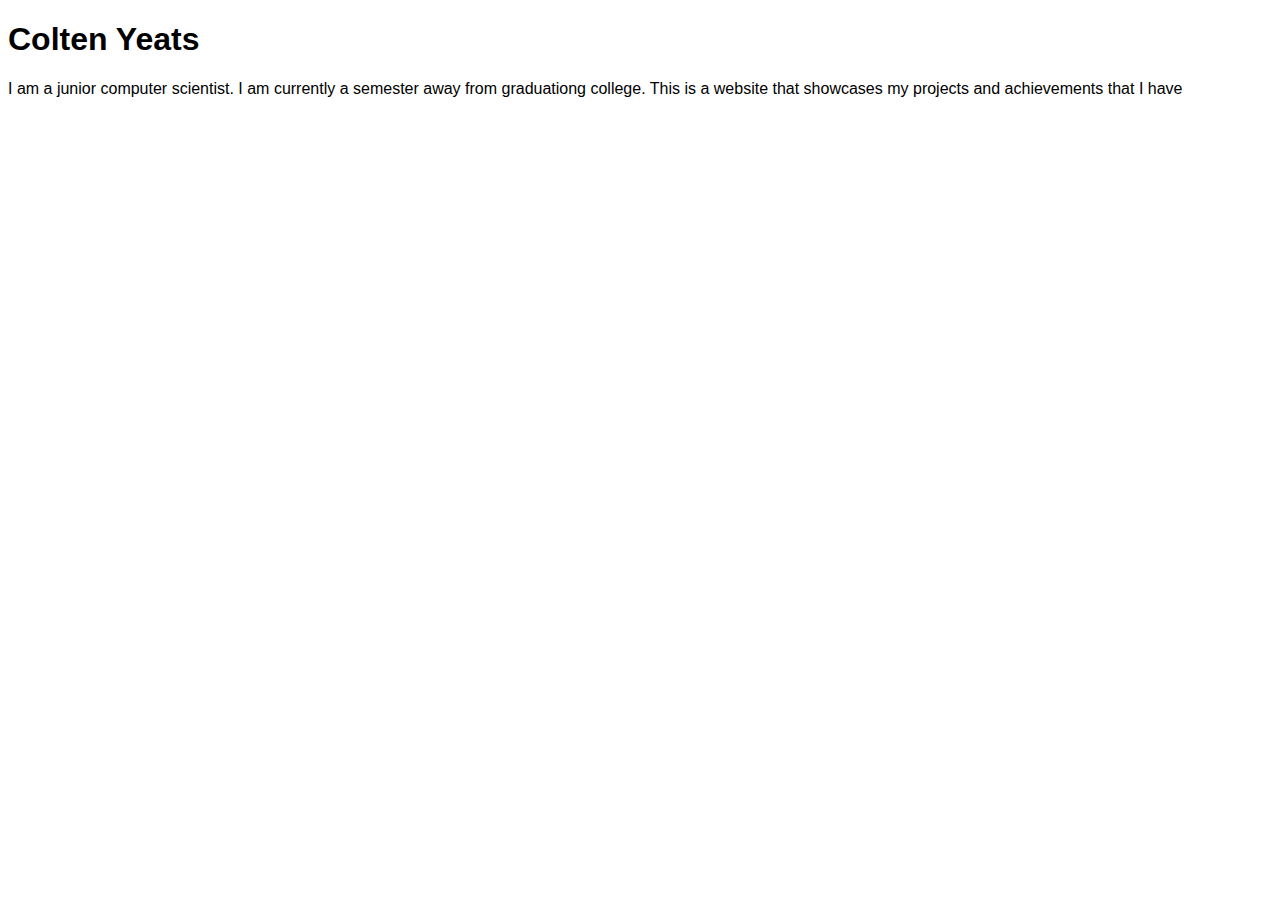
<file: index.html>
<!DOCTYPE html>
<html lang="en">
  <head>
    <meta charset="UTF-8" />
    <meta name="viewport" content="width=device-width, initial-scale=1.0" />
    <title>Colten Yeats: Website Protfolio</title>
    <style>
      #navbar {
        color: #fff4cf;
        display: flex;
        position: absolute;
        top:0%;
        width: 100%;
      }
      .navselect {
        height: 5%;
      }
      a.button {
        padding: 1px 6px;
        border: 1px outset buttonborder;
        border-radius: 3px;
        text-decoration: none;
      }
      body {
        font-family: Arial, sans-serif;
        margin: 1;
        padding: 0;
      }
    </style>
  </head>
  <body>
    <div id="navbar">
        <div class="navselect">
            
        </div>
        <div class="navselect"></div>
        <div class="navselect"></div>
        <div class="navselect"></div>
        <div class="navselect"></div>
    </div>
    <h1>Colten Yeats</h1>
    <p>I am a junior computer scientist. I am currently a semester away from graduationg college. This is a website that showcases my projects and achievements that I have </p>
    <script>
    </script>
  </body>
</html>
</file>
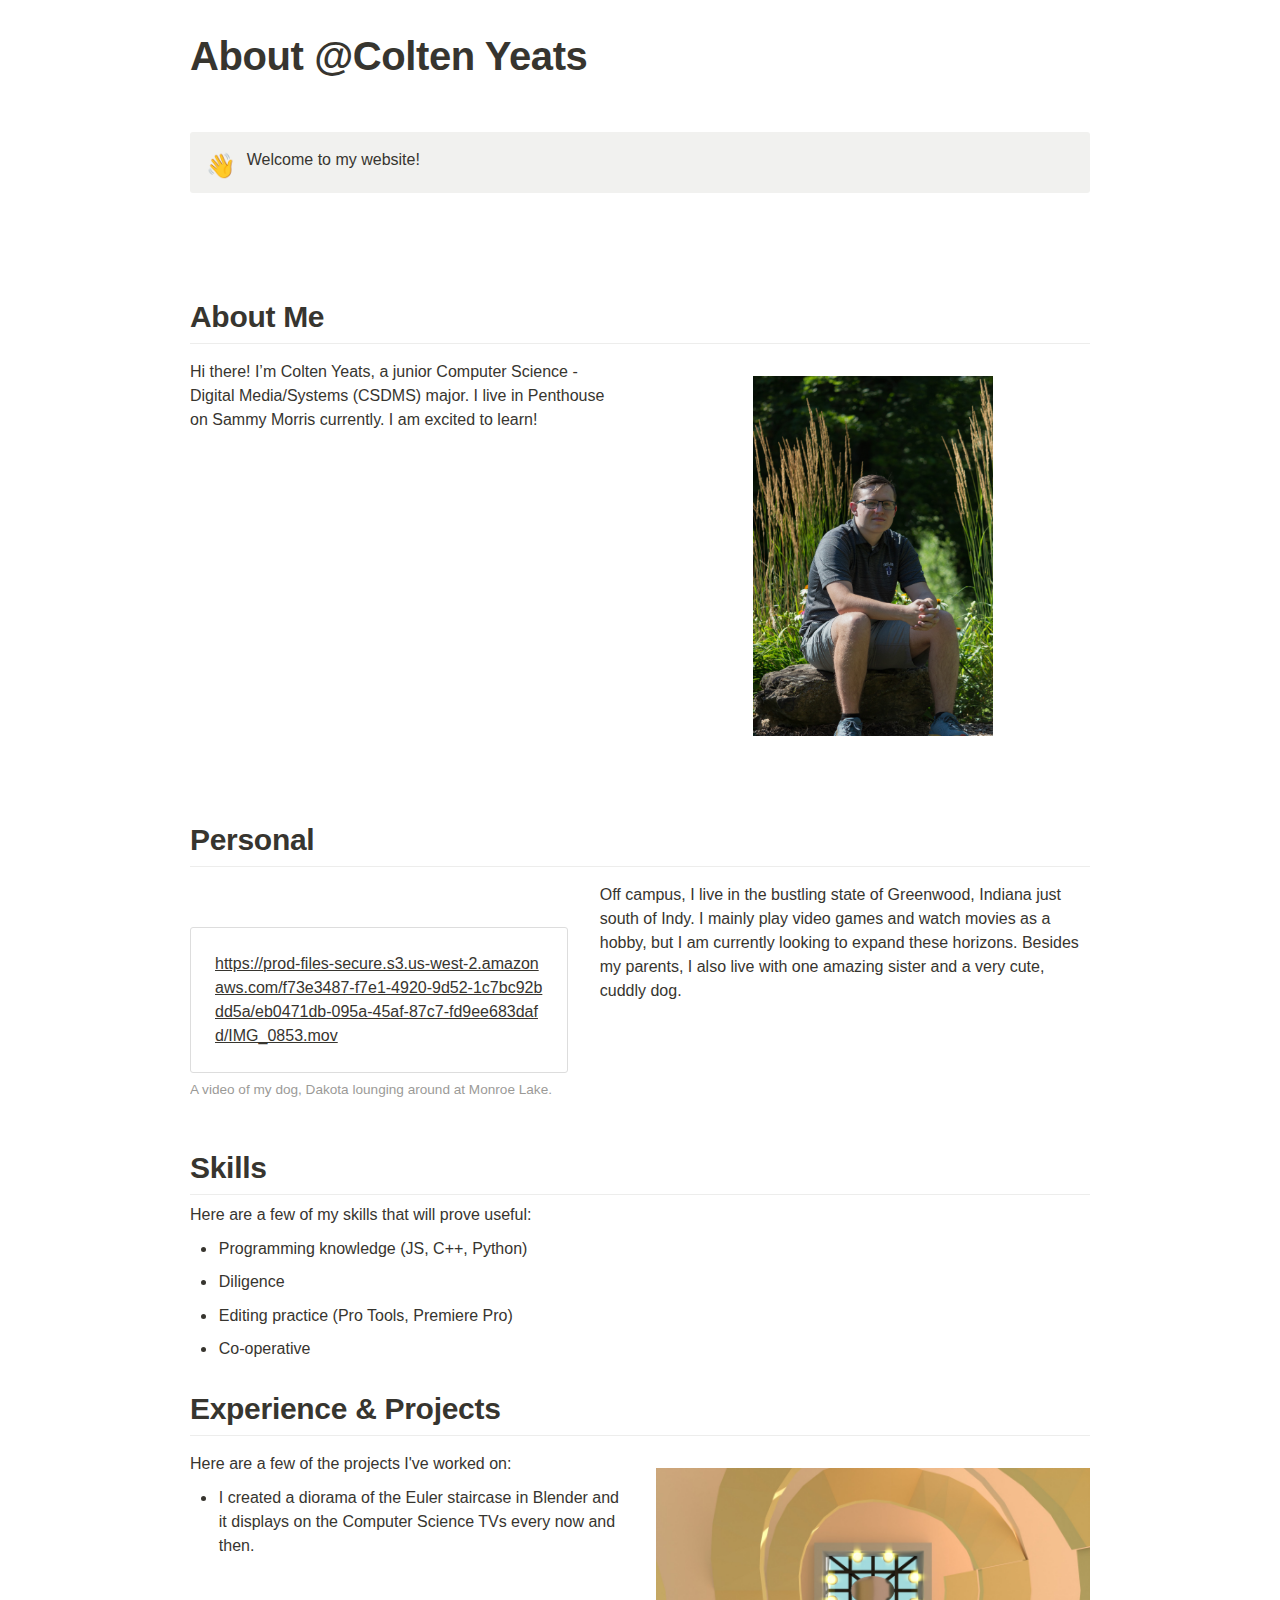
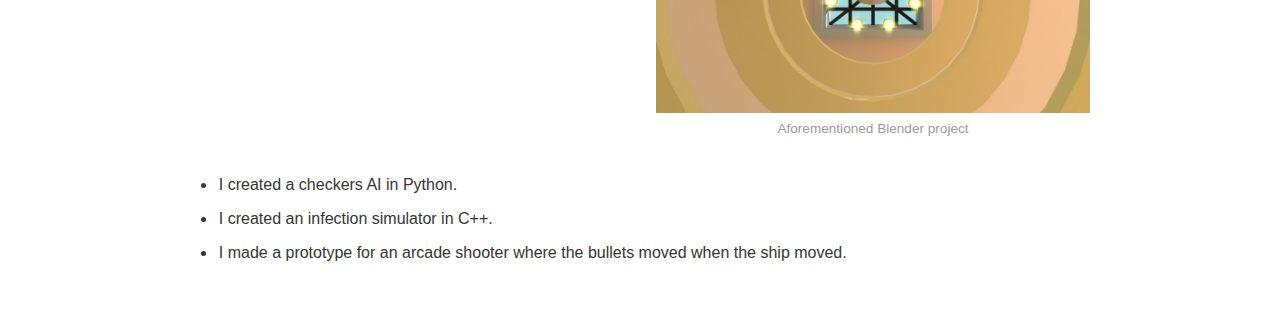
<file: about/index.html>
<html><head><meta http-equiv="Content-Type" content="text/html; charset=utf-8"/><title>About @Colten Yeats</title><style>
/* cspell:disable-file */
/* webkit printing magic: print all background colors */
html {
	-webkit-print-color-adjust: exact;
}
* {
	box-sizing: border-box;
	-webkit-print-color-adjust: exact;
}

html,
body {
	margin: 0;
	padding: 0;
}
@media only screen {
	body {
		margin: 2em auto;
		max-width: 900px;
		color: rgb(55, 53, 47);
	}
}

body {
	line-height: 1.5;
	white-space: pre-wrap;
}

a,
a.visited {
	color: inherit;
	text-decoration: underline;
}

.pdf-relative-link-path {
	font-size: 80%;
	color: #444;
}

h1,
h2,
h3 {
	letter-spacing: -0.01em;
	line-height: 1.2;
	font-weight: 600;
	margin-bottom: 0;
}

.page-title {
	font-size: 2.5rem;
	font-weight: 700;
	margin-top: 0;
	margin-bottom: 0.75em;
}

h1 {
	font-size: 1.875rem;
	margin-top: 1.875rem;
}

h2 {
	font-size: 1.5rem;
	margin-top: 1.5rem;
}

h3 {
	font-size: 1.25rem;
	margin-top: 1.25rem;
}

.source {
	border: 1px solid #ddd;
	border-radius: 3px;
	padding: 1.5em;
	word-break: break-all;
}

.callout {
	border-radius: 3px;
	padding: 1rem;
}

figure {
	margin: 1.25em 0;
	page-break-inside: avoid;
}

figcaption {
	opacity: 0.5;
	font-size: 85%;
	margin-top: 0.5em;
}

mark {
	background-color: transparent;
}

.indented {
	padding-left: 1.5em;
}

hr {
	background: transparent;
	display: block;
	width: 100%;
	height: 1px;
	visibility: visible;
	border: none;
	border-bottom: 1px solid rgba(55, 53, 47, 0.09);
}

img {
	max-width: 100%;
}

@media only print {
	img {
		max-height: 100vh;
		object-fit: contain;
	}
}

@page {
	margin: 1in;
}

.collection-content {
	font-size: 0.875rem;
}

.column-list {
	display: flex;
	justify-content: space-between;
}

.column {
	padding: 0 1em;
}

.column:first-child {
	padding-left: 0;
}

.column:last-child {
	padding-right: 0;
}

.table_of_contents-item {
	display: block;
	font-size: 0.875rem;
	line-height: 1.3;
	padding: 0.125rem;
}

.table_of_contents-indent-1 {
	margin-left: 1.5rem;
}

.table_of_contents-indent-2 {
	margin-left: 3rem;
}

.table_of_contents-indent-3 {
	margin-left: 4.5rem;
}

.table_of_contents-link {
	text-decoration: none;
	opacity: 0.7;
	border-bottom: 1px solid rgba(55, 53, 47, 0.18);
}

table,
th,
td {
	border: 1px solid rgba(55, 53, 47, 0.09);
	border-collapse: collapse;
}

table {
	border-left: none;
	border-right: none;
}

th,
td {
	font-weight: normal;
	padding: 0.25em 0.5em;
	line-height: 1.5;
	min-height: 1.5em;
	text-align: left;
}

th {
	color: rgba(55, 53, 47, 0.6);
}

ol,
ul {
	margin: 0;
	margin-block-start: 0.6em;
	margin-block-end: 0.6em;
}

li > ol:first-child,
li > ul:first-child {
	margin-block-start: 0.6em;
}

ul > li {
	list-style: disc;
}

ul.to-do-list {
	padding-inline-start: 0;
}

ul.to-do-list > li {
	list-style: none;
}

.to-do-children-checked {
	text-decoration: line-through;
	opacity: 0.375;
}

ul.toggle > li {
	list-style: none;
}

ul {
	padding-inline-start: 1.7em;
}

ul > li {
	padding-left: 0.1em;
}

ol {
	padding-inline-start: 1.6em;
}

ol > li {
	padding-left: 0.2em;
}

.mono ol {
	padding-inline-start: 2em;
}

.mono ol > li {
	text-indent: -0.4em;
}

.toggle {
	padding-inline-start: 0em;
	list-style-type: none;
}

/* Indent toggle children */
.toggle > li > details {
	padding-left: 1.7em;
}

.toggle > li > details > summary {
	margin-left: -1.1em;
}

.selected-value {
	display: inline-block;
	padding: 0 0.5em;
	background: rgba(206, 205, 202, 0.5);
	border-radius: 3px;
	margin-right: 0.5em;
	margin-top: 0.3em;
	margin-bottom: 0.3em;
	white-space: nowrap;
}

.collection-title {
	display: inline-block;
	margin-right: 1em;
}

.page-description {
    margin-bottom: 2em;
}

.simple-table {
	margin-top: 1em;
	font-size: 0.875rem;
	empty-cells: show;
}
.simple-table td {
	height: 29px;
	min-width: 120px;
}

.simple-table th {
	height: 29px;
	min-width: 120px;
}

.simple-table-header-color {
	background: rgb(247, 246, 243);
	color: black;
}
.simple-table-header {
	font-weight: 500;
}

time {
	opacity: 0.5;
}

.icon {
	display: inline-block;
	max-width: 1.2em;
	max-height: 1.2em;
	text-decoration: none;
	vertical-align: text-bottom;
	margin-right: 0.5em;
}

img.icon {
	border-radius: 3px;
}

.user-icon {
	width: 1.5em;
	height: 1.5em;
	border-radius: 100%;
	margin-right: 0.5rem;
}

.user-icon-inner {
	font-size: 0.8em;
}

.text-icon {
	border: 1px solid #000;
	text-align: center;
}

.page-cover-image {
	display: block;
	object-fit: cover;
	width: 100%;
	max-height: 30vh;
}

.page-header-icon {
	font-size: 3rem;
	margin-bottom: 1rem;
}

.page-header-icon-with-cover {
	margin-top: -0.72em;
	margin-left: 0.07em;
}

.page-header-icon img {
	border-radius: 3px;
}

.link-to-page {
	margin: 1em 0;
	padding: 0;
	border: none;
	font-weight: 500;
}

p > .user {
	opacity: 0.5;
}

td > .user,
td > time {
	white-space: nowrap;
}

input[type="checkbox"] {
	transform: scale(1.5);
	margin-right: 0.6em;
	vertical-align: middle;
}

p {
	margin-top: 0.5em;
	margin-bottom: 0.5em;
}

.image {
	border: none;
	margin: 1.5em 0;
	padding: 0;
	border-radius: 0;
	text-align: center;
}

.code,
code {
	background: rgba(135, 131, 120, 0.15);
	border-radius: 3px;
	padding: 0.2em 0.4em;
	border-radius: 3px;
	font-size: 85%;
	tab-size: 2;
}

code {
	color: #eb5757;
}

.code {
	padding: 1.5em 1em;
}

.code-wrap {
	white-space: pre-wrap;
	word-break: break-all;
}

.code > code {
	background: none;
	padding: 0;
	font-size: 100%;
	color: inherit;
}

blockquote {
	font-size: 1.25em;
	margin: 1em 0;
	padding-left: 1em;
	border-left: 3px solid rgb(55, 53, 47);
}

.bookmark {
	text-decoration: none;
	max-height: 8em;
	padding: 0;
	display: flex;
	width: 100%;
	align-items: stretch;
}

.bookmark-title {
	font-size: 0.85em;
	overflow: hidden;
	text-overflow: ellipsis;
	height: 1.75em;
	white-space: nowrap;
}

.bookmark-text {
	display: flex;
	flex-direction: column;
}

.bookmark-info {
	flex: 4 1 180px;
	padding: 12px 14px 14px;
	display: flex;
	flex-direction: column;
	justify-content: space-between;
}

.bookmark-image {
	width: 33%;
	flex: 1 1 180px;
	display: block;
	position: relative;
	object-fit: cover;
	border-radius: 1px;
}

.bookmark-description {
	color: rgba(55, 53, 47, 0.6);
	font-size: 0.75em;
	overflow: hidden;
	max-height: 4.5em;
	word-break: break-word;
}

.bookmark-href {
	font-size: 0.75em;
	margin-top: 0.25em;
}

.sans { font-family: ui-sans-serif, -apple-system, BlinkMacSystemFont, "Segoe UI", Helvetica, "Apple Color Emoji", Arial, sans-serif, "Segoe UI Emoji", "Segoe UI Symbol"; }
.code { font-family: "SFMono-Regular", Menlo, Consolas, "PT Mono", "Liberation Mono", Courier, monospace; }
.serif { font-family: Lyon-Text, Georgia, ui-serif, serif; }
.mono { font-family: iawriter-mono, Nitti, Menlo, Courier, monospace; }
.pdf .sans { font-family: Inter, ui-sans-serif, -apple-system, BlinkMacSystemFont, "Segoe UI", Helvetica, "Apple Color Emoji", Arial, sans-serif, "Segoe UI Emoji", "Segoe UI Symbol", 'Twemoji', 'Noto Color Emoji', 'Noto Sans CJK JP'; }
.pdf:lang(zh-CN) .sans { font-family: Inter, ui-sans-serif, -apple-system, BlinkMacSystemFont, "Segoe UI", Helvetica, "Apple Color Emoji", Arial, sans-serif, "Segoe UI Emoji", "Segoe UI Symbol", 'Twemoji', 'Noto Color Emoji', 'Noto Sans CJK SC'; }
.pdf:lang(zh-TW) .sans { font-family: Inter, ui-sans-serif, -apple-system, BlinkMacSystemFont, "Segoe UI", Helvetica, "Apple Color Emoji", Arial, sans-serif, "Segoe UI Emoji", "Segoe UI Symbol", 'Twemoji', 'Noto Color Emoji', 'Noto Sans CJK TC'; }
.pdf:lang(ko-KR) .sans { font-family: Inter, ui-sans-serif, -apple-system, BlinkMacSystemFont, "Segoe UI", Helvetica, "Apple Color Emoji", Arial, sans-serif, "Segoe UI Emoji", "Segoe UI Symbol", 'Twemoji', 'Noto Color Emoji', 'Noto Sans CJK KR'; }
.pdf .code { font-family: Source Code Pro, "SFMono-Regular", Menlo, Consolas, "PT Mono", "Liberation Mono", Courier, monospace, 'Twemoji', 'Noto Color Emoji', 'Noto Sans Mono CJK JP'; }
.pdf:lang(zh-CN) .code { font-family: Source Code Pro, "SFMono-Regular", Menlo, Consolas, "PT Mono", "Liberation Mono", Courier, monospace, 'Twemoji', 'Noto Color Emoji', 'Noto Sans Mono CJK SC'; }
.pdf:lang(zh-TW) .code { font-family: Source Code Pro, "SFMono-Regular", Menlo, Consolas, "PT Mono", "Liberation Mono", Courier, monospace, 'Twemoji', 'Noto Color Emoji', 'Noto Sans Mono CJK TC'; }
.pdf:lang(ko-KR) .code { font-family: Source Code Pro, "SFMono-Regular", Menlo, Consolas, "PT Mono", "Liberation Mono", Courier, monospace, 'Twemoji', 'Noto Color Emoji', 'Noto Sans Mono CJK KR'; }
.pdf .serif { font-family: PT Serif, Lyon-Text, Georgia, ui-serif, serif, 'Twemoji', 'Noto Color Emoji', 'Noto Serif CJK JP'; }
.pdf:lang(zh-CN) .serif { font-family: PT Serif, Lyon-Text, Georgia, ui-serif, serif, 'Twemoji', 'Noto Color Emoji', 'Noto Serif CJK SC'; }
.pdf:lang(zh-TW) .serif { font-family: PT Serif, Lyon-Text, Georgia, ui-serif, serif, 'Twemoji', 'Noto Color Emoji', 'Noto Serif CJK TC'; }
.pdf:lang(ko-KR) .serif { font-family: PT Serif, Lyon-Text, Georgia, ui-serif, serif, 'Twemoji', 'Noto Color Emoji', 'Noto Serif CJK KR'; }
.pdf .mono { font-family: PT Mono, iawriter-mono, Nitti, Menlo, Courier, monospace, 'Twemoji', 'Noto Color Emoji', 'Noto Sans Mono CJK JP'; }
.pdf:lang(zh-CN) .mono { font-family: PT Mono, iawriter-mono, Nitti, Menlo, Courier, monospace, 'Twemoji', 'Noto Color Emoji', 'Noto Sans Mono CJK SC'; }
.pdf:lang(zh-TW) .mono { font-family: PT Mono, iawriter-mono, Nitti, Menlo, Courier, monospace, 'Twemoji', 'Noto Color Emoji', 'Noto Sans Mono CJK TC'; }
.pdf:lang(ko-KR) .mono { font-family: PT Mono, iawriter-mono, Nitti, Menlo, Courier, monospace, 'Twemoji', 'Noto Color Emoji', 'Noto Sans Mono CJK KR'; }
.highlight-default {
	color: rgba(55, 53, 47, 1);
}
.highlight-gray {
	color: rgba(120, 119, 116, 1);
	fill: rgba(120, 119, 116, 1);
}
.highlight-brown {
	color: rgba(159, 107, 83, 1);
	fill: rgba(159, 107, 83, 1);
}
.highlight-orange {
	color: rgba(217, 115, 13, 1);
	fill: rgba(217, 115, 13, 1);
}
.highlight-yellow {
	color: rgba(203, 145, 47, 1);
	fill: rgba(203, 145, 47, 1);
}
.highlight-teal {
	color: rgba(68, 131, 97, 1);
	fill: rgba(68, 131, 97, 1);
}
.highlight-blue {
	color: rgba(51, 126, 169, 1);
	fill: rgba(51, 126, 169, 1);
}
.highlight-purple {
	color: rgba(144, 101, 176, 1);
	fill: rgba(144, 101, 176, 1);
}
.highlight-pink {
	color: rgba(193, 76, 138, 1);
	fill: rgba(193, 76, 138, 1);
}
.highlight-red {
	color: rgba(212, 76, 71, 1);
	fill: rgba(212, 76, 71, 1);
}
.highlight-gray_background {
	background: rgba(241, 241, 239, 1);
}
.highlight-brown_background {
	background: rgba(244, 238, 238, 1);
}
.highlight-orange_background {
	background: rgba(251, 236, 221, 1);
}
.highlight-yellow_background {
	background: rgba(251, 243, 219, 1);
}
.highlight-teal_background {
	background: rgba(237, 243, 236, 1);
}
.highlight-blue_background {
	background: rgba(231, 243, 248, 1);
}
.highlight-purple_background {
	background: rgba(244, 240, 247, 0.8);
}
.highlight-pink_background {
	background: rgba(249, 238, 243, 0.8);
}
.highlight-red_background {
	background: rgba(253, 235, 236, 1);
}
.block-color-default {
	color: inherit;
	fill: inherit;
}
.block-color-gray {
	color: rgba(120, 119, 116, 1);
	fill: rgba(120, 119, 116, 1);
}
.block-color-brown {
	color: rgba(159, 107, 83, 1);
	fill: rgba(159, 107, 83, 1);
}
.block-color-orange {
	color: rgba(217, 115, 13, 1);
	fill: rgba(217, 115, 13, 1);
}
.block-color-yellow {
	color: rgba(203, 145, 47, 1);
	fill: rgba(203, 145, 47, 1);
}
.block-color-teal {
	color: rgba(68, 131, 97, 1);
	fill: rgba(68, 131, 97, 1);
}
.block-color-blue {
	color: rgba(51, 126, 169, 1);
	fill: rgba(51, 126, 169, 1);
}
.block-color-purple {
	color: rgba(144, 101, 176, 1);
	fill: rgba(144, 101, 176, 1);
}
.block-color-pink {
	color: rgba(193, 76, 138, 1);
	fill: rgba(193, 76, 138, 1);
}
.block-color-red {
	color: rgba(212, 76, 71, 1);
	fill: rgba(212, 76, 71, 1);
}
.block-color-gray_background {
	background: rgba(241, 241, 239, 1);
}
.block-color-brown_background {
	background: rgba(244, 238, 238, 1);
}
.block-color-orange_background {
	background: rgba(251, 236, 221, 1);
}
.block-color-yellow_background {
	background: rgba(251, 243, 219, 1);
}
.block-color-teal_background {
	background: rgba(237, 243, 236, 1);
}
.block-color-blue_background {
	background: rgba(231, 243, 248, 1);
}
.block-color-purple_background {
	background: rgba(244, 240, 247, 0.8);
}
.block-color-pink_background {
	background: rgba(249, 238, 243, 0.8);
}
.block-color-red_background {
	background: rgba(253, 235, 236, 1);
}
.select-value-color-interactiveBlue { background-color: rgba(35, 131, 226, .07); }
.select-value-color-pink { background-color: rgba(245, 224, 233, 1); }
.select-value-color-purple { background-color: rgba(232, 222, 238, 1); }
.select-value-color-green { background-color: rgba(219, 237, 219, 1); }
.select-value-color-gray { background-color: rgba(227, 226, 224, 1); }
.select-value-color-translucentGray { background-color: rgba(255, 255, 255, 0.0375); }
.select-value-color-orange { background-color: rgba(250, 222, 201, 1); }
.select-value-color-brown { background-color: rgba(238, 224, 218, 1); }
.select-value-color-red { background-color: rgba(255, 226, 221, 1); }
.select-value-color-yellow { background-color: rgba(253, 236, 200, 1); }
.select-value-color-blue { background-color: rgba(211, 229, 239, 1); }
.select-value-color-pageGlass { background-color: undefined; }
.select-value-color-washGlass { background-color: undefined; }

.checkbox {
	display: inline-flex;
	vertical-align: text-bottom;
	width: 16;
	height: 16;
	background-size: 16px;
	margin-left: 2px;
	margin-right: 5px;
}

.checkbox-on {
	background-image: url("data:image/svg+xml;charset=UTF-8,%3Csvg%20width%3D%2216%22%20height%3D%2216%22%20viewBox%3D%220%200%2016%2016%22%20fill%3D%22none%22%20xmlns%3D%22http%3A%2F%2Fwww.w3.org%2F2000%2Fsvg%22%3E%0A%3Crect%20width%3D%2216%22%20height%3D%2216%22%20fill%3D%22%2358A9D7%22%2F%3E%0A%3Cpath%20d%3D%22M6.71429%2012.2852L14%204.9995L12.7143%203.71436L6.71429%209.71378L3.28571%206.2831L2%207.57092L6.71429%2012.2852Z%22%20fill%3D%22white%22%2F%3E%0A%3C%2Fsvg%3E");
}

.checkbox-off {
	background-image: url("data:image/svg+xml;charset=UTF-8,%3Csvg%20width%3D%2216%22%20height%3D%2216%22%20viewBox%3D%220%200%2016%2016%22%20fill%3D%22none%22%20xmlns%3D%22http%3A%2F%2Fwww.w3.org%2F2000%2Fsvg%22%3E%0A%3Crect%20x%3D%220.75%22%20y%3D%220.75%22%20width%3D%2214.5%22%20height%3D%2214.5%22%20fill%3D%22white%22%20stroke%3D%22%2336352F%22%20stroke-width%3D%221.5%22%2F%3E%0A%3C%2Fsvg%3E");
}
	
</style></head><body><article id="4f8fcb15-672f-4ce6-8bc8-a2fc01748e0d" class="page sans"><header><h1 class="page-title">About <span class="user">@Colten Yeats</span></h1><p class="page-description"></p><table class="properties"><tbody></tbody></table></header><div class="page-body"><figure class="block-color-gray_background callout" style="white-space:pre-wrap;display:flex" id="a1ea4a8c-e673-41e4-85c7-47c721f3cb62"><div style="font-size:1.5em"><span class="icon">👋</span></div><div style="width:100%">Welcome to my website!</div></figure><p id="0a6dbe16-ec46-4a15-9f4a-11fbf9670710" class="">
</p><p id="12d255ef-1500-4043-b1c7-9652f5dae064" class="">
</p><h1 id="c0b7a973-cd39-45bb-964b-cf694a3ee46d" class="">About Me</h1><hr id="01af7468-19a0-4072-bdbc-936342b0d1db"/><div id="bc438d16-b4c4-4e25-a5f1-d389bf2ff6d2" class="column-list"><div id="36eeee1f-54a3-4d88-8fe1-43ca203f6d3e" style="width:50.000000000000014%" class="column"><p id="bb3b55bc-30e6-4608-9494-293accd78bf7" class="">Hi there! I’m Colten Yeats, a junior Computer Science - Digital Media/Systems (CSDMS) major. I live in Penthouse on Sammy Morris currently. I am excited to learn!</p></div><div id="22e7fa48-d00e-4efa-ba49-42af9eab757f" style="width:50%" class="column"><figure id="2cb8f75e-78b6-476a-848f-4adccb0e4953" class="image"><a href="About%20@Colten%20Yeats%204f8fcb15672f4ce68bc8a2fc01748e0d/766D36FF-583A-4FB8-8D60-F71B8CEE793A.jpg"><img style="width:240px" src="About%20@Colten%20Yeats%204f8fcb15672f4ce68bc8a2fc01748e0d/766D36FF-583A-4FB8-8D60-F71B8CEE793A.jpg"/></a></figure></div></div><p id="56a5a1ae-4ca2-4f26-a33d-d1fbf6468239" class="">
</p><h1 id="b40d95ab-3926-455d-955f-f90e29d5ec9d" class="">Personal</h1><hr id="1aae7226-03a7-41d7-9ff8-7f3486eefffb"/><div id="10493334-76c9-4880-b3ce-190be8c61668" class="column-list"><div id="3af57b22-0587-414d-bf8a-9629c49383dd" style="width:43.75%" class="column"><p id="f78493a0-a0c8-4727-a134-d0c256b3427f" class="">
</p><figure id="d4302d3d-a3d3-4d68-80ac-92ffbb32e0b4"><div class="source"><a href="About%20@Colten%20Yeats%204f8fcb15672f4ce68bc8a2fc01748e0d/IMG_0853.mov">https://prod-files-secure.s3.us-west-2.amazonaws.com/f73e3487-f7e1-4920-9d52-1c7bc92bdd5a/eb0471db-095a-45af-87c7-fd9ee683dafd/IMG_0853.mov</a></div><figcaption>A video of my dog, Dakota lounging around at Monroe Lake.</figcaption></figure></div><div id="1e05f3ab-6ee6-4055-9801-36f3fbf4f9c6" style="width:56.25%" class="column"><p id="2adc7230-0716-4367-a3d4-ec63e9f868dc" class="">Off campus, I live in the bustling state of Greenwood, Indiana just south of Indy. I mainly play video games and watch movies as a hobby, but I am currently looking to expand these horizons. Besides my parents, I also live with one amazing sister and a very cute, cuddly dog. </p><p id="245d3395-17c9-4660-b25b-18f00acb3880" class="">
</p></div></div><h1 id="35c85226-e42e-43ee-b22d-7d9f75900d64" class="">Skills</h1><hr id="8ee5eab3-ca7a-4c59-9fcc-65369d46c376"/><p id="7e83468d-6571-42e5-b524-909ab42de113" class="">Here are a few of my skills that will prove useful:</p><ul id="a2e4153e-bb58-4220-b9a5-16b37dea84db" class="bulleted-list"><li style="list-style-type:disc">Programming knowledge (JS, C++, Python)</li></ul><ul id="ff87349c-1708-4a99-a4dc-29d2c99e0c1e" class="bulleted-list"><li style="list-style-type:disc">Diligence</li></ul><ul id="6e2d6588-059e-4b3f-9d76-491118dab4a0" class="bulleted-list"><li style="list-style-type:disc">Editing practice (Pro Tools, Premiere Pro)</li></ul><ul id="6ad36ba6-8506-4fbc-8914-fdd33d4302d5" class="bulleted-list"><li style="list-style-type:disc">Co-operative</li></ul><h1 id="8b140af8-34ec-45b6-930c-f5e88485690c" class="">Experience &amp; Projects</h1><hr id="0345ce04-185a-4d84-ae20-28c117ee4e7c"/><div id="3a7f3dd4-1353-4a76-8378-0d6584eb1fd6" class="column-list"><div id="ba8c2f82-211d-4a3a-a78d-276c9296987c" style="width:50%" class="column"><p id="1289d8eb-6ee1-4922-8968-8f53177125d2" class="">Here are a few of the projects I&#x27;ve worked on:</p><ul id="d4f38522-c0a5-4e15-85eb-05d8387eef04" class="bulleted-list"><li style="list-style-type:disc">I created a diorama of the Euler staircase in Blender and it displays on the Computer Science TVs every now and then.</li></ul></div><div id="7124efb6-fe7e-420a-8079-493baa23b7f1" style="width:50%" class="column"><figure id="d360c0d8-50bc-40b3-93bb-ed9c0c155811" class="image"><a href="About%20@Colten%20Yeats%204f8fcb15672f4ce68bc8a2fc01748e0d/staircase.jpg"><img style="width:1920px" src="About%20@Colten%20Yeats%204f8fcb15672f4ce68bc8a2fc01748e0d/staircase.jpg"/></a><figcaption>Aforementioned Blender project</figcaption></figure></div></div><ul id="881b03c6-ec41-4bcf-bdc7-73ba7318bcd8" class="bulleted-list"><li style="list-style-type:disc">I created a checkers AI in Python.</li></ul><ul id="da767c42-21a4-4b09-bf8c-deac1089dd49" class="bulleted-list"><li style="list-style-type:disc">I created an infection simulator in C++.</li></ul><ul id="60f4b6af-2d35-4891-888e-2c511d826bcc" class="bulleted-list"><li style="list-style-type:disc">I made a prototype for an arcade shooter where the bullets moved when the ship moved.</li></ul><p id="50e4febf-02bd-4b5a-9f8d-173ae46a7657" class="">
</p></div></article></body></html>
</file>
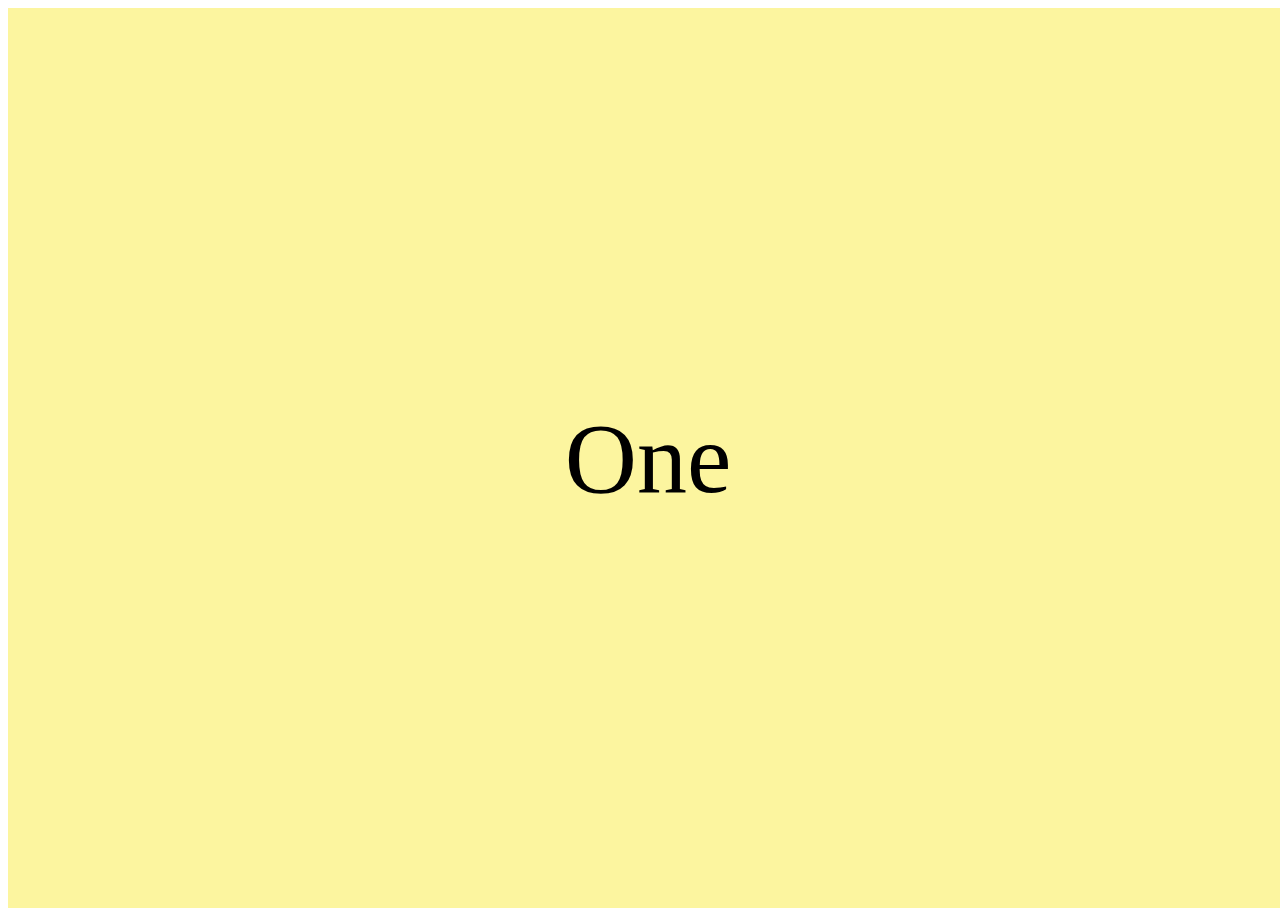
<file: animated-loading-page/index.html>
<!DOCTYPE html>
<html lang="en">
  <head>
    <meta charset="UTF-8" />
    <meta name="viewport" content="width=device-width, initial-scale=1.0" />
    <title>CSS Animation Playground</title>
    <style>
        /* CSS goes here */
        body {
            overflow-y: hidden;
        }

        .container {
            width: 100vw;
            height: 100vh;
        }
        .content-wrapper {
            width: 100vw;
            white-space: nowrap;
        }
        .section {
            width: 100vw;
            height: 100vh;
            display: inline-block;
            position: relative;

        }
        .section div{
            font-size: 100px;
            color:black;
            position: absolute;
            top: 50%;
            left: 50%;
            transform: translateX(-50%) translateY(-50%);
        }
        .one {
            background-color: #fcf59f;
        }
        .two {
            background-color: #9ffbfc;
        }
        .three {
            background-color: #fc9fce;
        }
        .four {
            background-color: #a4fc9f;
        }
        .five {
            background-color: #fcd49f;
        }
    </style>
  </head>
  <body>
    <!--place containers here-->
    <div class="container">
        <div class="content-wrapper">
            <div class="section one">
                <div>One</div>
            </div>
            <div class="section two">
                <div>Two</div>
            </div>
            <div class="section three">
                <div>Three</div>
            </div>
            <div class="section four">
                <div>Four</div>
            </div>
            <div class="section five">
                <div>Five</div>
            </div>
        </div>
    </div>
    <script>
        //JS goes here
    </script>
  </body>
</html>
</file>
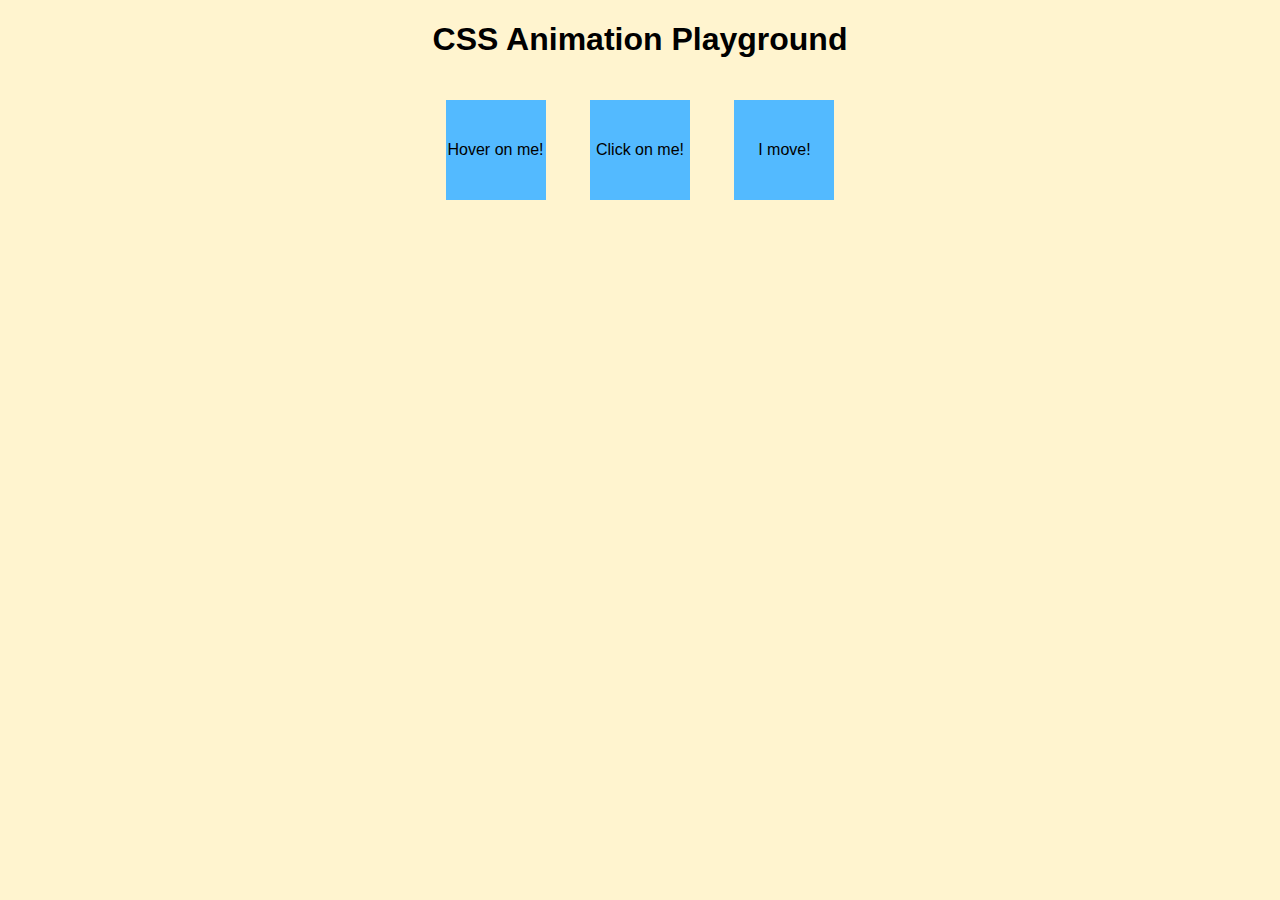
<file: css-animation-intro/index.html>
<!DOCTYPE html>
<html lang="en">
  <head>
    <meta charset="UTF-8" />
    <meta name="viewport" content="width=device-width, initial-scale=1.0" />
    <title>CSS Animation Playground</title>
    <style>

      #element1:hover {
        background: hotpink;
        animation-name: spin;
        animation-duration: 3s;
        animation-fill-mode: both;
        animation-iteration-count: infinite;
        animation-timing-function: linear;
      }

      @keyframes spin{
        from{ transform: rotateZ(0)}
        to{ transform: rotateZ(360deg)}
      }

      #element2 {
        /* Add element 2 animations here */
        animation-fill-mode: both;
        animation-iteration-count: 2;
        animation-direction: alternate;
      }

      #element2.clicked {
        animation-name: boomerang;
        animation-duration: 3s;
      }

      @keyframes boomerang{
        from{ transform: translateY(0) rotateZ(0)}
        to{ transform: translateY(500px) rotateZ(360deg)}
      }

      #element3 {
        /* Add element 3 animations here */
        animation-name: disappear;
        animation-duration: 10s;
      }

      @keyframes disappear{
        0%{ transform: translateY(0)}
        50%{ transform: translateY(500px) scale(1,1);
        transition: opacity 0;}
        60%{ transform: translateY(350px) scale(0,0);}
        65%{ transform: translateY(0) scale(0,0) translateX(500px);
        transition: opacity 1;}
        70%{ transform: scale(1,1)}
        100%{ transform: translateX(0)}
      }

      .animated-element {
        width: 100px;
        height: 100px;
        background-color: #53baff;
        margin: 20px;
        display: inline-flex; /* Use flex to center text vertically */
        align-items: center; /* Center vertically */
        justify-content: center; /* Center horizontally */
        text-align: center; /* Center text horizontally */

        /* You can add animation/transition code to all elements here */
      }

      body {
        background-color: #fff4cf;
        font-family: Arial, sans-serif;
        text-align: center;
        margin: 0;
        padding: 0;
      }
    </style>
  </head>
  <body>
    <h1>CSS Animation Playground</h1>
    <div class="animated-element" id="element1">Hover on me!</div>

    <div class="animated-element" id="element2">Click on me!</div>

    <div class="animated-element" id="element3">I move!</div>

    <!-- You can add more elements here -->

    <script>
      // JavaScript for adding interactivity (if needed)
      
      const element2 = document.getElementById("element2");
      element.addEventListener("click", (event) => {
        event.element2.classList.toggle("clicked");
      });

      // For example: if you want to add a class when an element gets clicked, use code similar to:
      // const elementX = document.getElementById("elementX");
      // elementX.addEventListener("click", () => {
      // elementX.classList.toggle("clicked"); // Adds "clicked" class if it's not there, otherwise it removes it
      // });
    </script>
  </body>
</html>
</file>
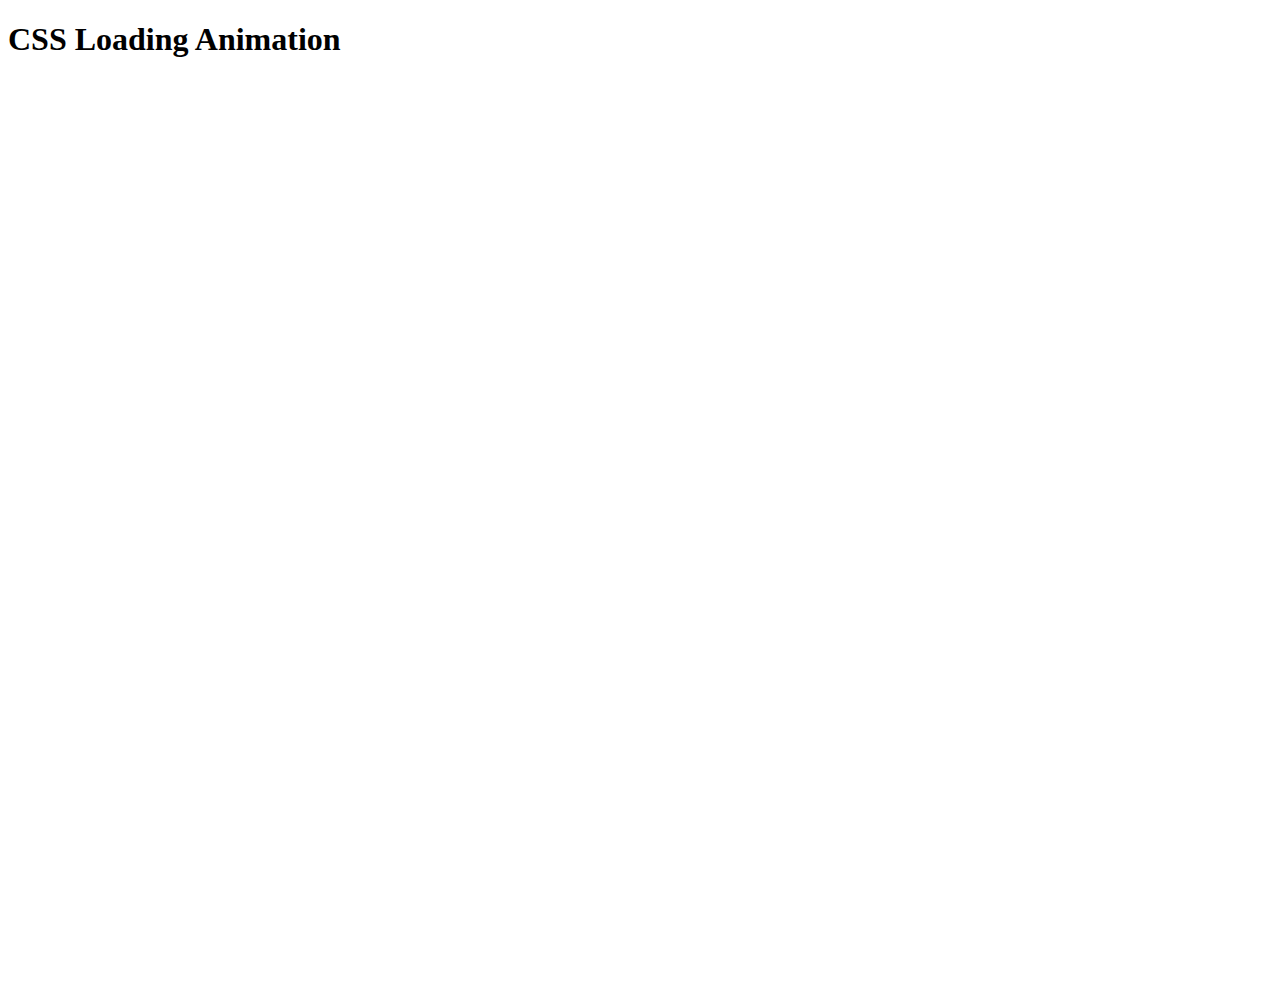
<file: css-animation-loading-test/index.html>
<!DOCTYPE html>
<html lang="en">
  <head>
    <meta charset="UTF-8" />
    <meta name="viewport" content="width=device-width, initial-scale=1.0" />
    <title>CSS Loading Animation</title>
    <style>
      .container {
        display: flex;
        justify-content: center;
        align-items: center;
        height: 100vh; /* This centers vertically */
        perspective: 1000px; /* Adjust the perspective depth */
      }
      .animated-element {
        opacity: 0%;
        position: absolute;
        width: 15px;
        height: 15px;
        background: maroon;
        border-radius: 50%;
        animation: spiral 3s linear 0s infinite;
      }
      .animated-element:nth-child(1) {
        animation-delay: 0.2s;
      }
      .animated-element:nth-child(2) {
        animation-delay: 0.4s;
      }
      .animated-element:nth-child(3) {
        animation-delay: 0.6s;
      }
      .animated-element:nth-child(4) {
        animation-delay: 0.8s;
      }
      .animated-element:nth-child(5) {
        animation-delay: 1s;
      }
      .animated-element:nth-child(6) {
        animation-delay: 1.2s;
      }
      .animated-element:nth-child(7) {
        animation-delay: 1.4s;
      }
      @keyframes spiral {
        0% {
            opacity: 100%;
            transform: rotateY(0deg) rotateZ(0deg) translateX(20px) scale(50%);
        }
        12.5% {
            transform: rotateY(45deg) rotateZ(90deg) translateX(20px) scale(100%);
        }
        25% {
            transform: rotateY(90deg) rotateZ(180deg) translateX(20px) scale(50%);
        }
        37.5% {
            transform: rotateY(135deg) rotateZ(270deg) translateX(20px) scale(100%);
        }
        50% {
            transform: rotateY(180deg) rotateZ(360deg) translateX(20px) scale(50%);
        }
        62.5% {
            transform: rotateY(215deg) rotateZ(90deg) translateX(20px) scale(50%);
        }
        75% {
            transform: rotateY(270deg) rotateZ(180deg) translateX(20px) scale(100%);
        }
        87.5% {
            transform: rotateY(315deg) rotateZ(270deg) translateX(20px) scale(50%);
        }
        100% {
            opacity: 100%;
            transform: rotateY(360deg) rotateZ(360deg) translateX(20px) scale(50%);
        }
      }
    </style>
  </head>
  <body>
    <h1>CSS Loading Animation</h1>
    <div class="container">
        <div class="animated-element"></div>
        <div class="animated-element"></div>
        <div class="animated-element"></div>
        <div class="animated-element"></div>
        <div class="animated-element"></div>
        <div class="animated-element"></div>
        <div class="animated-element"></div>
        <div class="animated-element"></div>
         <!-- Put your divs here    -->
    </div>
  </body>
</html>
</file>
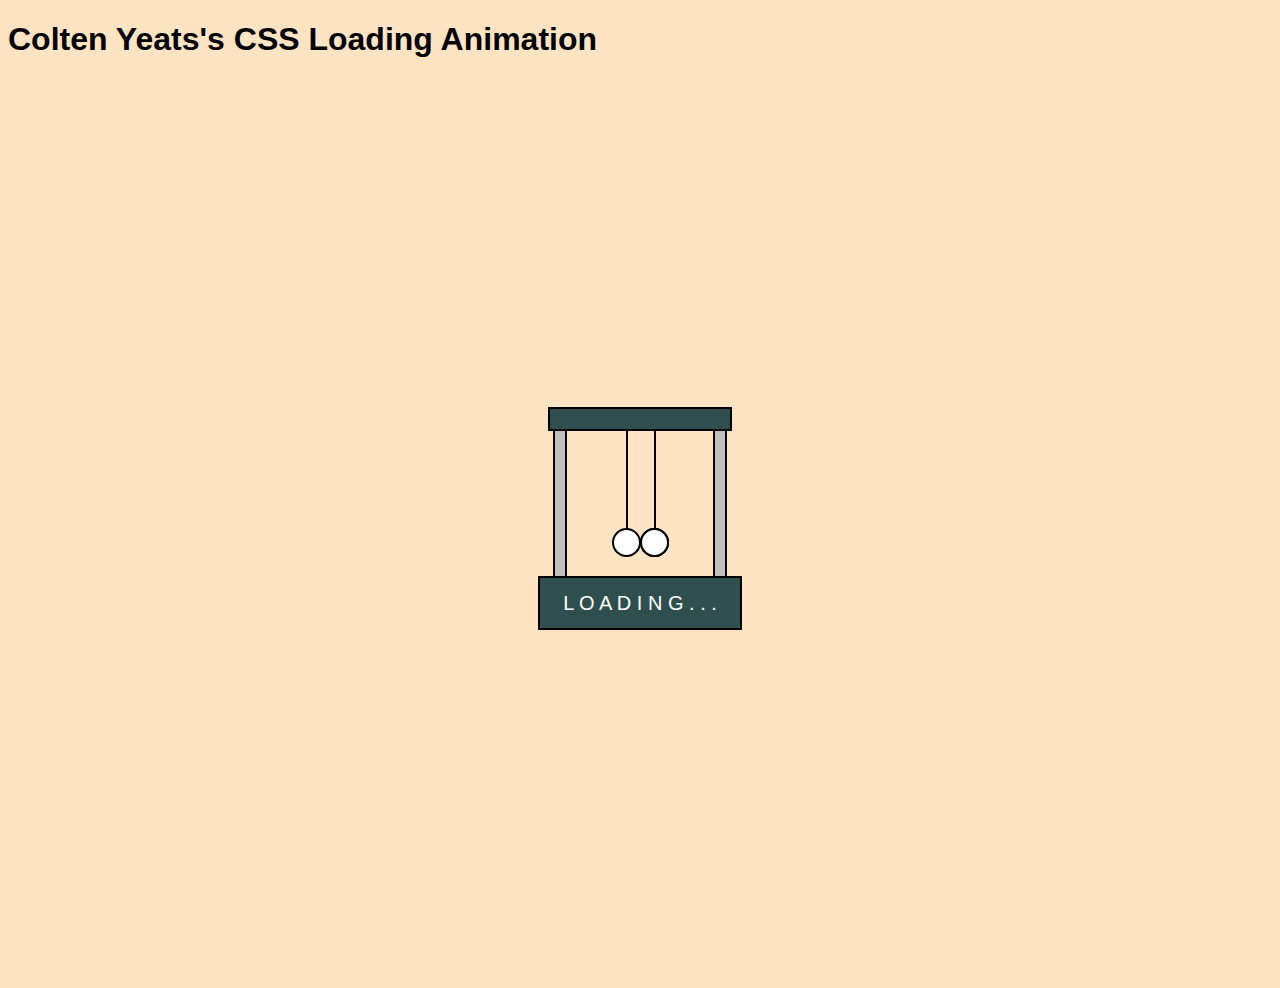
<file: css-loading-animation/index.html>
<!DOCTYPE html>
<html lang="en">
  <head>
    <meta charset="UTF-8" />
    <meta name="viewport" content="width=device-width, initial-scale=1.0" />
    <title>Colten Yeats's CSS Loading Animation</title>
    <style>
      body{
        background: bisque;
      }
      .container {
        display: flex;
        justify-content: center;
        align-items: center;
        height: 100vh; /* This centers vertically */
        perspective: 1000px; /* Adjust the perspective depth */
      }
      h1{
        font-family: Geneva, Verdana, Tahoma, sans-serif;
      }
      .top {
        display: flex;
        order: 3;
        position: absolute;
        background-color: darkslategray;
        height: 20px;
        width: 180px;
        transform: translateX(-85px) translateY(-48px);
        border: solid 2px black;
      }
      .bottom {
        display: flex;
        align-items: center;
        justify-content: center;
        order: 3;
        position: absolute;
        background-color: darkslategrey;
        color: white;
        font-family: Tahoma, Geneva, Verdana, sans-serif;
        font-size: 20px;
        height: 50px;
        width: 200px;
        transform: translateX(-95px) translateY(121px);
        border: solid 2px black;
      }
      .left {
        display: flex;
        order: 2;
        position: absolute;
        background-color: silver;
        height: 145px;
        width: 10px;
        transform: translateX(-80px) translateY(-26px); 
        border: solid 2px black;
      }
      .right {
        display: flex;
        order: 2;
        background-color: silver;
        height: 145px;
        width: 10px;
        transform: translateX(80px) translateY(-26px);
        border: solid 2px black;
      }
      .cradle {
        display: flex;
        order: 3;
        position: absolute;
        transform: translateY(-2px);
      }
      #pdl1 {
        transform-origin: top;
        animation: left-sway 1s linear infinite
      }
      #pdl2 {
        transform: translateX(-28px);
      }
      #pdl3 {
        transform: translateX(0px);
      }
      #pdl4 {
        transform-origin: top;
        animation: right-sway 1s linear infinite
      }
      @keyframes left-sway {
        0%{
          transform: translateX(-100px) translateY(-10px) rotateZ(20deg)
        }
        25%{
          transform: translateX(-56px) rotateZ(0deg)
        }
        50% {
          transform: translateX(-56px) rotateZ(0deg)
        }
        75%{
          transform: translateX(-56px) rotateZ(0deg)
        }
        100%{
          transform: translateX(-100px) translateY(-10px) rotateZ(20deg)
        }
      }
      @keyframes right-sway {
        0%{
          transform: translateX(28px) rotateZ(0deg)
        }
        25% {
          transform: translateX(28px) rotateZ(0deg)
        }
        50% {
          transform: translateX(75px) translateY(0px) rotateZ(-20deg)
        }
        75% {
          transform: translateX(28px) rotateZ(0deg)
        }
        100%{
          transform: translateX(28px) rotateZ(0deg)
        }
      }
      .ball {
        position: absolute;
        width: 25px;
        height: 25px;
        background: white;
        border-style: solid;
        border-width: 2px;
        border-color: black;
        border-radius: 50%;
      }
      #red {
        animation: ball-red-change 1s linear infinite
      }
      #yellow{
        animation: ball-yellow-change 1s linear infinite
      }
      #green{
        animation: ball-green-change 1s linear infinite
      }
      #blue {
        animation: ball-blue-change 1s linear infinite
      }
      @keyframes ball-red-change {
        0%{
          background-color: lightcoral
        }
        25% {
          background-color: lightcoral;
        }
        50% {
          background-color: white; 
        }
        75% {
          background-color: white;
        }
        80% {
          background-color: lightcoral;
        }
        100%{
          background-color: lightcoral
        }
      }
      @keyframes ball-yellow-change {
        0%{
          background-color: white;
        }
        25% {
          background-color: white;
        }
        30% {
          background-color: rgb(246, 246, 98);
        }
        50% {
          background-color: white; 
        }
        75% {
          background-color: white;
        }
        80% {
          background-color: rgb(246, 246, 98);
        }
        100%{
          background-color: white;
        }
      }
      @keyframes ball-green-change {
        0%{
          background-color: white;
        }
        25% {
          background-color: white;
        }
        30% {
          background-color: rgb(94, 253, 115);
        }
        50% {
          background-color: white; 
        }
        75% {
          background-color: white;
        }
        80% {
          background-color: rgb(94, 253, 115);
        }
        100%{
          background-color: white;
        }
      }
      @keyframes ball-blue-change {
        0%{
          background-color: white;
        }
        25% {
          background-color: white;
        }
        30% {
          background-color: skyblue;
        }
        50% {
          background-color: skyblue; 
        }
        75% {
          background-color: skyblue;
        }
        100%{
          background-color: white;
        }
      }
      .tether {
        position: absolute;
        width: 2px;
        height: 100px;
        background: black;
        transform: translateX(14px) translateY(-98px)
      }
      
    </style>
  </head>
  <body>
    <h1>Colten Yeats's CSS Loading Animation</h1>
    <div class="container">
      <div class="support">
        <div class="top"></div>
        <div class="bottom">L O A D I N G . . .</div>
        <div class="left"></div>
        <div class="right"></div>
      </div>
      <div class="cradle">
        <div class="pendulum" id="pdl1">
            <div class="ball" id="red"></div>
            <div class="tether"></div>
        </div>
        <div class="pendulum" id="pdl2">
            <div class="ball" id="yellow"></div>
            <div class="tether"></div>
        </div>
        <div class="pendulum" id="pdl3">
            <div class="ball" id="green"></div>
            <div class="tether"></div>
        </div>
        <div class="pendulum" id="pdl4">
            <div class="ball" id="blue"></div>
            <div class="tether"></div>
        </div>
      </div>
    </div>
  </body>
</html>
</file>
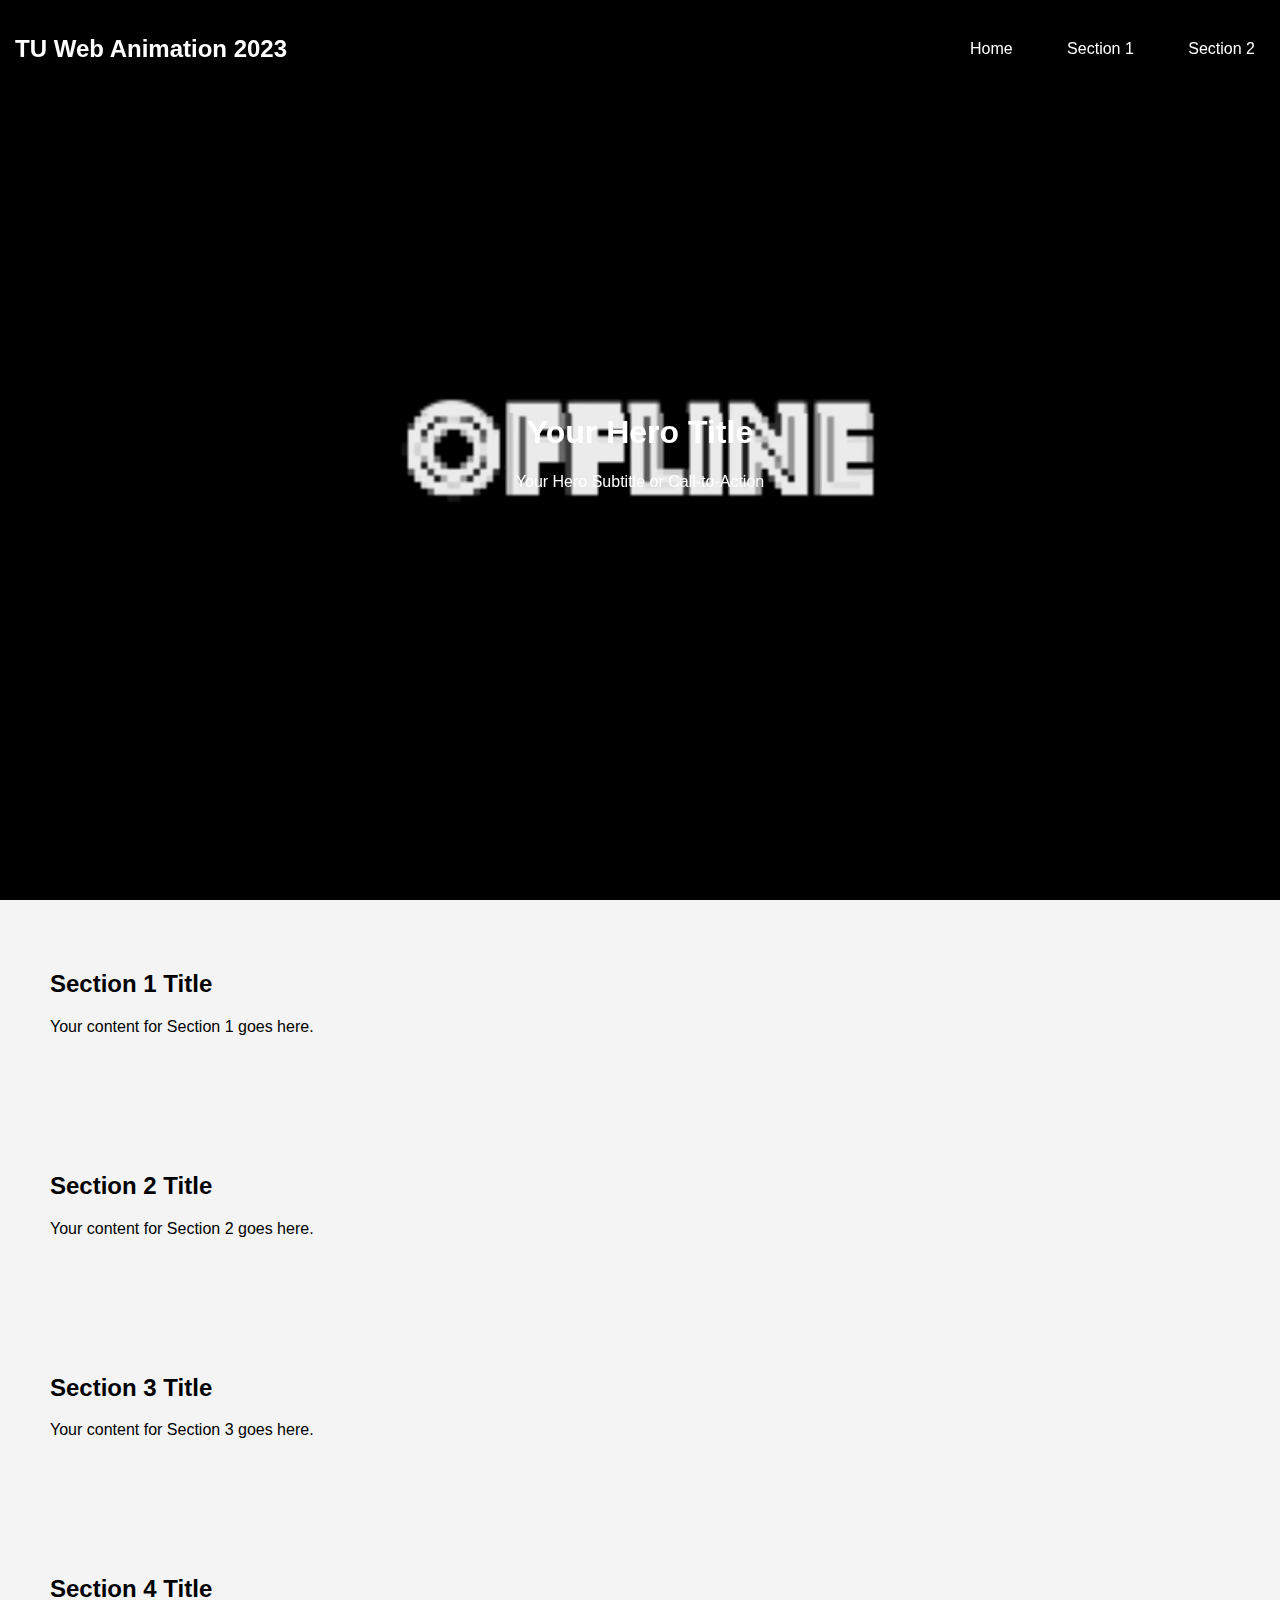
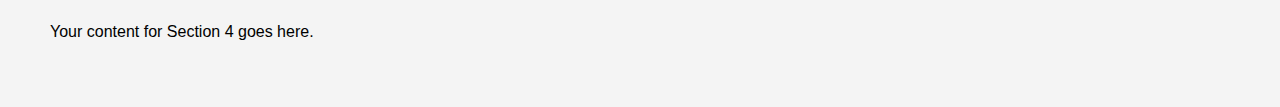
<file: hero-animation/index.html>
<!DOCTYPE html>
<html lang="en">
  <head>
    <meta charset="UTF-8" />
    <meta name="viewport" content="width=device-width, initial-scale=1" />
    <title>After Effects Hero Video</title>

    <!-- Styles for the hero section and navigation bar -->
    <style>
      body,
      html {
        margin: 0;
        padding: 0;
        height: 100%;
        font-family: "Arial", sans-serif; /* Choose your preferred font */
      }

      #hero-section {
        height: 100vh;
        width: 100vw;
      }

      #hero-video {
        width: 100%;
        height: 100vh;
        object-fit: cover;
        object-position: center;
        position: fixed;
        z-index: -1;
      }

      #hero-content {
        position: absolute;
        top: 50%;
        left: 50%;
        transform: translate(-50%, -50%);
        color: white;
        text-align: center;
        z-index: 1;
      }

      #navbar {
        display: flex;
        justify-content: space-between;
        align-items: center;
        position: fixed;
        top: 0;
        left: 0;
        width: 100%;
        background: rgba(
          0,
          0,
          0,
          0.5
        ); /* Adjust the background color and opacity as needed */
        color: white;
        box-shadow: 0 2px 5px rgba(0, 0, 0, 0.5); /* Optional: Add a shadow for depth */
        z-index: 2;
        padding-top: 15px;
        padding-bottom: 15px;
        backdrop-filter: blur(5px);
      }
      #navbar h2 {
        margin-left: 15px;
      }

      #navbar a {
        color: white;
        text-decoration: none;
        margin: 0 25px;
      }

      /* Add more styling for your content sections */
      .content-section {
        padding: 50px;
        background: #f4f4f4; /* Adjust background color as needed */
      }
    </style>
  </head>
  <body>
    <!-- Navigation Bar -->
    <div id="navbar">
      <div>
        <h2>TU Web Animation 2023</h2>
      </div>
      <div>
        <a href="#">Home</a>
        <a href="#section1">Section 1</a>
        <a href="#section2">Section 2</a>
        <!-- Add more navigation links as needed -->
      </div>
    </div>

    <!-- Hero Section -->
    <section id="hero-section">
      <video id="hero-video" autoplay loop muted>
        <!-- Change the video url here -->
        <source src="Main.mp4" type="video/mp4"/>
        Your browser does not support the video tag.
      </video>
      <div id="hero-content">
        <h1>Your Hero Title</h1>
        <p>Your Hero Subtitle or Call-to-Action</p>
      </div>
    </section>

    <!-- Section 1 -->
    <div id="section1" class="content-section">
      <h2>Section 1 Title</h2>
      <p>Your content for Section 1 goes here.</p>
    </div>

    <!-- Section 2 -->
    <div id="section2" class="content-section">
      <h2>Section 2 Title</h2>
      <p>Your content for Section 2 goes here.</p>
    </div>

    <!-- Section 3 -->
    <div id="section3" class="content-section">
      <h2>Section 3 Title</h2>
      <p>Your content for Section 3 goes here.</p>
    </div>

    <!-- Section 4 -->
    <div id="section4" class="content-section">
      <h2>Section 4 Title</h2>
      <p>Your content for Section 4 goes here.</p>
    </div>

    <!-- Add more sections as needed -->
  </body>
</html>
</file>
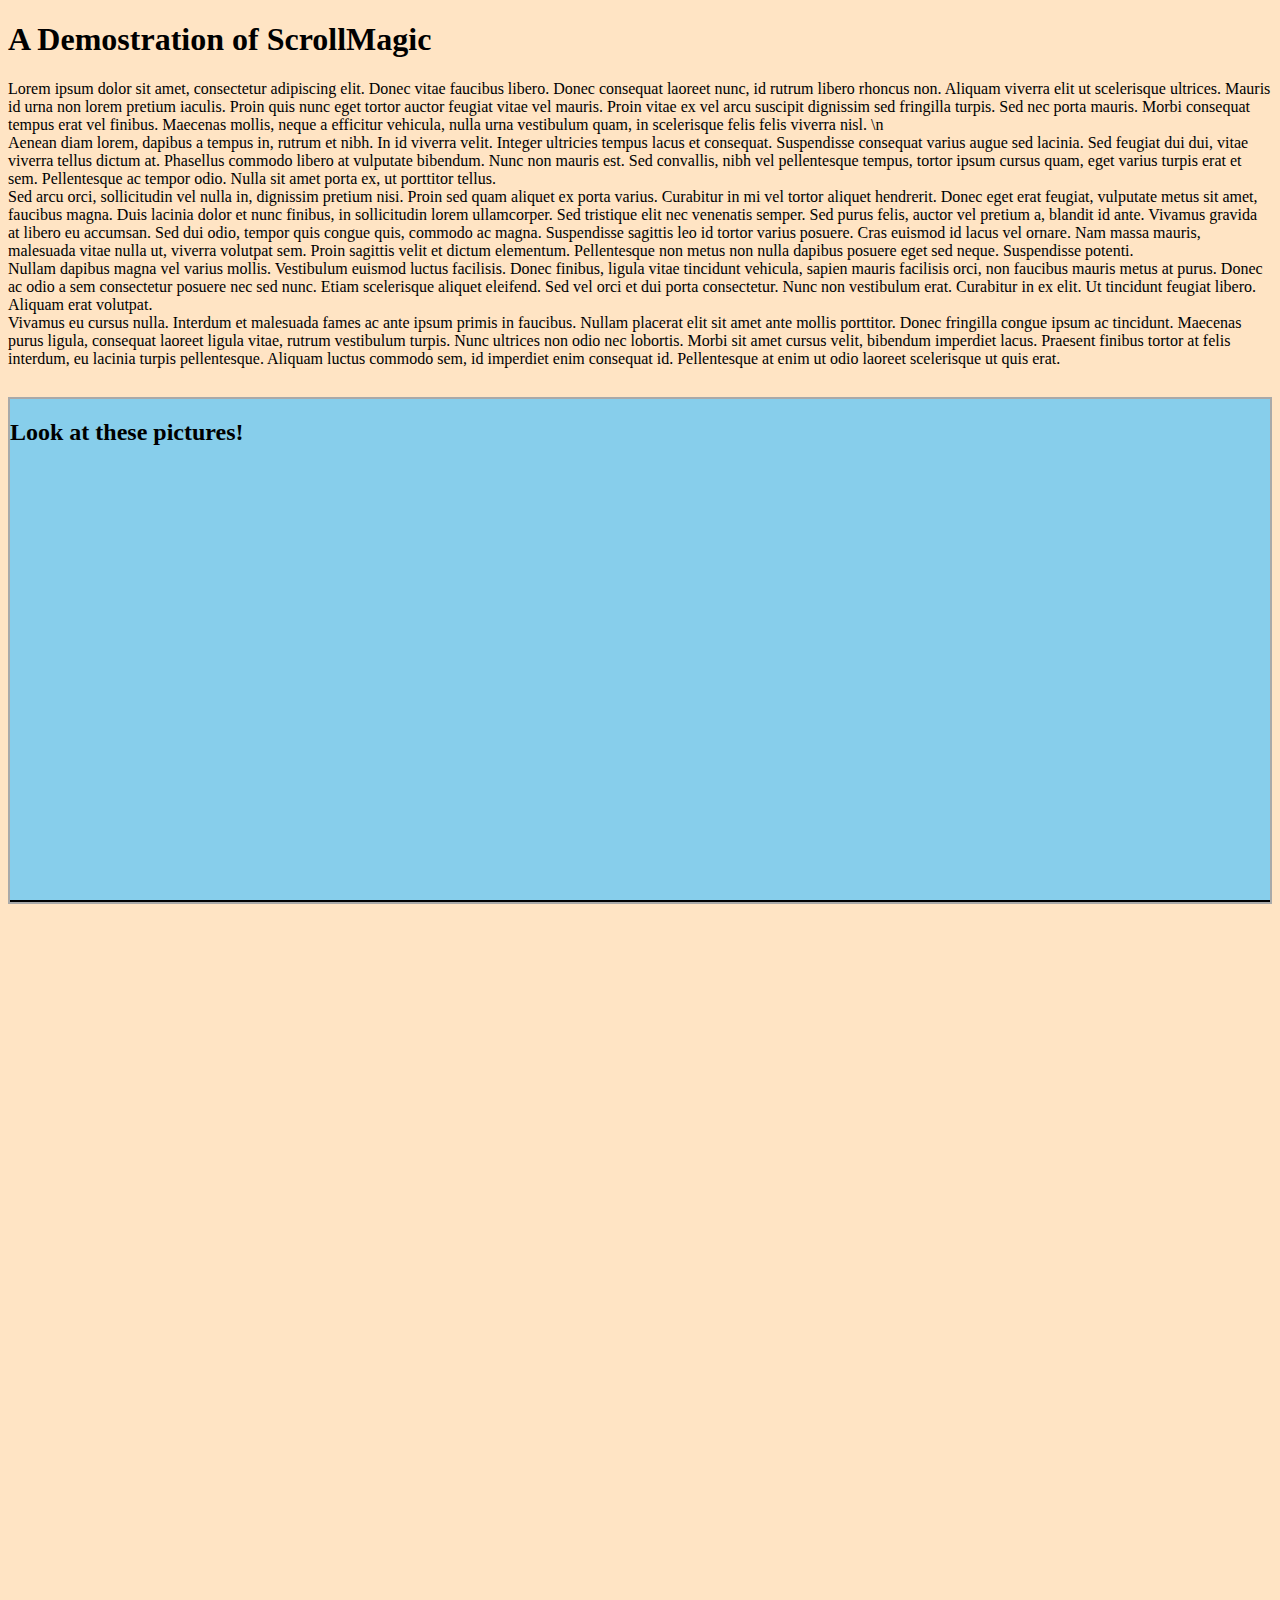
<file: scroll-test/index.html>
<!DOCTYPE html>
<html lang="en">
  <head>
    <meta charset="UTF-8" />
    <meta name="viewport" content="width=device-width, initial-scale=1.0" />
    <title>CSS Loading Animation</title>
    <style>
      body {
        background: bisque;
      }
      #sortabutton {
        opacity: 0;
        background: darkslategray;
        color: white;
        text-align: center;
        height: 20px;
        width: 100px;
        border: 2px solid darkgrey;
        border-radius: 10%;
      }
      #sticky {
        background: skyblue;
        border: 2px solid darkgrey;
      }
      #gallery {
        height: 410px;
      }
      img {
        position: absolute;
        border: 2px solid black;
        transform: translateX(2000px);
      }
      #trigger {
        height: 2px;
        background: black;
      }
    </style>
    <script src="../anime-3.2.1/lib/anime.min.js"></script>
    <script>
    let tl = anime.timeline({
      autoplay: false,
      easing: 'easeInOut',
    });

    let anim1 = {
      targets: '#img1',
      translateX: {
        value: [2000, -2000],
        duration: 500,
      }
    };

    let anim2 = {
      targets: '#img2',
      translateX: {
        value: [2000, -2000],
        duration: 500,
      }
    };

    let anim3 = {
      targets: '#img3',
      translateX: {
        value: [2000, -2000],
        duration: 500,
      }
    };

    let anim4 = {
      targets: '#sortabutton',
      opacity: [0,1],
    };

    tl.add(anim1).add(anim2).add(anim3).add(anim4);
  </script>
  </head>
  <body>
    <div id="intro">
        <h1>A Demostration of ScrollMagic</h1>
        <div>
          Lorem ipsum dolor sit amet, consectetur adipiscing elit. Donec vitae faucibus libero. Donec consequat laoreet nunc, id rutrum libero rhoncus non. Aliquam viverra elit ut scelerisque ultrices. Mauris id urna non lorem pretium iaculis. Proin quis nunc eget tortor auctor feugiat vitae vel mauris. Proin vitae ex vel arcu suscipit dignissim sed fringilla turpis. Sed nec porta mauris. Morbi consequat tempus erat vel finibus. Maecenas mollis, neque a efficitur vehicula, nulla urna vestibulum quam, in scelerisque felis felis viverra nisl. \n
        </div>
        <div>
          Aenean diam lorem, dapibus a tempus in, rutrum et nibh. In id viverra velit. Integer ultricies tempus lacus et consequat. Suspendisse consequat varius augue sed lacinia. Sed feugiat dui dui, vitae viverra tellus dictum at. Phasellus commodo libero at vulputate bibendum. Nunc non mauris est. Sed convallis, nibh vel pellentesque tempus, tortor ipsum cursus quam, eget varius turpis erat et sem. Pellentesque ac tempor odio. Nulla sit amet porta ex, ut porttitor tellus.
        </div>
        <div>
          Sed arcu orci, sollicitudin vel nulla in, dignissim pretium nisi. Proin sed quam aliquet ex porta varius. Curabitur in mi vel tortor aliquet hendrerit. Donec eget erat feugiat, vulputate metus sit amet, faucibus magna. Duis lacinia dolor et nunc finibus, in sollicitudin lorem ullamcorper. Sed tristique elit nec venenatis semper. Sed purus felis, auctor vel pretium a, blandit id ante. Vivamus gravida at libero eu accumsan. Sed dui odio, tempor quis congue quis, commodo ac magna. Suspendisse sagittis leo id tortor varius posuere. Cras euismod id lacus vel ornare. Nam massa mauris, malesuada vitae nulla ut, viverra volutpat sem. Proin sagittis velit et dictum elementum. Pellentesque non metus non nulla dapibus posuere eget sed neque. Suspendisse potenti.
        </div>
        <div>
          Nullam dapibus magna vel varius mollis. Vestibulum euismod luctus facilisis. Donec finibus, ligula vitae tincidunt vehicula, sapien mauris facilisis orci, non faucibus mauris metus at purus. Donec ac odio a sem consectetur posuere nec sed nunc. Etiam scelerisque aliquet eleifend. Sed vel orci et dui porta consectetur. Nunc non vestibulum erat. Curabitur in ex elit. Ut tincidunt feugiat libero. Aliquam erat volutpat.
        </div>
        <div>
          Vivamus eu cursus nulla. Interdum et malesuada fames ac ante ipsum primis in faucibus. Nullam placerat elit sit amet ante mollis porttitor. Donec fringilla congue ipsum ac tincidunt. Maecenas purus ligula, consequat laoreet ligula vitae, rutrum vestibulum turpis. Nunc ultrices non odio nec lobortis. Morbi sit amet cursus velit, bibendum imperdiet lacus. Praesent finibus tortor at felis interdum, eu lacinia turpis pellentesque. Aliquam luctus commodo sem, id imperdiet enim consequat id. Pellentesque at enim ut odio laoreet scelerisque ut quis erat.
        </div>
    </div>
    <div id="sticky">
        <h2>Look at these pictures!</h2>
        <div id="sortabutton">Cool pictures!</div>
        <div id="gallery">
          <img id="img1" src="isolated-happy-smiling-dog-white-background-portrait-4_1562-693.jpg.avif" alt="Smiling dog" height="400px">
          <img id="img2" src="wii_picture.webp" alt="The Nintendo Wii console" height="400px">
          <img id="img3" src="venice.webp" alt="A picture of Venice, Italy" height="400px">
        </div>
        <div id='trigger'></div>
    </div>
    <div id="filler"></div>
  </body>
  <script src="../ScrollMagic-2.0.8/scrollmagic/minified/ScrollMagic.min.js"></script>
  <script src="../ScrollMagic-2.0.8/scrollmagic/minified/plugins/debug.addIndicators.min.js"></script>
  <script>
    let controller = new ScrollMagic.Controller();
    console.log(controller);

    let scene = new ScrollMagic.Scene({
      triggerElement: "#trigger",
      triggerHook: 1,
      duration: 2000,
      reverse: true,
    })
    
    .on('enter', function(event) {
      console.log("Now playing animation!")
      tl.play();
    })
    
    .setPin('#sticky')
    .addTo(controller);

  </script>
</html>
</file>
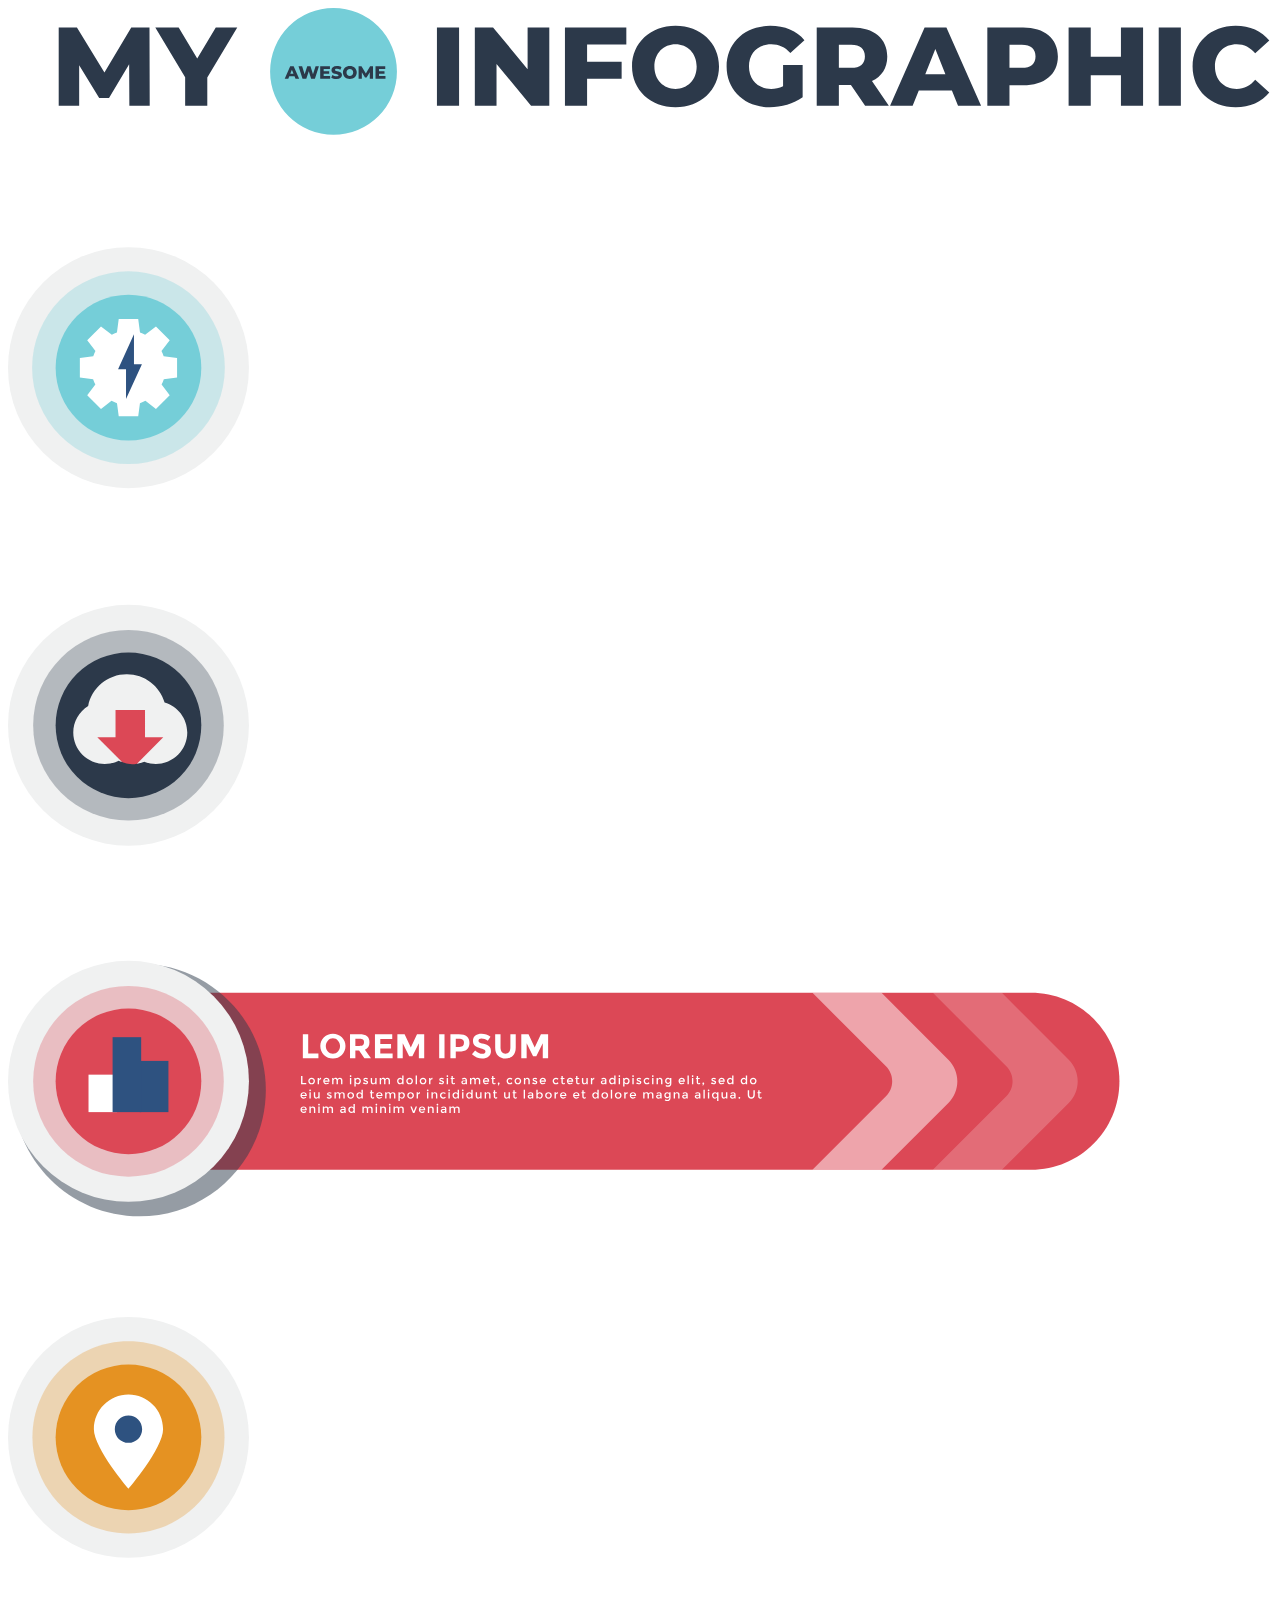
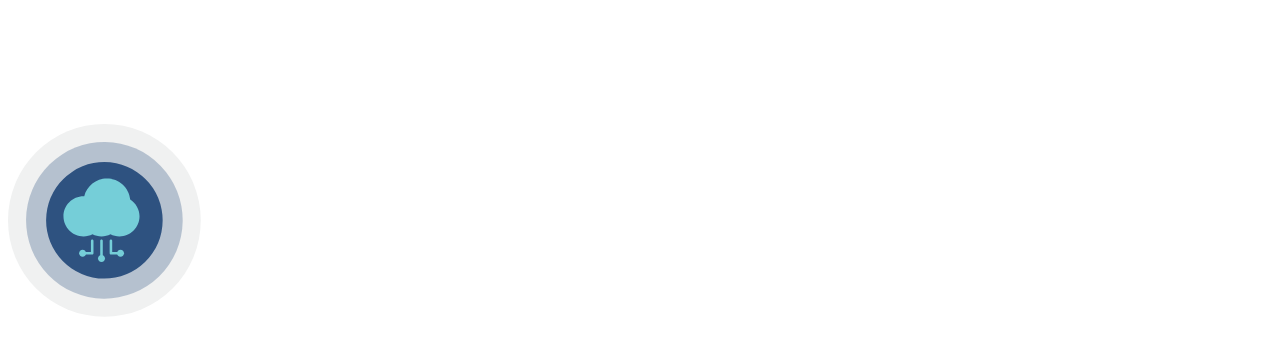
<file: svg-nav-lab/index.html>
<html>
    <?xml version="1.0" encoding="UTF-8"?>
    <svg xmlns="http://www.w3.org/2000/svg" viewBox="0 0 332.73932 506.4458">
    <defs>
        <style>
        .cls-1 {
            opacity: .2;
        }

        .cls-1, .cls-2, .cls-3, .cls-4, .cls-5, .cls-6, .cls-7, .cls-8, .cls-9, .cls-10, .cls-11, .cls-12, .cls-13, .cls-14 {
            stroke-width: 0px;
        }

        .cls-1, .cls-2, .cls-13 {
            fill: #fff;
        }

        .cls-2 {
            opacity: .5;
        }

        .cls-3, .cls-4, .cls-5, .cls-6, .cls-7 {
            opacity: .3;
        }

        .cls-3, .cls-8 {
            fill: #75ced8;
        }

        .cls-4, .cls-10 {
            fill: #2e5280;
        }

        .cls-5, .cls-9 {
            fill: #2c394a;
        }

        .cls-6, .cls-14 {
            fill: #e59222;
        }

        .cls-7, .cls-11 {
            fill: #dc4856;
        }

        .cls-12 {
            fill: #f0f1f1;
        }

        #detector {
            transform: translateY(-500px);
        }

        [id^="bar"] {
            transform-origin: left;
            transform-box: fill-box;
            transform: scaleX(0);
            transition: transform 0.5s linear;
        }

        [id^="shadow"] {
            opacity: 0;
            transform-origin: bottom left;
            transition: opacity 0.6s linear 100ms;
        }

        #icon-05 {
            transform-origin: bottom left;
            transform: scale(0.8, 0.8);
            transition: transform 0.5s ease-in-out;
        }

        #data-05:hover > #icon-05 {
            transform: scale(1,1);
        }

        #data-05.active:hover > #icon-05 {
            transform: scale(0.8,0.8);
        }

        #data-01:hover > #bar-01 {
            transform: scaleX(1);
        }

        #data-02:target > #bar-02 {
            transform: scaleX(1);
        }

        #data-03.active > #bar-03 {
            transform: scaleX(1);
        }

        #data-04.active > #bar-04 {
            transform: scaleX(1);
        }

        #data-05.active > #bar-05 {
            transform: scale(1, 0.8);
        }

        #data-01:hover > #shadow-01 {
            opacity: 0.5;
        }

        #data-02:target > #shadow-02 {
            opacity: 0.5;
        }

        #data-03.active > #shadow-03 {
            opacity: 0.5;
        }

        #data-04.active > #shadow-04 {
            opacity: 0.5;
        }

        #data-05.active > #shadow-05 {
            opacity: 0.5;
            transform: scale(0.8,0.8);
        }

        #data-01:hover > #arrows-01 {
            animation: swoop-in 0.4s ease-out 300ms;
        }

        #data-02:target > #arrows-02 {
            animation: swoop-in 0.4s ease-out 300ms;
        }

        #data-03.active > #arrows-03 {
            animation: swoop-in 0.4s ease-out 300ms;
        }

        #data-04.active > #arrows-04 {
            animation: swoop-in 0.4s ease-out 300ms;
        }

        #data-05.active > #arrows-05 {
            animation: swoop-in 0.4s ease-out 300ms;
        }

        @keyframes swoop-in {
            0% {
                opacity: 0;
                transform: translateX(-125px);
            }
            100% {
                opacity: 1;
                transform: translateX(0px);
            }
        }
        </style>
    </defs>
    <g id="background">
        <g>
        <g>
            <path class="cls-9" d="m31.95022,25.71483l-.05957-10.91992-5.29785,8.88916h-2.58984l-5.26855-8.59521v10.62598h-5.38672V5.11083h4.79785l7.24023,11.8916,7.06445-11.8916h4.79785l.05859,20.604h-5.35645Z"/>
            <path class="cls-9" d="m52.46292,18.32665v7.38818h-5.82812v-7.47607l-7.85938-13.12793h6.15234l4.88574,8.18262,4.88574-8.18262h5.65137l-7.8877,13.21582Z"/>
        </g>
        <g>
            <path class="cls-9" d="m112.91604,5.11083h5.82812v20.604h-5.82812V5.11083Z"/>
            <path class="cls-9" d="m142.4961,5.11083v20.604h-4.79783l-9.0957-10.979v10.979h-5.70996V5.11083h4.79785l9.09473,10.979V5.11083h5.71091Z"/>
            <path class="cls-9" d="m152.44241,9.61425v4.53271h9.09473v4.50391h-9.09473v7.06396h-5.82812V5.11083h16.15918v4.50342h-10.33105Z"/>
            <path class="cls-9" d="m164.27346,15.41308c0-6.18115,4.85645-10.71436,11.44922-10.71436,6.59375,0,11.4502,4.5332,11.4502,10.71436s-4.85645,10.71387-11.4502,10.71387c-6.59277,0-11.44922-4.53271-11.44922-10.71387Zm17.0127,0c0-3.56152-2.44336-5.88721-5.56348-5.88721-3.11914,0-5.5625,2.32568-5.5625,5.88721s2.44336,5.88672,5.5625,5.88672c3.12012,0,5.56348-2.3252,5.56348-5.88672Z"/>
            <path class="cls-9" d="m204.03616,14.97118h5.15039v8.53613c-2.38379,1.70703-5.65137,2.61963-8.65332,2.61963-6.56348,0-11.36133-4.44482-11.36133-10.71387,0-6.26953,4.79785-10.71436,11.47949-10.71436,3.85547,0,6.97559,1.32471,9.00684,3.76758l-3.70898,3.35547c-1.41309-1.56006-3.03223-2.2959-5.00391-2.2959-3.53223,0-5.88672,2.32568-5.88672,5.88721,0,3.47314,2.35449,5.88672,5.82812,5.88672,1.08887,0,2.11914-.20605,3.14941-.67725v-5.65137Z"/>
            <path class="cls-9" d="m221.89944,20.24022h-3.17871v5.47461h-5.82812V5.11083h9.41895c5.62207,0,9.1543,2.91406,9.1543,7.62354,0,3.03174-1.47168,5.26855-4.0332,6.50488l4.44531,6.47559h-6.24023l-3.73828-5.47461Zm.05859-10.5376h-3.2373v6.03418h3.2373c2.41406,0,3.62012-1.11865,3.62012-3.00244,0-1.91309-1.20605-3.03174-3.62012-3.03174Z"/>
            <path class="cls-9" d="m248.47659,21.7119h-8.71289l-1.61914,4.00293h-5.94531l9.09473-20.604h5.74023l9.12402,20.604h-6.0625l-1.61914-4.00293Zm-1.70703-4.29736l-2.64941-6.59326-2.64941,6.59326h5.29883Z"/>
            <path class="cls-9" d="m276.37796,12.73437c0,4.68018-3.53223,7.59424-9.1543,7.59424h-3.59082v5.38623h-5.82812V5.11083h9.41895c5.62207,0,9.1543,2.91406,9.1543,7.62354Zm-5.8877,0c0-1.91309-1.20605-3.03174-3.62012-3.03174h-3.2373v6.03418h3.2373c2.41406,0,3.62012-1.11865,3.62012-3.00244Z"/>
            <path class="cls-9" d="m298.80471,5.11083v20.604h-5.82812v-8.03564h-7.94727v8.03564h-5.82812V5.11083h5.82812v7.74121h7.94727v-7.74121h5.82812Z"/>
            <path class="cls-9" d="m302.92288,5.11083h5.82812v20.604h-5.82812V5.11083Z"/>
            <path class="cls-9" d="m311.83987,15.41308c0-6.26953,4.79785-10.71436,11.33203-10.71436,3.79688,0,6.8584,1.3833,8.85938,3.88525l-3.70801,3.35547c-1.2959-1.56006-2.88477-2.41357-4.85742-2.41357-3.38477,0-5.73926,2.35498-5.73926,5.88721,0,3.53174,2.35449,5.88672,5.73926,5.88672,1.97266,0,3.56152-.85352,4.85742-2.41357l3.70801,3.35547c-2.00098,2.50195-5.0625,3.88525-8.85938,3.88525-6.53418,0-11.33203-4.44482-11.33203-10.71387Z"/>
        </g>
        <g>
            <circle class="cls-8" cx="85.69016" cy="16.69511" r="16.69506" transform="translate(13.29284 65.48198) rotate(-45)"/>
            <g>
            <path class="cls-9" d="m75.42678,17.99462h-1.38184l-.25684.63477h-.94336l1.44238-3.26855h.91113l1.44727,3.26855h-.96191l-.25684-.63477Zm-.27051-.68213l-.4209-1.0459-.41992,1.0459h.84082Z"/>
            <path class="cls-9" d="m81.85159,15.36083l-1.05957,3.26855h-.98926l-.62598-1.98926-.6543,1.98926h-.98926l-1.06055-3.26855h.95312l.6582,2.0874.69141-2.0874h.84961l.6582,2.10596.68652-2.10596h.88184Z"/>
            <path class="cls-9" d="m84.80764,17.91503v.71436h-2.62402v-3.26855h2.56348v.71436h-1.64844v.55127h1.45215v.69092h-1.45215v.59766h1.70898Z"/>
            <path class="cls-9" d="m85.09182,18.33544l.30371-.68213c.29004.19189.7002.32227,1.0791.32227.38281,0,.53223-.10742.53223-.26611,0-.51807-1.8584-.14014-1.8584-1.354,0-.5835.47559-1.06006,1.44727-1.06006.4248,0,.86328.09814,1.18555.28516l-.28418.68604c-.31348-.16797-.62109-.25195-.90625-.25195-.3877,0-.52734.13086-.52734.29395,0,.5,1.85352.12646,1.85352,1.33105,0,.56934-.47656,1.05518-1.44727,1.05518-.53711,0-1.06934-.14502-1.37793-.35938Z"/>
            <path class="cls-9" d="m88.17386,16.99511c0-.98047.76953-1.69971,1.81543-1.69971s1.81641.71924,1.81641,1.69971-.77051,1.69971-1.81641,1.69971-1.81543-.71924-1.81543-1.69971Zm2.69824,0c0-.56494-.3877-.93359-.88281-.93359-.49414,0-.88184.36865-.88184.93359s.3877.93408.88184.93408c.49512,0,.88281-.36914.88281-.93408Z"/>
            <path class="cls-9" d="m95.24221,18.62939l-.00879-1.73242-.84082,1.41016h-.41016l-.83594-1.36328v1.68555h-.85449v-3.26855h.76074l1.14844,1.88672,1.12109-1.88672h.76074l.00977,3.26855h-.85059Z"/>
            <path class="cls-9" d="m99.3711,17.91503v.71436h-2.624v-3.26855h2.56348v.71436h-1.64844v.55127h1.45215v.69092h-1.45215v.59766h1.70896Z"/>
            </g>
        </g>
        </g>
    </g>
    <g id="data-05">
        <path id="bar-05" class="cls-10" d="m299.72462,469.7505c0-12.8692-10.4326-23.3018-23.3017-23.3018H43.9365c-12.8681,0-23.3017,10.4326-23.3017,23.3018h0c0,12.8691,10.4336,23.3027,23.3017,23.3027h232.48642c12.8691,0,23.3017-10.4336,23.3017-23.3027h0Z"/>
        <g id="text-05">
        <g>
            <path class="cls-13" d="m77.61624,463.66845v-6.3125h1.40918v5.05762h2.69141v1.25488h-4.10059Z"/>
            <path class="cls-13" d="m87.88479,462.79735c-.63869.62305-1.42383.93457-2.35742.93457s-1.71875-.31152-2.35645-.93457c-.63867-.62305-.95801-1.39844-.95801-2.32617,0-.92676.31934-1.70215.95801-2.3252.6377-.62305,1.42285-.93457,2.35645-.93457s1.71873.31152,2.35742.93457c.6377.62305.95703,1.39844.95703,2.3252,0,.92773-.31934,1.70312-.95703,2.32617Zm-.47852-2.32129c0-.5625-.18066-1.04297-.54199-1.44043s-.80566-.5957-1.33203-.5957c-.52734,0-.9707.19824-1.33203.5957s-.54199.87793-.54199,1.44043c0,.56348.18066,1.04199.54199,1.43555.36133.39453.80469.5918,1.33203.5918.52637,0,.9707-.19727,1.33203-.5918.36133-.39355.54199-.87207.54199-1.43555Z"/>
            <path class="cls-13" d="m95.15432,459.45067c0,1.01172-.40137,1.66504-1.20117,1.95996l1.59766,2.25781h-1.7334l-1.39941-2.01367h-.97559v2.01367h-1.40918v-6.3125h2.39355c.98145,0,1.68066.16602,2.09961.49707.41797.33105.62793.86328.62793,1.59766Zm-1.69824.75c.1748-.15625.26172-.40527.26172-.74512s-.08984-.57324-.27051-.7002c-.18066-.12598-.49707-.18945-.94824-.18945h-1.05664v1.86914h1.0293c.48145,0,.80957-.07812.98438-.23438Z"/>
            <path class="cls-13" d="m101.15042,457.35595v1.25488h-3.14258v1.30078h2.82617v1.20117h-2.82617v1.30957h3.24219v1.24609h-4.65137v-6.3125h4.55176Z"/>
            <path class="cls-13" d="m108.15725,459.69481l-1.70703,3.4502h-.83984l-1.69727-3.4502v3.97363h-1.40918v-6.3125h1.90527l1.62598,3.46777,1.63477-3.46777h1.89648v6.3125h-1.40918v-3.97363Z"/>
            <path class="cls-13" d="m113.50296,457.35595h1.40918v6.3125h-1.40918v-6.3125Z"/>
            <path class="cls-13" d="m120.8135,457.9204c.44238.37598.66406.9541.66406,1.73438,0,.7793-.22754,1.34961-.68262,1.71094-.4541.36133-1.14844.54199-2.08105.54199h-.83984v1.76074h-1.40918v-6.3125h2.23047c.96973,0,1.67576.18848,2.11816.56445Zm-1.03418,2.4834c.16895-.18945.25293-.4668.25293-.83105s-.11035-.62305-.33008-.77637-.56055-.23047-1.02441-.23047h-.80371v2.12207h.94824c.46973,0,.78809-.09473.95703-.28418Z"/>
            <path class="cls-13" d="m124.05569,458.61571c-.13574.11133-.20312.25879-.20312.44238s.08301.33008.24805.43848c.16602.1084.54785.23633,1.14746.38379.59863.14746,1.06348.36816,1.39551.66309.33105.2959.49609.72559.49609,1.29199,0,.56543-.21191,1.02441-.63672,1.37695-.42383.35254-.98242.52832-1.6748.52832-1,0-1.89941-.37012-2.7002-1.11035l.83984-1.03027c.67969.59668,1.30957.89453,1.8877.89453.25879,0,.46191-.05566.60938-.16699s.2207-.26172.2207-.45215c0-.18945-.07812-.33984-.23438-.45117s-.4668-.22461-.93066-.33887c-.73438-.17383-1.27148-.40137-1.61133-.68164-.34082-.28027-.51074-.71973-.51074-1.31836s.21582-1.06152.64648-1.38574c.42969-.3252.9668-.48828,1.61133-.48828.42188,0,.84277.07227,1.26465.2168.4209.14453.78809.34961,1.10156.61426l-.71387,1.0293c-.54785-.41504-1.11328-.62305-1.69727-.62305-.23535,0-.41992.05566-.55566.16699Z"/>
            <path class="cls-13" d="m130.01077,462.03856c.23438.29199.55078.4375.94824.4375s.71191-.14551.94336-.4375c.23242-.29199.34766-.69141.34766-1.19629v-3.48633h1.40918v3.53125c0,.91504-.25293,1.61816-.75879,2.1084-.50586.49121-1.15234.73633-1.94141.73633s-1.4375-.24707-1.94629-.74121c-.50879-.49316-.7627-1.19434-.7627-2.10352v-3.53125h1.4082v3.48633c0,.50488.11816.9043.35254,1.19629Z"/>
            <path class="cls-13" d="m140.77542,459.69481l-1.70703,3.4502h-.83984l-1.69727-3.4502v3.97363h-1.40918v-6.3125h1.90527l1.62598,3.46777,1.63477-3.46777h1.89648v6.3125h-1.40918v-3.97363Z"/>
        </g>
        <g>
            <path class="cls-13" d="m77.14456,470.52001v-2.19531h.37012v1.84375h1.00195v.35156h-1.37207Z"/>
            <path class="cls-13" d="m80.55569,470.2954c-.16797.16699-.37695.25-.62891.25-.25098,0-.45996-.08301-.62793-.25-.16699-.16602-.25098-.37012-.25098-.61035,0-.24121.08398-.44531.25098-.61133.16797-.16602.37695-.25.62793-.25.25195,0,.46094.08398.62891.25.16699.16602.25098.37012.25098.61133,0,.24023-.08398.44434-.25098.61035Zm-1.00684-.2168c.09961.10156.22559.15234.37793.15234.15332,0,.2793-.05078.37891-.15234s.14941-.23242.14941-.39355c0-.16211-.0498-.29297-.14941-.39453s-.22559-.15234-.37891-.15234c-.15234,0-.27832.05078-.37793.15234s-.14941.23242-.14941.39453c0,.16113.0498.29199.14941.39355Z"/>
            <path class="cls-13" d="m82.39553,469.17919c-.17383,0-.30469.05664-.39258.16895-.08789.11328-.13186.26562-.13186.45605v.71582h-.35252v-1.6709h.35252v.33594c.05666-.10449.13284-.19043.23049-.25684.09766-.06738.2002-.10156.30957-.10449l.00293.35547h-.01855Z"/>
            <path class="cls-13" d="m84.63479,469.83837h-1.30957c.00879.12207.06445.21973.16699.29395s.21973.11133.35156.11133c.20898,0,.36816-.06641.47754-.19824l.20117.2207c-.18066.18555-.41504.2793-.7041.2793-.23438,0-.43359-.07812-.59766-.23438-.16504-.15625-.24707-.36523-.24707-.62793s.08398-.47168.25098-.62695c.16797-.1543.36523-.23242.59277-.23242.22656,0,.41992.06934.5791.20605s.23828.32617.23828.56738v.24121Zm-1.30957-.27637h.95801c0-.13965-.04395-.24805-.13184-.32324s-.19629-.11328-.3252-.11328-.24414.03906-.34668.11816c-.10254.07812-.1543.18457-.1543.31836Z"/>
            <path class="cls-13" d="m85.68655,469.61571v.9043h-.35254v-1.6709h.35254v.30469c.0498-.10254.12598-.18359.22754-.24219s.21094-.08789.32812-.08789c.26367,0,.44238.10938.53711.32715.16504-.21777.37109-.32715.61816-.32715.18848,0,.34082.05762.45703.17285s.1748.28223.1748.5v1.02344h-.35156v-.91699c0-.30762-.12793-.46191-.38379-.46191-.11914,0-.22363.03809-.3125.11523-.08887.07617-.13574.1875-.13965.33398v.92969h-.35156v-.91699c0-.15918-.02832-.27637-.08496-.35059s-.14551-.11133-.2666-.11133c-.12207,0-.22754.04004-.31738.12109s-.13477.19824-.13477.35352Z"/>
            <path class="cls-13" d="m90.0303,468.5161c-.04395-.04395-.06641-.0957-.06641-.15723,0-.06055.02246-.1123.06641-.15625s.09668-.06641.15723-.06641.11328.02246.15723.06641.06543.0957.06543.15625c0,.06152-.02148.11328-.06543.15723s-.09668.06641-.15723.06641-.11328-.02246-.15723-.06641Zm.33008,2.00391h-.35254v-1.6709h.35254v1.6709Z"/>
            <path class="cls-13" d="m92.07718,468.82372c.22363,0,.41602.07812.5752.23242.1582.15527.23828.36133.23828.61914s-.0791.4668-.2373.62793-.3418.24219-.55273.24219c-.20996,0-.39941-.09277-.56641-.27637v.86035h-.35254v-2.28027h.35254v.29199c.1377-.21094.31934-.31738.54297-.31738Zm-.5498.86426c0,.15918.04883.28906.14453.39062.09668.10156.21387.15234.35156.15234.13867,0,.25879-.0498.36133-.15039s.1543-.23145.1543-.3916-.05078-.29297-.15137-.39844c-.09961-.10547-.2207-.1582-.36035-.1582-.14062,0-.25879.05273-.35547.1582-.0957.10547-.14453.23828-.14453.39746Z"/>
            <path class="cls-13" d="m94.7969,470.02099c0,.15918-.05762.28613-.17285.38086-.11426.0957-.2627.14355-.44238.14355-.12109,0-.24805-.02246-.37891-.06641s-.24609-.10547-.34668-.18555l.16992-.27246c.19434.14648.38281.21973.56543.21973.0791,0,.1416-.01855.18848-.05566.0459-.03613.06836-.08301.06836-.13965,0-.08301-.11035-.15918-.33301-.22559-.0166-.00684-.0293-.01074-.03711-.0127-.34766-.09473-.52148-.25098-.52148-.4707,0-.15527.06055-.2793.18066-.37305.12012-.09277.27637-.13965.46973-.13965.19238,0,.37402.05664.5459.16992l-.13186.26074c-.13572-.08984-.28318-.13477-.44236-.13477-.08398,0-.15234.01465-.2041.04492-.05273.03027-.0791.07617-.0791.13672,0,.05469.02734.09473.08203.11914.03809.01953.09082.03711.1582.05371.06836.0166.12891.0332.18066.05078.05273.0166.10352.03516.15234.05566.0498.02148.10254.05078.15918.08789.1123.07617.16895.19336.16895.35254Z"/>
            <path class="cls-13" d="m96.67776,469.75341v-.9043h.35156v1.6709h-.35156v-.30469c-.05666.10254-.13477.18359-.23438.24219s-.20703.08789-.32129.08789c-.18848,0-.34082-.05762-.45703-.17285s-.1748-.28125-.1748-.49902v-1.02441h.35156v.91699c0,.30762.12793.46191.38379.46191.12109,0,.22656-.04004.31738-.12109.08984-.08008.13477-.19824.13477-.35352Z"/>
            <path class="cls-13" d="m98.20413,469.61571v.9043h-.35254v-1.6709h.35254v.30469c.0498-.10254.12598-.18359.22754-.24219s.21094-.08789.32812-.08789c.26367,0,.44238.10938.53711.32715.16504-.21777.37109-.32715.61816-.32715.18848,0,.34082.05762.45703.17285s.1748.28223.1748.5v1.02344h-.35156v-.91699c0-.30762-.12793-.46191-.38379-.46191-.11914,0-.22363.03809-.3125.11523-.08887.07617-.13574.1875-.13965.33398v.92969h-.35156v-.91699c0-.15918-.02832-.27637-.08496-.35059s-.14551-.11133-.2666-.11133c-.12207,0-.22754.04004-.31738.12109s-.13477.19824-.13477.35352Z"/>
            <path class="cls-13" d="m102.65335,470.30614c-.15625-.15918-.23535-.36816-.23535-.62793s.08105-.4668.24219-.62207c.16113-.1543.35352-.23242.57617-.23242s.40234.09473.53809.2832v-.91699h.35254v2.33008h-.35254v-.25098c-.12988.18359-.31934.27637-.56836.27637-.21094,0-.39551-.08008-.55273-.23926Zm.11621-.61328c0,.16016.05176.29004.1543.39062s.22266.15039.36133.15039c.1377,0,.25488-.05078.35156-.15234s.14453-.23145.14453-.39062-.04785-.29199-.14453-.39844c-.09668-.10742-.21484-.16016-.35449-.16016-.14062,0-.26074.05273-.36133.16016-.10059.10645-.15137.24023-.15137.40039Z"/>
            <path class="cls-13" d="m106.34768,470.2954c-.16797.16699-.37695.25-.62891.25-.25098,0-.45996-.08301-.62793-.25-.16699-.16602-.25098-.37012-.25098-.61035,0-.24121.08398-.44531.25098-.61133.16797-.16602.37695-.25.62793-.25.25195,0,.46094.08398.62891.25.16699.16602.25098.37012.25098.61133,0,.24023-.08398.44434-.25098.61035Zm-1.00684-.2168c.09961.10156.22559.15234.37793.15234.15332,0,.2793-.05078.37891-.15234s.14941-.23242.14941-.39355c0-.16211-.0498-.29297-.14941-.39453s-.22559-.15234-.37891-.15234c-.15234,0-.27832.05078-.37793.15234s-.14941.23242-.14941.39453c0,.16113.0498.29199.14941.39355Z"/>
            <path class="cls-13" d="m107.66311,470.52001h-.35254v-2.33008h.35254v2.33008Z"/>
            <path class="cls-13" d="m109.88382,470.2954c-.16797.16699-.37695.25-.62891.25-.25098,0-.45996-.08301-.62793-.25-.16699-.16602-.25098-.37012-.25098-.61035,0-.24121.08398-.44531.25098-.61133.16797-.16602.37695-.25.62793-.25.25195,0,.46094.08398.62891.25.16699.16602.25098.37012.25098.61133,0,.24023-.08398.44434-.25098.61035Zm-1.00684-.2168c.09961.10156.22559.15234.37793.15234.15332,0,.2793-.05078.37891-.15234s.14941-.23242.14941-.39355c0-.16211-.0498-.29297-.14941-.39453s-.22559-.15234-.37891-.15234c-.15234,0-.27832.05078-.37793.15234s-.14941.23242-.14941.39453c0,.16113.0498.29199.14941.39355Z"/>
            <path class="cls-13" d="m111.72464,469.17919c-.17383,0-.30469.05664-.39258.16895-.08789.11328-.13184.26562-.13184.45605v.71582h-.35254v-1.6709h.35254v.33594c.05664-.10449.13281-.19043.23047-.25684.09766-.06738.2002-.10156.30957-.10449l.00293.35547h-.01855Z"/>
            <path class="cls-13" d="m114.77346,470.02099c0,.15918-.05762.28613-.17285.38086-.11426.0957-.2627.14355-.44238.14355-.12109,0-.24805-.02246-.37891-.06641s-.24609-.10547-.34668-.18555l.16992-.27246c.19434.14648.38281.21973.56543.21973.0791,0,.1416-.01855.18848-.05566.0459-.03613.06836-.08301.06836-.13965,0-.08301-.11035-.15918-.33301-.22559-.0166-.00684-.0293-.01074-.03711-.0127-.34766-.09473-.52148-.25098-.52148-.4707,0-.15527.06055-.2793.18066-.37305.12012-.09277.27637-.13965.46973-.13965.19238,0,.37402.05664.5459.16992l-.13184.26074c-.13574-.08984-.2832-.13477-.44238-.13477-.08398,0-.15234.01465-.2041.04492-.05273.03027-.0791.07617-.0791.13672,0,.05469.02734.09473.08203.11914.03809.01953.09082.03711.1582.05371.06836.0166.12891.0332.18066.05078.05273.0166.10352.03516.15234.05566.0498.02148.10254.05078.15918.08789.1123.07617.16895.19336.16895.35254Z"/>
            <path class="cls-13" d="m115.50784,468.5161c-.04395-.04395-.06641-.0957-.06641-.15723,0-.06055.02246-.1123.06641-.15625s.09668-.06641.15723-.06641.11328.02246.15723.06641.06543.0957.06543.15625c0,.06152-.02148.11328-.06543.15723s-.09668.06641-.15723.06641-.11328-.02246-.15723-.06641Zm.33008,2.00391h-.35254v-1.6709h.35254v1.6709Z"/>
            <path class="cls-13" d="m117.09378,469.13231v.84766c0,.0791.02148.14258.06348.18945.04102.04785.10059.07129.17578.07129s.14746-.03711.2168-.11035l.14453.24805c-.12402.11133-.26074.16699-.41016.16699s-.27734-.05176-.38281-.15527c-.10645-.10449-.15918-.24414-.15918-.41992v-.83789h-.20996v-.2832h.20996v-.52441h.35156v.52441h.44043v.2832h-.44043Z"/>
            <path class="cls-13" d="m120.81546,470.52001h-.32031v-.22266c-.13867.16504-.32422.24805-.55664.24805-.17383,0-.31741-.0498-.43164-.14746-.11426-.09863-.1709-.23047-.1709-.39453s.06055-.28711.18164-.36914c.12207-.08203.28613-.12207.49316-.12207h.45605v-.06348c0-.22168-.12402-.33301-.37109-.33301-.15527,0-.31641.05664-.4834.16992l-.15723-.21973c.20312-.16113.43359-.24219.69141-.24219.19629,0,.35742.0498.48145.14941.125.09961.1875.25586.1875.46973v1.07715Zm-.35254-.62207v-.14062h-.39551c-.25293,0-.37988.0791-.37988.23828,0,.08203.03125.14355.09473.18652.0625.04297.14941.06445.26172.06445s.20996-.03125.29395-.09375c.08301-.06348.125-.14746.125-.25488Z"/>
            <path class="cls-13" d="m121.97171,469.61571v.9043h-.35254v-1.6709h.35254v.30469c.0498-.10254.12598-.18359.22754-.24219s.21094-.08789.32812-.08789c.26367,0,.44238.10938.53711.32715.16504-.21777.37109-.32715.61816-.32715.18845,0,.34082.05762.45703.17285s.1748.28223.1748.5v1.02344h-.35156v-.91699c0-.30762-.12793-.46191-.38379-.46191-.11914,0-.22363.03809-.3125.11523-.08887.07617-.13574.1875-.13965.33398v.92969h-.35156v-.91699c0-.15918-.02832-.27637-.08496-.35059s-.14551-.11133-.2666-.11133c-.12207,0-.22754.04004-.31738.12109s-.13477.19824-.13477.35352Z"/>
            <path class="cls-13" d="m126.6719,469.83837h-1.30957c.00877.12207.06445.21973.16699.29395s.21973.11133.35156.11133c.20898,0,.36816-.06641.47754-.19824l.20117.2207c-.18066.18555-.41504.2793-.7041.2793-.2344,0-.43359-.07812-.59766-.23438-.16504-.15625-.24707-.36523-.24707-.62793s.08398-.47168.25098-.62695c.16797-.1543.36523-.23242.59277-.23242.22656,0,.41992.06934.5791.20605s.23828.32617.23828.56738v.24121Zm-1.30957-.27637h.95801c0-.13965-.04395-.24805-.13184-.32324s-.19629-.11328-.3252-.11328-.24414.03906-.34668.11816c-.10254.07812-.1543.18457-.1543.31836Z"/>
            <path class="cls-13" d="m127.793,469.13231v.84766c0,.0791.02148.14258.06348.18945.04102.04785.10059.07129.17578.07129s.14746-.03711.2168-.11035l.14453.24805c-.12402.11133-.26074.16699-.41016.16699s-.27734-.05176-.38281-.15527c-.10645-.10449-.15918-.24414-.15918-.41992v-.83789h-.20996v-.2832h.20996v-.52441h.35156v.52441h.44043v.2832h-.44043Z"/>
            <path class="cls-13" d="m128.93948,470.31591c0-.06738.02344-.12305.06934-.16797s.10059-.06738.16309-.06738c.06348,0,.11816.02246.16504.06738s.07031.09863.07031.16211c0,.0625-.02832.13867-.08398.22852l-.18848.31152h-.18262l.11621-.32715c-.08594-.03906-.12891-.1084-.12891-.20703Z"/>
            <path class="cls-13" d="m132.09866,470.5454c-.23242,0-.43164-.0791-.59961-.2373-.16699-.1582-.25098-.36523-.25098-.62012,0-.25586.08691-.46387.26172-.62402s.38867-.24023.63965-.24023.46387.08691.6377.26074l-.20703.25488c-.14453-.12598-.29004-.18848-.4375-.18848-.14651,0-.27344.04883-.38086.14551-.1084.09766-.16211.22363-.16211.37695,0,.1543.05371.28418.16016.3916.10645.10645.23828.16016.39453.16016.15527,0,.30273-.07129.44141-.21387l.20703.22656c-.20312.20508-.4375.30762-.7041.30762Z"/>
            <path class="cls-13" d="m134.84378,470.2954c-.16797.16699-.37695.25-.62891.25-.25098,0-.45996-.08301-.62793-.25-.16699-.16602-.25098-.37012-.25098-.61035,0-.24121.08398-.44531.25098-.61133.16797-.16602.37695-.25.62793-.25.25195,0,.46094.08398.62891.25.16699.16602.25098.37012.25098.61133,0,.24023-.08398.44434-.25098.61035Zm-1.00684-.2168c.09961.10156.22559.15234.37793.15234.15332,0,.2793-.05078.37891-.15234s.14941-.23242.14941-.39355c0-.16211-.0498-.29297-.14941-.39453s-.22559-.15234-.37891-.15234c-.15234,0-.27832.05078-.37793.15234s-.14941.23242-.14941.39453c0,.16113.0498.29199.14941.39355Z"/>
            <path class="cls-13" d="m136.16018,469.61571v.9043h-.35254v-1.6709h.35254v.30469c.05664-.10254.13379-.18359.2334-.24219s.20703-.08789.32227-.08789c.18848,0,.34082.05762.45703.17285s.17383.28223.17383.5v1.02344h-.35156v-.91699c0-.30762-.12793-.46191-.38281-.46191-.12207,0-.22754.04004-.31738.12109s-.13477.19824-.13477.35352Z"/>
            <path class="cls-13" d="m139.33987,470.02099c0,.15918-.05762.28613-.17285.38086-.11426.0957-.2627.14355-.44238.14355-.12109,0-.24805-.02246-.37891-.06641s-.24609-.10547-.34668-.18555l.16992-.27246c.19434.14648.38281.21973.56543.21973.0791,0,.1416-.01855.18848-.05566.0459-.03613.06836-.08301.06836-.13965,0-.08301-.11035-.15918-.33301-.22559-.0166-.00684-.0293-.01074-.03713-.0127-.34763-.09473-.52146-.25098-.52146-.4707,0-.15527.06055-.2793.18066-.37305.12012-.09277.27637-.13965.46973-.13965.19238,0,.37402.05664.5459.16992l-.13184.26074c-.13574-.08984-.2832-.13477-.44238-.13477-.08398,0-.15234.01465-.2041.04492-.05273.03027-.0791.07617-.0791.13672,0,.05469.02734.09473.08203.11914.03809.01953.09082.03711.1582.05371.06836.0166.12891.0332.18066.05078.05273.0166.10352.03516.15234.05566.0498.02148.10254.05078.15918.08789.1123.07617.16895.19336.16895.35254Z"/>
            <path class="cls-13" d="m141.60745,469.83837h-1.30957c.00879.12207.06445.21973.16699.29395s.21973.11133.35156.11133c.20898,0,.36816-.06641.47754-.19824l.20117.2207c-.18066.18555-.41504.2793-.7041.2793-.23438,0-.43359-.07812-.59766-.23438-.16504-.15625-.24707-.36523-.24707-.62793s.08398-.47168.25098-.62695c.16797-.1543.36523-.23242.59277-.23242.22656,0,.41992.06934.5791.20605s.23828.32617.23828.56738v.24121Zm-1.30957-.27637h.95801c0-.13965-.04395-.24805-.13184-.32324s-.19629-.11328-.3252-.11328-.24414.03906-.34668.11816c-.10254.07812-.1543.18457-.1543.31836Z"/>
            <path class="cls-13" d="m144.22268,470.5454c-.23242,0-.43164-.0791-.59961-.2373-.16699-.1582-.25098-.36523-.25098-.62012,0-.25586.08691-.46387.26172-.62402s.38867-.24023.63965-.24023.46387.08691.6377.26074l-.20703.25488c-.14453-.12598-.29004-.18848-.4375-.18848-.14648,0-.27344.04883-.38086.14551-.1084.09766-.16211.22363-.16211.37695,0,.1543.05371.28418.16016.3916.10645.10645.23828.16016.39453.16016.15527,0,.30273-.07129.44141-.21387l.20703.22656c-.20312.20508-.4375.30762-.7041.30762Z"/>
            <path class="cls-13" d="m146.03811,469.13231v.84766c0,.0791.02148.14258.06348.18945.04102.04785.10059.07129.17578.07129s.14746-.03711.2168-.11035l.14453.24805c-.12402.11133-.26074.16699-.41016.16699s-.27734-.05176-.38281-.15527c-.10645-.10449-.15918-.24414-.15918-.41992v-.83789h-.20996v-.2832h.20996v-.52441h.35156v.52441h.44043v.2832h-.44043Z"/>
            <path class="cls-13" d="m148.78518,469.83837h-1.30957c.00879.12207.06445.21973.16699.29395s.21973.11133.35156.11133c.20898,0,.36816-.06641.47754-.19824l.20117.2207c-.18066.18555-.41504.2793-.7041.2793-.23438,0-.43359-.07812-.59768-.23438-.16501-.15625-.24705-.36523-.24705-.62793s.08398-.47168.25098-.62695c.16797-.1543.36523-.23242.59277-.23242.22656,0,.41992.06934.5791.20605s.23828.32617.23828.56738v.24121Zm-1.30957-.27637h.95801c0-.13965-.04395-.24805-.13184-.32324s-.19629-.11328-.3252-.11328-.24414.03906-.34668.11816c-.10254.07812-.1543.18457-.1543.31836Z"/>
            <path class="cls-13" d="m149.90628,469.13231v.84766c0,.0791.02148.14258.06348.18945.04102.04785.10059.07129.17578.07129s.14746-.03711.2168-.11035l.14453.24805c-.12402.11133-.26077.16699-.41016.16699-.14941,0-.27734-.05176-.38281-.15527-.10645-.10449-.15918-.24414-.15918-.41992v-.83789h-.20996v-.2832h.20996v-.52441h.35156v.52441h.44043v.2832h-.44043Z"/>
            <path class="cls-13" d="m152.26858,469.75341v-.9043h.35156v1.6709h-.35156v-.30469c-.05664.10254-.13477.18359-.23438.24219s-.20703.08789-.32129.08789c-.18848,0-.34082-.05762-.45703-.17285s-.1748-.28125-.1748-.49902v-1.02441h.35156v.91699c0,.30762.12793.46191.38379.46191.12109,0,.22656-.04004.31738-.12109.08984-.08008.13477-.19824.13477-.35352Z"/>
            <path class="cls-13" d="m154.31936,469.17919c-.17383,0-.30469.05664-.39258.16895-.08789.11328-.13184.26562-.13184.45605v.71582h-.35254v-1.6709h.35254v.33594c.05664-.10449.13281-.19043.23047-.25684.09766-.06738.2002-.10156.30957-.10449l.00293.35547h-.01855Z"/>
            <path class="cls-13" d="m157.53225,470.52001h-.32031v-.22266c-.13867.16504-.32422.24805-.55664.24805-.17383,0-.31738-.0498-.43164-.14746-.11426-.09863-.1709-.23047-.1709-.39453s.06055-.28711.18164-.36914c.12207-.08203.28613-.12207.49316-.12207h.45605v-.06348c0-.22168-.12402-.33301-.37109-.33301-.15527,0-.31643.05664-.4834.16992l-.15723-.21973c.20312-.16113.43359-.24219.69141-.24219.19629,0,.35742.0498.48145.14941.125.09961.1875.25586.1875.46973v1.07715Zm-.35254-.62207v-.14062h-.39551c-.25293,0-.37988.0791-.37988.23828,0,.08203.03125.14355.09473.18652.0625.04297.14941.06445.26172.06445s.20996-.03125.29395-.09375c.08301-.06348.125-.14746.125-.25488Z"/>
            <path class="cls-13" d="m158.46487,470.30614c-.15625-.15918-.23535-.36816-.23535-.62793s.08105-.4668.24219-.62207c.16113-.1543.35352-.23242.57617-.23242s.40234.09473.53809.2832v-.91699h.35254v2.33008h-.35254v-.25098c-.12988.18359-.31934.27637-.56836.27637-.21094,0-.39551-.08008-.55273-.23926Zm.11621-.61328c0,.16016.05176.29004.1543.39062s.22266.15039.36133.15039c.1377,0,.25488-.05078.35156-.15234s.14453-.23145.14453-.39062-.04785-.29199-.14453-.39844c-.09668-.10742-.21484-.16016-.35449-.16016-.14062,0-.26074.05273-.36133.16016-.10059.10645-.15137.24023-.15137.40039Z"/>
            <path class="cls-13" d="m160.78323,468.5161c-.04395-.04395-.06641-.0957-.06641-.15723,0-.06055.02246-.1123.06641-.15625s.09668-.06641.15723-.06641.11328.02246.15723.06641.06543.0957.06543.15625c0,.06152-.02148.11328-.06543.15723s-.09668.06641-.15723.06641-.11328-.02246-.15723-.06641Zm.33008,2.00391h-.35254v-1.6709h.35254v1.6709Z"/>
            <path class="cls-13" d="m162.83011,468.82372c.22363,0,.41599.07812.5752.23242.1582.15527.23828.36133.23828.61914s-.0791.4668-.2373.62793-.3418.24219-.55273.24219c-.20996,0-.39941-.09277-.56641-.27637v.86035h-.35254v-2.28027h.35254v.29199c.1377-.21094.31934-.31738.54297-.31738Zm-.5498.86426c0,.15918.04883.28906.14453.39062.09668.10156.21387.15234.35156.15234.13867,0,.25879-.0498.36133-.15039s.1543-.23145.1543-.3916-.05078-.29297-.15137-.39844c-.09961-.10547-.2207-.1582-.36035-.1582-.14062,0-.25879.05273-.35547.1582-.0957.10547-.14453.23828-.14453.39746Z"/>
            <path class="cls-13" d="m164.38186,468.5161c-.04395-.04395-.06641-.0957-.06641-.15723,0-.06055.02246-.1123.06641-.15625s.09668-.06641.15723-.06641.11328.02246.15723.06641.06543.0957.06543.15625c0,.06152-.02148.11328-.06543.15723s-.09668.06641-.15723.06641-.11328-.02246-.15723-.06641Zm.33008,2.00391h-.35254v-1.6709h.35254v1.6709Z"/>
            <path class="cls-13" d="m166.72366,470.02099c0,.15918-.05762.28613-.17285.38086-.11426.0957-.2627.14355-.44238.14355-.12109,0-.24805-.02246-.37891-.06641s-.24609-.10547-.34668-.18555l.16992-.27246c.19434.14648.38281.21973.56543.21973.0791,0,.1416-.01855.18848-.05566.0459-.03613.06836-.08301.06836-.13965,0-.08301-.11035-.15918-.33301-.22559-.0166-.00684-.0293-.01074-.03711-.0127-.34766-.09473-.52148-.25098-.52148-.4707,0-.15527.06055-.2793.18066-.37305.12012-.09277.27637-.13965.46973-.13965.19238,0,.37402.05664.5459.16992l-.13184.26074c-.13574-.08984-.2832-.13477-.44238-.13477-.08398,0-.15234.01465-.2041.04492-.05273.03027-.0791.07617-.0791.13672,0,.05469.02734.09473.08203.11914.03809.01953.09082.03711.1582.05371.06836.0166.12891.0332.18066.05078.05273.0166.10352.03516.15234.05566.0498.02148.10254.05078.15918.08789.1123.07617.16895.19336.16895.35254Z"/>
            <path class="cls-13" d="m168.17776,470.5454c-.23242,0-.43167-.0791-.59961-.2373-.16699-.1582-.25098-.36523-.25098-.62012,0-.25586.08691-.46387.26172-.62402s.38867-.24023.63965-.24023.46387.08691.6377.26074l-.20703.25488c-.14453-.12598-.29004-.18848-.4375-.18848-.14648,0-.27344.04883-.38086.14551-.1084.09766-.16211.22363-.16211.37695,0,.1543.05371.28418.16016.3916.10645.10645.23828.16016.39453.16016.15527,0,.30273-.07129.44141-.21387l.20703.22656c-.20312.20508-.4375.30762-.7041.30762Z"/>
            <path class="cls-13" d="m169.58206,468.5161c-.04395-.04395-.06641-.0957-.06641-.15723,0-.06055.02246-.1123.06641-.15625s.09668-.06641.15723-.06641.11328.02246.15723.06641.06543.0957.06543.15625c0,.06152-.02148.11328-.06543.15723s-.09668.06641-.15723.06641-.11328-.02246-.15723-.06641Zm.33008,2.00391h-.35254v-1.6709h.35254v1.6709Z"/>
            <path class="cls-13" d="m171.08596,469.61571v.9043h-.35254v-1.6709h.35254v.30469c.05664-.10254.13379-.18359.2334-.24219s.20703-.08789.32227-.08789c.18848,0,.34082.05762.45703.17285s.17383.28223.17383.5v1.02344h-.35156v-.91699c0-.30762-.12793-.46191-.38281-.46191-.12207,0-.22754.04004-.31738.12109s-.13477.19824-.13477.35352Z"/>
            <path class="cls-13" d="m174.62307,468.84911v1.45703c0,.2959-.08008.5166-.24023.66406-.16016.14844-.36621.22168-.61719.22168s-.47852-.07812-.68164-.23535l.16602-.2666c.16406.12305.32812.18457.49512.18457.16602,0,.29785-.04297.39551-.12793.09766-.08594.14648-.22363.14648-.41211v-.21289c-.05273.09766-.12793.17676-.22461.23535-.09766.05859-.20703.08789-.32812.08789-.22266,0-.4043-.07715-.54688-.23242s-.21387-.34766-.21387-.57812.07129-.42285.21387-.57812c.14258-.1543.32422-.23242.54492-.23242s.40039.0918.53906.27344v-.24805h.35156Zm-1.30371.77148c0,.13672.04297.25488.12695.35449.08496.09961.19922.14941.34277.14941s.25977-.04883.34863-.14453c.08887-.09668.13379-.21582.13379-.35938s-.0459-.26562-.13574-.36426c-.08984-.09961-.20605-.14941-.34863-.14941s-.25586.05078-.34082.15332c-.08398.10254-.12695.22266-.12695.36035Z"/>
            <path class="cls-13" d="m178.17386,469.83837h-1.30957c.00879.12207.06445.21973.16699.29395s.21973.11133.35156.11133c.20898,0,.36816-.06641.47754-.19824l.20117.2207c-.18066.18555-.41504.2793-.7041.2793-.23438,0-.43359-.07812-.59766-.23438-.16504-.15625-.24707-.36523-.24707-.62793s.08398-.47168.25098-.62695c.16797-.1543.36523-.23242.59277-.23242.22656,0,.41992.06934.5791.20605s.23828.32617.23828.56738v.24121Zm-1.30957-.27637h.95801c0-.13965-.04395-.24805-.13184-.32324s-.19629-.11328-.3252-.11328-.24414.03906-.34668.11816c-.10254.07812-.1543.18457-.1543.31836Z"/>
            <path class="cls-13" d="m179.22659,470.52001h-.35254v-2.33008h.35254v2.33008Z"/>
            <path class="cls-13" d="m180.07034,468.5161c-.04395-.04395-.06641-.0957-.06641-.15723,0-.06055.02246-.1123.06641-.15625s.09668-.06641.15723-.06641.11328.02246.15723.06641.06543.0957.06543.15625c0,.06152-.02148.11328-.06543.15723s-.09668.06641-.15723.06641-.11328-.02246-.15723-.06641Zm.33008,2.00391h-.35254v-1.6709h.35254v1.6709Z"/>
            <path class="cls-13" d="m181.65628,469.13231v.84766c0,.0791.02148.14258.06348.18945.04102.04785.10059.07129.17578.07129s.14746-.03711.2168-.11035l.14453.24805c-.12402.11133-.26074.16699-.41016.16699s-.27734-.05176-.38281-.15527c-.10645-.10449-.15918-.24414-.15918-.41992v-.83789h-.20996v-.2832h.20996v-.52441h.35156v.52441h.44043v.2832h-.44043Z"/>
            <path class="cls-13" d="m182.80178,470.31591c0-.06738.02344-.12305.06934-.16797s.10059-.06738.16309-.06738c.06348,0,.11816.02246.16504.06738s.07031.09863.07031.16211c0,.0625-.02832.13867-.08398.22852l-.18848.31152h-.18262l.11621-.32715c-.08594-.03906-.12891-.1084-.12891-.20703Z"/>
            <path class="cls-13" d="m186.41116,470.02099c0,.15918-.05762.28613-.17285.38086-.11426.0957-.2627.14355-.44238.14355-.12109,0-.24805-.02246-.37891-.06641s-.24609-.10547-.34668-.18555l.16992-.27246c.19434.14648.38281.21973.56543.21973.0791,0,.1416-.01855.18848-.05566.0459-.03613.06836-.08301.06836-.13965,0-.08301-.11035-.15918-.33301-.22559-.0166-.00684-.0293-.01074-.03711-.0127-.34766-.09473-.52148-.25098-.52148-.4707,0-.15527.06055-.2793.18066-.37305.12012-.09277.27637-.13965.46973-.13965.19238,0,.37402.05664.5459.16992l-.13184.26074c-.13574-.08984-.2832-.13477-.44238-.13477-.08398,0-.15234.01465-.2041.04492-.05273.03027-.0791.07617-.0791.13672,0,.05469.02734.09473.08203.11914.03809.01953.09082.03711.1582.05371.06836.0166.12891.0332.18066.05078.05273.0166.10352.03516.15234.05566.0498.02148.10254.05078.15918.08789.1123.07617.16895.19336.16895.35254Z"/>
            <path class="cls-13" d="m188.67776,469.83837h-1.30957c.00879.12207.06445.21973.16699.29395s.21973.11133.35156.11133c.20898,0,.36816-.06641.47754-.19824l.20117.2207c-.18066.18555-.41504.2793-.7041.2793-.23438,0-.43359-.07812-.59766-.23438-.16504-.15625-.24707-.36523-.24707-.62793s.08398-.47168.25098-.62695c.16797-.1543.36523-.23242.59277-.23242.22656,0,.41992.06934.5791.20605s.23828.32617.23828.56738v.24121Zm-1.30957-.27637h.95801c0-.13965-.04395-.24805-.13184-.32324s-.19629-.11328-.3252-.11328-.24414.03906-.34668.11816c-.10254.07812-.1543.18457-.1543.31836Z"/>
            <path class="cls-13" d="m189.50686,470.30614c-.15625-.15918-.23535-.36816-.23535-.62793s.08105-.4668.24219-.62207c.16113-.1543.35352-.23242.57617-.23242s.40234.09473.53809.2832v-.91699h.35254v2.33008h-.35254v-.25098c-.12988.18359-.31934.27637-.56836.27637-.21094,0-.39551-.08008-.55273-.23926Zm.11621-.61328c0,.16016.05176.29004.1543.39062s.22266.15039.36133.15039c.1377,0,.25488-.05078.35156-.15234s.14453-.23145.14453-.39062-.04785-.29199-.14453-.39844c-.09668-.10742-.21484-.16016-.35449-.16016-.14062,0-.26074.05273-.36133.16016-.10059.10645-.15137.24023-.15137.40039Z"/>
            <path class="cls-13" d="m193.1055,470.30614c-.15625-.15918-.23535-.36816-.23535-.62793s.08105-.4668.24219-.62207c.16113-.1543.35352-.23242.57617-.23242s.40234.09473.53809.2832v-.91699h.35254v2.33008h-.35254v-.25098c-.12988.18359-.31934.27637-.56836.27637-.21094,0-.39551-.08008-.55273-.23926Zm.11621-.61328c0,.16016.05176.29004.1543.39062s.22266.15039.36133.15039c.1377,0,.25488-.05078.35156-.15234s.14453-.23145.14453-.39062-.04785-.29199-.14453-.39844c-.09668-.10742-.21484-.16016-.35449-.16016-.14062,0-.26074.05273-.36133.16016-.10059.10645-.15137.24023-.15137.40039Z"/>
            <path class="cls-13" d="m196.79983,470.2954c-.16797.16699-.37695.25-.62891.25-.25098,0-.45996-.08301-.62793-.25-.16699-.16602-.25098-.37012-.25098-.61035,0-.24121.08398-.44531.25098-.61133.16797-.16602.37695-.25.62793-.25.25195,0,.46094.08398.62891.25.16699.16602.25098.37012.25098.61133,0,.24023-.08398.44434-.25098.61035Zm-1.00684-.2168c.09961.10156.22559.15234.37793.15234.15332,0,.2793-.05078.37891-.15234s.14941-.23242.14941-.39355c0-.16211-.0498-.29297-.14941-.39453s-.22559-.15234-.37891-.15234c-.15234,0-.27832.05078-.37793.15234s-.14941.23242-.14941.39453c0,.16113.0498.29199.14941.39355Z"/>
            <path class="cls-13" d="m78.64846,473.60692h-1.30957c.00879.12207.06445.21973.16699.29395s.21973.11133.35156.11133c.20898,0,.36816-.06641.47754-.19824l.20117.2207c-.18066.18555-.41506.2793-.7041.2793-.23438,0-.43359-.07812-.59766-.23438-.16504-.15625-.24707-.36523-.24707-.62793s.08398-.47168.25098-.62695c.16797-.1543.36523-.23242.59277-.23242.22656,0,.41992.06934.5791.20605s.23828.32617.23828.56738v.24121Zm-1.30957-.27637h.95801c0-.13965-.04395-.24805-.13184-.32324s-.19629-.11328-.3252-.11328-.24414.03906-.34668.11816c-.10254.07812-.1543.18457-.1543.31836Z"/>
            <path class="cls-13" d="m79.3711,472.28466c-.04392-.04395-.06638-.0957-.06638-.15723,0-.06055.02246-.1123.06638-.15625.04397-.04395.0967-.06641.15725-.06641s.11328.02246.15723.06641.06543.0957.06543.15625c0,.06152-.02148.11328-.06543.15723s-.09668.06641-.15723.06641-.11328-.02246-.15725-.06641Zm.3301,2.00391h-.35254v-1.6709h.35254v1.6709Z"/>
            <path class="cls-13" d="m81.69143,473.52196v-.9043h.35156v1.6709h-.35156v-.30469c-.05664.10254-.13477.18359-.23438.24219s-.20703.08789-.32129.08789c-.18848,0-.34082-.05762-.45703-.17285s-.1748-.28125-.1748-.49902v-1.02441h.35156v.91699c0,.30762.12793.46191.38379.46191.12109,0,.22656-.04004.31738-.12109.08984-.08008.13477-.19824.13477-.35352Z"/>
            <path class="cls-13" d="m85.22952,473.78954c0,.15918-.05762.28613-.17285.38086-.11426.0957-.2627.14355-.44238.14355-.12109,0-.24805-.02246-.37891-.06641s-.24609-.10547-.34668-.18555l.16992-.27246c.19434.14648.38281.21973.56543.21973.0791,0,.1416-.01855.18848-.05566.0459-.03613.06836-.08301.06836-.13965,0-.08301-.11035-.15918-.33301-.22559-.0166-.00684-.0293-.01074-.03711-.0127-.34766-.09473-.52148-.25098-.52148-.4707,0-.15527.06055-.2793.18066-.37305.12012-.09277.27637-.13965.46973-.13965.19238,0,.37402.05664.5459.16992l-.13184.26074c-.13574-.08984-.2832-.13477-.44238-.13477-.08398,0-.15234.01465-.2041.04492-.05273.03027-.0791.07617-.0791.13672,0,.05469.02734.09473.08203.11914.03809.01953.09082.03711.1582.05371.06836.0166.12891.0332.18066.05078.05273.0166.10352.03516.15234.05566.0498.02148.10254.05078.15918.08789.1123.07617.16895.19336.16895.35254Z"/>
            <path class="cls-13" d="m86.29495,473.38427v.9043h-.35254v-1.6709h.35254v.30469c.0498-.10254.12598-.18359.22754-.24219s.21094-.08789.32812-.08789c.26367,0,.44238.10938.53711.32715.16504-.21777.37109-.32715.61816-.32715.18848,0,.34082.05762.45703.17285s.1748.28223.1748.5v1.02344h-.35156v-.91699c0-.30762-.12793-.46191-.38379-.46191-.11914,0-.22363.03809-.3125.11523-.08887.07617-.13574.1875-.13965.33398v.92969h-.35156v-.91699c0-.15918-.02832-.27637-.08496-.35059s-.14551-.11133-.2666-.11133c-.12207,0-.22754.04004-.31738.12109s-.13477.19824-.13477.35352Z"/>
            <path class="cls-13" d="m90.83987,474.06396c-.16797.16699-.37695.25-.62891.25-.25098,0-.45996-.08301-.62793-.25-.16699-.16602-.25098-.37012-.25098-.61035,0-.24121.08398-.44531.25098-.61133.16797-.16602.37695-.25.62793-.25.25195,0,.46094.08398.62891.25.16699.16602.25098.37012.25098.61133,0,.24023-.08398.44434-.25098.61035Zm-1.00684-.2168c.09961.10156.22559.15234.37793.15234.15332,0,.2793-.05078.37891-.15234s.14941-.23242.14941-.39355c0-.16211-.0498-.29297-.14941-.39453s-.22559-.15234-.37891-.15234c-.15234,0-.27832.05078-.37793.15234s-.14941.23242-.14941.39453c0,.16113.0498.29199.14941.39355Z"/>
            <path class="cls-13" d="m91.93167,474.0747c-.15625-.15918-.23535-.36816-.23535-.62793s.08105-.4668.24219-.62207c.16113-.1543.35352-.23242.57617-.23242s.40234.09473.53809.2832v-.91699h.35254v2.33008h-.35254v-.25098c-.12988.18359-.31934.27637-.56836.27637-.21094,0-.39551-.08008-.55273-.23926Zm.11621-.61328c0,.16016.05176.29004.1543.39062s.22266.15039.36133.15039c.1377,0,.25488-.05078.35156-.15234s.14453-.23145.14453-.39062-.04785-.29199-.14453-.39844c-.09668-.10742-.21484-.16016-.35449-.16016-.14062,0-.26074.05273-.36133.16016-.10059.10645-.15137.24023-.15137.40039Z"/>
            <path class="cls-13" d="m95.83499,472.90087v.84766c0,.0791.02148.14258.06348.18945.04102.04785.10059.07129.17578.07129s.14746-.03711.2168-.11035l.14453.24805c-.12402.11133-.26074.16699-.41016.16699s-.27734-.05176-.38281-.15527c-.10645-.10449-.15918-.24414-.15918-.41992v-.83789h-.20996v-.2832h.20996v-.52441h.35156v.52441h.44043v.2832h-.44043Z"/>
            <path class="cls-13" d="m98.58303,473.60692h-1.30957c.00879.12207.06445.21973.16699.29395s.21973.11133.35156.11133c.20898,0,.36816-.06641.47754-.19824l.20117.2207c-.18066.18555-.41504.2793-.7041.2793-.23438,0-.43359-.07812-.59766-.23438-.16504-.15625-.24707-.36523-.24707-.62793s.08398-.47168.25098-.62695c.16797-.1543.36523-.23242.59277-.23242.22656,0,.41992.06934.5791.20605s.23828.32617.23828.56738v.24121Zm-1.30957-.27637h.95801c0-.13965-.04395-.24805-.13184-.32324s-.19629-.11328-.3252-.11328-.24414.03906-.34668.11816c-.10254.07812-.1543.18457-.1543.31836Z"/>
            <path class="cls-13" d="m99.63577,473.38427v.9043h-.35254v-1.6709h.35254v.30469c.0498-.10254.12598-.18359.22754-.24219s.21094-.08789.32812-.08789c.26367,0,.44238.10938.53711.32715.16504-.21777.37109-.32715.61816-.32715.18848,0,.34082.05762.45703.17285s.1748.28223.1748.5v1.02344h-.35156v-.91699c0-.30762-.12793-.46191-.38379-.46191-.11914,0-.22363.03809-.3125.11523-.08887.07617-.13574.1875-.13965.33398v.92969h-.35156v-.91699c0-.15918-.02832-.27637-.08496-.35059s-.14551-.11133-.2666-.11133c-.12207,0-.22754.04004-.31738.12109s-.13477.19824-.13477.35352Z"/>
            <path class="cls-13" d="m103.67678,472.59228c.22363,0,.41602.07812.5752.23242.1582.15527.23828.36133.23828.61914s-.0791.4668-.2373.62793-.3418.24219-.55273.24219c-.20996,0-.39941-.09277-.56641-.27637v.86035h-.35254v-2.28027h.35254v.29199c.1377-.21094.31934-.31738.54297-.31738Zm-.5498.86426c0,.15918.04883.28906.14453.39062.09668.10156.21387.15234.35156.15234.13867,0,.25879-.0498.36133-.15039s.1543-.23145.1543-.3916-.05078-.29297-.15137-.39844c-.09961-.10547-.2207-.1582-.36035-.1582-.14062,0-.25879.05273-.35547.1582-.0957.10547-.14453.23828-.14453.39746Z"/>
            <path class="cls-13" d="m106.60452,474.06396c-.16797.16699-.37695.25-.62891.25-.25098,0-.45996-.08301-.62793-.25-.16699-.16602-.25098-.37012-.25098-.61035,0-.24121.08398-.44531.25098-.61133.16797-.16602.37695-.25.62793-.25.25195,0,.46094.08398.62891.25.16699.16602.25098.37012.25098.61133,0,.24023-.08398.44434-.25098.61035Zm-1.00684-.2168c.09961.10156.22559.15234.37793.15234.15332,0,.2793-.05078.37891-.15234s.14941-.23242.14941-.39355c0-.16211-.0498-.29297-.14941-.39453s-.22559-.15234-.37891-.15234c-.15234,0-.27832.05078-.37793.15234s-.14941.23242-.14941.39453c0,.16113.0498.29199.14941.39355Z"/>
            <path class="cls-13" d="m108.44436,472.94774c-.17383,0-.30469.05664-.39258.16895-.08789.11328-.13184.26562-.13184.45605v.71582h-.35254v-1.6709h.35254v.33594c.05664-.10449.13281-.19043.23047-.25684.09766-.06738.2002-.10156.30957-.10449l.00293.35547h-.01855Z"/>
            <path class="cls-13" d="m110.3262,472.28466c-.04395-.04395-.06641-.0957-.06641-.15723,0-.06055.02246-.1123.06641-.15625s.09668-.06641.15723-.06641.11328.02246.15723.06641.06543.0957.06543.15625c0,.06152-.02148.11328-.06543.15723s-.09668.06641-.15723.06641-.11328-.02246-.15723-.06641Zm.33008,2.00391h-.35254v-1.6709h.35254v1.6709Z"/>
            <path class="cls-13" d="m111.83011,473.38427v.9043h-.35254v-1.6709h.35254v.30469c.05664-.10254.13379-.18359.2334-.24219s.20703-.08789.32227-.08789c.18848,0,.34082.05762.45703.17285s.17383.28223.17383.5v1.02344h-.35156v-.91699c0-.30762-.12793-.46191-.38281-.46191-.12207,0-.22754.04004-.31738.12109s-.13477.19824-.13477.35352Z"/>
            <path class="cls-13" d="m114.56155,474.31396c-.23242,0-.43164-.0791-.59961-.2373-.16699-.1582-.25098-.36523-.25098-.62012,0-.25586.08691-.46387.26172-.62402s.38867-.24023.63965-.24023.46387.08691.6377.26074l-.20703.25488c-.14453-.12598-.29004-.18848-.4375-.18848-.14648,0-.27344.04883-.38086.14551-.1084.09766-.16211.22363-.16211.37695,0,.1543.05371.28418.16016.3916.10645.10645.23828.16016.39453.16016.15527,0,.30273-.07129.44141-.21387l.20703.22656c-.20312.20508-.4375.30762-.7041.30762Z"/>
            <path class="cls-13" d="m115.96487,472.28466c-.04395-.04395-.06641-.0957-.06641-.15723,0-.06055.02246-.1123.06641-.15625s.09668-.06641.15723-.06641.11328.02246.15723.06641.06543.0957.06543.15625c0,.06152-.02148.11328-.06543.15723s-.09668.06641-.15723.06641-.11328-.02246-.15723-.06641Zm.33008,2.00391h-.35254v-1.6709h.35254v1.6709Z"/>
            <path class="cls-13" d="m117.2461,474.0747c-.15623-.15918-.23533-.36816-.23533-.62793s.08105-.4668.24219-.62207c.16113-.1543.35352-.23242.57617-.23242s.40234.09473.53809.2832v-.91699h.35254v2.33008h-.35254v-.25098c-.12988.18359-.31934.27637-.56836.27637-.21094,0-.39551-.08008-.55276-.23926Zm.11623-.61328c0,.16016.05176.29004.1543.39062s.22266.15039.36133.15039c.1377,0,.25488-.05078.35156-.15234s.14453-.23145.14453-.39062-.04785-.29199-.14453-.39844c-.09668-.10742-.21484-.16016-.35449-.16016-.14062,0-.26074.05273-.36133.16016-.10059.10645-.15137.24023-.15137.40039Z"/>
            <path class="cls-13" d="m119.56448,472.28466c-.04395-.04395-.06641-.0957-.06641-.15723,0-.06055.02246-.1123.06641-.15625s.09668-.06641.15723-.06641.11328.02246.15723.06641.06543.0957.06543.15625c0,.06152-.02148.11328-.06543.15723s-.09668.06641-.15723.06641-.11328-.02246-.15723-.06641Zm.33008,2.00391h-.35254v-1.6709h.35254v1.6709Z"/>
            <path class="cls-13" d="m120.84475,474.0747c-.15625-.15918-.23535-.36816-.23535-.62793s.08105-.4668.24219-.62207c.16113-.1543.35352-.23242.57617-.23242s.40234.09473.53809.2832v-.91699h.35254v2.33008h-.35254v-.25098c-.12988.18359-.31934.27637-.56836.27637-.21094,0-.39551-.08008-.55273-.23926Zm.11621-.61328c0,.16016.05176.29004.1543.39062s.22266.15039.36133.15039c.1377,0,.25488-.05078.35156-.15234s.14453-.23145.14453-.39062-.04785-.29199-.14453-.39844c-.09668-.10742-.21484-.16016-.35449-.16016-.14062,0-.26074.05273-.36133.16016-.10059.10645-.15137.24023-.15137.40039Z"/>
            <path class="cls-13" d="m124.3096,473.52196v-.9043h.35156v1.6709h-.35156v-.30469c-.05664.10254-.13477.18359-.23438.24219s-.20703.08789-.32129.08789c-.18848,0-.34082-.05762-.45703-.17285s-.1748-.28125-.1748-.49902v-1.02441h.35156v.91699c0,.30762.12793.46191.38379.46191.12109,0,.22656-.04004.31738-.12109.08984-.08008.13477-.19824.13477-.35352Z"/>
            <path class="cls-13" d="m125.83596,473.38427v.9043h-.35254v-1.6709h.35254v.30469c.05664-.10254.13379-.18359.2334-.24219s.20703-.08789.32227-.08789c.18848,0,.34082.05762.45703.17285s.17383.28223.17383.5v1.02344h-.35156v-.91699c0-.30762-.12793-.46191-.38281-.46191-.12207,0-.22754.04004-.31738.12109s-.13477.19824-.13477.35352Z"/>
            <path class="cls-13" d="m128.23928,472.90087v.84766c0,.0791.02148.14258.06348.18945.04102.04785.10059.07129.17578.07129s.14746-.03711.2168-.11035l.14453.24805c-.12402.11133-.26074.16699-.41016.16699s-.27734-.05176-.38281-.15527c-.10645-.10449-.15918-.24414-.15918-.41992v-.83789h-.20996v-.2832h.20996v-.52441h.35156v.52441h.44043v.2832h-.44043Z"/>
            <path class="cls-13" d="m131.77542,473.52196v-.9043h.35156v1.6709h-.35156v-.30469c-.05664.10254-.13477.18359-.23438.24219s-.20703.08789-.32129.08789c-.18848,0-.34082-.05762-.45703-.17285s-.1748-.28125-.1748-.49902v-1.02441h.35156v.91699c0,.30762.12793.46191.38379.46191.12109,0,.22656-.04004.31738-.12109.08984-.08008.13477-.19824.13477-.35352Z"/>
            <path class="cls-13" d="m133.38284,472.90087v.84766c0,.0791.02148.14258.06348.18945.04102.04785.10059.07129.17578.07129s.14746-.03711.2168-.11035l.14453.24805c-.12402.11133-.26074.16699-.41016.16699s-.27734-.05176-.38281-.15527c-.10645-.10449-.15918-.24414-.15918-.41992v-.83789h-.20996v-.2832h.20996v-.52441h.35156v.52441h.44043v.2832h-.44043Z"/>
            <path class="cls-13" d="m136.10257,474.28856h-.35254v-2.33008h.35254v2.33008Z"/>
            <path class="cls-13" d="m138.27835,474.28856h-.32031v-.22266c-.13867.16504-.32422.24805-.55664.24805-.17383,0-.31738-.0498-.43164-.14746-.11426-.09863-.1709-.23047-.1709-.39453s.06055-.28711.18164-.36914c.12207-.08203.28613-.12207.49316-.12207h.45605v-.06348c0-.22168-.12402-.33301-.37109-.33301-.15527,0-.31641.05664-.4834.16992l-.15723-.21973c.2031-.16113.43359-.24219.69141-.24219.19629,0,.35742.0498.48145.14941.125.09961.1875.25586.1875.46973v1.07715Zm-.35254-.62207v-.14062h-.39551c-.25293,0-.37988.0791-.37988.23828,0,.08203.03125.14355.09473.18652.0625.04297.14941.06445.26172.06445s.20996-.03125.29395-.09375c.08301-.06348.125-.14746.125-.25488Z"/>
            <path class="cls-13" d="m139.97757,472.59228c.22363,0,.41602.07812.5752.23242.1582.15527.23828.36133.23828.61914s-.0791.4668-.2373.62793-.3418.24219-.55273.24219c-.20996,0-.39941-.09277-.56641-.27637v.25098h-.35254v-2.33008h.35254v.95117c.1377-.21094.31934-.31738.54297-.31738Zm-.5498.86426c0,.15918.04883.28906.14453.39062.09668.10156.21387.15234.35156.15234.13867,0,.25879-.0498.36133-.15039s.1543-.23145.1543-.3916-.05078-.29297-.15137-.39844c-.09961-.10547-.2207-.1582-.36035-.1582-.14062,0-.25879.05273-.35547.1582-.0957.10547-.14453.23828-.14453.39746Z"/>
            <path class="cls-13" d="m142.9053,474.06396c-.16797.16699-.37695.25-.62891.25-.25098,0-.45996-.08301-.62793-.25-.16699-.16602-.25098-.37012-.25098-.61035,0-.24121.08398-.44531.25098-.61133.16797-.16602.37695-.25.62793-.25.25195,0,.46094.08398.62891.25.16699.16602.25098.37012.25098.61133,0,.24023-.08398.44434-.25098.61035Zm-1.00684-.2168c.09961.10156.22559.15234.37793.15234.15332,0,.2793-.05078.37891-.15234s.14941-.23242.14941-.39355c0-.16211-.0498-.29297-.14941-.39453s-.22559-.15234-.37891-.15234c-.15234,0-.27832.05078-.37793.15234s-.14941.23242-.14941.39453c0,.16113.0498.29199.14941.39355Z"/>
            <path class="cls-13" d="m144.74514,472.94774c-.17383,0-.30469.05664-.39258.16895-.08789.11328-.13184.26562-.13184.45605v.71582h-.35254v-1.6709h.35254v.33594c.05664-.10449.13281-.19043.23047-.25684.09766-.06738.2002-.10156.30957-.10449l.00293.35547h-.01855Z"/>
            <path class="cls-13" d="m146.9844,473.60692h-1.30957c.00879.12207.06445.21973.16699.29395s.21973.11133.35156.11133c.20898,0,.36816-.06641.47754-.19824l.20117.2207c-.18066.18555-.41504.2793-.7041.2793-.23438,0-.43359-.07812-.59766-.23438-.16504-.15625-.24707-.36523-.24707-.62793s.08398-.47168.25098-.62695c.16797-.1543.36523-.23242.59277-.23242.22656,0,.41992.06934.57908.20605.1592.13672.23831.32617.23831.56738v.24121Zm-1.30957-.27637h.95801c0-.13965-.04395-.24805-.13184-.32324s-.19629-.11328-.3252-.11328-.24414.03906-.34668.11816c-.10254.07812-.1543.18457-.1543.31836Z"/>
            <path class="cls-13" d="m150.41311,473.60692h-1.30957c.00879.12207.06445.21973.16699.29395s.21973.11133.35156.11133c.20898,0,.36816-.06641.47754-.19824l.20117.2207c-.18066.18555-.41504.2793-.7041.2793-.23438,0-.43359-.07812-.59766-.23438-.16504-.15625-.24707-.36523-.24707-.62793s.08398-.47168.25098-.62695c.16797-.1543.36523-.23242.59277-.23242.22656,0,.41992.06934.5791.20605s.23828.32617.23828.56738v.24121Zm-1.30957-.27637h.95801c0-.13965-.04395-.24805-.13184-.32324s-.19629-.11328-.3252-.11328-.24414.03906-.34668.11816c-.10254.07812-.1543.18457-.1543.31836Z"/>
            <path class="cls-13" d="m151.53421,472.90087v.84766c0,.0791.02148.14258.06348.18945.04102.04785.10059.07129.17578.07129s.14746-.03711.2168-.11035l.14453.24805c-.12402.11133-.26074.16699-.41016.16699s-.27734-.05176-.38281-.15527c-.10645-.10449-.15918-.24414-.15918-.41992v-.83789h-.20996v-.2832h.20996v-.52441h.35156v.52441h.44043v.2832h-.44043Z"/>
            <path class="cls-13" d="m154.0303,474.0747c-.15625-.15918-.23535-.36816-.23535-.62793s.08105-.4668.24219-.62207c.16113-.1543.35352-.23242.57617-.23242s.40234.09473.53809.2832v-.91699h.35254v2.33008h-.35254v-.25098c-.12988.18359-.31934.27637-.56836.27637-.21094,0-.39551-.08008-.55273-.23926Zm.11621-.61328c0,.16016.05176.29004.1543.39062s.22266.15039.36133.15039c.1377,0,.25488-.05078.35156-.15234s.14453-.23145.14453-.39062-.04785-.29199-.14453-.39844c-.09668-.10742-.21484-.16016-.35449-.16016-.14062,0-.26074.05273-.36133.16016-.10059.10645-.15137.24023-.15137.40039Z"/>
            <path class="cls-13" d="m157.72366,474.06396c-.16797.16699-.37695.25-.62891.25-.25098,0-.45996-.08301-.62793-.25-.16699-.16602-.25098-.37012-.25098-.61035,0-.24121.08398-.44531.25098-.61133.16797-.16602.37695-.25.62793-.25.25195,0,.46094.08398.62891.25.16699.16602.25098.37012.25098.61133,0,.24023-.08398.44434-.25098.61035Zm-1.00684-.2168c.09961.10156.22559.15234.37793.15234.15332,0,.2793-.05078.37891-.15234s.14941-.23242.14941-.39355c0-.16211-.0498-.29297-.14941-.39453s-.22559-.15234-.37891-.15234c-.15234,0-.27832.05078-.37793.15234s-.14941.23242-.14941.39453c0,.16113.0498.29199.14941.39355Z"/>
            <path class="cls-13" d="m159.04007,474.28856h-.35254v-2.33008h.35254v2.33008Z"/>
            <path class="cls-13" d="m161.26077,474.06396c-.16797.16699-.37695.25-.62891.25-.25098,0-.45996-.08301-.62793-.25-.16699-.16602-.25098-.37012-.25098-.61035,0-.24121.08398-.44531.25098-.61133.16797-.16602.37695-.25.62793-.25.25195,0,.46094.08398.62891.25.16699.16602.25098.37012.25098.61133,0,.24023-.08398.44434-.25098.61035Zm-1.00684-.2168c.09961.10156.22559.15234.37793.15234.15332,0,.2793-.05078.37891-.15234s.14941-.23242.14941-.39355c0-.16211-.0498-.29297-.14941-.39453s-.22559-.15234-.37891-.15234c-.15234,0-.27832.05078-.37793.15234s-.14941.23242-.14941.39453c0,.16113.0498.29199.14941.39355Z"/>
            <path class="cls-13" d="m163.10061,472.94774c-.17383,0-.30469.05664-.39258.16895-.08789.11328-.13184.26562-.13184.45605v.71582h-.35254v-1.6709h.35254v.33594c.05664-.10449.13281-.19043.23047-.25684.09766-.06738.2002-.10156.30957-.10449l.00293.35547h-.01855Z"/>
            <path class="cls-13" d="m165.33987,473.60692h-1.30957c.00879.12207.06445.21973.16699.29395s.21973.11133.35156.11133c.20898,0,.36816-.06641.47754-.19824l.20117.2207c-.18066.18555-.41504.2793-.7041.2793-.23438,0-.43359-.07812-.59766-.23438-.16504-.15625-.24707-.36523-.24707-.62793s.08398-.47168.25098-.62695c.16797-.1543.36523-.23242.59277-.23242.22656,0,.41992.06934.5791.20605s.23828.32617.23828.56738v.24121Zm-1.30957-.27637h.95801c0-.13965-.04395-.24805-.13184-.32324s-.19629-.11328-.3252-.11328-.24414.03906-.34668.11816c-.10254.07812-.1543.18457-.1543.31836Z"/>
            <path class="cls-13" d="m167.56643,473.38427v.9043h-.35254v-1.6709h.35254v.30469c.0498-.10254.12598-.18359.22754-.24219s.21094-.08789.32812-.08789c.26367,0,.44238.10938.53711.32715.16504-.21777.37109-.32715.61816-.32715.18848,0,.34082.05762.45703.17285s.1748.28223.1748.5v1.02344h-.35156v-.91699c0-.30762-.12793-.46191-.38379-.46191-.11914,0-.22363.03809-.3125.11523-.08887.07617-.13574.1875-.13965.33398v.92969h-.35156v-.91699c0-.15918-.02832-.27637-.08496-.35059s-.14551-.11133-.2666-.11133c-.12207,0-.22754.04004-.31738.12109s-.13477.19824-.13477.35352Z"/>
            <path class="cls-13" d="m172.06741,474.28856h-.32031v-.22266c-.13867.16504-.32422.24805-.55664.24805-.17383,0-.31738-.0498-.43164-.14746-.11426-.09863-.1709-.23047-.1709-.39453s.06055-.28711.18164-.36914c.12207-.08203.28613-.12207.49316-.12207h.45605v-.06348c0-.22168-.12402-.33301-.37109-.33301-.15527,0-.31641.05664-.4834.16992l-.15723-.21973c.20312-.16113.43359-.24219.69141-.24219.19629,0,.35742.0498.48145.14941.125.09961.1875.25586.1875.46973v1.07715Zm-.35254-.62207v-.14062h-.39551c-.25293,0-.37988.0791-.37988.23828,0,.08203.03125.14355.09473.18652.0625.04297.14941.06445.26172.06445s.20996-.03125.29395-.09375c.08301-.06348.125-.14746.125-.25488Z"/>
            <path class="cls-13" d="m174.41604,472.61767v1.45703c0,.2959-.08008.5166-.24023.66406-.16016.14844-.36621.22168-.61719.22168s-.47852-.07812-.68164-.23535l.16602-.2666c.16406.12305.3281.18457.49512.18457.16602,0,.29785-.04297.39551-.12793.09766-.08594.14648-.22363.14648-.41211v-.21289c-.05273.09766-.12793.17676-.22461.23535-.09766.05859-.20703.08789-.32812.08789-.22266,0-.4043-.07715-.54688-.23242s-.21387-.34766-.21387-.57812.07129-.42285.21387-.57812c.14258-.1543.32422-.23242.54492-.23242.22068,0,.40039.0918.53906.27344v-.24805h.35156Zm-1.30371.77148c0,.13672.04297.25488.12695.35449.08496.09961.19922.14941.34277.14941s.25977-.04883.34863-.14453c.08887-.09668.13379-.21582.13379-.35938s-.0459-.26562-.13574-.36426c-.08984-.09961-.20605-.14941-.34863-.14941s-.25586.05078-.34082.15332c-.08398.10254-.12695.22266-.12695.36035Z"/>
            <path class="cls-13" d="m175.59085,473.38427v.9043h-.35254v-1.6709h.35254v.30469c.05664-.10254.13379-.18359.2334-.24219s.20703-.08789.32227-.08789c.18848,0,.34082.05762.45703.17285s.17383.28223.17383.5v1.02344h-.35156v-.91699c0-.30762-.12793-.46191-.38281-.46191-.12207,0-.22754.04004-.31738.12109s-.13477.19824-.13477.35352Z"/>
            <path class="cls-13" d="m178.93557,474.28856h-.32031v-.22266c-.13867.16504-.32422.24805-.55664.24805-.17383,0-.31738-.0498-.43164-.14746-.11426-.09863-.1709-.23047-.1709-.39453s.06055-.28711.18164-.36914c.12207-.08203.28613-.12207.49316-.12207h.45605v-.06348c0-.22168-.12402-.33301-.37109-.33301-.15527,0-.31641.05664-.4834.16992l-.15723-.21973c.20312-.16113.43359-.24219.69141-.24219.19629,0,.35742.0498.48145.14941.125.09961.1875.25586.1875.46973v1.07715Zm-.35254-.62207v-.14062h-.39551c-.25293,0-.37988.0791-.37988.23828,0,.08203.03125.14355.09473.18652.0625.04297.14941.06445.26172.06445s.20996-.03125.29395-.09375c.08301-.06348.125-.14746.125-.25488Z"/>
            <path class="cls-13" d="m182.26858,474.28856h-.32031v-.22266c-.13867.16504-.32422.24805-.55664.24805-.17383,0-.31738-.0498-.43164-.14746-.11426-.09863-.1709-.23047-.1709-.39453s.06055-.28711.18164-.36914c.12207-.08203.28613-.12207.49316-.12207h.45605v-.06348c0-.22168-.12402-.33301-.37109-.33301-.15527,0-.31641.05664-.4834.16992l-.15723-.21973c.20312-.16113.43359-.24219.69141-.24219.19629,0,.35742.0498.48145.14941.125.09961.1875.25586.1875.46973v1.07715Zm-.35254-.62207v-.14062h-.39551c-.25293,0-.37988.0791-.37988.23828,0,.08203.03125.14355.09473.18652.0625.04297.14941.06445.26172.06445s.20996-.03125.29395-.09375c.08301-.06348.125-.14746.125-.25488Z"/>
            <path class="cls-13" d="m183.42386,474.28856h-.35254v-2.33008h.35254v2.33008Z"/>
            <path class="cls-13" d="m184.26858,472.28466c-.04395-.04395-.06641-.0957-.06641-.15723,0-.06055.02246-.1123.06641-.15625s.09668-.06641.15723-.06641.11328.02246.15723.06641.06543.0957.06543.15625c0,.06152-.02148.11328-.06543.15723s-.09668.06641-.15723.06641-.11328-.02246-.15723-.06641Zm.33008,2.00391h-.35254v-1.6709h.35254v1.6709Z"/>
            <path class="cls-13" d="m186.10354,474.31396c-.21094,0-.39453-.08105-.55273-.24219s-.2373-.37012-.2373-.62793.08008-.46387.23926-.61914c.1582-.1543.35059-.23242.57422-.23242s.40527.10645.54297.31738v-.29199h.35254v2.28027h-.35254v-.86035c-.16699.18359-.35645.27637-.56641.27637Zm-.43848-.85645c0,.16016.05176.29102.1543.3916s.22266.15039.36133.15039c.1377,0,.25488-.05078.35156-.15234s.14453-.23145.14453-.39062-.04785-.29199-.14453-.39746-.21484-.1582-.35449-.1582c-.14062,0-.26074.05273-.36133.1582s-.15137.23828-.15137.39844Z"/>
            <path class="cls-13" d="m189.0137,473.52196v-.9043h.35156v1.6709h-.35156v-.30469c-.05664.10254-.13477.18359-.23438.24219s-.20703.08789-.32129.08789c-.18848,0-.34082-.05762-.45703-.17285s-.1748-.28125-.1748-.49902v-1.02441h.35156v.91699c0,.30762.12793.46191.38379.46191.12109,0,.22656-.04004.31738-.12109.08984-.08008.13477-.19824.13477-.35352Z"/>
            <path class="cls-13" d="m191.543,474.28856h-.32031v-.22266c-.13867.16504-.32422.24805-.55664.24805-.17383,0-.31738-.0498-.43164-.14746-.11426-.09863-.1709-.23047-.1709-.39453s.06055-.28711.18164-.36914c.12207-.08203.28613-.12207.49316-.12207h.45605v-.06348c0-.22168-.12402-.33301-.37109-.33301-.15527,0-.31641.05664-.4834.16992l-.15723-.21973c.20312-.16113.43359-.24219.69141-.24219.19629,0,.35742.0498.48145.14941.125.09961.1875.25586.1875.46973v1.07715Zm-.35254-.62207v-.14062h-.39551c-.25293,0-.37988.0791-.37988.23828,0,.08203.03125.14355.09473.18652.0625.04297.14941.06445.26172.06445s.20996-.03125.29395-.09375c.08301-.06348.125-.14746.125-.25488Z"/>
            <path class="cls-13" d="m192.36624,474.24462c-.04492-.0459-.06738-.10156-.06738-.16602,0-.06543.02246-.12012.06738-.16504s.10059-.06738.16504-.06738c.06543,0,.12012.02246.16699.06738.0459.04492.06836.09961.06836.16504,0,.06445-.02246.12012-.06836.16602-.04688.0459-.10156.06934-.16699.06934-.06445,0-.12012-.02344-.16504-.06934Z"/>
            <path class="cls-13" d="m195.25686,473.78564c.10059.11816.23633.17676.4082.17676s.30762-.05859.4082-.17676c.10059-.11719.15039-.27637.15039-.47656v-1.21582h.37109v1.23145c0,.31543-.08691.55957-.26074.72949-.17383.1709-.39648.25684-.66895.25684s-.49512-.08594-.66895-.25684c-.17383-.16992-.26074-.41406-.26074-.72949v-1.23145h.37012v1.21582c0,.2002.05078.35938.15137.47656Z"/>
            <path class="cls-13" d="m197.85061,472.90087v.84766c0,.0791.02148.14258.06348.18945.04102.04785.10059.07129.17578.07129s.14746-.03711.2168-.11035l.14453.24805c-.12402.11133-.26074.16699-.41016.16699s-.27734-.05176-.38281-.15527c-.10645-.10449-.15918-.24414-.15918-.41992v-.83789h-.20996v-.2832h.20996v-.52441h.35156v.52441h.44043v.2832h-.44043Z"/>
            <path class="cls-13" d="m78.64846,477.37646h-1.30957c.00879.12207.06445.21973.16699.29395s.21973.11133.35156.11133c.20898,0,.36816-.06641.47754-.19824l.20117.2207c-.18066.18555-.41506.2793-.7041.2793-.23438,0-.43359-.07812-.59766-.23438-.16504-.15625-.24707-.36523-.24707-.62793s.08398-.47168.25098-.62695c.16797-.1543.36523-.23242.59277-.23242.22656,0,.41992.06934.5791.20605s.23828.32617.23828.56738v.24121Zm-1.30957-.27637h.95801c0-.13965-.04395-.24805-.13184-.32324s-.19629-.11328-.3252-.11328-.24414.03906-.34668.11816c-.10254.07812-.1543.18457-.1543.31836Z"/>
            <path class="cls-13" d="m79.7012,477.1538v.9043h-.35254v-1.6709h.35254v.30469c.05664-.10254.13379-.18359.2334-.24219s.20703-.08789.32227-.08789c.18848,0,.34082.05762.45703.17285s.17383.28223.17383.5v1.02344h-.35156v-.91699c0-.30762-.12793-.46191-.38281-.46191-.12207,0-.22754.04004-.31738.12109-.08987.08105-.13477.19824-.13477.35352Z"/>
            <path class="cls-13" d="m81.71389,476.05419c-.04395-.04395-.06641-.0957-.06641-.15723,0-.06055.02246-.1123.06641-.15625s.09668-.06641.1572-.06641c.06057,0,.1133.02246.15725.06641s.06543.0957.06543.15625c0,.06152-.02148.11328-.06543.15723s-.09668.06641-.15725.06641c-.06052,0-.11326-.02246-.1572-.06641Zm.33008,2.00391h-.35254v-1.6709h.35254v1.6709Z"/>
            <path class="cls-13" d="m83.21878,477.1538v.9043h-.35254v-1.6709h.35254v.30469c.0498-.10254.12598-.18359.22754-.24219s.21094-.08789.32812-.08789c.26367,0,.44238.10938.53711.32715.16504-.21777.37109-.32715.61816-.32715.18848,0,.34082.05762.45703.17285s.1748.28223.1748.5v1.02344h-.35156v-.91699c0-.30762-.12793-.46191-.38379-.46191-.11914,0-.22363.03809-.3125.11523-.08887.07617-.13574.1875-.13965.33398v.92969h-.35156v-.91699c0-.15918-.02832-.27637-.08496-.35059s-.14551-.11133-.2666-.11133c-.12207,0-.22754.04004-.31738.12109s-.13477.19824-.13477.35352Z"/>
            <path class="cls-13" d="m88.89358,478.0581h-.32031v-.22266c-.13867.16504-.32422.24805-.55664.24805-.17383,0-.31738-.0498-.43164-.14746-.11426-.09863-.1709-.23047-.1709-.39453s.06055-.28711.18164-.36914c.12207-.08203.28613-.12207.49316-.12207h.45605v-.06348c0-.22168-.12402-.33301-.37109-.33301-.15527,0-.31641.05664-.4834.16992l-.15723-.21973c.20312-.16113.43359-.24219.69141-.24219.19629,0,.35742.0498.48145.14941.125.09961.1875.25586.1875.46973v1.07715Zm-.35254-.62207v-.14062h-.39551c-.25293,0-.37988.0791-.37988.23828,0,.08203.03125.14355.09473.18652.0625.04297.14941.06445.26172.06445s.20996-.03125.29395-.09375c.08301-.06348.125-.14746.125-.25488Z"/>
            <path class="cls-13" d="m89.8262,477.84423c-.15625-.15918-.23535-.36816-.23535-.62793s.08105-.4668.24219-.62207c.16113-.1543.35352-.23242.57617-.23242s.40234.09473.53809.2832v-.91699h.35254v2.33008h-.35254v-.25098c-.12988.18359-.31934.27637-.56836.27637-.21094,0-.39551-.08008-.55273-.23926Zm.11621-.61328c0,.16016.05176.29004.1543.39062s.22266.15039.36133.15039c.1377,0,.25488-.05078.35156-.15234s.14453-.23145.14453-.39062-.04785-.29199-.14453-.39844c-.09668-.10742-.21484-.16016-.35449-.16016-.14062,0-.26074.05273-.36133.16016-.10059.10645-.15137.24023-.15137.40039Z"/>
            <path class="cls-13" d="m93.64846,477.1538v.9043h-.35254v-1.6709h.35254v.30469c.0498-.10254.12598-.18359.22754-.24219s.21094-.08789.32812-.08789c.26367,0,.44238.10938.53711.32715.16504-.21777.37109-.32715.61816-.32715.18848,0,.34082.05762.45703.17285s.1748.28223.1748.5v1.02344h-.35156v-.91699c0-.30762-.12793-.46191-.38379-.46191-.11914,0-.22363.03809-.3125.11523-.08887.07617-.13574.1875-.13965.33398v.92969h-.35156v-.91699c0-.15918-.02832-.27637-.08496-.35059s-.14551-.11133-.2666-.11133c-.12207,0-.22754.04004-.31738.12109s-.13477.19824-.13477.35352Z"/>
            <path class="cls-13" d="m96.81643,476.05419c-.04395-.04395-.06641-.0957-.06641-.15723,0-.06055.02246-.1123.06641-.15625s.09668-.06641.15723-.06641.11328.02246.15723.06641.06543.0957.06543.15625c0,.06152-.02148.11328-.06543.15723s-.09668.06641-.15723.06641-.11328-.02246-.15723-.06641Zm.33008,2.00391h-.35254v-1.6709h.35254v1.6709Z"/>
            <path class="cls-13" d="m98.32132,477.1538v.9043h-.35254v-1.6709h.35254v.30469c.05664-.10254.13379-.18359.2334-.24219s.20703-.08789.32227-.08789c.18848,0,.34082.05762.45703.17285s.17383.28223.17383.5v1.02344h-.35156v-.91699c0-.30762-.12793-.46191-.38281-.46191-.12207,0-.22754.04004-.31738.12109s-.13477.19824-.13477.35352Z"/>
            <path class="cls-13" d="m100.33401,476.05419c-.04395-.04395-.06641-.0957-.06641-.15723,0-.06055.02246-.1123.06641-.15625s.09668-.06641.15723-.06641.11328.02246.15723.06641.06543.0957.06543.15625c0,.06152-.02148.11328-.06543.15723s-.09668.06641-.15723.06641-.11328-.02246-.15723-.06641Zm.33008,2.00391h-.35254v-1.6709h.35254v1.6709Z"/>
            <path class="cls-13" d="m101.83792,477.1538v.9043h-.35254v-1.6709h.35254v.30469c.0498-.10254.12598-.18359.22754-.24219s.21094-.08789.32812-.08789c.26367,0,.44238.10938.53711.32715.16504-.21777.37109-.32715.61816-.32715.18848,0,.34082.05762.45703.17285s.1748.28223.1748.5v1.02344h-.35156v-.91699c0-.30762-.12793-.46191-.38379-.46191-.11914,0-.22363.03809-.3125.11523-.08887.07617-.13574.1875-.13965.33398v.92969h-.35156v-.91699c0-.15918-.02832-.27637-.08496-.35059s-.14551-.11133-.2666-.11133c-.12207,0-.22754.04004-.31738.12109s-.13477.19824-.13477.35352Z"/>
            <path class="cls-13" d="m106.60159,478.0581l-.67188-1.6709h.36426l.50879,1.2627.50879-1.2627h.36426l-.67188,1.6709h-.40234Z"/>
            <path class="cls-13" d="m109.82327,477.37646h-1.30957c.00879.12207.06445.21973.16699.29395s.21973.11133.35156.11133c.20898,0,.36816-.06641.47754-.19824l.20117.2207c-.18066.18555-.41504.2793-.7041.2793-.23438,0-.43359-.07812-.59766-.23438-.16504-.15625-.24707-.36523-.24707-.62793s.08396-.47168.25098-.62695c.16797-.1543.36523-.23242.59277-.23242.22656,0,.41992.06934.5791.20605s.23828.32617.23828.56738v.24121Zm-1.30957-.27637h.95801c0-.13965-.04395-.24805-.13184-.32324s-.19629-.11328-.3252-.11328-.24414.03906-.34668.11816c-.10254.07812-.1543.18457-.1543.31836Z"/>
            <path class="cls-13" d="m110.876,477.1538v.9043h-.35254v-1.6709h.35254v.30469c.05664-.10254.13379-.18359.2334-.24219s.20703-.08789.32227-.08789c.18848,0,.34082.05762.45703.17285s.17383.28223.17383.5v1.02344h-.35156v-.91699c0-.30762-.12793-.46191-.38281-.46191-.12207,0-.22754.04004-.31738.12109s-.13477.19824-.13477.35352Z"/>
            <path class="cls-13" d="m112.88772,476.05419c-.04395-.04395-.06641-.0957-.06641-.15723,0-.06055.02246-.1123.06641-.15625s.09668-.06641.15723-.06641.11328.02246.15723.06641c.04392.04395.06543.0957.06543.15625,0,.06152-.02151.11328-.06543.15723-.04395.04395-.09668.06641-.15723.06641s-.11328-.02246-.15723-.06641Zm.33008,2.00391h-.35254v-1.6709h.35254v1.6709Z"/>
            <path class="cls-13" d="m115.39456,478.0581h-.32031v-.22266c-.13867.16504-.32422.24805-.55664.24805-.17383,0-.31738-.0498-.43164-.14746-.11426-.09863-.1709-.23047-.1709-.39453s.06055-.28711.18164-.36914c.12207-.08203.28613-.12207.49316-.12207h.45605v-.06348c0-.22168-.12402-.33301-.37109-.33301-.15527,0-.31641.05664-.4834.16992l-.15723-.21973c.20312-.16113.43359-.24219.69141-.24219.19629,0,.35742.0498.48145.14941.125.09961.1875.25586.1875.46973v1.07715Zm-.35254-.62207v-.14062h-.39551c-.25293,0-.37988.0791-.37988.23828,0,.08203.03125.14355.09473.18652.0625.04297.14941.06445.26172.06445s.20996-.03125.29395-.09375c.08301-.06348.125-.14746.125-.25488Z"/>
            <path class="cls-13" d="m116.54983,477.1538v.9043h-.35254v-1.6709h.35254v.30469c.0498-.10254.12598-.18359.22754-.24219s.21094-.08789.32812-.08789c.26367,0,.44238.10938.53711.32715.16504-.21777.37109-.32715.61816-.32715.18848,0,.34082.05762.45703.17285s.1748.28223.1748.5v1.02344h-.35156v-.91699c0-.30762-.12793-.46191-.38379-.46191-.11914,0-.22363.03809-.3125.11523-.08887.07617-.13574.1875-.13965.33398v.92969h-.35156v-.91699c0-.15918-.02832-.27637-.08496-.35059s-.14551-.11133-.2666-.11133c-.12207,0-.22754.04004-.31738.12109s-.13477.19824-.13477.35352Z"/>
        </g>
        </g>
        <g id="arrows-05">
        <path class="cls-2" d="m222.02152,446.4487h18.1748l16.8652,16.8643c1.5117,1.5127,2.3604,3.5625,2.3604,5.6992,0,2.1387-.8487,4.1875-2.3604,5.7002l-18.3408,18.3408h-18.1748l20.085-20.0859c1.0498-1.0489,1.6386-2.4727,1.6386-3.9551,0-1.4815-.5888-2.9063-1.6386-3.9551l-18.6094-18.6084Z"/>
        <path class="cls-1" d="m252.23542,493.0532l20.0849-20.0859c1.0498-1.0489,1.6377-2.4727,1.6377-3.9551,0-1.4815-.5879-2.9063-1.6377-3.9551l-18.6094-18.6084h18.1748l16.8653,16.8643c1.5117,1.5127,2.3603,3.5625,2.3603,5.6992,0,2.1387-.8486,4.1875-2.3603,5.7002l-18.3408,18.3408h-18.1748Z"/>
        </g>
        <g id="shadow-05">
        <circle class="cls-9" cx="34.85742" cy="472.7251" r="33.72121"/>
        </g>
        <g id="icon-05">
        <circle class="cls-12" cx="31.71387" cy="469.7505" r="31.71339"/>
        <circle class="cls-4" cx="31.71389" cy="469.75048" r="25.76857" transform="translate(-438.39978 495.52698) rotate(-89.2761)"/>
        <circle class="cls-10" cx="31.71389" cy="469.75048" r="19.17386" transform="translate(-252.64422 94.50156) rotate(-33.29201)"/>
        <path class="cls-8" d="m24.85742,461.8364c.08008,0,.1563.0098.23438.0127.833-3.3545,3.8564-5.8457,7.46882-5.8457,3.97358,0,7.2412,3.0068,7.65718,6.8691,1.83792,1.1729,3.0625,3.2256,3.0625,5.5674,0,3.6485-2.9571,6.6035-6.60348,6.6035-1.0635,0-2.06552-.2568-2.95612-.7031-.8887.4463-1.89058.7031-2.95408.7031-1.0625,0-2.0654-.2568-2.95512-.7031-.89058.4463-1.89058.7031-2.95408.7031-3.6474,0-6.6045-2.955-6.6045-6.6035,0-3.6465,2.9571-6.6035,6.6045-6.6035Z"/>
        <path class="cls-8" d="m30.76662,482.7602c.23238,0,.42088-.1875.42088-.4199v-5.8867c0-.2324-.1885-.4209-.42088-.4209-.23342,0-.4219.1885-.4219.4209v5.8867c0,.2324.18848.4199.4219.4199Z"/>
        <path class="cls-8" d="m33.86822,480.9975h3.15818c.23242,0,.4218-.1884.4218-.4209,0-.2324-.18938-.4218-.4218-.4218h-2.7373v-3.7012c0-.2324-.18848-.4209-.42088-.4209-.23342,0-.42092.1885-.42092.4209v4.123c0,.2325.1875.4209.42092.4209Z"/>
        <path class="cls-8" d="m24.5498,480.9975h3.15922c.23338,0,.42088-.1884.42088-.4209v-4.123c0-.2324-.1875-.4209-.42088-.4209-.2324,0-.42092.1885-.42092.4209v3.7012h-2.7383c-.2324,0-.42088.1894-.42088.4218,0,.2325.18848.4209.42088.4209Z"/>
        <path class="cls-8" d="m29.60942,482.3403c0,.6387.5185,1.1572,1.1572,1.1572s1.15718-.5185,1.15718-1.1572c0-.6396-.5185-1.1582-1.15718-1.1582s-1.1572.5186-1.1572,1.1582Z"/>
        <path class="cls-8" d="m35.8701,480.5766c0,.6387.51762,1.1563,1.1563,1.1563.63962,0,1.15822-.5176,1.15822-1.1563,0-.6386-.5186-1.1582-1.15822-1.1582-.63868,0-1.1563.5196-1.1563,1.1582Z"/>
        <path class="cls-8" d="m23.39362,480.5766c0,.6387.5175,1.1563,1.15618,1.1563s1.1582-.5176,1.1582-1.1563c0-.6386-.5195-1.1582-1.1582-1.1582s-1.15618.5196-1.15618,1.1582Z"/>
        </g>
    </g>
    <g id="data-04">
        <path id="bar-04" class="cls-14" d="m332.73932,376.27c0-12.8691-10.4336-23.3008-23.3028-23.3008H43.9365c-12.8681,0-23.3017,10.4317-23.3017,23.3008h0c0,12.8701,10.4336,23.3027,23.3017,23.3027h265.50002c12.8692,0,23.3028-10.4326,23.3028-23.3027h0Z"/>
        <g id="text-04">
        <g>
            <path class="cls-13" d="m77.61624,370.18798v-6.3125h1.40918v5.05762h2.69141v1.25488h-4.10059Z"/>
            <path class="cls-13" d="m87.88479,369.31689c-.63869.62305-1.42383.93457-2.35742.93457s-1.71875-.31152-2.35645-.93457c-.63867-.62305-.95801-1.39844-.95801-2.32617,0-.92676.31934-1.70215.95801-2.3252.6377-.62305,1.42285-.93457,2.35645-.93457s1.71873.31152,2.35742.93457c.6377.62305.95703,1.39844.95703,2.3252,0,.92773-.31934,1.70312-.95703,2.32617Zm-.47852-2.32129c0-.5625-.18066-1.04297-.54199-1.44043s-.80566-.5957-1.33203-.5957c-.52734,0-.9707.19824-1.33203.5957s-.54199.87793-.54199,1.44043c0,.56348.18066,1.04199.54199,1.43555.36133.39453.80469.5918,1.33203.5918.52637,0,.9707-.19727,1.33203-.5918.36133-.39355.54199-.87207.54199-1.43555Z"/>
            <path class="cls-13" d="m95.15432,365.97021c0,1.01172-.40137,1.66504-1.20117,1.95996l1.59766,2.25781h-1.7334l-1.39941-2.01367h-.97559v2.01367h-1.40918v-6.3125h2.39355c.98145,0,1.68066.16602,2.09961.49707.41797.33105.62793.86328.62793,1.59766Zm-1.69824.75c.1748-.15625.26172-.40527.26172-.74512s-.08984-.57324-.27051-.7002c-.18066-.12598-.49707-.18945-.94824-.18945h-1.05664v1.86914h1.0293c.48145,0,.80957-.07812.98438-.23438Z"/>
            <path class="cls-13" d="m101.15042,363.87548v1.25488h-3.14258v1.30078h2.82617v1.20117h-2.82617v1.30957h3.24219v1.24609h-4.65137v-6.3125h4.55176Z"/>
            <path class="cls-13" d="m108.15725,366.21435l-1.70703,3.4502h-.83984l-1.69727-3.4502v3.97363h-1.40918v-6.3125h1.90527l1.62598,3.46777,1.63477-3.46777h1.89648v6.3125h-1.40918v-3.97363Z"/>
            <path class="cls-13" d="m113.50296,363.87548h1.40918v6.3125h-1.40918v-6.3125Z"/>
            <path class="cls-13" d="m120.8135,364.43993c.44238.37598.66406.9541.66406,1.73438,0,.7793-.22754,1.34961-.68262,1.71094-.4541.36133-1.14844.54199-2.08105.54199h-.83984v1.76074h-1.40918v-6.3125h2.23047c.96973,0,1.67576.18848,2.11816.56445Zm-1.03418,2.4834c.16895-.18945.25293-.4668.25293-.83105s-.11035-.62305-.33008-.77637-.56055-.23047-1.02441-.23047h-.80371v2.12207h.94824c.46973,0,.78809-.09473.95703-.28418Z"/>
            <path class="cls-13" d="m124.05569,365.13524c-.13574.11133-.20312.25879-.20312.44238s.08301.33008.24805.43848c.16602.1084.54785.23633,1.14746.38379.59863.14746,1.06348.36816,1.39551.66309.33105.2959.49609.72559.49609,1.29199,0,.56543-.21191,1.02441-.63672,1.37695-.42383.35254-.98242.52832-1.6748.52832-1,0-1.89941-.37012-2.7002-1.11035l.83984-1.03027c.67969.59668,1.30957.89453,1.8877.89453.25879,0,.46191-.05566.60938-.16699s.2207-.26172.2207-.45215c0-.18945-.07812-.33984-.23438-.45117s-.4668-.22461-.93066-.33887c-.73438-.17383-1.27148-.40137-1.61133-.68164-.34082-.28027-.51074-.71973-.51074-1.31836s.21582-1.06152.64648-1.38574c.42969-.3252.9668-.48828,1.61133-.48828.42188,0,.84277.07227,1.26465.2168.4209.14453.78809.34961,1.10156.61426l-.71387,1.0293c-.54785-.41504-1.11328-.62305-1.69727-.62305-.23535,0-.41992.05566-.55566.16699Z"/>
            <path class="cls-13" d="m130.01077,368.5581c.23438.29199.55078.4375.94824.4375s.71191-.14551.94336-.4375c.23242-.29199.34766-.69141.34766-1.19629v-3.48633h1.40918v3.53125c0,.91504-.25293,1.61816-.75879,2.1084-.50586.49121-1.15234.73633-1.94141.73633s-1.4375-.24707-1.94629-.74121c-.50879-.49316-.7627-1.19434-.7627-2.10352v-3.53125h1.4082v3.48633c0,.50488.11816.9043.35254,1.19629Z"/>
            <path class="cls-13" d="m140.77542,366.21435l-1.70703,3.4502h-.83984l-1.69727-3.4502v3.97363h-1.40918v-6.3125h1.90527l1.62598,3.46777,1.63477-3.46777h1.89648v6.3125h-1.40918v-3.97363Z"/>
        </g>
        <g>
            <path class="cls-13" d="m77.14456,377.04052v-2.19531h.37012v1.84375h1.00195v.35156h-1.37207Z"/>
            <path class="cls-13" d="m80.55569,376.81591c-.16797.16699-.37695.25-.62891.25-.25098,0-.45996-.08301-.62793-.25-.16699-.16602-.25098-.37012-.25098-.61035,0-.24121.08398-.44531.25098-.61133.16797-.16602.37695-.25.62793-.25.25195,0,.46094.08398.62891.25.16699.16602.25098.37012.25098.61133,0,.24023-.08398.44434-.25098.61035Zm-1.00684-.2168c.09961.10156.22559.15234.37793.15234.15332,0,.2793-.05078.37891-.15234s.14941-.23242.14941-.39355c0-.16211-.0498-.29297-.14941-.39453s-.22559-.15234-.37891-.15234c-.15234,0-.27832.05078-.37793.15234s-.14941.23242-.14941.39453c0,.16113.0498.29199.14941.39355Z"/>
            <path class="cls-13" d="m82.39553,375.6997c-.17383,0-.30469.05664-.39258.16895-.08789.11328-.13186.26562-.13186.45605v.71582h-.35252v-1.6709h.35252v.33594c.05666-.10449.13284-.19043.23049-.25684.09766-.06738.2002-.10156.30957-.10449l.00293.35547h-.01855Z"/>
            <path class="cls-13" d="m84.63479,376.35888h-1.30957c.00879.12207.06445.21973.16699.29395s.21973.11133.35156.11133c.20898,0,.36816-.06641.47754-.19824l.20117.2207c-.18066.18555-.41504.2793-.7041.2793-.23438,0-.43359-.07812-.59766-.23438-.16504-.15625-.24707-.36523-.24707-.62793s.08398-.47168.25098-.62695c.16797-.1543.36523-.23242.59277-.23242.22656,0,.41992.06934.5791.20605s.23828.32617.23828.56738v.24121Zm-1.30957-.27637h.95801c0-.13965-.04395-.24805-.13184-.32324s-.19629-.11328-.3252-.11328-.24414.03906-.34668.11816c-.10254.07812-.1543.18457-.1543.31836Z"/>
            <path class="cls-13" d="m85.68655,376.13622v.9043h-.35254v-1.6709h.35254v.30469c.0498-.10254.12598-.18359.22754-.24219s.21094-.08789.32812-.08789c.26367,0,.44238.10938.53711.32715.16504-.21777.37109-.32715.61816-.32715.18848,0,.34082.05762.45703.17285s.1748.28223.1748.5v1.02344h-.35156v-.91699c0-.30762-.12793-.46191-.38379-.46191-.11914,0-.22363.03809-.3125.11523-.08887.07617-.13574.1875-.13965.33398v.92969h-.35156v-.91699c0-.15918-.02832-.27637-.08496-.35059s-.14551-.11133-.2666-.11133c-.12207,0-.22754.04004-.31738.12109s-.13477.19824-.13477.35352Z"/>
            <path class="cls-13" d="m90.0303,375.03661c-.04395-.04395-.06641-.0957-.06641-.15723,0-.06055.02246-.1123.06641-.15625s.09668-.06641.15723-.06641.11328.02246.15723.06641.06543.0957.06543.15625c0,.06152-.02148.11328-.06543.15723s-.09668.06641-.15723.06641-.11328-.02246-.15723-.06641Zm.33008,2.00391h-.35254v-1.6709h.35254v1.6709Z"/>
            <path class="cls-13" d="m92.07718,375.34423c.22363,0,.41602.07812.5752.23242.1582.15527.23828.36133.23828.61914s-.0791.4668-.2373.62793-.3418.24219-.55273.24219c-.20996,0-.39941-.09277-.56641-.27637v.86035h-.35254v-2.28027h.35254v.29199c.1377-.21094.31934-.31738.54297-.31738Zm-.5498.86426c0,.15918.04883.28906.14453.39062.09668.10156.21387.15234.35156.15234.13867,0,.25879-.0498.36133-.15039s.1543-.23145.1543-.3916-.05078-.29297-.15137-.39844c-.09961-.10547-.2207-.1582-.36035-.1582-.14062,0-.25879.05273-.35547.1582-.0957.10547-.14453.23828-.14453.39746Z"/>
            <path class="cls-13" d="m94.7969,376.54149c0,.15918-.05762.28613-.17285.38086-.11426.0957-.2627.14355-.44238.14355-.12109,0-.24805-.02246-.37891-.06641s-.24609-.10547-.34668-.18555l.16992-.27246c.19434.14648.38281.21973.56543.21973.0791,0,.1416-.01855.18848-.05566.0459-.03613.06836-.08301.06836-.13965,0-.08301-.11035-.15918-.33301-.22559-.0166-.00684-.0293-.01074-.03711-.0127-.34766-.09473-.52148-.25098-.52148-.4707,0-.15527.06055-.2793.18066-.37305.12012-.09277.27637-.13965.46973-.13965.19238,0,.37402.05664.5459.16992l-.13186.26074c-.13572-.08984-.28318-.13477-.44236-.13477-.08398,0-.15234.01465-.2041.04492-.05273.03027-.0791.07617-.0791.13672,0,.05469.02734.09473.08203.11914.03809.01953.09082.03711.1582.05371.06836.0166.12891.0332.18066.05078.05273.0166.10352.03516.15234.05566.0498.02148.10254.05078.15918.08789.1123.07617.16895.19336.16895.35254Z"/>
            <path class="cls-13" d="m96.67776,376.27392v-.9043h.35156v1.6709h-.35156v-.30469c-.05666.10254-.13477.18359-.23438.24219s-.20703.08789-.32129.08789c-.18848,0-.34082-.05762-.45703-.17285s-.1748-.28125-.1748-.49902v-1.02441h.35156v.91699c0,.30762.12793.46191.38379.46191.12109,0,.22656-.04004.31738-.12109.08984-.08008.13477-.19824.13477-.35352Z"/>
            <path class="cls-13" d="m98.20413,376.13622v.9043h-.35254v-1.6709h.35254v.30469c.0498-.10254.12598-.18359.22754-.24219s.21094-.08789.32812-.08789c.26367,0,.44238.10938.53711.32715.16504-.21777.37109-.32715.61816-.32715.18848,0,.34082.05762.45703.17285s.1748.28223.1748.5v1.02344h-.35156v-.91699c0-.30762-.12793-.46191-.38379-.46191-.11914,0-.22363.03809-.3125.11523-.08887.07617-.13574.1875-.13965.33398v.92969h-.35156v-.91699c0-.15918-.02832-.27637-.08496-.35059s-.14551-.11133-.2666-.11133c-.12207,0-.22754.04004-.31738.12109s-.13477.19824-.13477.35352Z"/>
            <path class="cls-13" d="m102.65335,376.82665c-.15625-.15918-.23535-.36816-.23535-.62793s.08105-.4668.24219-.62207c.16113-.1543.35352-.23242.57617-.23242s.40234.09473.53809.2832v-.91699h.35254v2.33008h-.35254v-.25098c-.12988.18359-.31934.27637-.56836.27637-.21094,0-.39551-.08008-.55273-.23926Zm.11621-.61328c0,.16016.05176.29004.1543.39062s.22266.15039.36133.15039c.1377,0,.25488-.05078.35156-.15234s.14453-.23145.14453-.39062-.04785-.29199-.14453-.39844c-.09668-.10742-.21484-.16016-.35449-.16016-.14062,0-.26074.05273-.36133.16016-.10059.10645-.15137.24023-.15137.40039Z"/>
            <path class="cls-13" d="m106.34768,376.81591c-.16797.16699-.37695.25-.62891.25-.25098,0-.45996-.08301-.62793-.25-.16699-.16602-.25098-.37012-.25098-.61035,0-.24121.08398-.44531.25098-.61133.16797-.16602.37695-.25.62793-.25.25195,0,.46094.08398.62891.25.16699.16602.25098.37012.25098.61133,0,.24023-.08398.44434-.25098.61035Zm-1.00684-.2168c.09961.10156.22559.15234.37793.15234.15332,0,.2793-.05078.37891-.15234s.14941-.23242.14941-.39355c0-.16211-.0498-.29297-.14941-.39453s-.22559-.15234-.37891-.15234c-.15234,0-.27832.05078-.37793.15234s-.14941.23242-.14941.39453c0,.16113.0498.29199.14941.39355Z"/>
            <path class="cls-13" d="m107.66311,377.04052h-.35254v-2.33008h.35254v2.33008Z"/>
            <path class="cls-13" d="m109.88382,376.81591c-.16797.16699-.37695.25-.62891.25-.25098,0-.45996-.08301-.62793-.25-.16699-.16602-.25098-.37012-.25098-.61035,0-.24121.08398-.44531.25098-.61133.16797-.16602.37695-.25.62793-.25.25195,0,.46094.08398.62891.25.16699.16602.25098.37012.25098.61133,0,.24023-.08398.44434-.25098.61035Zm-1.00684-.2168c.09961.10156.22559.15234.37793.15234.15332,0,.2793-.05078.37891-.15234s.14941-.23242.14941-.39355c0-.16211-.0498-.29297-.14941-.39453s-.22559-.15234-.37891-.15234c-.15234,0-.27832.05078-.37793.15234s-.14941.23242-.14941.39453c0,.16113.0498.29199.14941.39355Z"/>
            <path class="cls-13" d="m111.72464,375.6997c-.17383,0-.30469.05664-.39258.16895-.08789.11328-.13184.26562-.13184.45605v.71582h-.35254v-1.6709h.35254v.33594c.05664-.10449.13281-.19043.23047-.25684.09766-.06738.2002-.10156.30957-.10449l.00293.35547h-.01855Z"/>
            <path class="cls-13" d="m114.77346,376.54149c0,.15918-.05762.28613-.17285.38086-.11426.0957-.2627.14355-.44238.14355-.12109,0-.24805-.02246-.37891-.06641s-.24609-.10547-.34668-.18555l.16992-.27246c.19434.14648.38281.21973.56543.21973.0791,0,.1416-.01855.18848-.05566.0459-.03613.06836-.08301.06836-.13965,0-.08301-.11035-.15918-.33301-.22559-.0166-.00684-.0293-.01074-.03711-.0127-.34766-.09473-.52148-.25098-.52148-.4707,0-.15527.06055-.2793.18066-.37305.12012-.09277.27637-.13965.46973-.13965.19238,0,.37402.05664.5459.16992l-.13184.26074c-.13574-.08984-.2832-.13477-.44238-.13477-.08398,0-.15234.01465-.2041.04492-.05273.03027-.0791.07617-.0791.13672,0,.05469.02734.09473.08203.11914.03809.01953.09082.03711.1582.05371.06836.0166.12891.0332.18066.05078.05273.0166.10352.03516.15234.05566.0498.02148.10254.05078.15918.08789.1123.07617.16895.19336.16895.35254Z"/>
            <path class="cls-13" d="m115.50784,375.03661c-.04395-.04395-.06641-.0957-.06641-.15723,0-.06055.02246-.1123.06641-.15625s.09668-.06641.15723-.06641.11328.02246.15723.06641.06543.0957.06543.15625c0,.06152-.02148.11328-.06543.15723s-.09668.06641-.15723.06641-.11328-.02246-.15723-.06641Zm.33008,2.00391h-.35254v-1.6709h.35254v1.6709Z"/>
            <path class="cls-13" d="m117.09378,375.65282v.84766c0,.0791.02148.14258.06348.18945.04102.04785.10059.07129.17578.07129s.14746-.03711.2168-.11035l.14453.24805c-.12402.11133-.26074.16699-.41016.16699s-.27734-.05176-.38281-.15527c-.10645-.10449-.15918-.24414-.15918-.41992v-.83789h-.20996v-.2832h.20996v-.52441h.35156v.52441h.44043v.2832h-.44043Z"/>
            <path class="cls-13" d="m120.81546,377.04052h-.32031v-.22266c-.13867.16504-.32422.24805-.55664.24805-.17383,0-.31741-.0498-.43164-.14746-.11426-.09863-.1709-.23047-.1709-.39453s.06055-.28711.18164-.36914c.12207-.08203.28613-.12207.49316-.12207h.45605v-.06348c0-.22168-.12402-.33301-.37109-.33301-.15527,0-.31641.05664-.4834.16992l-.15723-.21973c.20312-.16113.43359-.24219.69141-.24219.19629,0,.35742.0498.48145.14941.125.09961.1875.25586.1875.46973v1.07715Zm-.35254-.62207v-.14062h-.39551c-.25293,0-.37988.0791-.37988.23828,0,.08203.03125.14355.09473.18652.0625.04297.14941.06445.26172.06445s.20996-.03125.29395-.09375c.08301-.06348.125-.14746.125-.25488Z"/>
            <path class="cls-13" d="m121.97171,376.13622v.9043h-.35254v-1.6709h.35254v.30469c.0498-.10254.12598-.18359.22754-.24219s.21094-.08789.32812-.08789c.26367,0,.44238.10938.53711.32715.16504-.21777.37109-.32715.61816-.32715.18845,0,.34082.05762.45703.17285s.1748.28223.1748.5v1.02344h-.35156v-.91699c0-.30762-.12793-.46191-.38379-.46191-.11914,0-.22363.03809-.3125.11523-.08887.07617-.13574.1875-.13965.33398v.92969h-.35156v-.91699c0-.15918-.02832-.27637-.08496-.35059s-.14551-.11133-.2666-.11133c-.12207,0-.22754.04004-.31738.12109s-.13477.19824-.13477.35352Z"/>
            <path class="cls-13" d="m126.6719,376.35888h-1.30957c.00877.12207.06445.21973.16699.29395s.21973.11133.35156.11133c.20898,0,.36816-.06641.47754-.19824l.20117.2207c-.18066.18555-.41504.2793-.7041.2793-.2344,0-.43359-.07812-.59766-.23438-.16504-.15625-.24707-.36523-.24707-.62793s.08398-.47168.25098-.62695c.16797-.1543.36523-.23242.59277-.23242.22656,0,.41992.06934.5791.20605s.23828.32617.23828.56738v.24121Zm-1.30957-.27637h.95801c0-.13965-.04395-.24805-.13184-.32324s-.19629-.11328-.3252-.11328-.24414.03906-.34668.11816c-.10254.07812-.1543.18457-.1543.31836Z"/>
            <path class="cls-13" d="m127.793,375.65282v.84766c0,.0791.02148.14258.06348.18945.04102.04785.10059.07129.17578.07129s.14746-.03711.2168-.11035l.14453.24805c-.12402.11133-.26074.16699-.41016.16699s-.27734-.05176-.38281-.15527c-.10645-.10449-.15918-.24414-.15918-.41992v-.83789h-.20996v-.2832h.20996v-.52441h.35156v.52441h.44043v.2832h-.44043Z"/>
            <path class="cls-13" d="m128.93948,376.83642c0-.06738.02344-.12305.06934-.16797s.10059-.06738.16309-.06738c.06348,0,.11816.02246.16504.06738s.07031.09863.07031.16211c0,.0625-.02832.13867-.08398.22852l-.18848.31152h-.18262l.11621-.32715c-.08594-.03906-.12891-.1084-.12891-.20703Z"/>
            <path class="cls-13" d="m132.09866,377.06591c-.23242,0-.43164-.0791-.59961-.2373-.16699-.1582-.25098-.36523-.25098-.62012,0-.25586.08691-.46387.26172-.62402s.38867-.24023.63965-.24023.46387.08691.6377.26074l-.20703.25488c-.14453-.12598-.29004-.18848-.4375-.18848-.14651,0-.27344.04883-.38086.14551-.1084.09766-.16211.22363-.16211.37695,0,.1543.05371.28418.16016.3916.10645.10645.23828.16016.39453.16016.15527,0,.30273-.07129.44141-.21387l.20703.22656c-.20312.20508-.4375.30762-.7041.30762Z"/>
            <path class="cls-13" d="m134.84378,376.81591c-.16797.16699-.37695.25-.62891.25-.25098,0-.45996-.08301-.62793-.25-.16699-.16602-.25098-.37012-.25098-.61035,0-.24121.08398-.44531.25098-.61133.16797-.16602.37695-.25.62793-.25.25195,0,.46094.08398.62891.25.16699.16602.25098.37012.25098.61133,0,.24023-.08398.44434-.25098.61035Zm-1.00684-.2168c.09961.10156.22559.15234.37793.15234.15332,0,.2793-.05078.37891-.15234s.14941-.23242.14941-.39355c0-.16211-.0498-.29297-.14941-.39453s-.22559-.15234-.37891-.15234c-.15234,0-.27832.05078-.37793.15234s-.14941.23242-.14941.39453c0,.16113.0498.29199.14941.39355Z"/>
            <path class="cls-13" d="m136.16018,376.13622v.9043h-.35254v-1.6709h.35254v.30469c.05664-.10254.13379-.18359.2334-.24219s.20703-.08789.32227-.08789c.18848,0,.34082.05762.45703.17285s.17383.28223.17383.5v1.02344h-.35156v-.91699c0-.30762-.12793-.46191-.38281-.46191-.12207,0-.22754.04004-.31738.12109s-.13477.19824-.13477.35352Z"/>
            <path class="cls-13" d="m139.33987,376.54149c0,.15918-.05762.28613-.17285.38086-.11426.0957-.2627.14355-.44238.14355-.12109,0-.24805-.02246-.37891-.06641s-.24609-.10547-.34668-.18555l.16992-.27246c.19434.14648.38281.21973.56543.21973.0791,0,.1416-.01855.18848-.05566.0459-.03613.06836-.08301.06836-.13965,0-.08301-.11035-.15918-.33301-.22559-.0166-.00684-.0293-.01074-.03713-.0127-.34763-.09473-.52146-.25098-.52146-.4707,0-.15527.06055-.2793.18066-.37305.12012-.09277.27637-.13965.46973-.13965.19238,0,.37402.05664.5459.16992l-.13184.26074c-.13574-.08984-.2832-.13477-.44238-.13477-.08398,0-.15234.01465-.2041.04492-.05273.03027-.0791.07617-.0791.13672,0,.05469.02734.09473.08203.11914.03809.01953.09082.03711.1582.05371.06836.0166.12891.0332.18066.05078.05273.0166.10352.03516.15234.05566.0498.02148.10254.05078.15918.08789.1123.07617.16895.19336.16895.35254Z"/>
            <path class="cls-13" d="m141.60745,376.35888h-1.30957c.00879.12207.06445.21973.16699.29395s.21973.11133.35156.11133c.20898,0,.36816-.06641.47754-.19824l.20117.2207c-.18066.18555-.41504.2793-.7041.2793-.23438,0-.43359-.07812-.59766-.23438-.16504-.15625-.24707-.36523-.24707-.62793s.08398-.47168.25098-.62695c.16797-.1543.36523-.23242.59277-.23242.22656,0,.41992.06934.5791.20605s.23828.32617.23828.56738v.24121Zm-1.30957-.27637h.95801c0-.13965-.04395-.24805-.13184-.32324s-.19629-.11328-.3252-.11328-.24414.03906-.34668.11816c-.10254.07812-.1543.18457-.1543.31836Z"/>
            <path class="cls-13" d="m144.22268,377.06591c-.23242,0-.43164-.0791-.59961-.2373-.16699-.1582-.25098-.36523-.25098-.62012,0-.25586.08691-.46387.26172-.62402s.38867-.24023.63965-.24023.46387.08691.6377.26074l-.20703.25488c-.14453-.12598-.29004-.18848-.4375-.18848-.14648,0-.27344.04883-.38086.14551-.1084.09766-.16211.22363-.16211.37695,0,.1543.05371.28418.16016.3916.10645.10645.23828.16016.39453.16016.15527,0,.30273-.07129.44141-.21387l.20703.22656c-.20312.20508-.4375.30762-.7041.30762Z"/>
            <path class="cls-13" d="m146.03811,375.65282v.84766c0,.0791.02148.14258.06348.18945.04102.04785.10059.07129.17578.07129s.14746-.03711.2168-.11035l.14453.24805c-.12402.11133-.26074.16699-.41016.16699s-.27734-.05176-.38281-.15527c-.10645-.10449-.15918-.24414-.15918-.41992v-.83789h-.20996v-.2832h.20996v-.52441h.35156v.52441h.44043v.2832h-.44043Z"/>
            <path class="cls-13" d="m148.78518,376.35888h-1.30957c.00879.12207.06445.21973.16699.29395s.21973.11133.35156.11133c.20898,0,.36816-.06641.47754-.19824l.20117.2207c-.18066.18555-.41504.2793-.7041.2793-.23438,0-.43359-.07812-.59768-.23438-.16501-.15625-.24705-.36523-.24705-.62793s.08398-.47168.25098-.62695c.16797-.1543.36523-.23242.59277-.23242.22656,0,.41992.06934.5791.20605s.23828.32617.23828.56738v.24121Zm-1.30957-.27637h.95801c0-.13965-.04395-.24805-.13184-.32324s-.19629-.11328-.3252-.11328-.24414.03906-.34668.11816c-.10254.07812-.1543.18457-.1543.31836Z"/>
            <path class="cls-13" d="m149.90628,375.65282v.84766c0,.0791.02148.14258.06348.18945.04102.04785.10059.07129.17578.07129s.14746-.03711.2168-.11035l.14453.24805c-.12402.11133-.26077.16699-.41016.16699-.14941,0-.27734-.05176-.38281-.15527-.10645-.10449-.15918-.24414-.15918-.41992v-.83789h-.20996v-.2832h.20996v-.52441h.35156v.52441h.44043v.2832h-.44043Z"/>
            <path class="cls-13" d="m152.26858,376.27392v-.9043h.35156v1.6709h-.35156v-.30469c-.05664.10254-.13477.18359-.23438.24219s-.20703.08789-.32129.08789c-.18848,0-.34082-.05762-.45703-.17285s-.1748-.28125-.1748-.49902v-1.02441h.35156v.91699c0,.30762.12793.46191.38379.46191.12109,0,.22656-.04004.31738-.12109.08984-.08008.13477-.19824.13477-.35352Z"/>
            <path class="cls-13" d="m154.31936,375.6997c-.17383,0-.30469.05664-.39258.16895-.08789.11328-.13184.26562-.13184.45605v.71582h-.35254v-1.6709h.35254v.33594c.05664-.10449.13281-.19043.23047-.25684.09766-.06738.2002-.10156.30957-.10449l.00293.35547h-.01855Z"/>
            <path class="cls-13" d="m157.53225,377.04052h-.32031v-.22266c-.13867.16504-.32422.24805-.55664.24805-.17383,0-.31738-.0498-.43164-.14746-.11426-.09863-.1709-.23047-.1709-.39453s.06055-.28711.18164-.36914c.12207-.08203.28613-.12207.49316-.12207h.45605v-.06348c0-.22168-.12402-.33301-.37109-.33301-.15527,0-.31643.05664-.4834.16992l-.15723-.21973c.20312-.16113.43359-.24219.69141-.24219.19629,0,.35742.0498.48145.14941.125.09961.1875.25586.1875.46973v1.07715Zm-.35254-.62207v-.14062h-.39551c-.25293,0-.37988.0791-.37988.23828,0,.08203.03125.14355.09473.18652.0625.04297.14941.06445.26172.06445s.20996-.03125.29395-.09375c.08301-.06348.125-.14746.125-.25488Z"/>
            <path class="cls-13" d="m158.46487,376.82665c-.15625-.15918-.23535-.36816-.23535-.62793s.08105-.4668.24219-.62207c.16113-.1543.35352-.23242.57617-.23242s.40234.09473.53809.2832v-.91699h.35254v2.33008h-.35254v-.25098c-.12988.18359-.31934.27637-.56836.27637-.21094,0-.39551-.08008-.55273-.23926Zm.11621-.61328c0,.16016.05176.29004.1543.39062s.22266.15039.36133.15039c.1377,0,.25488-.05078.35156-.15234s.14453-.23145.14453-.39062-.04785-.29199-.14453-.39844c-.09668-.10742-.21484-.16016-.35449-.16016-.14062,0-.26074.05273-.36133.16016-.10059.10645-.15137.24023-.15137.40039Z"/>
            <path class="cls-13" d="m160.78323,375.03661c-.04395-.04395-.06641-.0957-.06641-.15723,0-.06055.02246-.1123.06641-.15625s.09668-.06641.15723-.06641.11328.02246.15723.06641.06543.0957.06543.15625c0,.06152-.02148.11328-.06543.15723s-.09668.06641-.15723.06641-.11328-.02246-.15723-.06641Zm.33008,2.00391h-.35254v-1.6709h.35254v1.6709Z"/>
            <path class="cls-13" d="m162.83011,375.34423c.22363,0,.41599.07812.5752.23242.1582.15527.23828.36133.23828.61914s-.0791.4668-.2373.62793-.3418.24219-.55273.24219c-.20996,0-.39941-.09277-.56641-.27637v.86035h-.35254v-2.28027h.35254v.29199c.1377-.21094.31934-.31738.54297-.31738Zm-.5498.86426c0,.15918.04883.28906.14453.39062.09668.10156.21387.15234.35156.15234.13867,0,.25879-.0498.36133-.15039s.1543-.23145.1543-.3916-.05078-.29297-.15137-.39844c-.09961-.10547-.2207-.1582-.36035-.1582-.14062,0-.25879.05273-.35547.1582-.0957.10547-.14453.23828-.14453.39746Z"/>
            <path class="cls-13" d="m164.38186,375.03661c-.04395-.04395-.06641-.0957-.06641-.15723,0-.06055.02246-.1123.06641-.15625s.09668-.06641.15723-.06641.11328.02246.15723.06641.06543.0957.06543.15625c0,.06152-.02148.11328-.06543.15723s-.09668.06641-.15723.06641-.11328-.02246-.15723-.06641Zm.33008,2.00391h-.35254v-1.6709h.35254v1.6709Z"/>
            <path class="cls-13" d="m166.72366,376.54149c0,.15918-.05762.28613-.17285.38086-.11426.0957-.2627.14355-.44238.14355-.12109,0-.24805-.02246-.37891-.06641s-.24609-.10547-.34668-.18555l.16992-.27246c.19434.14648.38281.21973.56543.21973.0791,0,.1416-.01855.18848-.05566.0459-.03613.06836-.08301.06836-.13965,0-.08301-.11035-.15918-.33301-.22559-.0166-.00684-.0293-.01074-.03711-.0127-.34766-.09473-.52148-.25098-.52148-.4707,0-.15527.06055-.2793.18066-.37305.12012-.09277.27637-.13965.46973-.13965.19238,0,.37402.05664.5459.16992l-.13184.26074c-.13574-.08984-.2832-.13477-.44238-.13477-.08398,0-.15234.01465-.2041.04492-.05273.03027-.0791.07617-.0791.13672,0,.05469.02734.09473.08203.11914.03809.01953.09082.03711.1582.05371.06836.0166.12891.0332.18066.05078.05273.0166.10352.03516.15234.05566.0498.02148.10254.05078.15918.08789.1123.07617.16895.19336.16895.35254Z"/>
            <path class="cls-13" d="m168.17776,377.06591c-.23242,0-.43167-.0791-.59961-.2373-.16699-.1582-.25098-.36523-.25098-.62012,0-.25586.08691-.46387.26172-.62402s.38867-.24023.63965-.24023.46387.08691.6377.26074l-.20703.25488c-.14453-.12598-.29004-.18848-.4375-.18848-.14648,0-.27344.04883-.38086.14551-.1084.09766-.16211.22363-.16211.37695,0,.1543.05371.28418.16016.3916.10645.10645.23828.16016.39453.16016.15527,0,.30273-.07129.44141-.21387l.20703.22656c-.20312.20508-.4375.30762-.7041.30762Z"/>
            <path class="cls-13" d="m169.58206,375.03661c-.04395-.04395-.06641-.0957-.06641-.15723,0-.06055.02246-.1123.06641-.15625s.09668-.06641.15723-.06641.11328.02246.15723.06641.06543.0957.06543.15625c0,.06152-.02148.11328-.06543.15723s-.09668.06641-.15723.06641-.11328-.02246-.15723-.06641Zm.33008,2.00391h-.35254v-1.6709h.35254v1.6709Z"/>
            <path class="cls-13" d="m171.08596,376.13622v.9043h-.35254v-1.6709h.35254v.30469c.05664-.10254.13379-.18359.2334-.24219s.20703-.08789.32227-.08789c.18848,0,.34082.05762.45703.17285s.17383.28223.17383.5v1.02344h-.35156v-.91699c0-.30762-.12793-.46191-.38281-.46191-.12207,0-.22754.04004-.31738.12109s-.13477.19824-.13477.35352Z"/>
            <path class="cls-13" d="m174.62307,375.36962v1.45703c0,.2959-.08008.5166-.24023.66406-.16016.14844-.36621.22168-.61719.22168s-.47852-.07812-.68164-.23535l.16602-.2666c.16406.12305.32812.18457.49512.18457.16602,0,.29785-.04297.39551-.12793.09766-.08594.14648-.22363.14648-.41211v-.21289c-.05273.09766-.12793.17676-.22461.23535-.09766.05859-.20703.08789-.32812.08789-.22266,0-.4043-.07715-.54688-.23242s-.21387-.34766-.21387-.57812.07129-.42285.21387-.57812c.14258-.1543.32422-.23242.54492-.23242s.40039.0918.53906.27344v-.24805h.35156Zm-1.30371.77148c0,.13672.04297.25488.12695.35449.08496.09961.19922.14941.34277.14941s.25977-.04883.34863-.14453c.08887-.09668.13379-.21582.13379-.35938s-.0459-.26562-.13574-.36426c-.08984-.09961-.20605-.14941-.34863-.14941s-.25586.05078-.34082.15332c-.08398.10254-.12695.22266-.12695.36035Z"/>
            <path class="cls-13" d="m178.17386,376.35888h-1.30957c.00879.12207.06445.21973.16699.29395s.21973.11133.35156.11133c.20898,0,.36816-.06641.47754-.19824l.20117.2207c-.18066.18555-.41504.2793-.7041.2793-.23438,0-.43359-.07812-.59766-.23438-.16504-.15625-.24707-.36523-.24707-.62793s.08398-.47168.25098-.62695c.16797-.1543.36523-.23242.59277-.23242.22656,0,.41992.06934.5791.20605s.23828.32617.23828.56738v.24121Zm-1.30957-.27637h.95801c0-.13965-.04395-.24805-.13184-.32324s-.19629-.11328-.3252-.11328-.24414.03906-.34668.11816c-.10254.07812-.1543.18457-.1543.31836Z"/>
            <path class="cls-13" d="m179.22659,377.04052h-.35254v-2.33008h.35254v2.33008Z"/>
            <path class="cls-13" d="m180.07034,375.03661c-.04395-.04395-.06641-.0957-.06641-.15723,0-.06055.02246-.1123.06641-.15625s.09668-.06641.15723-.06641.11328.02246.15723.06641.06543.0957.06543.15625c0,.06152-.02148.11328-.06543.15723s-.09668.06641-.15723.06641-.11328-.02246-.15723-.06641Zm.33008,2.00391h-.35254v-1.6709h.35254v1.6709Z"/>
            <path class="cls-13" d="m181.65628,375.65282v.84766c0,.0791.02148.14258.06348.18945.04102.04785.10059.07129.17578.07129s.14746-.03711.2168-.11035l.14453.24805c-.12402.11133-.26074.16699-.41016.16699s-.27734-.05176-.38281-.15527c-.10645-.10449-.15918-.24414-.15918-.41992v-.83789h-.20996v-.2832h.20996v-.52441h.35156v.52441h.44043v.2832h-.44043Z"/>
            <path class="cls-13" d="m182.80178,376.83642c0-.06738.02344-.12305.06934-.16797s.10059-.06738.16309-.06738c.06348,0,.11816.02246.16504.06738s.07031.09863.07031.16211c0,.0625-.02832.13867-.08398.22852l-.18848.31152h-.18262l.11621-.32715c-.08594-.03906-.12891-.1084-.12891-.20703Z"/>
            <path class="cls-13" d="m186.41116,376.54149c0,.15918-.05762.28613-.17285.38086-.11426.0957-.2627.14355-.44238.14355-.12109,0-.24805-.02246-.37891-.06641s-.24609-.10547-.34668-.18555l.16992-.27246c.19434.14648.38281.21973.56543.21973.0791,0,.1416-.01855.18848-.05566.0459-.03613.06836-.08301.06836-.13965,0-.08301-.11035-.15918-.33301-.22559-.0166-.00684-.0293-.01074-.03711-.0127-.34766-.09473-.52148-.25098-.52148-.4707,0-.15527.06055-.2793.18066-.37305.12012-.09277.27637-.13965.46973-.13965.19238,0,.37402.05664.5459.16992l-.13184.26074c-.13574-.08984-.2832-.13477-.44238-.13477-.08398,0-.15234.01465-.2041.04492-.05273.03027-.0791.07617-.0791.13672,0,.05469.02734.09473.08203.11914.03809.01953.09082.03711.1582.05371.06836.0166.12891.0332.18066.05078.05273.0166.10352.03516.15234.05566.0498.02148.10254.05078.15918.08789.1123.07617.16895.19336.16895.35254Z"/>
            <path class="cls-13" d="m188.67776,376.35888h-1.30957c.00879.12207.06445.21973.16699.29395s.21973.11133.35156.11133c.20898,0,.36816-.06641.47754-.19824l.20117.2207c-.18066.18555-.41504.2793-.7041.2793-.23438,0-.43359-.07812-.59766-.23438-.16504-.15625-.24707-.36523-.24707-.62793s.08398-.47168.25098-.62695c.16797-.1543.36523-.23242.59277-.23242.22656,0,.41992.06934.5791.20605s.23828.32617.23828.56738v.24121Zm-1.30957-.27637h.95801c0-.13965-.04395-.24805-.13184-.32324s-.19629-.11328-.3252-.11328-.24414.03906-.34668.11816c-.10254.07812-.1543.18457-.1543.31836Z"/>
            <path class="cls-13" d="m189.50686,376.82665c-.15625-.15918-.23535-.36816-.23535-.62793s.08105-.4668.24219-.62207c.16113-.1543.35352-.23242.57617-.23242s.40234.09473.53809.2832v-.91699h.35254v2.33008h-.35254v-.25098c-.12988.18359-.31934.27637-.56836.27637-.21094,0-.39551-.08008-.55273-.23926Zm.11621-.61328c0,.16016.05176.29004.1543.39062s.22266.15039.36133.15039c.1377,0,.25488-.05078.35156-.15234s.14453-.23145.14453-.39062-.04785-.29199-.14453-.39844c-.09668-.10742-.21484-.16016-.35449-.16016-.14062,0-.26074.05273-.36133.16016-.10059.10645-.15137.24023-.15137.40039Z"/>
            <path class="cls-13" d="m193.1055,376.82665c-.15625-.15918-.23535-.36816-.23535-.62793s.08105-.4668.24219-.62207c.16113-.1543.35352-.23242.57617-.23242s.40234.09473.53809.2832v-.91699h.35254v2.33008h-.35254v-.25098c-.12988.18359-.31934.27637-.56836.27637-.21094,0-.39551-.08008-.55273-.23926Zm.11621-.61328c0,.16016.05176.29004.1543.39062s.22266.15039.36133.15039c.1377,0,.25488-.05078.35156-.15234s.14453-.23145.14453-.39062-.04785-.29199-.14453-.39844c-.09668-.10742-.21484-.16016-.35449-.16016-.14062,0-.26074.05273-.36133.16016-.10059.10645-.15137.24023-.15137.40039Z"/>
            <path class="cls-13" d="m196.79983,376.81591c-.16797.16699-.37695.25-.62891.25-.25098,0-.45996-.08301-.62793-.25-.16699-.16602-.25098-.37012-.25098-.61035,0-.24121.08398-.44531.25098-.61133.16797-.16602.37695-.25.62793-.25.25195,0,.46094.08398.62891.25.16699.16602.25098.37012.25098.61133,0,.24023-.08398.44434-.25098.61035Zm-1.00684-.2168c.09961.10156.22559.15234.37793.15234.15332,0,.2793-.05078.37891-.15234s.14941-.23242.14941-.39355c0-.16211-.0498-.29297-.14941-.39453s-.22559-.15234-.37891-.15234c-.15234,0-.27832.05078-.37793.15234s-.14941.23242-.14941.39453c0,.16113.0498.29199.14941.39355Z"/>
            <path class="cls-13" d="m78.64846,380.12743h-1.30957c.00879.12207.06445.21973.16699.29395s.21973.11133.35156.11133c.20898,0,.36816-.06641.47754-.19824l.20117.2207c-.18066.18555-.41506.2793-.7041.2793-.23438,0-.43359-.07812-.59766-.23438-.16504-.15625-.24707-.36523-.24707-.62793s.08398-.47168.25098-.62695c.16797-.1543.36523-.23242.59277-.23242.22656,0,.41992.06934.5791.20605s.23828.32617.23828.56738v.24121Zm-1.30957-.27637h.95801c0-.13965-.04395-.24805-.13184-.32324s-.19629-.11328-.3252-.11328-.24414.03906-.34668.11816c-.10254.07812-.1543.18457-.1543.31836Z"/>
            <path class="cls-13" d="m79.3711,378.80517c-.04392-.04395-.06638-.0957-.06638-.15723,0-.06055.02246-.1123.06638-.15625.04397-.04395.0967-.06641.15725-.06641s.11328.02246.15723.06641.06543.0957.06543.15625c0,.06152-.02148.11328-.06543.15723s-.09668.06641-.15723.06641-.11328-.02246-.15725-.06641Zm.3301,2.00391h-.35254v-1.6709h.35254v1.6709Z"/>
            <path class="cls-13" d="m81.69143,380.04247v-.9043h.35156v1.6709h-.35156v-.30469c-.05664.10254-.13477.18359-.23438.24219s-.20703.08789-.32129.08789c-.18848,0-.34082-.05762-.45703-.17285s-.1748-.28125-.1748-.49902v-1.02441h.35156v.91699c0,.30762.12793.46191.38379.46191.12109,0,.22656-.04004.31738-.12109.08984-.08008.13477-.19824.13477-.35352Z"/>
            <path class="cls-13" d="m85.22952,380.31005c0,.15918-.05762.28613-.17285.38086-.11426.0957-.2627.14355-.44238.14355-.12109,0-.24805-.02246-.37891-.06641s-.24609-.10547-.34668-.18555l.16992-.27246c.19434.14648.38281.21973.56543.21973.0791,0,.1416-.01855.18848-.05566.0459-.03613.06836-.08301.06836-.13965,0-.08301-.11035-.15918-.33301-.22559-.0166-.00684-.0293-.01074-.03711-.0127-.34766-.09473-.52148-.25098-.52148-.4707,0-.15527.06055-.2793.18066-.37305.12012-.09277.27637-.13965.46973-.13965.19238,0,.37402.05664.5459.16992l-.13184.26074c-.13574-.08984-.2832-.13477-.44238-.13477-.08398,0-.15234.01465-.2041.04492-.05273.03027-.0791.07617-.0791.13672,0,.05469.02734.09473.08203.11914.03809.01953.09082.03711.1582.05371.06836.0166.12891.0332.18066.05078.05273.0166.10352.03516.15234.05566.0498.02148.10254.05078.15918.08789.1123.07617.16895.19336.16895.35254Z"/>
            <path class="cls-13" d="m86.29495,379.90478v.9043h-.35254v-1.6709h.35254v.30469c.0498-.10254.12598-.18359.22754-.24219s.21094-.08789.32812-.08789c.26367,0,.44238.10938.53711.32715.16504-.21777.37109-.32715.61816-.32715.18848,0,.34082.05762.45703.17285s.1748.28223.1748.5v1.02344h-.35156v-.91699c0-.30762-.12793-.46191-.38379-.46191-.11914,0-.22363.03809-.3125.11523-.08887.07617-.13574.1875-.13965.33398v.92969h-.35156v-.91699c0-.15918-.02832-.27637-.08496-.35059s-.14551-.11133-.2666-.11133c-.12207,0-.22754.04004-.31738.12109s-.13477.19824-.13477.35352Z"/>
            <path class="cls-13" d="m90.83987,380.58446c-.16797.16699-.37695.25-.62891.25-.25098,0-.45996-.08301-.62793-.25-.16699-.16602-.25098-.37012-.25098-.61035,0-.24121.08398-.44531.25098-.61133.16797-.16602.37695-.25.62793-.25.25195,0,.46094.08398.62891.25.16699.16602.25098.37012.25098.61133,0,.24023-.08398.44434-.25098.61035Zm-1.00684-.2168c.09961.10156.22559.15234.37793.15234.15332,0,.2793-.05078.37891-.15234s.14941-.23242.14941-.39355c0-.16211-.0498-.29297-.14941-.39453s-.22559-.15234-.37891-.15234c-.15234,0-.27832.05078-.37793.15234s-.14941.23242-.14941.39453c0,.16113.0498.29199.14941.39355Z"/>
            <path class="cls-13" d="m91.93167,380.59521c-.15625-.15918-.23535-.36816-.23535-.62793s.08105-.4668.24219-.62207c.16113-.1543.35352-.23242.57617-.23242s.40234.09473.53809.2832v-.91699h.35254v2.33008h-.35254v-.25098c-.12988.18359-.31934.27637-.56836.27637-.21094,0-.39551-.08008-.55273-.23926Zm.11621-.61328c0,.16016.05176.29004.1543.39062s.22266.15039.36133.15039c.1377,0,.25488-.05078.35156-.15234s.14453-.23145.14453-.39062-.04785-.29199-.14453-.39844c-.09668-.10742-.21484-.16016-.35449-.16016-.14062,0-.26074.05273-.36133.16016-.10059.10645-.15137.24023-.15137.40039Z"/>
            <path class="cls-13" d="m95.83499,379.42138v.84766c0,.0791.02148.14258.06348.18945.04102.04785.10059.07129.17578.07129s.14746-.03711.2168-.11035l.14453.24805c-.12402.11133-.26074.16699-.41016.16699s-.27734-.05176-.38281-.15527c-.10645-.10449-.15918-.24414-.15918-.41992v-.83789h-.20996v-.2832h.20996v-.52441h.35156v.52441h.44043v.2832h-.44043Z"/>
            <path class="cls-13" d="m98.58303,380.12743h-1.30957c.00879.12207.06445.21973.16699.29395s.21973.11133.35156.11133c.20898,0,.36816-.06641.47754-.19824l.20117.2207c-.18066.18555-.41504.2793-.7041.2793-.23438,0-.43359-.07812-.59766-.23438-.16504-.15625-.24707-.36523-.24707-.62793s.08398-.47168.25098-.62695c.16797-.1543.36523-.23242.59277-.23242.22656,0,.41992.06934.5791.20605s.23828.32617.23828.56738v.24121Zm-1.30957-.27637h.95801c0-.13965-.04395-.24805-.13184-.32324s-.19629-.11328-.3252-.11328-.24414.03906-.34668.11816c-.10254.07812-.1543.18457-.1543.31836Z"/>
            <path class="cls-13" d="m99.63577,379.90478v.9043h-.35254v-1.6709h.35254v.30469c.0498-.10254.12598-.18359.22754-.24219s.21094-.08789.32812-.08789c.26367,0,.44238.10938.53711.32715.16504-.21777.37109-.32715.61816-.32715.18848,0,.34082.05762.45703.17285s.1748.28223.1748.5v1.02344h-.35156v-.91699c0-.30762-.12793-.46191-.38379-.46191-.11914,0-.22363.03809-.3125.11523-.08887.07617-.13574.1875-.13965.33398v.92969h-.35156v-.91699c0-.15918-.02832-.27637-.08496-.35059s-.14551-.11133-.2666-.11133c-.12207,0-.22754.04004-.31738.12109s-.13477.19824-.13477.35352Z"/>
            <path class="cls-13" d="m103.67678,379.11278c.22363,0,.41602.07812.5752.23242.1582.15527.23828.36133.23828.61914s-.0791.4668-.2373.62793-.3418.24219-.55273.24219c-.20996,0-.39941-.09277-.56641-.27637v.86035h-.35254v-2.28027h.35254v.29199c.1377-.21094.31934-.31738.54297-.31738Zm-.5498.86426c0,.15918.04883.28906.14453.39062.09668.10156.21387.15234.35156.15234.13867,0,.25879-.0498.36133-.15039s.1543-.23145.1543-.3916-.05078-.29297-.15137-.39844c-.09961-.10547-.2207-.1582-.36035-.1582-.14062,0-.25879.05273-.35547.1582-.0957.10547-.14453.23828-.14453.39746Z"/>
            <path class="cls-13" d="m106.60452,380.58446c-.16797.16699-.37695.25-.62891.25-.25098,0-.45996-.08301-.62793-.25-.16699-.16602-.25098-.37012-.25098-.61035,0-.24121.08398-.44531.25098-.61133.16797-.16602.37695-.25.62793-.25.25195,0,.46094.08398.62891.25.16699.16602.25098.37012.25098.61133,0,.24023-.08398.44434-.25098.61035Zm-1.00684-.2168c.09961.10156.22559.15234.37793.15234.15332,0,.2793-.05078.37891-.15234s.14941-.23242.14941-.39355c0-.16211-.0498-.29297-.14941-.39453s-.22559-.15234-.37891-.15234c-.15234,0-.27832.05078-.37793.15234s-.14941.23242-.14941.39453c0,.16113.0498.29199.14941.39355Z"/>
            <path class="cls-13" d="m108.44436,379.46825c-.17383,0-.30469.05664-.39258.16895-.08789.11328-.13184.26562-.13184.45605v.71582h-.35254v-1.6709h.35254v.33594c.05664-.10449.13281-.19043.23047-.25684.09766-.06738.2002-.10156.30957-.10449l.00293.35547h-.01855Z"/>
            <path class="cls-13" d="m110.3262,378.80517c-.04395-.04395-.06641-.0957-.06641-.15723,0-.06055.02246-.1123.06641-.15625s.09668-.06641.15723-.06641.11328.02246.15723.06641.06543.0957.06543.15625c0,.06152-.02148.11328-.06543.15723s-.09668.06641-.15723.06641-.11328-.02246-.15723-.06641Zm.33008,2.00391h-.35254v-1.6709h.35254v1.6709Z"/>
            <path class="cls-13" d="m111.83011,379.90478v.9043h-.35254v-1.6709h.35254v.30469c.05664-.10254.13379-.18359.2334-.24219s.20703-.08789.32227-.08789c.18848,0,.34082.05762.45703.17285s.17383.28223.17383.5v1.02344h-.35156v-.91699c0-.30762-.12793-.46191-.38281-.46191-.12207,0-.22754.04004-.31738.12109s-.13477.19824-.13477.35352Z"/>
            <path class="cls-13" d="m114.56155,380.83446c-.23242,0-.43164-.0791-.59961-.2373-.16699-.1582-.25098-.36523-.25098-.62012,0-.25586.08691-.46387.26172-.62402s.38867-.24023.63965-.24023.46387.08691.6377.26074l-.20703.25488c-.14453-.12598-.29004-.18848-.4375-.18848-.14648,0-.27344.04883-.38086.14551-.1084.09766-.16211.22363-.16211.37695,0,.1543.05371.28418.16016.3916.10645.10645.23828.16016.39453.16016.15527,0,.30273-.07129.44141-.21387l.20703.22656c-.20312.20508-.4375.30762-.7041.30762Z"/>
            <path class="cls-13" d="m115.96487,378.80517c-.04395-.04395-.06641-.0957-.06641-.15723,0-.06055.02246-.1123.06641-.15625s.09668-.06641.15723-.06641.11328.02246.15723.06641.06543.0957.06543.15625c0,.06152-.02148.11328-.06543.15723s-.09668.06641-.15723.06641-.11328-.02246-.15723-.06641Zm.33008,2.00391h-.35254v-1.6709h.35254v1.6709Z"/>
            <path class="cls-13" d="m117.2461,380.59521c-.15623-.15918-.23533-.36816-.23533-.62793s.08105-.4668.24219-.62207c.16113-.1543.35352-.23242.57617-.23242s.40234.09473.53809.2832v-.91699h.35254v2.33008h-.35254v-.25098c-.12988.18359-.31934.27637-.56836.27637-.21094,0-.39551-.08008-.55276-.23926Zm.11623-.61328c0,.16016.05176.29004.1543.39062s.22266.15039.36133.15039c.1377,0,.25488-.05078.35156-.15234s.14453-.23145.14453-.39062-.04785-.29199-.14453-.39844c-.09668-.10742-.21484-.16016-.35449-.16016-.14062,0-.26074.05273-.36133.16016-.10059.10645-.15137.24023-.15137.40039Z"/>
            <path class="cls-13" d="m119.56448,378.80517c-.04395-.04395-.06641-.0957-.06641-.15723,0-.06055.02246-.1123.06641-.15625s.09668-.06641.15723-.06641.11328.02246.15723.06641.06543.0957.06543.15625c0,.06152-.02148.11328-.06543.15723s-.09668.06641-.15723.06641-.11328-.02246-.15723-.06641Zm.33008,2.00391h-.35254v-1.6709h.35254v1.6709Z"/>
            <path class="cls-13" d="m120.84475,380.59521c-.15625-.15918-.23535-.36816-.23535-.62793s.08105-.4668.24219-.62207c.16113-.1543.35352-.23242.57617-.23242s.40234.09473.53809.2832v-.91699h.35254v2.33008h-.35254v-.25098c-.12988.18359-.31934.27637-.56836.27637-.21094,0-.39551-.08008-.55273-.23926Zm.11621-.61328c0,.16016.05176.29004.1543.39062s.22266.15039.36133.15039c.1377,0,.25488-.05078.35156-.15234s.14453-.23145.14453-.39062-.04785-.29199-.14453-.39844c-.09668-.10742-.21484-.16016-.35449-.16016-.14062,0-.26074.05273-.36133.16016-.10059.10645-.15137.24023-.15137.40039Z"/>
            <path class="cls-13" d="m124.3096,380.04247v-.9043h.35156v1.6709h-.35156v-.30469c-.05664.10254-.13477.18359-.23438.24219s-.20703.08789-.32129.08789c-.18848,0-.34082-.05762-.45703-.17285s-.1748-.28125-.1748-.49902v-1.02441h.35156v.91699c0,.30762.12793.46191.38379.46191.12109,0,.22656-.04004.31738-.12109.08984-.08008.13477-.19824.13477-.35352Z"/>
            <path class="cls-13" d="m125.83596,379.90478v.9043h-.35254v-1.6709h.35254v.30469c.05664-.10254.13379-.18359.2334-.24219s.20703-.08789.32227-.08789c.18848,0,.34082.05762.45703.17285s.17383.28223.17383.5v1.02344h-.35156v-.91699c0-.30762-.12793-.46191-.38281-.46191-.12207,0-.22754.04004-.31738.12109s-.13477.19824-.13477.35352Z"/>
            <path class="cls-13" d="m128.23928,379.42138v.84766c0,.0791.02148.14258.06348.18945.04102.04785.10059.07129.17578.07129s.14746-.03711.2168-.11035l.14453.24805c-.12402.11133-.26074.16699-.41016.16699s-.27734-.05176-.38281-.15527c-.10645-.10449-.15918-.24414-.15918-.41992v-.83789h-.20996v-.2832h.20996v-.52441h.35156v.52441h.44043v.2832h-.44043Z"/>
            <path class="cls-13" d="m131.77542,380.04247v-.9043h.35156v1.6709h-.35156v-.30469c-.05664.10254-.13477.18359-.23438.24219s-.20703.08789-.32129.08789c-.18848,0-.34082-.05762-.45703-.17285s-.1748-.28125-.1748-.49902v-1.02441h.35156v.91699c0,.30762.12793.46191.38379.46191.12109,0,.22656-.04004.31738-.12109.08984-.08008.13477-.19824.13477-.35352Z"/>
            <path class="cls-13" d="m133.38284,379.42138v.84766c0,.0791.02148.14258.06348.18945.04102.04785.10059.07129.17578.07129s.14746-.03711.2168-.11035l.14453.24805c-.12402.11133-.26074.16699-.41016.16699s-.27734-.05176-.38281-.15527c-.10645-.10449-.15918-.24414-.15918-.41992v-.83789h-.20996v-.2832h.20996v-.52441h.35156v.52441h.44043v.2832h-.44043Z"/>
            <path class="cls-13" d="m136.10257,380.80907h-.35254v-2.33008h.35254v2.33008Z"/>
            <path class="cls-13" d="m138.27835,380.80907h-.32031v-.22266c-.13867.16504-.32422.24805-.55664.24805-.17383,0-.31738-.0498-.43164-.14746-.11426-.09863-.1709-.23047-.1709-.39453s.06055-.28711.18164-.36914c.12207-.08203.28613-.12207.49316-.12207h.45605v-.06348c0-.22168-.12402-.33301-.37109-.33301-.15527,0-.31641.05664-.4834.16992l-.15723-.21973c.2031-.16113.43359-.24219.69141-.24219.19629,0,.35742.0498.48145.14941.125.09961.1875.25586.1875.46973v1.07715Zm-.35254-.62207v-.14062h-.39551c-.25293,0-.37988.0791-.37988.23828,0,.08203.03125.14355.09473.18652.0625.04297.14941.06445.26172.06445s.20996-.03125.29395-.09375c.08301-.06348.125-.14746.125-.25488Z"/>
            <path class="cls-13" d="m139.97757,379.11278c.22363,0,.41602.07812.5752.23242.1582.15527.23828.36133.23828.61914s-.0791.4668-.2373.62793-.3418.24219-.55273.24219c-.20996,0-.39941-.09277-.56641-.27637v.25098h-.35254v-2.33008h.35254v.95117c.1377-.21094.31934-.31738.54297-.31738Zm-.5498.86426c0,.15918.04883.28906.14453.39062.09668.10156.21387.15234.35156.15234.13867,0,.25879-.0498.36133-.15039s.1543-.23145.1543-.3916-.05078-.29297-.15137-.39844c-.09961-.10547-.2207-.1582-.36035-.1582-.14062,0-.25879.05273-.35547.1582-.0957.10547-.14453.23828-.14453.39746Z"/>
            <path class="cls-13" d="m142.9053,380.58446c-.16797.16699-.37695.25-.62891.25-.25098,0-.45996-.08301-.62793-.25-.16699-.16602-.25098-.37012-.25098-.61035,0-.24121.08398-.44531.25098-.61133.16797-.16602.37695-.25.62793-.25.25195,0,.46094.08398.62891.25.16699.16602.25098.37012.25098.61133,0,.24023-.08398.44434-.25098.61035Zm-1.00684-.2168c.09961.10156.22559.15234.37793.15234.15332,0,.2793-.05078.37891-.15234s.14941-.23242.14941-.39355c0-.16211-.0498-.29297-.14941-.39453s-.22559-.15234-.37891-.15234c-.15234,0-.27832.05078-.37793.15234s-.14941.23242-.14941.39453c0,.16113.0498.29199.14941.39355Z"/>
            <path class="cls-13" d="m144.74514,379.46825c-.17383,0-.30469.05664-.39258.16895-.08789.11328-.13184.26562-.13184.45605v.71582h-.35254v-1.6709h.35254v.33594c.05664-.10449.13281-.19043.23047-.25684.09766-.06738.2002-.10156.30957-.10449l.00293.35547h-.01855Z"/>
            <path class="cls-13" d="m146.9844,380.12743h-1.30957c.00879.12207.06445.21973.16699.29395s.21973.11133.35156.11133c.20898,0,.36816-.06641.47754-.19824l.20117.2207c-.18066.18555-.41504.2793-.7041.2793-.23438,0-.43359-.07812-.59766-.23438-.16504-.15625-.24707-.36523-.24707-.62793s.08398-.47168.25098-.62695c.16797-.1543.36523-.23242.59277-.23242.22656,0,.41992.06934.57908.20605.1592.13672.23831.32617.23831.56738v.24121Zm-1.30957-.27637h.95801c0-.13965-.04395-.24805-.13184-.32324s-.19629-.11328-.3252-.11328-.24414.03906-.34668.11816c-.10254.07812-.1543.18457-.1543.31836Z"/>
            <path class="cls-13" d="m150.41311,380.12743h-1.30957c.00879.12207.06445.21973.16699.29395s.21973.11133.35156.11133c.20898,0,.36816-.06641.47754-.19824l.20117.2207c-.18066.18555-.41504.2793-.7041.2793-.23438,0-.43359-.07812-.59766-.23438-.16504-.15625-.24707-.36523-.24707-.62793s.08398-.47168.25098-.62695c.16797-.1543.36523-.23242.59277-.23242.22656,0,.41992.06934.5791.20605s.23828.32617.23828.56738v.24121Zm-1.30957-.27637h.95801c0-.13965-.04395-.24805-.13184-.32324s-.19629-.11328-.3252-.11328-.24414.03906-.34668.11816c-.10254.07812-.1543.18457-.1543.31836Z"/>
            <path class="cls-13" d="m151.53421,379.42138v.84766c0,.0791.02148.14258.06348.18945.04102.04785.10059.07129.17578.07129s.14746-.03711.2168-.11035l.14453.24805c-.12402.11133-.26074.16699-.41016.16699s-.27734-.05176-.38281-.15527c-.10645-.10449-.15918-.24414-.15918-.41992v-.83789h-.20996v-.2832h.20996v-.52441h.35156v.52441h.44043v.2832h-.44043Z"/>
            <path class="cls-13" d="m154.0303,380.59521c-.15625-.15918-.23535-.36816-.23535-.62793s.08105-.4668.24219-.62207c.16113-.1543.35352-.23242.57617-.23242s.40234.09473.53809.2832v-.91699h.35254v2.33008h-.35254v-.25098c-.12988.18359-.31934.27637-.56836.27637-.21094,0-.39551-.08008-.55273-.23926Zm.11621-.61328c0,.16016.05176.29004.1543.39062s.22266.15039.36133.15039c.1377,0,.25488-.05078.35156-.15234s.14453-.23145.14453-.39062-.04785-.29199-.14453-.39844c-.09668-.10742-.21484-.16016-.35449-.16016-.14062,0-.26074.05273-.36133.16016-.10059.10645-.15137.24023-.15137.40039Z"/>
            <path class="cls-13" d="m157.72366,380.58446c-.16797.16699-.37695.25-.62891.25-.25098,0-.45996-.08301-.62793-.25-.16699-.16602-.25098-.37012-.25098-.61035,0-.24121.08398-.44531.25098-.61133.16797-.16602.37695-.25.62793-.25.25195,0,.46094.08398.62891.25.16699.16602.25098.37012.25098.61133,0,.24023-.08398.44434-.25098.61035Zm-1.00684-.2168c.09961.10156.22559.15234.37793.15234.15332,0,.2793-.05078.37891-.15234s.14941-.23242.14941-.39355c0-.16211-.0498-.29297-.14941-.39453s-.22559-.15234-.37891-.15234c-.15234,0-.27832.05078-.37793.15234s-.14941.23242-.14941.39453c0,.16113.0498.29199.14941.39355Z"/>
            <path class="cls-13" d="m159.04007,380.80907h-.35254v-2.33008h.35254v2.33008Z"/>
            <path class="cls-13" d="m161.26077,380.58446c-.16797.16699-.37695.25-.62891.25-.25098,0-.45996-.08301-.62793-.25-.16699-.16602-.25098-.37012-.25098-.61035,0-.24121.08398-.44531.25098-.61133.16797-.16602.37695-.25.62793-.25.25195,0,.46094.08398.62891.25.16699.16602.25098.37012.25098.61133,0,.24023-.08398.44434-.25098.61035Zm-1.00684-.2168c.09961.10156.22559.15234.37793.15234.15332,0,.2793-.05078.37891-.15234s.14941-.23242.14941-.39355c0-.16211-.0498-.29297-.14941-.39453s-.22559-.15234-.37891-.15234c-.15234,0-.27832.05078-.37793.15234s-.14941.23242-.14941.39453c0,.16113.0498.29199.14941.39355Z"/>
            <path class="cls-13" d="m163.10061,379.46825c-.17383,0-.30469.05664-.39258.16895-.08789.11328-.13184.26562-.13184.45605v.71582h-.35254v-1.6709h.35254v.33594c.05664-.10449.13281-.19043.23047-.25684.09766-.06738.2002-.10156.30957-.10449l.00293.35547h-.01855Z"/>
            <path class="cls-13" d="m165.33987,380.12743h-1.30957c.00879.12207.06445.21973.16699.29395s.21973.11133.35156.11133c.20898,0,.36816-.06641.47754-.19824l.20117.2207c-.18066.18555-.41504.2793-.7041.2793-.23438,0-.43359-.07812-.59766-.23438-.16504-.15625-.24707-.36523-.24707-.62793s.08398-.47168.25098-.62695c.16797-.1543.36523-.23242.59277-.23242.22656,0,.41992.06934.5791.20605s.23828.32617.23828.56738v.24121Zm-1.30957-.27637h.95801c0-.13965-.04395-.24805-.13184-.32324s-.19629-.11328-.3252-.11328-.24414.03906-.34668.11816c-.10254.07812-.1543.18457-.1543.31836Z"/>
            <path class="cls-13" d="m167.56643,379.90478v.9043h-.35254v-1.6709h.35254v.30469c.0498-.10254.12598-.18359.22754-.24219s.21094-.08789.32812-.08789c.26367,0,.44238.10938.53711.32715.16504-.21777.37109-.32715.61816-.32715.18848,0,.34082.05762.45703.17285s.1748.28223.1748.5v1.02344h-.35156v-.91699c0-.30762-.12793-.46191-.38379-.46191-.11914,0-.22363.03809-.3125.11523-.08887.07617-.13574.1875-.13965.33398v.92969h-.35156v-.91699c0-.15918-.02832-.27637-.08496-.35059s-.14551-.11133-.2666-.11133c-.12207,0-.22754.04004-.31738.12109s-.13477.19824-.13477.35352Z"/>
            <path class="cls-13" d="m172.06741,380.80907h-.32031v-.22266c-.13867.16504-.32422.24805-.55664.24805-.17383,0-.31738-.0498-.43164-.14746-.11426-.09863-.1709-.23047-.1709-.39453s.06055-.28711.18164-.36914c.12207-.08203.28613-.12207.49316-.12207h.45605v-.06348c0-.22168-.12402-.33301-.37109-.33301-.15527,0-.31641.05664-.4834.16992l-.15723-.21973c.20312-.16113.43359-.24219.69141-.24219.19629,0,.35742.0498.48145.14941.125.09961.1875.25586.1875.46973v1.07715Zm-.35254-.62207v-.14062h-.39551c-.25293,0-.37988.0791-.37988.23828,0,.08203.03125.14355.09473.18652.0625.04297.14941.06445.26172.06445s.20996-.03125.29395-.09375c.08301-.06348.125-.14746.125-.25488Z"/>
            <path class="cls-13" d="m174.41604,379.13817v1.45703c0,.2959-.08008.5166-.24023.66406-.16016.14844-.36621.22168-.61719.22168s-.47852-.07812-.68164-.23535l.16602-.2666c.16406.12305.3281.18457.49512.18457.16602,0,.29785-.04297.39551-.12793.09766-.08594.14648-.22363.14648-.41211v-.21289c-.05273.09766-.12793.17676-.22461.23535-.09766.05859-.20703.08789-.32812.08789-.22266,0-.4043-.07715-.54688-.23242s-.21387-.34766-.21387-.57812.07129-.42285.21387-.57812c.14258-.1543.32422-.23242.54492-.23242.22068,0,.40039.0918.53906.27344v-.24805h.35156Zm-1.30371.77148c0,.13672.04297.25488.12695.35449.08496.09961.19922.14941.34277.14941s.25977-.04883.34863-.14453c.08887-.09668.13379-.21582.13379-.35938s-.0459-.26562-.13574-.36426c-.08984-.09961-.20605-.14941-.34863-.14941s-.25586.05078-.34082.15332c-.08398.10254-.12695.22266-.12695.36035Z"/>
            <path class="cls-13" d="m175.59085,379.90478v.9043h-.35254v-1.6709h.35254v.30469c.05664-.10254.13379-.18359.2334-.24219s.20703-.08789.32227-.08789c.18848,0,.34082.05762.45703.17285s.17383.28223.17383.5v1.02344h-.35156v-.91699c0-.30762-.12793-.46191-.38281-.46191-.12207,0-.22754.04004-.31738.12109s-.13477.19824-.13477.35352Z"/>
            <path class="cls-13" d="m178.93557,380.80907h-.32031v-.22266c-.13867.16504-.32422.24805-.55664.24805-.17383,0-.31738-.0498-.43164-.14746-.11426-.09863-.1709-.23047-.1709-.39453s.06055-.28711.18164-.36914c.12207-.08203.28613-.12207.49316-.12207h.45605v-.06348c0-.22168-.12402-.33301-.37109-.33301-.15527,0-.31641.05664-.4834.16992l-.15723-.21973c.20312-.16113.43359-.24219.69141-.24219.19629,0,.35742.0498.48145.14941.125.09961.1875.25586.1875.46973v1.07715Zm-.35254-.62207v-.14062h-.39551c-.25293,0-.37988.0791-.37988.23828,0,.08203.03125.14355.09473.18652.0625.04297.14941.06445.26172.06445s.20996-.03125.29395-.09375c.08301-.06348.125-.14746.125-.25488Z"/>
            <path class="cls-13" d="m182.26858,380.80907h-.32031v-.22266c-.13867.16504-.32422.24805-.55664.24805-.17383,0-.31738-.0498-.43164-.14746-.11426-.09863-.1709-.23047-.1709-.39453s.06055-.28711.18164-.36914c.12207-.08203.28613-.12207.49316-.12207h.45605v-.06348c0-.22168-.12402-.33301-.37109-.33301-.15527,0-.31641.05664-.4834.16992l-.15723-.21973c.20312-.16113.43359-.24219.69141-.24219.19629,0,.35742.0498.48145.14941.125.09961.1875.25586.1875.46973v1.07715Zm-.35254-.62207v-.14062h-.39551c-.25293,0-.37988.0791-.37988.23828,0,.08203.03125.14355.09473.18652.0625.04297.14941.06445.26172.06445s.20996-.03125.29395-.09375c.08301-.06348.125-.14746.125-.25488Z"/>
            <path class="cls-13" d="m183.42386,380.80907h-.35254v-2.33008h.35254v2.33008Z"/>
            <path class="cls-13" d="m184.26858,378.80517c-.04395-.04395-.06641-.0957-.06641-.15723,0-.06055.02246-.1123.06641-.15625s.09668-.06641.15723-.06641.11328.02246.15723.06641.06543.0957.06543.15625c0,.06152-.02148.11328-.06543.15723s-.09668.06641-.15723.06641-.11328-.02246-.15723-.06641Zm.33008,2.00391h-.35254v-1.6709h.35254v1.6709Z"/>
            <path class="cls-13" d="m186.10354,380.83446c-.21094,0-.39453-.08105-.55273-.24219s-.2373-.37012-.2373-.62793.08008-.46387.23926-.61914c.1582-.1543.35059-.23242.57422-.23242s.40527.10645.54297.31738v-.29199h.35254v2.28027h-.35254v-.86035c-.16699.18359-.35645.27637-.56641.27637Zm-.43848-.85645c0,.16016.05176.29102.1543.3916s.22266.15039.36133.15039c.1377,0,.25488-.05078.35156-.15234s.14453-.23145.14453-.39062-.04785-.29199-.14453-.39746-.21484-.1582-.35449-.1582c-.14062,0-.26074.05273-.36133.1582s-.15137.23828-.15137.39844Z"/>
            <path class="cls-13" d="m189.0137,380.04247v-.9043h.35156v1.6709h-.35156v-.30469c-.05664.10254-.13477.18359-.23438.24219s-.20703.08789-.32129.08789c-.18848,0-.34082-.05762-.45703-.17285s-.1748-.28125-.1748-.49902v-1.02441h.35156v.91699c0,.30762.12793.46191.38379.46191.12109,0,.22656-.04004.31738-.12109.08984-.08008.13477-.19824.13477-.35352Z"/>
            <path class="cls-13" d="m191.543,380.80907h-.32031v-.22266c-.13867.16504-.32422.24805-.55664.24805-.17383,0-.31738-.0498-.43164-.14746-.11426-.09863-.1709-.23047-.1709-.39453s.06055-.28711.18164-.36914c.12207-.08203.28613-.12207.49316-.12207h.45605v-.06348c0-.22168-.12402-.33301-.37109-.33301-.15527,0-.31641.05664-.4834.16992l-.15723-.21973c.20312-.16113.43359-.24219.69141-.24219.19629,0,.35742.0498.48145.14941.125.09961.1875.25586.1875.46973v1.07715Zm-.35254-.62207v-.14062h-.39551c-.25293,0-.37988.0791-.37988.23828,0,.08203.03125.14355.09473.18652.0625.04297.14941.06445.26172.06445s.20996-.03125.29395-.09375c.08301-.06348.125-.14746.125-.25488Z"/>
            <path class="cls-13" d="m192.36624,380.76513c-.04492-.0459-.06738-.10156-.06738-.16602,0-.06543.02246-.12012.06738-.16504s.10059-.06738.16504-.06738c.06543,0,.12012.02246.16699.06738.0459.04492.06836.09961.06836.16504,0,.06445-.02246.12012-.06836.16602-.04688.0459-.10156.06934-.16699.06934-.06445,0-.12012-.02344-.16504-.06934Z"/>
            <path class="cls-13" d="m195.25686,380.30614c.10059.11816.23633.17676.4082.17676s.30762-.05859.4082-.17676c.10059-.11719.15039-.27637.15039-.47656v-1.21582h.37109v1.23145c0,.31543-.08691.55957-.26074.72949-.17383.1709-.39648.25684-.66895.25684s-.49512-.08594-.66895-.25684c-.17383-.16992-.26074-.41406-.26074-.72949v-1.23145h.37012v1.21582c0,.2002.05078.35938.15137.47656Z"/>
            <path class="cls-13" d="m197.85061,379.42138v.84766c0,.0791.02148.14258.06348.18945.04102.04785.10059.07129.17578.07129s.14746-.03711.2168-.11035l.14453.24805c-.12402.11133-.26074.16699-.41016.16699s-.27734-.05176-.38281-.15527c-.10645-.10449-.15918-.24414-.15918-.41992v-.83789h-.20996v-.2832h.20996v-.52441h.35156v.52441h.44043v.2832h-.44043Z"/>
            <path class="cls-13" d="m78.64846,383.89696h-1.30957c.00879.12207.06445.21973.16699.29395s.21973.11133.35156.11133c.20898,0,.36816-.06641.47754-.19824l.20117.2207c-.18066.18555-.41506.2793-.7041.2793-.23438,0-.43359-.07812-.59766-.23438-.16504-.15625-.24707-.36523-.24707-.62793s.08398-.47168.25098-.62695c.16797-.1543.36523-.23242.59277-.23242.22656,0,.41992.06934.5791.20605s.23828.32617.23828.56738v.24121Zm-1.30957-.27637h.95801c0-.13965-.04395-.24805-.13184-.32324s-.19629-.11328-.3252-.11328-.24414.03906-.34668.11816c-.10254.07812-.1543.18457-.1543.31836Z"/>
            <path class="cls-13" d="m79.7012,383.67431v.9043h-.35254v-1.6709h.35254v.30469c.05664-.10254.13379-.18359.2334-.24219s.20703-.08789.32227-.08789c.18848,0,.34082.05762.45703.17285s.17383.28223.17383.5v1.02344h-.35156v-.91699c0-.30762-.12793-.46191-.38281-.46191-.12207,0-.22754.04004-.31738.12109-.08987.08105-.13477.19824-.13477.35352Z"/>
            <path class="cls-13" d="m81.71389,382.5747c-.04395-.04395-.06641-.0957-.06641-.15723,0-.06055.02246-.1123.06641-.15625s.09668-.06641.1572-.06641c.06057,0,.1133.02246.15725.06641s.06543.0957.06543.15625c0,.06152-.02148.11328-.06543.15723s-.09668.06641-.15725.06641c-.06052,0-.11326-.02246-.1572-.06641Zm.33008,2.00391h-.35254v-1.6709h.35254v1.6709Z"/>
            <path class="cls-13" d="m83.21878,383.67431v.9043h-.35254v-1.6709h.35254v.30469c.0498-.10254.12598-.18359.22754-.24219s.21094-.08789.32812-.08789c.26367,0,.44238.10938.53711.32715.16504-.21777.37109-.32715.61816-.32715.18848,0,.34082.05762.45703.17285s.1748.28223.1748.5v1.02344h-.35156v-.91699c0-.30762-.12793-.46191-.38379-.46191-.11914,0-.22363.03809-.3125.11523-.08887.07617-.13574.1875-.13965.33398v.92969h-.35156v-.91699c0-.15918-.02832-.27637-.08496-.35059s-.14551-.11133-.2666-.11133c-.12207,0-.22754.04004-.31738.12109s-.13477.19824-.13477.35352Z"/>
            <path class="cls-13" d="m88.89358,384.5786h-.32031v-.22266c-.13867.16504-.32422.24805-.55664.24805-.17383,0-.31738-.0498-.43164-.14746-.11426-.09863-.1709-.23047-.1709-.39453s.06055-.28711.18164-.36914c.12207-.08203.28613-.12207.49316-.12207h.45605v-.06348c0-.22168-.12402-.33301-.37109-.33301-.15527,0-.31641.05664-.4834.16992l-.15723-.21973c.20312-.16113.43359-.24219.69141-.24219.19629,0,.35742.0498.48145.14941.125.09961.1875.25586.1875.46973v1.07715Zm-.35254-.62207v-.14062h-.39551c-.25293,0-.37988.0791-.37988.23828,0,.08203.03125.14355.09473.18652.0625.04297.14941.06445.26172.06445s.20996-.03125.29395-.09375c.08301-.06348.125-.14746.125-.25488Z"/>
            <path class="cls-13" d="m89.8262,384.36474c-.15625-.15918-.23535-.36816-.23535-.62793s.08105-.4668.24219-.62207c.16113-.1543.35352-.23242.57617-.23242s.40234.09473.53809.2832v-.91699h.35254v2.33008h-.35254v-.25098c-.12988.18359-.31934.27637-.56836.27637-.21094,0-.39551-.08008-.55273-.23926Zm.11621-.61328c0,.16016.05176.29004.1543.39062s.22266.15039.36133.15039c.1377,0,.25488-.05078.35156-.15234s.14453-.23145.14453-.39062-.04785-.29199-.14453-.39844c-.09668-.10742-.21484-.16016-.35449-.16016-.14062,0-.26074.05273-.36133.16016-.10059.10645-.15137.24023-.15137.40039Z"/>
            <path class="cls-13" d="m93.64846,383.67431v.9043h-.35254v-1.6709h.35254v.30469c.0498-.10254.12598-.18359.22754-.24219s.21094-.08789.32812-.08789c.26367,0,.44238.10938.53711.32715.16504-.21777.37109-.32715.61816-.32715.18848,0,.34082.05762.45703.17285s.1748.28223.1748.5v1.02344h-.35156v-.91699c0-.30762-.12793-.46191-.38379-.46191-.11914,0-.22363.03809-.3125.11523-.08887.07617-.13574.1875-.13965.33398v.92969h-.35156v-.91699c0-.15918-.02832-.27637-.08496-.35059s-.14551-.11133-.2666-.11133c-.12207,0-.22754.04004-.31738.12109s-.13477.19824-.13477.35352Z"/>
            <path class="cls-13" d="m96.81643,382.5747c-.04395-.04395-.06641-.0957-.06641-.15723,0-.06055.02246-.1123.06641-.15625s.09668-.06641.15723-.06641.11328.02246.15723.06641.06543.0957.06543.15625c0,.06152-.02148.11328-.06543.15723s-.09668.06641-.15723.06641-.11328-.02246-.15723-.06641Zm.33008,2.00391h-.35254v-1.6709h.35254v1.6709Z"/>
            <path class="cls-13" d="m98.32132,383.67431v.9043h-.35254v-1.6709h.35254v.30469c.05664-.10254.13379-.18359.2334-.24219s.20703-.08789.32227-.08789c.18848,0,.34082.05762.45703.17285s.17383.28223.17383.5v1.02344h-.35156v-.91699c0-.30762-.12793-.46191-.38281-.46191-.12207,0-.22754.04004-.31738.12109s-.13477.19824-.13477.35352Z"/>
            <path class="cls-13" d="m100.33401,382.5747c-.04395-.04395-.06641-.0957-.06641-.15723,0-.06055.02246-.1123.06641-.15625s.09668-.06641.15723-.06641.11328.02246.15723.06641.06543.0957.06543.15625c0,.06152-.02148.11328-.06543.15723s-.09668.06641-.15723.06641-.11328-.02246-.15723-.06641Zm.33008,2.00391h-.35254v-1.6709h.35254v1.6709Z"/>
            <path class="cls-13" d="m101.83792,383.67431v.9043h-.35254v-1.6709h.35254v.30469c.0498-.10254.12598-.18359.22754-.24219s.21094-.08789.32812-.08789c.26367,0,.44238.10938.53711.32715.16504-.21777.37109-.32715.61816-.32715.18848,0,.34082.05762.45703.17285s.1748.28223.1748.5v1.02344h-.35156v-.91699c0-.30762-.12793-.46191-.38379-.46191-.11914,0-.22363.03809-.3125.11523-.08887.07617-.13574.1875-.13965.33398v.92969h-.35156v-.91699c0-.15918-.02832-.27637-.08496-.35059s-.14551-.11133-.2666-.11133c-.12207,0-.22754.04004-.31738.12109s-.13477.19824-.13477.35352Z"/>
            <path class="cls-13" d="m106.60159,384.5786l-.67188-1.6709h.36426l.50879,1.2627.50879-1.2627h.36426l-.67188,1.6709h-.40234Z"/>
            <path class="cls-13" d="m109.82327,383.89696h-1.30957c.00879.12207.06445.21973.16699.29395s.21973.11133.35156.11133c.20898,0,.36816-.06641.47754-.19824l.20117.2207c-.18066.18555-.41504.2793-.7041.2793-.23438,0-.43359-.07812-.59766-.23438-.16504-.15625-.24707-.36523-.24707-.62793s.08396-.47168.25098-.62695c.16797-.1543.36523-.23242.59277-.23242.22656,0,.41992.06934.5791.20605s.23828.32617.23828.56738v.24121Zm-1.30957-.27637h.95801c0-.13965-.04395-.24805-.13184-.32324s-.19629-.11328-.3252-.11328-.24414.03906-.34668.11816c-.10254.07812-.1543.18457-.1543.31836Z"/>
            <path class="cls-13" d="m110.876,383.67431v.9043h-.35254v-1.6709h.35254v.30469c.05664-.10254.13379-.18359.2334-.24219s.20703-.08789.32227-.08789c.18848,0,.34082.05762.45703.17285s.17383.28223.17383.5v1.02344h-.35156v-.91699c0-.30762-.12793-.46191-.38281-.46191-.12207,0-.22754.04004-.31738.12109s-.13477.19824-.13477.35352Z"/>
            <path class="cls-13" d="m112.88772,382.5747c-.04395-.04395-.06641-.0957-.06641-.15723,0-.06055.02246-.1123.06641-.15625s.09668-.06641.15723-.06641.11328.02246.15723.06641c.04392.04395.06543.0957.06543.15625,0,.06152-.02151.11328-.06543.15723-.04395.04395-.09668.06641-.15723.06641s-.11328-.02246-.15723-.06641Zm.33008,2.00391h-.35254v-1.6709h.35254v1.6709Z"/>
            <path class="cls-13" d="m115.39456,384.5786h-.32031v-.22266c-.13867.16504-.32422.24805-.55664.24805-.17383,0-.31738-.0498-.43164-.14746-.11426-.09863-.1709-.23047-.1709-.39453s.06055-.28711.18164-.36914c.12207-.08203.28613-.12207.49316-.12207h.45605v-.06348c0-.22168-.12402-.33301-.37109-.33301-.15527,0-.31641.05664-.4834.16992l-.15723-.21973c.20312-.16113.43359-.24219.69141-.24219.19629,0,.35742.0498.48145.14941.125.09961.1875.25586.1875.46973v1.07715Zm-.35254-.62207v-.14062h-.39551c-.25293,0-.37988.0791-.37988.23828,0,.08203.03125.14355.09473.18652.0625.04297.14941.06445.26172.06445s.20996-.03125.29395-.09375c.08301-.06348.125-.14746.125-.25488Z"/>
            <path class="cls-13" d="m116.54983,383.67431v.9043h-.35254v-1.6709h.35254v.30469c.0498-.10254.12598-.18359.22754-.24219s.21094-.08789.32812-.08789c.26367,0,.44238.10938.53711.32715.16504-.21777.37109-.32715.61816-.32715.18848,0,.34082.05762.45703.17285s.1748.28223.1748.5v1.02344h-.35156v-.91699c0-.30762-.12793-.46191-.38379-.46191-.11914,0-.22363.03809-.3125.11523-.08887.07617-.13574.1875-.13965.33398v.92969h-.35156v-.91699c0-.15918-.02832-.27637-.08496-.35059s-.14551-.11133-.2666-.11133c-.12207,0-.22754.04004-.31738.12109s-.13477.19824-.13477.35352Z"/>
        </g>
        </g>
        <g id="arrows-04">
        <path class="cls-2" d="m251.67772,352.9692h18.1739l17.2871,17.2852c1.5107,1.5127,2.3594,3.5615,2.3594,5.6992s-.8487,4.1875-2.3594,5.6992l-17.9199,17.9199h-18.1748l19.663-19.665c1.0498-1.0488,1.6387-2.4717,1.6387-3.9541s-.5889-2.9063-1.6387-3.9551l-19.0293-19.0293Z"/>
        <path class="cls-1" d="m282.73242,399.5727l19.6641-19.665c1.0498-1.0488,1.6377-2.4717,1.6377-3.9541s-.5879-2.9063-1.6377-3.9551l-19.0293-19.0293h18.1738l17.2862,17.2852c1.5117,1.5127,2.3593,3.5615,2.3593,5.6992s-.8476,4.1875-2.3593,5.6992l-17.919,17.9199h-18.1758Z"/>
        </g>
        <g id="shadow-04">
        <path class="cls-9" d="m67.66992,378.5063c0-18.2539-14.79882-33.0547-33.0566-33.0547-18.2549,0-33.0547,14.8008-33.0547,33.0547,0,18.2559,14.7998,33.0567,33.0547,33.0567,18.25778,0,33.0566-14.8008,33.0566-33.0567Z"/>
        </g>
        <g id="icon-04">
        <circle class="cls-12" cx="31.71387" cy="376.27" r="31.71339"/>
        <path class="cls-6" d="m56.999,376.269c0-13.9629-11.3203-25.2832-25.2851-25.2832s-25.2852,11.3203-25.2852,25.2832c0,13.9639,11.3203,25.2852,25.2852,25.2852s25.2851-11.3213,25.2851-25.2852Z"/>
        <circle class="cls-14" cx="31.71389" cy="376.27" r="19.17383"/>
        <path class="cls-10" d="m39.01762,374.7095c0-4.0352-3.27052-7.3047-7.30372-7.3047-4.0342,0-7.3047,3.2695-7.3047,7.3047,0,4.0332,3.2705,7.3046,7.3047,7.3046,4.0332,0,7.30372-3.2714,7.30372-7.3046Z"/>
        <path class="cls-13" d="m22.60352,374.1069c0,5.0322,9.11038,15.6826,9.11038,15.6826,0,0,9.11032-10.6504,9.11032-15.6826s-4.07912-9.1103-9.11032-9.1103c-5.03228,0-9.11038,4.0781-9.11038,9.1103Zm5.51168,0c0-1.9853,1.61142-3.5967,3.5987-3.5967,1.98632,0,3.59672,1.6114,3.59672,3.5967,0,1.9863-1.6104,3.5967-3.59672,3.5967-1.98728,0-3.5987-1.6104-3.5987-3.5967Z"/>
        </g>
    </g>
    <g id="data-03" class="active">
        <path id="bar-03" class="cls-11" d="m292.57812,282.5493c0-12.8692-10.4326-23.3018-23.3007-23.3018H43.9365c-12.8681,0-23.3017,10.4326-23.3017,23.3018h0c0,12.8691,10.4336,23.3017,23.3017,23.3017h225.34092c12.8681,0,23.3007-10.4326,23.3007-23.3017h0Z"/>
        <g id="text-03">
        <g>
            <path class="cls-13" d="m77.61624,276.46825v-6.3125h1.40918v5.05762h2.69141v1.25488h-4.10059Z"/>
            <path class="cls-13" d="m87.88479,275.59716c-.63869.62305-1.42383.93457-2.35742.93457s-1.71875-.31152-2.35645-.93457c-.63867-.62305-.95801-1.39844-.95801-2.32617,0-.92676.31934-1.70215.95801-2.3252.6377-.62305,1.42285-.93457,2.35645-.93457s1.71873.31152,2.35742.93457c.6377.62305.95703,1.39844.95703,2.3252,0,.92773-.31934,1.70312-.95703,2.32617Zm-.47852-2.32129c0-.5625-.18066-1.04297-.54199-1.44043s-.80566-.5957-1.33203-.5957c-.52734,0-.9707.19824-1.33203.5957s-.54199.87793-.54199,1.44043c0,.56348.18066,1.04199.54199,1.43555.36133.39453.80469.5918,1.33203.5918.52637,0,.9707-.19727,1.33203-.5918.36133-.39355.54199-.87207.54199-1.43555Z"/>
            <path class="cls-13" d="m95.15432,272.25048c0,1.01172-.40137,1.66504-1.20117,1.95996l1.59766,2.25781h-1.7334l-1.39941-2.01367h-.97559v2.01367h-1.40918v-6.3125h2.39355c.98145,0,1.68066.16602,2.09961.49707.41797.33105.62793.86328.62793,1.59766Zm-1.69824.75c.1748-.15625.26172-.40527.26172-.74512s-.08984-.57324-.27051-.7002c-.18066-.12598-.49707-.18945-.94824-.18945h-1.05664v1.86914h1.0293c.48145,0,.80957-.07812.98438-.23438Z"/>
            <path class="cls-13" d="m101.15042,270.15575v1.25488h-3.14258v1.30078h2.82617v1.20117h-2.82617v1.30957h3.24219v1.24609h-4.65137v-6.3125h4.55176Z"/>
            <path class="cls-13" d="m108.15725,272.49462l-1.70703,3.4502h-.83984l-1.69727-3.4502v3.97363h-1.40918v-6.3125h1.90527l1.62598,3.46777,1.63477-3.46777h1.89648v6.3125h-1.40918v-3.97363Z"/>
            <path class="cls-13" d="m113.50296,270.15575h1.40918v6.3125h-1.40918v-6.3125Z"/>
            <path class="cls-13" d="m120.8135,270.72021c.44238.37598.66406.9541.66406,1.73438,0,.7793-.22754,1.34961-.68262,1.71094-.4541.36133-1.14844.54199-2.08105.54199h-.83984v1.76074h-1.40918v-6.3125h2.23047c.96973,0,1.67576.18848,2.11816.56445Zm-1.03418,2.4834c.16895-.18945.25293-.4668.25293-.83105s-.11035-.62305-.33008-.77637-.56055-.23047-1.02441-.23047h-.80371v2.12207h.94824c.46973,0,.78809-.09473.95703-.28418Z"/>
            <path class="cls-13" d="m124.05569,271.41552c-.13574.11133-.20312.25879-.20312.44238s.08301.33008.24805.43848c.16602.1084.54785.23633,1.14746.38379.59863.14746,1.06348.36816,1.39551.66309.33105.2959.49609.72559.49609,1.29199,0,.56543-.21191,1.02441-.63672,1.37695-.42383.35254-.98242.52832-1.6748.52832-1,0-1.89941-.37012-2.7002-1.11035l.83984-1.03027c.67969.59668,1.30957.89453,1.8877.89453.25879,0,.46191-.05566.60938-.16699s.2207-.26172.2207-.45215c0-.18945-.07812-.33984-.23438-.45117s-.4668-.22461-.93066-.33887c-.73438-.17383-1.27148-.40137-1.61133-.68164-.34082-.28027-.51074-.71973-.51074-1.31836s.21582-1.06152.64648-1.38574c.42969-.3252.9668-.48828,1.61133-.48828.42188,0,.84277.07227,1.26465.2168.4209.14453.78809.34961,1.10156.61426l-.71387,1.0293c-.54785-.41504-1.11328-.62305-1.69727-.62305-.23535,0-.41992.05566-.55566.16699Z"/>
            <path class="cls-13" d="m130.01077,274.83837c.23438.29199.55078.4375.94824.4375s.71191-.14551.94336-.4375c.23242-.29199.34766-.69141.34766-1.19629v-3.48633h1.40918v3.53125c0,.91504-.25293,1.61816-.75879,2.1084-.50586.49121-1.15234.73633-1.94141.73633s-1.4375-.24707-1.94629-.74121c-.50879-.49316-.7627-1.19434-.7627-2.10352v-3.53125h1.4082v3.48633c0,.50488.11816.9043.35254,1.19629Z"/>
            <path class="cls-13" d="m140.77542,272.49462l-1.70703,3.4502h-.83984l-1.69727-3.4502v3.97363h-1.40918v-6.3125h1.90527l1.62598,3.46777,1.63477-3.46777h1.89648v6.3125h-1.40918v-3.97363Z"/>
        </g>
        <g>
            <path class="cls-13" d="m77.14456,283.31884v-2.19531h.37012v1.84375h1.00195v.35156h-1.37207Z"/>
            <path class="cls-13" d="m80.55569,283.09423c-.16797.16699-.37695.25-.62891.25-.25098,0-.45996-.08301-.62793-.25-.16699-.16602-.25098-.37012-.25098-.61035,0-.24121.08398-.44531.25098-.61133.16797-.16602.37695-.25.62793-.25.25195,0,.46094.08398.62891.25.16699.16602.25098.37012.25098.61133,0,.24023-.08398.44434-.25098.61035Zm-1.00684-.2168c.09961.10156.22559.15234.37793.15234.15332,0,.2793-.05078.37891-.15234s.14941-.23242.14941-.39355c0-.16211-.0498-.29297-.14941-.39453s-.22559-.15234-.37891-.15234c-.15234,0-.27832.05078-.37793.15234s-.14941.23242-.14941.39453c0,.16113.0498.29199.14941.39355Z"/>
            <path class="cls-13" d="m82.39553,281.97802c-.17383,0-.30469.05664-.39258.16895-.08789.11328-.13186.26562-.13186.45605v.71582h-.35252v-1.6709h.35252v.33594c.05666-.10449.13284-.19043.23049-.25684.09766-.06738.2002-.10156.30957-.10449l.00293.35547h-.01855Z"/>
            <path class="cls-13" d="m84.63479,282.6372h-1.30957c.00879.12207.06445.21973.16699.29395s.21973.11133.35156.11133c.20898,0,.36816-.06641.47754-.19824l.20117.2207c-.18066.18555-.41504.2793-.7041.2793-.23438,0-.43359-.07812-.59766-.23438-.16504-.15625-.24707-.36523-.24707-.62793s.08398-.47168.25098-.62695c.16797-.1543.36523-.23242.59277-.23242.22656,0,.41992.06934.5791.20605s.23828.32617.23828.56738v.24121Zm-1.30957-.27637h.95801c0-.13965-.04395-.24805-.13184-.32324s-.19629-.11328-.3252-.11328-.24414.03906-.34668.11816c-.10254.07812-.1543.18457-.1543.31836Z"/>
            <path class="cls-13" d="m85.68655,282.41454v.9043h-.35254v-1.6709h.35254v.30469c.0498-.10254.12598-.18359.22754-.24219s.21094-.08789.32812-.08789c.26367,0,.44238.10938.53711.32715.16504-.21777.37109-.32715.61816-.32715.18848,0,.34082.05762.45703.17285s.1748.28223.1748.5v1.02344h-.35156v-.91699c0-.30762-.12793-.46191-.38379-.46191-.11914,0-.22363.03809-.3125.11523-.08887.07617-.13574.1875-.13965.33398v.92969h-.35156v-.91699c0-.15918-.02832-.27637-.08496-.35059s-.14551-.11133-.2666-.11133c-.12207,0-.22754.04004-.31738.12109s-.13477.19824-.13477.35352Z"/>
            <path class="cls-13" d="m90.0303,281.31493c-.04395-.04395-.06641-.0957-.06641-.15723,0-.06055.02246-.1123.06641-.15625s.09668-.06641.15723-.06641.11328.02246.15723.06641.06543.0957.06543.15625c0,.06152-.02148.11328-.06543.15723s-.09668.06641-.15723.06641-.11328-.02246-.15723-.06641Zm.33008,2.00391h-.35254v-1.6709h.35254v1.6709Z"/>
            <path class="cls-13" d="m92.07718,281.62255c.22363,0,.41602.07812.5752.23242.1582.15527.23828.36133.23828.61914s-.0791.4668-.2373.62793-.3418.24219-.55273.24219c-.20996,0-.39941-.09277-.56641-.27637v.86035h-.35254v-2.28027h.35254v.29199c.1377-.21094.31934-.31738.54297-.31738Zm-.5498.86426c0,.15918.04883.28906.14453.39062.09668.10156.21387.15234.35156.15234.13867,0,.25879-.0498.36133-.15039s.1543-.23145.1543-.3916-.05078-.29297-.15137-.39844c-.09961-.10547-.2207-.1582-.36035-.1582-.14062,0-.25879.05273-.35547.1582-.0957.10547-.14453.23828-.14453.39746Z"/>
            <path class="cls-13" d="m94.7969,282.81981c0,.15918-.05762.28613-.17285.38086-.11426.0957-.2627.14355-.44238.14355-.12109,0-.24805-.02246-.37891-.06641s-.24609-.10547-.34668-.18555l.16992-.27246c.19434.14648.38281.21973.56543.21973.0791,0,.1416-.01855.18848-.05566.0459-.03613.06836-.08301.06836-.13965,0-.08301-.11035-.15918-.33301-.22559-.0166-.00684-.0293-.01074-.03711-.0127-.34766-.09473-.52148-.25098-.52148-.4707,0-.15527.06055-.2793.18066-.37305.12012-.09277.27637-.13965.46973-.13965.19238,0,.37402.05664.5459.16992l-.13186.26074c-.13572-.08984-.28318-.13477-.44236-.13477-.08398,0-.15234.01465-.2041.04492-.05273.03027-.0791.07617-.0791.13672,0,.05469.02734.09473.08203.11914.03809.01953.09082.03711.1582.05371.06836.0166.12891.0332.18066.05078.05273.0166.10352.03516.15234.05566.0498.02148.10254.05078.15918.08789.1123.07617.16895.19336.16895.35254Z"/>
            <path class="cls-13" d="m96.67776,282.55224v-.9043h.35156v1.6709h-.35156v-.30469c-.05666.10254-.13477.18359-.23438.24219s-.20703.08789-.32129.08789c-.18848,0-.34082-.05762-.45703-.17285s-.1748-.28125-.1748-.49902v-1.02441h.35156v.91699c0,.30762.12793.46191.38379.46191.12109,0,.22656-.04004.31738-.12109.08984-.08008.13477-.19824.13477-.35352Z"/>
            <path class="cls-13" d="m98.20413,282.41454v.9043h-.35254v-1.6709h.35254v.30469c.0498-.10254.12598-.18359.22754-.24219s.21094-.08789.32812-.08789c.26367,0,.44238.10938.53711.32715.16504-.21777.37109-.32715.61816-.32715.18848,0,.34082.05762.45703.17285s.1748.28223.1748.5v1.02344h-.35156v-.91699c0-.30762-.12793-.46191-.38379-.46191-.11914,0-.22363.03809-.3125.11523-.08887.07617-.13574.1875-.13965.33398v.92969h-.35156v-.91699c0-.15918-.02832-.27637-.08496-.35059s-.14551-.11133-.2666-.11133c-.12207,0-.22754.04004-.31738.12109s-.13477.19824-.13477.35352Z"/>
            <path class="cls-13" d="m102.65335,283.10497c-.15625-.15918-.23535-.36816-.23535-.62793s.08105-.4668.24219-.62207c.16113-.1543.35352-.23242.57617-.23242s.40234.09473.53809.2832v-.91699h.35254v2.33008h-.35254v-.25098c-.12988.18359-.31934.27637-.56836.27637-.21094,0-.39551-.08008-.55273-.23926Zm.11621-.61328c0,.16016.05176.29004.1543.39062s.22266.15039.36133.15039c.1377,0,.25488-.05078.35156-.15234s.14453-.23145.14453-.39062-.04785-.29199-.14453-.39844c-.09668-.10742-.21484-.16016-.35449-.16016-.14062,0-.26074.05273-.36133.16016-.10059.10645-.15137.24023-.15137.40039Z"/>
            <path class="cls-13" d="m106.34768,283.09423c-.16797.16699-.37695.25-.62891.25-.25098,0-.45996-.08301-.62793-.25-.16699-.16602-.25098-.37012-.25098-.61035,0-.24121.08398-.44531.25098-.61133.16797-.16602.37695-.25.62793-.25.25195,0,.46094.08398.62891.25.16699.16602.25098.37012.25098.61133,0,.24023-.08398.44434-.25098.61035Zm-1.00684-.2168c.09961.10156.22559.15234.37793.15234.15332,0,.2793-.05078.37891-.15234s.14941-.23242.14941-.39355c0-.16211-.0498-.29297-.14941-.39453s-.22559-.15234-.37891-.15234c-.15234,0-.27832.05078-.37793.15234s-.14941.23242-.14941.39453c0,.16113.0498.29199.14941.39355Z"/>
            <path class="cls-13" d="m107.66311,283.31884h-.35254v-2.33008h.35254v2.33008Z"/>
            <path class="cls-13" d="m109.88382,283.09423c-.16797.16699-.37695.25-.62891.25-.25098,0-.45996-.08301-.62793-.25-.16699-.16602-.25098-.37012-.25098-.61035,0-.24121.08398-.44531.25098-.61133.16797-.16602.37695-.25.62793-.25.25195,0,.46094.08398.62891.25.16699.16602.25098.37012.25098.61133,0,.24023-.08398.44434-.25098.61035Zm-1.00684-.2168c.09961.10156.22559.15234.37793.15234.15332,0,.2793-.05078.37891-.15234s.14941-.23242.14941-.39355c0-.16211-.0498-.29297-.14941-.39453s-.22559-.15234-.37891-.15234c-.15234,0-.27832.05078-.37793.15234s-.14941.23242-.14941.39453c0,.16113.0498.29199.14941.39355Z"/>
            <path class="cls-13" d="m111.72464,281.97802c-.17383,0-.30469.05664-.39258.16895-.08789.11328-.13184.26562-.13184.45605v.71582h-.35254v-1.6709h.35254v.33594c.05664-.10449.13281-.19043.23047-.25684.09766-.06738.2002-.10156.30957-.10449l.00293.35547h-.01855Z"/>
            <path class="cls-13" d="m114.77346,282.81981c0,.15918-.05762.28613-.17285.38086-.11426.0957-.2627.14355-.44238.14355-.12109,0-.24805-.02246-.37891-.06641s-.24609-.10547-.34668-.18555l.16992-.27246c.19434.14648.38281.21973.56543.21973.0791,0,.1416-.01855.18848-.05566.0459-.03613.06836-.08301.06836-.13965,0-.08301-.11035-.15918-.33301-.22559-.0166-.00684-.0293-.01074-.03711-.0127-.34766-.09473-.52148-.25098-.52148-.4707,0-.15527.06055-.2793.18066-.37305.12012-.09277.27637-.13965.46973-.13965.19238,0,.37402.05664.5459.16992l-.13184.26074c-.13574-.08984-.2832-.13477-.44238-.13477-.08398,0-.15234.01465-.2041.04492-.05273.03027-.0791.07617-.0791.13672,0,.05469.02734.09473.08203.11914.03809.01953.09082.03711.1582.05371.06836.0166.12891.0332.18066.05078.05273.0166.10352.03516.15234.05566.0498.02148.10254.05078.15918.08789.1123.07617.16895.19336.16895.35254Z"/>
            <path class="cls-13" d="m115.50784,281.31493c-.04395-.04395-.06641-.0957-.06641-.15723,0-.06055.02246-.1123.06641-.15625s.09668-.06641.15723-.06641.11328.02246.15723.06641.06543.0957.06543.15625c0,.06152-.02148.11328-.06543.15723s-.09668.06641-.15723.06641-.11328-.02246-.15723-.06641Zm.33008,2.00391h-.35254v-1.6709h.35254v1.6709Z"/>
            <path class="cls-13" d="m117.09378,281.93114v.84766c0,.0791.02148.14258.06348.18945.04102.04785.10059.07129.17578.07129s.14746-.03711.2168-.11035l.14453.24805c-.12402.11133-.26074.16699-.41016.16699s-.27734-.05176-.38281-.15527c-.10645-.10449-.15918-.24414-.15918-.41992v-.83789h-.20996v-.2832h.20996v-.52441h.35156v.52441h.44043v.2832h-.44043Z"/>
            <path class="cls-13" d="m120.81546,283.31884h-.32031v-.22266c-.13867.16504-.32422.24805-.55664.24805-.17383,0-.31741-.0498-.43164-.14746-.11426-.09863-.1709-.23047-.1709-.39453s.06055-.28711.18164-.36914c.12207-.08203.28613-.12207.49316-.12207h.45605v-.06348c0-.22168-.12402-.33301-.37109-.33301-.15527,0-.31641.05664-.4834.16992l-.15723-.21973c.20312-.16113.43359-.24219.69141-.24219.19629,0,.35742.0498.48145.14941.125.09961.1875.25586.1875.46973v1.07715Zm-.35254-.62207v-.14062h-.39551c-.25293,0-.37988.0791-.37988.23828,0,.08203.03125.14355.09473.18652.0625.04297.14941.06445.26172.06445s.20996-.03125.29395-.09375c.08301-.06348.125-.14746.125-.25488Z"/>
            <path class="cls-13" d="m121.97171,282.41454v.9043h-.35254v-1.6709h.35254v.30469c.0498-.10254.12598-.18359.22754-.24219s.21094-.08789.32812-.08789c.26367,0,.44238.10938.53711.32715.16504-.21777.37109-.32715.61816-.32715.18845,0,.34082.05762.45703.17285s.1748.28223.1748.5v1.02344h-.35156v-.91699c0-.30762-.12793-.46191-.38379-.46191-.11914,0-.22363.03809-.3125.11523-.08887.07617-.13574.1875-.13965.33398v.92969h-.35156v-.91699c0-.15918-.02832-.27637-.08496-.35059s-.14551-.11133-.2666-.11133c-.12207,0-.22754.04004-.31738.12109s-.13477.19824-.13477.35352Z"/>
            <path class="cls-13" d="m126.6719,282.6372h-1.30957c.00877.12207.06445.21973.16699.29395s.21973.11133.35156.11133c.20898,0,.36816-.06641.47754-.19824l.20117.2207c-.18066.18555-.41504.2793-.7041.2793-.2344,0-.43359-.07812-.59766-.23438-.16504-.15625-.24707-.36523-.24707-.62793s.08398-.47168.25098-.62695c.16797-.1543.36523-.23242.59277-.23242.22656,0,.41992.06934.5791.20605s.23828.32617.23828.56738v.24121Zm-1.30957-.27637h.95801c0-.13965-.04395-.24805-.13184-.32324s-.19629-.11328-.3252-.11328-.24414.03906-.34668.11816c-.10254.07812-.1543.18457-.1543.31836Z"/>
            <path class="cls-13" d="m127.793,281.93114v.84766c0,.0791.02148.14258.06348.18945.04102.04785.10059.07129.17578.07129s.14746-.03711.2168-.11035l.14453.24805c-.12402.11133-.26074.16699-.41016.16699s-.27734-.05176-.38281-.15527c-.10645-.10449-.15918-.24414-.15918-.41992v-.83789h-.20996v-.2832h.20996v-.52441h.35156v.52441h.44043v.2832h-.44043Z"/>
            <path class="cls-13" d="m128.93948,283.11474c0-.06738.02344-.12305.06934-.16797s.10059-.06738.16309-.06738c.06348,0,.11816.02246.16504.06738s.07031.09863.07031.16211c0,.0625-.02832.13867-.08398.22852l-.18848.31152h-.18262l.11621-.32715c-.08594-.03906-.12891-.1084-.12891-.20703Z"/>
            <path class="cls-13" d="m132.09866,283.34423c-.23242,0-.43164-.0791-.59961-.2373-.16699-.1582-.25098-.36523-.25098-.62012,0-.25586.08691-.46387.26172-.62402s.38867-.24023.63965-.24023.46387.08691.6377.26074l-.20703.25488c-.14453-.12598-.29004-.18848-.4375-.18848-.14651,0-.27344.04883-.38086.14551-.1084.09766-.16211.22363-.16211.37695,0,.1543.05371.28418.16016.3916.10645.10645.23828.16016.39453.16016.15527,0,.30273-.07129.44141-.21387l.20703.22656c-.20312.20508-.4375.30762-.7041.30762Z"/>
            <path class="cls-13" d="m134.84378,283.09423c-.16797.16699-.37695.25-.62891.25-.25098,0-.45996-.08301-.62793-.25-.16699-.16602-.25098-.37012-.25098-.61035,0-.24121.08398-.44531.25098-.61133.16797-.16602.37695-.25.62793-.25.25195,0,.46094.08398.62891.25.16699.16602.25098.37012.25098.61133,0,.24023-.08398.44434-.25098.61035Zm-1.00684-.2168c.09961.10156.22559.15234.37793.15234.15332,0,.2793-.05078.37891-.15234s.14941-.23242.14941-.39355c0-.16211-.0498-.29297-.14941-.39453s-.22559-.15234-.37891-.15234c-.15234,0-.27832.05078-.37793.15234s-.14941.23242-.14941.39453c0,.16113.0498.29199.14941.39355Z"/>
            <path class="cls-13" d="m136.16018,282.41454v.9043h-.35254v-1.6709h.35254v.30469c.05664-.10254.13379-.18359.2334-.24219s.20703-.08789.32227-.08789c.18848,0,.34082.05762.45703.17285s.17383.28223.17383.5v1.02344h-.35156v-.91699c0-.30762-.12793-.46191-.38281-.46191-.12207,0-.22754.04004-.31738.12109s-.13477.19824-.13477.35352Z"/>
            <path class="cls-13" d="m139.33987,282.81981c0,.15918-.05762.28613-.17285.38086-.11426.0957-.2627.14355-.44238.14355-.12109,0-.24805-.02246-.37891-.06641s-.24609-.10547-.34668-.18555l.16992-.27246c.19434.14648.38281.21973.56543.21973.0791,0,.1416-.01855.18848-.05566.0459-.03613.06836-.08301.06836-.13965,0-.08301-.11035-.15918-.33301-.22559-.0166-.00684-.0293-.01074-.03713-.0127-.34763-.09473-.52146-.25098-.52146-.4707,0-.15527.06055-.2793.18066-.37305.12012-.09277.27637-.13965.46973-.13965.19238,0,.37402.05664.5459.16992l-.13184.26074c-.13574-.08984-.2832-.13477-.44238-.13477-.08398,0-.15234.01465-.2041.04492-.05273.03027-.0791.07617-.0791.13672,0,.05469.02734.09473.08203.11914.03809.01953.09082.03711.1582.05371.06836.0166.12891.0332.18066.05078.05273.0166.10352.03516.15234.05566.0498.02148.10254.05078.15918.08789.1123.07617.16895.19336.16895.35254Z"/>
            <path class="cls-13" d="m141.60745,282.6372h-1.30957c.00879.12207.06445.21973.16699.29395s.21973.11133.35156.11133c.20898,0,.36816-.06641.47754-.19824l.20117.2207c-.18066.18555-.41504.2793-.7041.2793-.23438,0-.43359-.07812-.59766-.23438-.16504-.15625-.24707-.36523-.24707-.62793s.08398-.47168.25098-.62695c.16797-.1543.36523-.23242.59277-.23242.22656,0,.41992.06934.5791.20605s.23828.32617.23828.56738v.24121Zm-1.30957-.27637h.95801c0-.13965-.04395-.24805-.13184-.32324s-.19629-.11328-.3252-.11328-.24414.03906-.34668.11816c-.10254.07812-.1543.18457-.1543.31836Z"/>
            <path class="cls-13" d="m144.22268,283.34423c-.23242,0-.43164-.0791-.59961-.2373-.16699-.1582-.25098-.36523-.25098-.62012,0-.25586.08691-.46387.26172-.62402s.38867-.24023.63965-.24023.46387.08691.6377.26074l-.20703.25488c-.14453-.12598-.29004-.18848-.4375-.18848-.14648,0-.27344.04883-.38086.14551-.1084.09766-.16211.22363-.16211.37695,0,.1543.05371.28418.16016.3916.10645.10645.23828.16016.39453.16016.15527,0,.30273-.07129.44141-.21387l.20703.22656c-.20312.20508-.4375.30762-.7041.30762Z"/>
            <path class="cls-13" d="m146.03811,281.93114v.84766c0,.0791.02148.14258.06348.18945.04102.04785.10059.07129.17578.07129s.14746-.03711.2168-.11035l.14453.24805c-.12402.11133-.26074.16699-.41016.16699s-.27734-.05176-.38281-.15527c-.10645-.10449-.15918-.24414-.15918-.41992v-.83789h-.20996v-.2832h.20996v-.52441h.35156v.52441h.44043v.2832h-.44043Z"/>
            <path class="cls-13" d="m148.78518,282.6372h-1.30957c.00879.12207.06445.21973.16699.29395s.21973.11133.35156.11133c.20898,0,.36816-.06641.47754-.19824l.20117.2207c-.18066.18555-.41504.2793-.7041.2793-.23438,0-.43359-.07812-.59768-.23438-.16501-.15625-.24705-.36523-.24705-.62793s.08398-.47168.25098-.62695c.16797-.1543.36523-.23242.59277-.23242.22656,0,.41992.06934.5791.20605s.23828.32617.23828.56738v.24121Zm-1.30957-.27637h.95801c0-.13965-.04395-.24805-.13184-.32324s-.19629-.11328-.3252-.11328-.24414.03906-.34668.11816c-.10254.07812-.1543.18457-.1543.31836Z"/>
            <path class="cls-13" d="m149.90628,281.93114v.84766c0,.0791.02148.14258.06348.18945.04102.04785.10059.07129.17578.07129s.14746-.03711.2168-.11035l.14453.24805c-.12402.11133-.26077.16699-.41016.16699-.14941,0-.27734-.05176-.38281-.15527-.10645-.10449-.15918-.24414-.15918-.41992v-.83789h-.20996v-.2832h.20996v-.52441h.35156v.52441h.44043v.2832h-.44043Z"/>
            <path class="cls-13" d="m152.26858,282.55224v-.9043h.35156v1.6709h-.35156v-.30469c-.05664.10254-.13477.18359-.23438.24219s-.20703.08789-.32129.08789c-.18848,0-.34082-.05762-.45703-.17285s-.1748-.28125-.1748-.49902v-1.02441h.35156v.91699c0,.30762.12793.46191.38379.46191.12109,0,.22656-.04004.31738-.12109.08984-.08008.13477-.19824.13477-.35352Z"/>
            <path class="cls-13" d="m154.31936,281.97802c-.17383,0-.30469.05664-.39258.16895-.08789.11328-.13184.26562-.13184.45605v.71582h-.35254v-1.6709h.35254v.33594c.05664-.10449.13281-.19043.23047-.25684.09766-.06738.2002-.10156.30957-.10449l.00293.35547h-.01855Z"/>
            <path class="cls-13" d="m157.53225,283.31884h-.32031v-.22266c-.13867.16504-.32422.24805-.55664.24805-.17383,0-.31738-.0498-.43164-.14746-.11426-.09863-.1709-.23047-.1709-.39453s.06055-.28711.18164-.36914c.12207-.08203.28613-.12207.49316-.12207h.45605v-.06348c0-.22168-.12402-.33301-.37109-.33301-.15527,0-.31643.05664-.4834.16992l-.15723-.21973c.20312-.16113.43359-.24219.69141-.24219.19629,0,.35742.0498.48145.14941.125.09961.1875.25586.1875.46973v1.07715Zm-.35254-.62207v-.14062h-.39551c-.25293,0-.37988.0791-.37988.23828,0,.08203.03125.14355.09473.18652.0625.04297.14941.06445.26172.06445s.20996-.03125.29395-.09375c.08301-.06348.125-.14746.125-.25488Z"/>
            <path class="cls-13" d="m158.46487,283.10497c-.15625-.15918-.23535-.36816-.23535-.62793s.08105-.4668.24219-.62207c.16113-.1543.35352-.23242.57617-.23242s.40234.09473.53809.2832v-.91699h.35254v2.33008h-.35254v-.25098c-.12988.18359-.31934.27637-.56836.27637-.21094,0-.39551-.08008-.55273-.23926Zm.11621-.61328c0,.16016.05176.29004.1543.39062s.22266.15039.36133.15039c.1377,0,.25488-.05078.35156-.15234s.14453-.23145.14453-.39062-.04785-.29199-.14453-.39844c-.09668-.10742-.21484-.16016-.35449-.16016-.14062,0-.26074.05273-.36133.16016-.10059.10645-.15137.24023-.15137.40039Z"/>
            <path class="cls-13" d="m160.78323,281.31493c-.04395-.04395-.06641-.0957-.06641-.15723,0-.06055.02246-.1123.06641-.15625s.09668-.06641.15723-.06641.11328.02246.15723.06641.06543.0957.06543.15625c0,.06152-.02148.11328-.06543.15723s-.09668.06641-.15723.06641-.11328-.02246-.15723-.06641Zm.33008,2.00391h-.35254v-1.6709h.35254v1.6709Z"/>
            <path class="cls-13" d="m162.83011,281.62255c.22363,0,.41599.07812.5752.23242.1582.15527.23828.36133.23828.61914s-.0791.4668-.2373.62793-.3418.24219-.55273.24219c-.20996,0-.39941-.09277-.56641-.27637v.86035h-.35254v-2.28027h.35254v.29199c.1377-.21094.31934-.31738.54297-.31738Zm-.5498.86426c0,.15918.04883.28906.14453.39062.09668.10156.21387.15234.35156.15234.13867,0,.25879-.0498.36133-.15039s.1543-.23145.1543-.3916-.05078-.29297-.15137-.39844c-.09961-.10547-.2207-.1582-.36035-.1582-.14062,0-.25879.05273-.35547.1582-.0957.10547-.14453.23828-.14453.39746Z"/>
            <path class="cls-13" d="m164.38186,281.31493c-.04395-.04395-.06641-.0957-.06641-.15723,0-.06055.02246-.1123.06641-.15625s.09668-.06641.15723-.06641.11328.02246.15723.06641.06543.0957.06543.15625c0,.06152-.02148.11328-.06543.15723s-.09668.06641-.15723.06641-.11328-.02246-.15723-.06641Zm.33008,2.00391h-.35254v-1.6709h.35254v1.6709Z"/>
            <path class="cls-13" d="m166.72366,282.81981c0,.15918-.05762.28613-.17285.38086-.11426.0957-.2627.14355-.44238.14355-.12109,0-.24805-.02246-.37891-.06641s-.24609-.10547-.34668-.18555l.16992-.27246c.19434.14648.38281.21973.56543.21973.0791,0,.1416-.01855.18848-.05566.0459-.03613.06836-.08301.06836-.13965,0-.08301-.11035-.15918-.33301-.22559-.0166-.00684-.0293-.01074-.03711-.0127-.34766-.09473-.52148-.25098-.52148-.4707,0-.15527.06055-.2793.18066-.37305.12012-.09277.27637-.13965.46973-.13965.19238,0,.37402.05664.5459.16992l-.13184.26074c-.13574-.08984-.2832-.13477-.44238-.13477-.08398,0-.15234.01465-.2041.04492-.05273.03027-.0791.07617-.0791.13672,0,.05469.02734.09473.08203.11914.03809.01953.09082.03711.1582.05371.06836.0166.12891.0332.18066.05078.05273.0166.10352.03516.15234.05566.0498.02148.10254.05078.15918.08789.1123.07617.16895.19336.16895.35254Z"/>
            <path class="cls-13" d="m168.17776,283.34423c-.23242,0-.43167-.0791-.59961-.2373-.16699-.1582-.25098-.36523-.25098-.62012,0-.25586.08691-.46387.26172-.62402s.38867-.24023.63965-.24023.46387.08691.6377.26074l-.20703.25488c-.14453-.12598-.29004-.18848-.4375-.18848-.14648,0-.27344.04883-.38086.14551-.1084.09766-.16211.22363-.16211.37695,0,.1543.05371.28418.16016.3916.10645.10645.23828.16016.39453.16016.15527,0,.30273-.07129.44141-.21387l.20703.22656c-.20312.20508-.4375.30762-.7041.30762Z"/>
            <path class="cls-13" d="m169.58206,281.31493c-.04395-.04395-.06641-.0957-.06641-.15723,0-.06055.02246-.1123.06641-.15625s.09668-.06641.15723-.06641.11328.02246.15723.06641.06543.0957.06543.15625c0,.06152-.02148.11328-.06543.15723s-.09668.06641-.15723.06641-.11328-.02246-.15723-.06641Zm.33008,2.00391h-.35254v-1.6709h.35254v1.6709Z"/>
            <path class="cls-13" d="m171.08596,282.41454v.9043h-.35254v-1.6709h.35254v.30469c.05664-.10254.13379-.18359.2334-.24219s.20703-.08789.32227-.08789c.18848,0,.34082.05762.45703.17285s.17383.28223.17383.5v1.02344h-.35156v-.91699c0-.30762-.12793-.46191-.38281-.46191-.12207,0-.22754.04004-.31738.12109s-.13477.19824-.13477.35352Z"/>
            <path class="cls-13" d="m174.62307,281.64794v1.45703c0,.2959-.08008.5166-.24023.66406-.16016.14844-.36621.22168-.61719.22168s-.47852-.07812-.68164-.23535l.16602-.2666c.16406.12305.32812.18457.49512.18457.16602,0,.29785-.04297.39551-.12793.09766-.08594.14648-.22363.14648-.41211v-.21289c-.05273.09766-.12793.17676-.22461.23535-.09766.05859-.20703.08789-.32812.08789-.22266,0-.4043-.07715-.54688-.23242s-.21387-.34766-.21387-.57812.07129-.42285.21387-.57812c.14258-.1543.32422-.23242.54492-.23242s.40039.0918.53906.27344v-.24805h.35156Zm-1.30371.77148c0,.13672.04297.25488.12695.35449.08496.09961.19922.14941.34277.14941s.25977-.04883.34863-.14453c.08887-.09668.13379-.21582.13379-.35938s-.0459-.26562-.13574-.36426c-.08984-.09961-.20605-.14941-.34863-.14941s-.25586.05078-.34082.15332c-.08398.10254-.12695.22266-.12695.36035Z"/>
            <path class="cls-13" d="m178.17386,282.6372h-1.30957c.00879.12207.06445.21973.16699.29395s.21973.11133.35156.11133c.20898,0,.36816-.06641.47754-.19824l.20117.2207c-.18066.18555-.41504.2793-.7041.2793-.23438,0-.43359-.07812-.59766-.23438-.16504-.15625-.24707-.36523-.24707-.62793s.08398-.47168.25098-.62695c.16797-.1543.36523-.23242.59277-.23242.22656,0,.41992.06934.5791.20605s.23828.32617.23828.56738v.24121Zm-1.30957-.27637h.95801c0-.13965-.04395-.24805-.13184-.32324s-.19629-.11328-.3252-.11328-.24414.03906-.34668.11816c-.10254.07812-.1543.18457-.1543.31836Z"/>
            <path class="cls-13" d="m179.22659,283.31884h-.35254v-2.33008h.35254v2.33008Z"/>
            <path class="cls-13" d="m180.07034,281.31493c-.04395-.04395-.06641-.0957-.06641-.15723,0-.06055.02246-.1123.06641-.15625s.09668-.06641.15723-.06641.11328.02246.15723.06641.06543.0957.06543.15625c0,.06152-.02148.11328-.06543.15723s-.09668.06641-.15723.06641-.11328-.02246-.15723-.06641Zm.33008,2.00391h-.35254v-1.6709h.35254v1.6709Z"/>
            <path class="cls-13" d="m181.65628,281.93114v.84766c0,.0791.02148.14258.06348.18945.04102.04785.10059.07129.17578.07129s.14746-.03711.2168-.11035l.14453.24805c-.12402.11133-.26074.16699-.41016.16699s-.27734-.05176-.38281-.15527c-.10645-.10449-.15918-.24414-.15918-.41992v-.83789h-.20996v-.2832h.20996v-.52441h.35156v.52441h.44043v.2832h-.44043Z"/>
            <path class="cls-13" d="m182.80178,283.11474c0-.06738.02344-.12305.06934-.16797s.10059-.06738.16309-.06738c.06348,0,.11816.02246.16504.06738s.07031.09863.07031.16211c0,.0625-.02832.13867-.08398.22852l-.18848.31152h-.18262l.11621-.32715c-.08594-.03906-.12891-.1084-.12891-.20703Z"/>
            <path class="cls-13" d="m186.41116,282.81981c0,.15918-.05762.28613-.17285.38086-.11426.0957-.2627.14355-.44238.14355-.12109,0-.24805-.02246-.37891-.06641s-.24609-.10547-.34668-.18555l.16992-.27246c.19434.14648.38281.21973.56543.21973.0791,0,.1416-.01855.18848-.05566.0459-.03613.06836-.08301.06836-.13965,0-.08301-.11035-.15918-.33301-.22559-.0166-.00684-.0293-.01074-.03711-.0127-.34766-.09473-.52148-.25098-.52148-.4707,0-.15527.06055-.2793.18066-.37305.12012-.09277.27637-.13965.46973-.13965.19238,0,.37402.05664.5459.16992l-.13184.26074c-.13574-.08984-.2832-.13477-.44238-.13477-.08398,0-.15234.01465-.2041.04492-.05273.03027-.0791.07617-.0791.13672,0,.05469.02734.09473.08203.11914.03809.01953.09082.03711.1582.05371.06836.0166.12891.0332.18066.05078.05273.0166.10352.03516.15234.05566.0498.02148.10254.05078.15918.08789.1123.07617.16895.19336.16895.35254Z"/>
            <path class="cls-13" d="m188.67776,282.6372h-1.30957c.00879.12207.06445.21973.16699.29395s.21973.11133.35156.11133c.20898,0,.36816-.06641.47754-.19824l.20117.2207c-.18066.18555-.41504.2793-.7041.2793-.23438,0-.43359-.07812-.59766-.23438-.16504-.15625-.24707-.36523-.24707-.62793s.08398-.47168.25098-.62695c.16797-.1543.36523-.23242.59277-.23242.22656,0,.41992.06934.5791.20605s.23828.32617.23828.56738v.24121Zm-1.30957-.27637h.95801c0-.13965-.04395-.24805-.13184-.32324s-.19629-.11328-.3252-.11328-.24414.03906-.34668.11816c-.10254.07812-.1543.18457-.1543.31836Z"/>
            <path class="cls-13" d="m189.50686,283.10497c-.15625-.15918-.23535-.36816-.23535-.62793s.08105-.4668.24219-.62207c.16113-.1543.35352-.23242.57617-.23242s.40234.09473.53809.2832v-.91699h.35254v2.33008h-.35254v-.25098c-.12988.18359-.31934.27637-.56836.27637-.21094,0-.39551-.08008-.55273-.23926Zm.11621-.61328c0,.16016.05176.29004.1543.39062s.22266.15039.36133.15039c.1377,0,.25488-.05078.35156-.15234s.14453-.23145.14453-.39062-.04785-.29199-.14453-.39844c-.09668-.10742-.21484-.16016-.35449-.16016-.14062,0-.26074.05273-.36133.16016-.10059.10645-.15137.24023-.15137.40039Z"/>
            <path class="cls-13" d="m193.1055,283.10497c-.15625-.15918-.23535-.36816-.23535-.62793s.08105-.4668.24219-.62207c.16113-.1543.35352-.23242.57617-.23242s.40234.09473.53809.2832v-.91699h.35254v2.33008h-.35254v-.25098c-.12988.18359-.31934.27637-.56836.27637-.21094,0-.39551-.08008-.55273-.23926Zm.11621-.61328c0,.16016.05176.29004.1543.39062s.22266.15039.36133.15039c.1377,0,.25488-.05078.35156-.15234s.14453-.23145.14453-.39062-.04785-.29199-.14453-.39844c-.09668-.10742-.21484-.16016-.35449-.16016-.14062,0-.26074.05273-.36133.16016-.10059.10645-.15137.24023-.15137.40039Z"/>
            <path class="cls-13" d="m196.79983,283.09423c-.16797.16699-.37695.25-.62891.25-.25098,0-.45996-.08301-.62793-.25-.16699-.16602-.25098-.37012-.25098-.61035,0-.24121.08398-.44531.25098-.61133.16797-.16602.37695-.25.62793-.25.25195,0,.46094.08398.62891.25.16699.16602.25098.37012.25098.61133,0,.24023-.08398.44434-.25098.61035Zm-1.00684-.2168c.09961.10156.22559.15234.37793.15234.15332,0,.2793-.05078.37891-.15234s.14941-.23242.14941-.39355c0-.16211-.0498-.29297-.14941-.39453s-.22559-.15234-.37891-.15234c-.15234,0-.27832.05078-.37793.15234s-.14941.23242-.14941.39453c0,.16113.0498.29199.14941.39355Z"/>
            <path class="cls-13" d="m78.64846,286.40575h-1.30957c.00879.12207.06445.21973.16699.29395s.21973.11133.35156.11133c.20898,0,.36816-.06641.47754-.19824l.20117.2207c-.18066.18555-.41506.2793-.7041.2793-.23438,0-.43359-.07812-.59766-.23438-.16504-.15625-.24707-.36523-.24707-.62793s.08398-.47168.25098-.62695c.16797-.1543.36523-.23242.59277-.23242.22656,0,.41992.06934.5791.20605s.23828.32617.23828.56738v.24121Zm-1.30957-.27637h.95801c0-.13965-.04395-.24805-.13184-.32324s-.19629-.11328-.3252-.11328-.24414.03906-.34668.11816c-.10254.07812-.1543.18457-.1543.31836Z"/>
            <path class="cls-13" d="m79.3711,285.08349c-.04392-.04395-.06638-.0957-.06638-.15723,0-.06055.02246-.1123.06638-.15625.04397-.04395.0967-.06641.15725-.06641s.11328.02246.15723.06641.06543.0957.06543.15625c0,.06152-.02148.11328-.06543.15723s-.09668.06641-.15723.06641-.11328-.02246-.15725-.06641Zm.3301,2.00391h-.35254v-1.6709h.35254v1.6709Z"/>
            <path class="cls-13" d="m81.69143,286.32079v-.9043h.35156v1.6709h-.35156v-.30469c-.05664.10254-.13477.18359-.23438.24219s-.20703.08789-.32129.08789c-.18848,0-.34082-.05762-.45703-.17285s-.1748-.28125-.1748-.49902v-1.02441h.35156v.91699c0,.30762.12793.46191.38379.46191.12109,0,.22656-.04004.31738-.12109.08984-.08008.13477-.19824.13477-.35352Z"/>
            <path class="cls-13" d="m85.22952,286.58837c0,.15918-.05762.28613-.17285.38086-.11426.0957-.2627.14355-.44238.14355-.12109,0-.24805-.02246-.37891-.06641s-.24609-.10547-.34668-.18555l.16992-.27246c.19434.14648.38281.21973.56543.21973.0791,0,.1416-.01855.18848-.05566.0459-.03613.06836-.08301.06836-.13965,0-.08301-.11035-.15918-.33301-.22559-.0166-.00684-.0293-.01074-.03711-.0127-.34766-.09473-.52148-.25098-.52148-.4707,0-.15527.06055-.2793.18066-.37305.12012-.09277.27637-.13965.46973-.13965.19238,0,.37402.05664.5459.16992l-.13184.26074c-.13574-.08984-.2832-.13477-.44238-.13477-.08398,0-.15234.01465-.2041.04492-.05273.03027-.0791.07617-.0791.13672,0,.05469.02734.09473.08203.11914.03809.01953.09082.03711.1582.05371.06836.0166.12891.0332.18066.05078.05273.0166.10352.03516.15234.05566.0498.02148.10254.05078.15918.08789.1123.07617.16895.19336.16895.35254Z"/>
            <path class="cls-13" d="m86.29495,286.1831v.9043h-.35254v-1.6709h.35254v.30469c.0498-.10254.12598-.18359.22754-.24219s.21094-.08789.32812-.08789c.26367,0,.44238.10938.53711.32715.16504-.21777.37109-.32715.61816-.32715.18848,0,.34082.05762.45703.17285s.1748.28223.1748.5v1.02344h-.35156v-.91699c0-.30762-.12793-.46191-.38379-.46191-.11914,0-.22363.03809-.3125.11523-.08887.07617-.13574.1875-.13965.33398v.92969h-.35156v-.91699c0-.15918-.02832-.27637-.08496-.35059s-.14551-.11133-.2666-.11133c-.12207,0-.22754.04004-.31738.12109s-.13477.19824-.13477.35352Z"/>
            <path class="cls-13" d="m90.83987,286.86278c-.16797.16699-.37695.25-.62891.25-.25098,0-.45996-.08301-.62793-.25-.16699-.16602-.25098-.37012-.25098-.61035,0-.24121.08398-.44531.25098-.61133.16797-.16602.37695-.25.62793-.25.25195,0,.46094.08398.62891.25.16699.16602.25098.37012.25098.61133,0,.24023-.08398.44434-.25098.61035Zm-1.00684-.2168c.09961.10156.22559.15234.37793.15234.15332,0,.2793-.05078.37891-.15234s.14941-.23242.14941-.39355c0-.16211-.0498-.29297-.14941-.39453s-.22559-.15234-.37891-.15234c-.15234,0-.27832.05078-.37793.15234s-.14941.23242-.14941.39453c0,.16113.0498.29199.14941.39355Z"/>
            <path class="cls-13" d="m91.93167,286.87353c-.15625-.15918-.23535-.36816-.23535-.62793s.08105-.4668.24219-.62207c.16113-.1543.35352-.23242.57617-.23242s.40234.09473.53809.2832v-.91699h.35254v2.33008h-.35254v-.25098c-.12988.18359-.31934.27637-.56836.27637-.21094,0-.39551-.08008-.55273-.23926Zm.11621-.61328c0,.16016.05176.29004.1543.39062s.22266.15039.36133.15039c.1377,0,.25488-.05078.35156-.15234s.14453-.23145.14453-.39062-.04785-.29199-.14453-.39844c-.09668-.10742-.21484-.16016-.35449-.16016-.14062,0-.26074.05273-.36133.16016-.10059.10645-.15137.24023-.15137.40039Z"/>
            <path class="cls-13" d="m95.83499,285.6997v.84766c0,.0791.02148.14258.06348.18945.04102.04785.10059.07129.17578.07129s.14746-.03711.2168-.11035l.14453.24805c-.12402.11133-.26074.16699-.41016.16699s-.27734-.05176-.38281-.15527c-.10645-.10449-.15918-.24414-.15918-.41992v-.83789h-.20996v-.2832h.20996v-.52441h.35156v.52441h.44043v.2832h-.44043Z"/>
            <path class="cls-13" d="m98.58303,286.40575h-1.30957c.00879.12207.06445.21973.16699.29395s.21973.11133.35156.11133c.20898,0,.36816-.06641.47754-.19824l.20117.2207c-.18066.18555-.41504.2793-.7041.2793-.23438,0-.43359-.07812-.59766-.23438-.16504-.15625-.24707-.36523-.24707-.62793s.08398-.47168.25098-.62695c.16797-.1543.36523-.23242.59277-.23242.22656,0,.41992.06934.5791.20605s.23828.32617.23828.56738v.24121Zm-1.30957-.27637h.95801c0-.13965-.04395-.24805-.13184-.32324s-.19629-.11328-.3252-.11328-.24414.03906-.34668.11816c-.10254.07812-.1543.18457-.1543.31836Z"/>
            <path class="cls-13" d="m99.63577,286.1831v.9043h-.35254v-1.6709h.35254v.30469c.0498-.10254.12598-.18359.22754-.24219s.21094-.08789.32812-.08789c.26367,0,.44238.10938.53711.32715.16504-.21777.37109-.32715.61816-.32715.18848,0,.34082.05762.45703.17285s.1748.28223.1748.5v1.02344h-.35156v-.91699c0-.30762-.12793-.46191-.38379-.46191-.11914,0-.22363.03809-.3125.11523-.08887.07617-.13574.1875-.13965.33398v.92969h-.35156v-.91699c0-.15918-.02832-.27637-.08496-.35059s-.14551-.11133-.2666-.11133c-.12207,0-.22754.04004-.31738.12109s-.13477.19824-.13477.35352Z"/>
            <path class="cls-13" d="m103.67678,285.3911c.22363,0,.41602.07812.5752.23242.1582.15527.23828.36133.23828.61914s-.0791.4668-.2373.62793-.3418.24219-.55273.24219c-.20996,0-.39941-.09277-.56641-.27637v.86035h-.35254v-2.28027h.35254v.29199c.1377-.21094.31934-.31738.54297-.31738Zm-.5498.86426c0,.15918.04883.28906.14453.39062.09668.10156.21387.15234.35156.15234.13867,0,.25879-.0498.36133-.15039s.1543-.23145.1543-.3916-.05078-.29297-.15137-.39844c-.09961-.10547-.2207-.1582-.36035-.1582-.14062,0-.25879.05273-.35547.1582-.0957.10547-.14453.23828-.14453.39746Z"/>
            <path class="cls-13" d="m106.60452,286.86278c-.16797.16699-.37695.25-.62891.25-.25098,0-.45996-.08301-.62793-.25-.16699-.16602-.25098-.37012-.25098-.61035,0-.24121.08398-.44531.25098-.61133.16797-.16602.37695-.25.62793-.25.25195,0,.46094.08398.62891.25.16699.16602.25098.37012.25098.61133,0,.24023-.08398.44434-.25098.61035Zm-1.00684-.2168c.09961.10156.22559.15234.37793.15234.15332,0,.2793-.05078.37891-.15234s.14941-.23242.14941-.39355c0-.16211-.0498-.29297-.14941-.39453s-.22559-.15234-.37891-.15234c-.15234,0-.27832.05078-.37793.15234s-.14941.23242-.14941.39453c0,.16113.0498.29199.14941.39355Z"/>
            <path class="cls-13" d="m108.44436,285.74657c-.17383,0-.30469.05664-.39258.16895-.08789.11328-.13184.26562-.13184.45605v.71582h-.35254v-1.6709h.35254v.33594c.05664-.10449.13281-.19043.23047-.25684.09766-.06738.2002-.10156.30957-.10449l.00293.35547h-.01855Z"/>
            <path class="cls-13" d="m110.3262,285.08349c-.04395-.04395-.06641-.0957-.06641-.15723,0-.06055.02246-.1123.06641-.15625s.09668-.06641.15723-.06641.11328.02246.15723.06641.06543.0957.06543.15625c0,.06152-.02148.11328-.06543.15723s-.09668.06641-.15723.06641-.11328-.02246-.15723-.06641Zm.33008,2.00391h-.35254v-1.6709h.35254v1.6709Z"/>
            <path class="cls-13" d="m111.83011,286.1831v.9043h-.35254v-1.6709h.35254v.30469c.05664-.10254.13379-.18359.2334-.24219s.20703-.08789.32227-.08789c.18848,0,.34082.05762.45703.17285s.17383.28223.17383.5v1.02344h-.35156v-.91699c0-.30762-.12793-.46191-.38281-.46191-.12207,0-.22754.04004-.31738.12109s-.13477.19824-.13477.35352Z"/>
            <path class="cls-13" d="m114.56155,287.11278c-.23242,0-.43164-.0791-.59961-.2373-.16699-.1582-.25098-.36523-.25098-.62012,0-.25586.08691-.46387.26172-.62402s.38867-.24023.63965-.24023.46387.08691.6377.26074l-.20703.25488c-.14453-.12598-.29004-.18848-.4375-.18848-.14648,0-.27344.04883-.38086.14551-.1084.09766-.16211.22363-.16211.37695,0,.1543.05371.28418.16016.3916.10645.10645.23828.16016.39453.16016.15527,0,.30273-.07129.44141-.21387l.20703.22656c-.20312.20508-.4375.30762-.7041.30762Z"/>
            <path class="cls-13" d="m115.96487,285.08349c-.04395-.04395-.06641-.0957-.06641-.15723,0-.06055.02246-.1123.06641-.15625s.09668-.06641.15723-.06641.11328.02246.15723.06641.06543.0957.06543.15625c0,.06152-.02148.11328-.06543.15723s-.09668.06641-.15723.06641-.11328-.02246-.15723-.06641Zm.33008,2.00391h-.35254v-1.6709h.35254v1.6709Z"/>
            <path class="cls-13" d="m117.2461,286.87353c-.15623-.15918-.23533-.36816-.23533-.62793s.08105-.4668.24219-.62207c.16113-.1543.35352-.23242.57617-.23242s.40234.09473.53809.2832v-.91699h.35254v2.33008h-.35254v-.25098c-.12988.18359-.31934.27637-.56836.27637-.21094,0-.39551-.08008-.55276-.23926Zm.11623-.61328c0,.16016.05176.29004.1543.39062s.22266.15039.36133.15039c.1377,0,.25488-.05078.35156-.15234s.14453-.23145.14453-.39062-.04785-.29199-.14453-.39844c-.09668-.10742-.21484-.16016-.35449-.16016-.14062,0-.26074.05273-.36133.16016-.10059.10645-.15137.24023-.15137.40039Z"/>
            <path class="cls-13" d="m119.56448,285.08349c-.04395-.04395-.06641-.0957-.06641-.15723,0-.06055.02246-.1123.06641-.15625s.09668-.06641.15723-.06641.11328.02246.15723.06641.06543.0957.06543.15625c0,.06152-.02148.11328-.06543.15723s-.09668.06641-.15723.06641-.11328-.02246-.15723-.06641Zm.33008,2.00391h-.35254v-1.6709h.35254v1.6709Z"/>
            <path class="cls-13" d="m120.84475,286.87353c-.15625-.15918-.23535-.36816-.23535-.62793s.08105-.4668.24219-.62207c.16113-.1543.35352-.23242.57617-.23242s.40234.09473.53809.2832v-.91699h.35254v2.33008h-.35254v-.25098c-.12988.18359-.31934.27637-.56836.27637-.21094,0-.39551-.08008-.55273-.23926Zm.11621-.61328c0,.16016.05176.29004.1543.39062s.22266.15039.36133.15039c.1377,0,.25488-.05078.35156-.15234s.14453-.23145.14453-.39062-.04785-.29199-.14453-.39844c-.09668-.10742-.21484-.16016-.35449-.16016-.14062,0-.26074.05273-.36133.16016-.10059.10645-.15137.24023-.15137.40039Z"/>
            <path class="cls-13" d="m124.3096,286.32079v-.9043h.35156v1.6709h-.35156v-.30469c-.05664.10254-.13477.18359-.23438.24219s-.20703.08789-.32129.08789c-.18848,0-.34082-.05762-.45703-.17285s-.1748-.28125-.1748-.49902v-1.02441h.35156v.91699c0,.30762.12793.46191.38379.46191.12109,0,.22656-.04004.31738-.12109.08984-.08008.13477-.19824.13477-.35352Z"/>
            <path class="cls-13" d="m125.83596,286.1831v.9043h-.35254v-1.6709h.35254v.30469c.05664-.10254.13379-.18359.2334-.24219s.20703-.08789.32227-.08789c.18848,0,.34082.05762.45703.17285s.17383.28223.17383.5v1.02344h-.35156v-.91699c0-.30762-.12793-.46191-.38281-.46191-.12207,0-.22754.04004-.31738.12109s-.13477.19824-.13477.35352Z"/>
            <path class="cls-13" d="m128.23928,285.6997v.84766c0,.0791.02148.14258.06348.18945.04102.04785.10059.07129.17578.07129s.14746-.03711.2168-.11035l.14453.24805c-.12402.11133-.26074.16699-.41016.16699s-.27734-.05176-.38281-.15527c-.10645-.10449-.15918-.24414-.15918-.41992v-.83789h-.20996v-.2832h.20996v-.52441h.35156v.52441h.44043v.2832h-.44043Z"/>
            <path class="cls-13" d="m131.77542,286.32079v-.9043h.35156v1.6709h-.35156v-.30469c-.05664.10254-.13477.18359-.23438.24219s-.20703.08789-.32129.08789c-.18848,0-.34082-.05762-.45703-.17285s-.1748-.28125-.1748-.49902v-1.02441h.35156v.91699c0,.30762.12793.46191.38379.46191.12109,0,.22656-.04004.31738-.12109.08984-.08008.13477-.19824.13477-.35352Z"/>
            <path class="cls-13" d="m133.38284,285.6997v.84766c0,.0791.02148.14258.06348.18945.04102.04785.10059.07129.17578.07129s.14746-.03711.2168-.11035l.14453.24805c-.12402.11133-.26074.16699-.41016.16699s-.27734-.05176-.38281-.15527c-.10645-.10449-.15918-.24414-.15918-.41992v-.83789h-.20996v-.2832h.20996v-.52441h.35156v.52441h.44043v.2832h-.44043Z"/>
            <path class="cls-13" d="m136.10257,287.08739h-.35254v-2.33008h.35254v2.33008Z"/>
            <path class="cls-13" d="m138.27835,287.08739h-.32031v-.22266c-.13867.16504-.32422.24805-.55664.24805-.17383,0-.31738-.0498-.43164-.14746-.11426-.09863-.1709-.23047-.1709-.39453s.06055-.28711.18164-.36914c.12207-.08203.28613-.12207.49316-.12207h.45605v-.06348c0-.22168-.12402-.33301-.37109-.33301-.15527,0-.31641.05664-.4834.16992l-.15723-.21973c.2031-.16113.43359-.24219.69141-.24219.19629,0,.35742.0498.48145.14941.125.09961.1875.25586.1875.46973v1.07715Zm-.35254-.62207v-.14062h-.39551c-.25293,0-.37988.0791-.37988.23828,0,.08203.03125.14355.09473.18652.0625.04297.14941.06445.26172.06445s.20996-.03125.29395-.09375c.08301-.06348.125-.14746.125-.25488Z"/>
            <path class="cls-13" d="m139.97757,285.3911c.22363,0,.41602.07812.5752.23242.1582.15527.23828.36133.23828.61914s-.0791.4668-.2373.62793-.3418.24219-.55273.24219c-.20996,0-.39941-.09277-.56641-.27637v.25098h-.35254v-2.33008h.35254v.95117c.1377-.21094.31934-.31738.54297-.31738Zm-.5498.86426c0,.15918.04883.28906.14453.39062.09668.10156.21387.15234.35156.15234.13867,0,.25879-.0498.36133-.15039s.1543-.23145.1543-.3916-.05078-.29297-.15137-.39844c-.09961-.10547-.2207-.1582-.36035-.1582-.14062,0-.25879.05273-.35547.1582-.0957.10547-.14453.23828-.14453.39746Z"/>
            <path class="cls-13" d="m142.9053,286.86278c-.16797.16699-.37695.25-.62891.25-.25098,0-.45996-.08301-.62793-.25-.16699-.16602-.25098-.37012-.25098-.61035,0-.24121.08398-.44531.25098-.61133.16797-.16602.37695-.25.62793-.25.25195,0,.46094.08398.62891.25.16699.16602.25098.37012.25098.61133,0,.24023-.08398.44434-.25098.61035Zm-1.00684-.2168c.09961.10156.22559.15234.37793.15234.15332,0,.2793-.05078.37891-.15234s.14941-.23242.14941-.39355c0-.16211-.0498-.29297-.14941-.39453s-.22559-.15234-.37891-.15234c-.15234,0-.27832.05078-.37793.15234s-.14941.23242-.14941.39453c0,.16113.0498.29199.14941.39355Z"/>
            <path class="cls-13" d="m144.74514,285.74657c-.17383,0-.30469.05664-.39258.16895-.08789.11328-.13184.26562-.13184.45605v.71582h-.35254v-1.6709h.35254v.33594c.05664-.10449.13281-.19043.23047-.25684.09766-.06738.2002-.10156.30957-.10449l.00293.35547h-.01855Z"/>
            <path class="cls-13" d="m146.9844,286.40575h-1.30957c.00879.12207.06445.21973.16699.29395s.21973.11133.35156.11133c.20898,0,.36816-.06641.47754-.19824l.20117.2207c-.18066.18555-.41504.2793-.7041.2793-.23438,0-.43359-.07812-.59766-.23438-.16504-.15625-.24707-.36523-.24707-.62793s.08398-.47168.25098-.62695c.16797-.1543.36523-.23242.59277-.23242.22656,0,.41992.06934.57908.20605.1592.13672.23831.32617.23831.56738v.24121Zm-1.30957-.27637h.95801c0-.13965-.04395-.24805-.13184-.32324s-.19629-.11328-.3252-.11328-.24414.03906-.34668.11816c-.10254.07812-.1543.18457-.1543.31836Z"/>
            <path class="cls-13" d="m150.41311,286.40575h-1.30957c.00879.12207.06445.21973.16699.29395s.21973.11133.35156.11133c.20898,0,.36816-.06641.47754-.19824l.20117.2207c-.18066.18555-.41504.2793-.7041.2793-.23438,0-.43359-.07812-.59766-.23438-.16504-.15625-.24707-.36523-.24707-.62793s.08398-.47168.25098-.62695c.16797-.1543.36523-.23242.59277-.23242.22656,0,.41992.06934.5791.20605s.23828.32617.23828.56738v.24121Zm-1.30957-.27637h.95801c0-.13965-.04395-.24805-.13184-.32324s-.19629-.11328-.3252-.11328-.24414.03906-.34668.11816c-.10254.07812-.1543.18457-.1543.31836Z"/>
            <path class="cls-13" d="m151.53421,285.6997v.84766c0,.0791.02148.14258.06348.18945.04102.04785.10059.07129.17578.07129s.14746-.03711.2168-.11035l.14453.24805c-.12402.11133-.26074.16699-.41016.16699s-.27734-.05176-.38281-.15527c-.10645-.10449-.15918-.24414-.15918-.41992v-.83789h-.20996v-.2832h.20996v-.52441h.35156v.52441h.44043v.2832h-.44043Z"/>
            <path class="cls-13" d="m154.0303,286.87353c-.15625-.15918-.23535-.36816-.23535-.62793s.08105-.4668.24219-.62207c.16113-.1543.35352-.23242.57617-.23242s.40234.09473.53809.2832v-.91699h.35254v2.33008h-.35254v-.25098c-.12988.18359-.31934.27637-.56836.27637-.21094,0-.39551-.08008-.55273-.23926Zm.11621-.61328c0,.16016.05176.29004.1543.39062s.22266.15039.36133.15039c.1377,0,.25488-.05078.35156-.15234s.14453-.23145.14453-.39062-.04785-.29199-.14453-.39844c-.09668-.10742-.21484-.16016-.35449-.16016-.14062,0-.26074.05273-.36133.16016-.10059.10645-.15137.24023-.15137.40039Z"/>
            <path class="cls-13" d="m157.72366,286.86278c-.16797.16699-.37695.25-.62891.25-.25098,0-.45996-.08301-.62793-.25-.16699-.16602-.25098-.37012-.25098-.61035,0-.24121.08398-.44531.25098-.61133.16797-.16602.37695-.25.62793-.25.25195,0,.46094.08398.62891.25.16699.16602.25098.37012.25098.61133,0,.24023-.08398.44434-.25098.61035Zm-1.00684-.2168c.09961.10156.22559.15234.37793.15234.15332,0,.2793-.05078.37891-.15234s.14941-.23242.14941-.39355c0-.16211-.0498-.29297-.14941-.39453s-.22559-.15234-.37891-.15234c-.15234,0-.27832.05078-.37793.15234s-.14941.23242-.14941.39453c0,.16113.0498.29199.14941.39355Z"/>
            <path class="cls-13" d="m159.04007,287.08739h-.35254v-2.33008h.35254v2.33008Z"/>
            <path class="cls-13" d="m161.26077,286.86278c-.16797.16699-.37695.25-.62891.25-.25098,0-.45996-.08301-.62793-.25-.16699-.16602-.25098-.37012-.25098-.61035,0-.24121.08398-.44531.25098-.61133.16797-.16602.37695-.25.62793-.25.25195,0,.46094.08398.62891.25.16699.16602.25098.37012.25098.61133,0,.24023-.08398.44434-.25098.61035Zm-1.00684-.2168c.09961.10156.22559.15234.37793.15234.15332,0,.2793-.05078.37891-.15234s.14941-.23242.14941-.39355c0-.16211-.0498-.29297-.14941-.39453s-.22559-.15234-.37891-.15234c-.15234,0-.27832.05078-.37793.15234s-.14941.23242-.14941.39453c0,.16113.0498.29199.14941.39355Z"/>
            <path class="cls-13" d="m163.10061,285.74657c-.17383,0-.30469.05664-.39258.16895-.08789.11328-.13184.26562-.13184.45605v.71582h-.35254v-1.6709h.35254v.33594c.05664-.10449.13281-.19043.23047-.25684.09766-.06738.2002-.10156.30957-.10449l.00293.35547h-.01855Z"/>
            <path class="cls-13" d="m165.33987,286.40575h-1.30957c.00879.12207.06445.21973.16699.29395s.21973.11133.35156.11133c.20898,0,.36816-.06641.47754-.19824l.20117.2207c-.18066.18555-.41504.2793-.7041.2793-.23438,0-.43359-.07812-.59766-.23438-.16504-.15625-.24707-.36523-.24707-.62793s.08398-.47168.25098-.62695c.16797-.1543.36523-.23242.59277-.23242.22656,0,.41992.06934.5791.20605s.23828.32617.23828.56738v.24121Zm-1.30957-.27637h.95801c0-.13965-.04395-.24805-.13184-.32324s-.19629-.11328-.3252-.11328-.24414.03906-.34668.11816c-.10254.07812-.1543.18457-.1543.31836Z"/>
            <path class="cls-13" d="m167.56643,286.1831v.9043h-.35254v-1.6709h.35254v.30469c.0498-.10254.12598-.18359.22754-.24219s.21094-.08789.32812-.08789c.26367,0,.44238.10938.53711.32715.16504-.21777.37109-.32715.61816-.32715.18848,0,.34082.05762.45703.17285s.1748.28223.1748.5v1.02344h-.35156v-.91699c0-.30762-.12793-.46191-.38379-.46191-.11914,0-.22363.03809-.3125.11523-.08887.07617-.13574.1875-.13965.33398v.92969h-.35156v-.91699c0-.15918-.02832-.27637-.08496-.35059s-.14551-.11133-.2666-.11133c-.12207,0-.22754.04004-.31738.12109s-.13477.19824-.13477.35352Z"/>
            <path class="cls-13" d="m172.06741,287.08739h-.32031v-.22266c-.13867.16504-.32422.24805-.55664.24805-.17383,0-.31738-.0498-.43164-.14746-.11426-.09863-.1709-.23047-.1709-.39453s.06055-.28711.18164-.36914c.12207-.08203.28613-.12207.49316-.12207h.45605v-.06348c0-.22168-.12402-.33301-.37109-.33301-.15527,0-.31641.05664-.4834.16992l-.15723-.21973c.20312-.16113.43359-.24219.69141-.24219.19629,0,.35742.0498.48145.14941.125.09961.1875.25586.1875.46973v1.07715Zm-.35254-.62207v-.14062h-.39551c-.25293,0-.37988.0791-.37988.23828,0,.08203.03125.14355.09473.18652.0625.04297.14941.06445.26172.06445s.20996-.03125.29395-.09375c.08301-.06348.125-.14746.125-.25488Z"/>
            <path class="cls-13" d="m174.41604,285.41649v1.45703c0,.2959-.08008.5166-.24023.66406-.16016.14844-.36621.22168-.61719.22168s-.47852-.07812-.68164-.23535l.16602-.2666c.16406.12305.3281.18457.49512.18457.16602,0,.29785-.04297.39551-.12793.09766-.08594.14648-.22363.14648-.41211v-.21289c-.05273.09766-.12793.17676-.22461.23535-.09766.05859-.20703.08789-.32812.08789-.22266,0-.4043-.07715-.54688-.23242s-.21387-.34766-.21387-.57812.07129-.42285.21387-.57812c.14258-.1543.32422-.23242.54492-.23242.22068,0,.40039.0918.53906.27344v-.24805h.35156Zm-1.30371.77148c0,.13672.04297.25488.12695.35449.08496.09961.19922.14941.34277.14941s.25977-.04883.34863-.14453c.08887-.09668.13379-.21582.13379-.35938s-.0459-.26562-.13574-.36426c-.08984-.09961-.20605-.14941-.34863-.14941s-.25586.05078-.34082.15332c-.08398.10254-.12695.22266-.12695.36035Z"/>
            <path class="cls-13" d="m175.59085,286.1831v.9043h-.35254v-1.6709h.35254v.30469c.05664-.10254.13379-.18359.2334-.24219s.20703-.08789.32227-.08789c.18848,0,.34082.05762.45703.17285s.17383.28223.17383.5v1.02344h-.35156v-.91699c0-.30762-.12793-.46191-.38281-.46191-.12207,0-.22754.04004-.31738.12109s-.13477.19824-.13477.35352Z"/>
            <path class="cls-13" d="m178.93557,287.08739h-.32031v-.22266c-.13867.16504-.32422.24805-.55664.24805-.17383,0-.31738-.0498-.43164-.14746-.11426-.09863-.1709-.23047-.1709-.39453s.06055-.28711.18164-.36914c.12207-.08203.28613-.12207.49316-.12207h.45605v-.06348c0-.22168-.12402-.33301-.37109-.33301-.15527,0-.31641.05664-.4834.16992l-.15723-.21973c.20312-.16113.43359-.24219.69141-.24219.19629,0,.35742.0498.48145.14941.125.09961.1875.25586.1875.46973v1.07715Zm-.35254-.62207v-.14062h-.39551c-.25293,0-.37988.0791-.37988.23828,0,.08203.03125.14355.09473.18652.0625.04297.14941.06445.26172.06445s.20996-.03125.29395-.09375c.08301-.06348.125-.14746.125-.25488Z"/>
            <path class="cls-13" d="m182.26858,287.08739h-.32031v-.22266c-.13867.16504-.32422.24805-.55664.24805-.17383,0-.31738-.0498-.43164-.14746-.11426-.09863-.1709-.23047-.1709-.39453s.06055-.28711.18164-.36914c.12207-.08203.28613-.12207.49316-.12207h.45605v-.06348c0-.22168-.12402-.33301-.37109-.33301-.15527,0-.31641.05664-.4834.16992l-.15723-.21973c.20312-.16113.43359-.24219.69141-.24219.19629,0,.35742.0498.48145.14941.125.09961.1875.25586.1875.46973v1.07715Zm-.35254-.62207v-.14062h-.39551c-.25293,0-.37988.0791-.37988.23828,0,.08203.03125.14355.09473.18652.0625.04297.14941.06445.26172.06445s.20996-.03125.29395-.09375c.08301-.06348.125-.14746.125-.25488Z"/>
            <path class="cls-13" d="m183.42386,287.08739h-.35254v-2.33008h.35254v2.33008Z"/>
            <path class="cls-13" d="m184.26858,285.08349c-.04395-.04395-.06641-.0957-.06641-.15723,0-.06055.02246-.1123.06641-.15625s.09668-.06641.15723-.06641.11328.02246.15723.06641.06543.0957.06543.15625c0,.06152-.02148.11328-.06543.15723s-.09668.06641-.15723.06641-.11328-.02246-.15723-.06641Zm.33008,2.00391h-.35254v-1.6709h.35254v1.6709Z"/>
            <path class="cls-13" d="m186.10354,287.11278c-.21094,0-.39453-.08105-.55273-.24219s-.2373-.37012-.2373-.62793.08008-.46387.23926-.61914c.1582-.1543.35059-.23242.57422-.23242s.40527.10645.54297.31738v-.29199h.35254v2.28027h-.35254v-.86035c-.16699.18359-.35645.27637-.56641.27637Zm-.43848-.85645c0,.16016.05176.29102.1543.3916s.22266.15039.36133.15039c.1377,0,.25488-.05078.35156-.15234s.14453-.23145.14453-.39062-.04785-.29199-.14453-.39746-.21484-.1582-.35449-.1582c-.14062,0-.26074.05273-.36133.1582s-.15137.23828-.15137.39844Z"/>
            <path class="cls-13" d="m189.0137,286.32079v-.9043h.35156v1.6709h-.35156v-.30469c-.05664.10254-.13477.18359-.23438.24219s-.20703.08789-.32129.08789c-.18848,0-.34082-.05762-.45703-.17285s-.1748-.28125-.1748-.49902v-1.02441h.35156v.91699c0,.30762.12793.46191.38379.46191.12109,0,.22656-.04004.31738-.12109.08984-.08008.13477-.19824.13477-.35352Z"/>
            <path class="cls-13" d="m191.543,287.08739h-.32031v-.22266c-.13867.16504-.32422.24805-.55664.24805-.17383,0-.31738-.0498-.43164-.14746-.11426-.09863-.1709-.23047-.1709-.39453s.06055-.28711.18164-.36914c.12207-.08203.28613-.12207.49316-.12207h.45605v-.06348c0-.22168-.12402-.33301-.37109-.33301-.15527,0-.31641.05664-.4834.16992l-.15723-.21973c.20312-.16113.43359-.24219.69141-.24219.19629,0,.35742.0498.48145.14941.125.09961.1875.25586.1875.46973v1.07715Zm-.35254-.62207v-.14062h-.39551c-.25293,0-.37988.0791-.37988.23828,0,.08203.03125.14355.09473.18652.0625.04297.14941.06445.26172.06445s.20996-.03125.29395-.09375c.08301-.06348.125-.14746.125-.25488Z"/>
            <path class="cls-13" d="m192.36624,287.04345c-.04492-.0459-.06738-.10156-.06738-.16602,0-.06543.02246-.12012.06738-.16504s.10059-.06738.16504-.06738c.06543,0,.12012.02246.16699.06738.0459.04492.06836.09961.06836.16504,0,.06445-.02246.12012-.06836.16602-.04688.0459-.10156.06934-.16699.06934-.06445,0-.12012-.02344-.16504-.06934Z"/>
            <path class="cls-13" d="m195.25686,286.58446c.10059.11816.23633.17676.4082.17676s.30762-.05859.4082-.17676c.10059-.11719.15039-.27637.15039-.47656v-1.21582h.37109v1.23145c0,.31543-.08691.55957-.26074.72949-.17383.1709-.39648.25684-.66895.25684s-.49512-.08594-.66895-.25684c-.17383-.16992-.26074-.41406-.26074-.72949v-1.23145h.37012v1.21582c0,.2002.05078.35938.15137.47656Z"/>
            <path class="cls-13" d="m197.85061,285.6997v.84766c0,.0791.02148.14258.06348.18945.04102.04785.10059.07129.17578.07129s.14746-.03711.2168-.11035l.14453.24805c-.12402.11133-.26074.16699-.41016.16699s-.27734-.05176-.38281-.15527c-.10645-.10449-.15918-.24414-.15918-.41992v-.83789h-.20996v-.2832h.20996v-.52441h.35156v.52441h.44043v.2832h-.44043Z"/>
            <path class="cls-13" d="m78.64846,290.17528h-1.30957c.00879.12207.06445.21973.16699.29395s.21973.11133.35156.11133c.20898,0,.36816-.06641.47754-.19824l.20117.2207c-.18066.18555-.41506.2793-.7041.2793-.23438,0-.43359-.07812-.59766-.23438-.16504-.15625-.24707-.36523-.24707-.62793s.08398-.47168.25098-.62695c.16797-.1543.36523-.23242.59277-.23242.22656,0,.41992.06934.5791.20605s.23828.32617.23828.56738v.24121Zm-1.30957-.27637h.95801c0-.13965-.04395-.24805-.13184-.32324s-.19629-.11328-.3252-.11328-.24414.03906-.34668.11816c-.10254.07812-.1543.18457-.1543.31836Z"/>
            <path class="cls-13" d="m79.7012,289.95263v.9043h-.35254v-1.6709h.35254v.30469c.05664-.10254.13379-.18359.2334-.24219s.20703-.08789.32227-.08789c.18848,0,.34082.05762.45703.17285s.17383.28223.17383.5v1.02344h-.35156v-.91699c0-.30762-.12793-.46191-.38281-.46191-.12207,0-.22754.04004-.31738.12109-.08987.08105-.13477.19824-.13477.35352Z"/>
            <path class="cls-13" d="m81.71389,288.85302c-.04395-.04395-.06641-.0957-.06641-.15723,0-.06055.02246-.1123.06641-.15625s.09668-.06641.1572-.06641c.06057,0,.1133.02246.15725.06641s.06543.0957.06543.15625c0,.06152-.02148.11328-.06543.15723s-.09668.06641-.15725.06641c-.06052,0-.11326-.02246-.1572-.06641Zm.33008,2.00391h-.35254v-1.6709h.35254v1.6709Z"/>
            <path class="cls-13" d="m83.21878,289.95263v.9043h-.35254v-1.6709h.35254v.30469c.0498-.10254.12598-.18359.22754-.24219s.21094-.08789.32812-.08789c.26367,0,.44238.10938.53711.32715.16504-.21777.37109-.32715.61816-.32715.18848,0,.34082.05762.45703.17285s.1748.28223.1748.5v1.02344h-.35156v-.91699c0-.30762-.12793-.46191-.38379-.46191-.11914,0-.22363.03809-.3125.11523-.08887.07617-.13574.1875-.13965.33398v.92969h-.35156v-.91699c0-.15918-.02832-.27637-.08496-.35059s-.14551-.11133-.2666-.11133c-.12207,0-.22754.04004-.31738.12109s-.13477.19824-.13477.35352Z"/>
            <path class="cls-13" d="m88.89358,290.85692h-.32031v-.22266c-.13867.16504-.32422.24805-.55664.24805-.17383,0-.31738-.0498-.43164-.14746-.11426-.09863-.1709-.23047-.1709-.39453s.06055-.28711.18164-.36914c.12207-.08203.28613-.12207.49316-.12207h.45605v-.06348c0-.22168-.12402-.33301-.37109-.33301-.15527,0-.31641.05664-.4834.16992l-.15723-.21973c.20312-.16113.43359-.24219.69141-.24219.19629,0,.35742.0498.48145.14941.125.09961.1875.25586.1875.46973v1.07715Zm-.35254-.62207v-.14062h-.39551c-.25293,0-.37988.0791-.37988.23828,0,.08203.03125.14355.09473.18652.0625.04297.14941.06445.26172.06445s.20996-.03125.29395-.09375c.08301-.06348.125-.14746.125-.25488Z"/>
            <path class="cls-13" d="m89.8262,290.64306c-.15625-.15918-.23535-.36816-.23535-.62793s.08105-.4668.24219-.62207c.16113-.1543.35352-.23242.57617-.23242s.40234.09473.53809.2832v-.91699h.35254v2.33008h-.35254v-.25098c-.12988.18359-.31934.27637-.56836.27637-.21094,0-.39551-.08008-.55273-.23926Zm.11621-.61328c0,.16016.05176.29004.1543.39062s.22266.15039.36133.15039c.1377,0,.25488-.05078.35156-.15234s.14453-.23145.14453-.39062-.04785-.29199-.14453-.39844c-.09668-.10742-.21484-.16016-.35449-.16016-.14062,0-.26074.05273-.36133.16016-.10059.10645-.15137.24023-.15137.40039Z"/>
            <path class="cls-13" d="m93.64846,289.95263v.9043h-.35254v-1.6709h.35254v.30469c.0498-.10254.12598-.18359.22754-.24219s.21094-.08789.32812-.08789c.26367,0,.44238.10938.53711.32715.16504-.21777.37109-.32715.61816-.32715.18848,0,.34082.05762.45703.17285s.1748.28223.1748.5v1.02344h-.35156v-.91699c0-.30762-.12793-.46191-.38379-.46191-.11914,0-.22363.03809-.3125.11523-.08887.07617-.13574.1875-.13965.33398v.92969h-.35156v-.91699c0-.15918-.02832-.27637-.08496-.35059s-.14551-.11133-.2666-.11133c-.12207,0-.22754.04004-.31738.12109s-.13477.19824-.13477.35352Z"/>
            <path class="cls-13" d="m96.81643,288.85302c-.04395-.04395-.06641-.0957-.06641-.15723,0-.06055.02246-.1123.06641-.15625s.09668-.06641.15723-.06641.11328.02246.15723.06641.06543.0957.06543.15625c0,.06152-.02148.11328-.06543.15723s-.09668.06641-.15723.06641-.11328-.02246-.15723-.06641Zm.33008,2.00391h-.35254v-1.6709h.35254v1.6709Z"/>
            <path class="cls-13" d="m98.32132,289.95263v.9043h-.35254v-1.6709h.35254v.30469c.05664-.10254.13379-.18359.2334-.24219s.20703-.08789.32227-.08789c.18848,0,.34082.05762.45703.17285s.17383.28223.17383.5v1.02344h-.35156v-.91699c0-.30762-.12793-.46191-.38281-.46191-.12207,0-.22754.04004-.31738.12109s-.13477.19824-.13477.35352Z"/>
            <path class="cls-13" d="m100.33401,288.85302c-.04395-.04395-.06641-.0957-.06641-.15723,0-.06055.02246-.1123.06641-.15625s.09668-.06641.15723-.06641.11328.02246.15723.06641.06543.0957.06543.15625c0,.06152-.02148.11328-.06543.15723s-.09668.06641-.15723.06641-.11328-.02246-.15723-.06641Zm.33008,2.00391h-.35254v-1.6709h.35254v1.6709Z"/>
            <path class="cls-13" d="m101.83792,289.95263v.9043h-.35254v-1.6709h.35254v.30469c.0498-.10254.12598-.18359.22754-.24219s.21094-.08789.32812-.08789c.26367,0,.44238.10938.53711.32715.16504-.21777.37109-.32715.61816-.32715.18848,0,.34082.05762.45703.17285s.1748.28223.1748.5v1.02344h-.35156v-.91699c0-.30762-.12793-.46191-.38379-.46191-.11914,0-.22363.03809-.3125.11523-.08887.07617-.13574.1875-.13965.33398v.92969h-.35156v-.91699c0-.15918-.02832-.27637-.08496-.35059s-.14551-.11133-.2666-.11133c-.12207,0-.22754.04004-.31738.12109s-.13477.19824-.13477.35352Z"/>
            <path class="cls-13" d="m106.60159,290.85692l-.67188-1.6709h.36426l.50879,1.2627.50879-1.2627h.36426l-.67188,1.6709h-.40234Z"/>
            <path class="cls-13" d="m109.82327,290.17528h-1.30957c.00879.12207.06445.21973.16699.29395s.21973.11133.35156.11133c.20898,0,.36816-.06641.47754-.19824l.20117.2207c-.18066.18555-.41504.2793-.7041.2793-.23438,0-.43359-.07812-.59766-.23438-.16504-.15625-.24707-.36523-.24707-.62793s.08396-.47168.25098-.62695c.16797-.1543.36523-.23242.59277-.23242.22656,0,.41992.06934.5791.20605s.23828.32617.23828.56738v.24121Zm-1.30957-.27637h.95801c0-.13965-.04395-.24805-.13184-.32324s-.19629-.11328-.3252-.11328-.24414.03906-.34668.11816c-.10254.07812-.1543.18457-.1543.31836Z"/>
            <path class="cls-13" d="m110.876,289.95263v.9043h-.35254v-1.6709h.35254v.30469c.05664-.10254.13379-.18359.2334-.24219s.20703-.08789.32227-.08789c.18848,0,.34082.05762.45703.17285s.17383.28223.17383.5v1.02344h-.35156v-.91699c0-.30762-.12793-.46191-.38281-.46191-.12207,0-.22754.04004-.31738.12109s-.13477.19824-.13477.35352Z"/>
            <path class="cls-13" d="m112.88772,288.85302c-.04395-.04395-.06641-.0957-.06641-.15723,0-.06055.02246-.1123.06641-.15625s.09668-.06641.15723-.06641.11328.02246.15723.06641c.04392.04395.06543.0957.06543.15625,0,.06152-.02151.11328-.06543.15723-.04395.04395-.09668.06641-.15723.06641s-.11328-.02246-.15723-.06641Zm.33008,2.00391h-.35254v-1.6709h.35254v1.6709Z"/>
            <path class="cls-13" d="m115.39456,290.85692h-.32031v-.22266c-.13867.16504-.32422.24805-.55664.24805-.17383,0-.31738-.0498-.43164-.14746-.11426-.09863-.1709-.23047-.1709-.39453s.06055-.28711.18164-.36914c.12207-.08203.28613-.12207.49316-.12207h.45605v-.06348c0-.22168-.12402-.33301-.37109-.33301-.15527,0-.31641.05664-.4834.16992l-.15723-.21973c.20312-.16113.43359-.24219.69141-.24219.19629,0,.35742.0498.48145.14941.125.09961.1875.25586.1875.46973v1.07715Zm-.35254-.62207v-.14062h-.39551c-.25293,0-.37988.0791-.37988.23828,0,.08203.03125.14355.09473.18652.0625.04297.14941.06445.26172.06445s.20996-.03125.29395-.09375c.08301-.06348.125-.14746.125-.25488Z"/>
            <path class="cls-13" d="m116.54983,289.95263v.9043h-.35254v-1.6709h.35254v.30469c.0498-.10254.12598-.18359.22754-.24219s.21094-.08789.32812-.08789c.26367,0,.44238.10938.53711.32715.16504-.21777.37109-.32715.61816-.32715.18848,0,.34082.05762.45703.17285s.1748.28223.1748.5v1.02344h-.35156v-.91699c0-.30762-.12793-.46191-.38379-.46191-.11914,0-.22363.03809-.3125.11523-.08887.07617-.13574.1875-.13965.33398v.92969h-.35156v-.91699c0-.15918-.02832-.27637-.08496-.35059s-.14551-.11133-.2666-.11133c-.12207,0-.22754.04004-.31738.12109s-.13477.19824-.13477.35352Z"/>
        </g>
        </g>
        <g id="arrows-03">
        <path class="cls-1" d="m243.46192,305.851l19.3477-19.3476c1.0498-1.0498,1.6386-2.4736,1.6386-3.9551,0-1.4814-.5888-2.9053-1.6386-3.9541l-19.3457-19.3467h18.1738l17.6035,17.6026c1.5098,1.5117,2.3594,3.5605,2.3594,5.6982s-.8496,4.1865-2.3594,5.7002l-17.6045,17.6025h-18.1748Z"/>
        <path class="cls-2" d="m211.77442,259.2475h18.1738l17.6026,17.6026c1.5117,1.5117,2.3603,3.5605,2.3603,5.6982s-.8486,4.1865-2.3603,5.7002l-17.6035,17.6025h-18.1748l19.3476-19.3476c1.0498-1.0498,1.6387-2.4736,1.6387-3.9551,0-1.4814-.5889-2.9053-1.6387-3.9541l-19.3457-19.3467Z"/>
        </g>
        <g id="shadow-03">
        <path class="cls-9" d="m67.8691,284.8266c0-18.3632-14.8876-33.2549-33.25578-33.2549-18.36522,0-33.2549,14.8917-33.2549,33.2549,0,18.3653,14.88968,33.2559,33.2549,33.2559,18.36818,0,33.25578-14.8906,33.25578-33.2559Z"/>
        </g>
        <g id="icon-03">
        <circle class="cls-12" cx="31.71387" cy="282.5493" r="31.71339"/>
        <circle class="cls-7" cx="31.71387" cy="282.5493" r="25.08939"/>
        <circle class="cls-11" cx="31.71389" cy="282.5493" r="19.17383"/>
        <rect class="cls-10" x="34.708" y="277.1714" width="7.52252" height="13.4814"/>
        <rect class="cls-13" x="21.19632" y="280.7915" width="7.52248" height="9.8613"/>
        <rect class="cls-10" x="27.5352" y="270.9282" width="7.52142" height="19.7246"/>
        </g>
    </g>
    <g id="data-02">
        <path id="bar-02" class="cls-9" d="m292.57812,188.8286c0-12.8692-10.4326-23.3018-23.3007-23.3018H43.9365c-12.8681,0-23.3017,10.4326-23.3017,23.3018h0c0,12.8691,10.4336,23.3017,23.3017,23.3017h225.34092c12.8681,0,23.3007-10.4326,23.3007-23.3017h0Z"/>
        <g id="text-02">
        <g>
            <path class="cls-13" d="m77.61624,182.74755v-6.3125h1.40918v5.05762h2.69141v1.25488h-4.10059Z"/>
            <path class="cls-13" d="m87.88479,181.87646c-.63869.62305-1.42383.93457-2.35742.93457s-1.71875-.31152-2.35645-.93457c-.63867-.62305-.95801-1.39844-.95801-2.32617,0-.92676.31934-1.70215.95801-2.3252.6377-.62305,1.42285-.93457,2.35645-.93457s1.71873.31152,2.35742.93457c.6377.62305.95703,1.39844.95703,2.3252,0,.92773-.31934,1.70312-.95703,2.32617Zm-.47852-2.32129c0-.5625-.18066-1.04297-.54199-1.44043s-.80566-.5957-1.33203-.5957c-.52734,0-.9707.19824-1.33203.5957s-.54199.87793-.54199,1.44043c0,.56348.18066,1.04199.54199,1.43555.36133.39453.80469.5918,1.33203.5918.52637,0,.9707-.19727,1.33203-.5918.36133-.39355.54199-.87207.54199-1.43555Z"/>
            <path class="cls-13" d="m95.15432,178.52978c0,1.01172-.40137,1.66504-1.20117,1.95996l1.59766,2.25781h-1.7334l-1.39941-2.01367h-.97559v2.01367h-1.40918v-6.3125h2.39355c.98145,0,1.68066.16602,2.09961.49707.41797.33105.62793.86328.62793,1.59766Zm-1.69824.75c.1748-.15625.26172-.40527.26172-.74512s-.08984-.57324-.27051-.7002c-.18066-.12598-.49707-.18945-.94824-.18945h-1.05664v1.86914h1.0293c.48145,0,.80957-.07812.98438-.23438Z"/>
            <path class="cls-13" d="m101.15042,176.43505v1.25488h-3.14258v1.30078h2.82617v1.20117h-2.82617v1.30957h3.24219v1.24609h-4.65137v-6.3125h4.55176Z"/>
            <path class="cls-13" d="m108.15725,178.77392l-1.70703,3.4502h-.83984l-1.69727-3.4502v3.97363h-1.40918v-6.3125h1.90527l1.62598,3.46777,1.63477-3.46777h1.89648v6.3125h-1.40918v-3.97363Z"/>
            <path class="cls-13" d="m113.50296,176.43505h1.40918v6.3125h-1.40918v-6.3125Z"/>
            <path class="cls-13" d="m120.8135,176.9995c.44238.37598.66406.9541.66406,1.73438,0,.7793-.22754,1.34961-.68262,1.71094-.4541.36133-1.14844.54199-2.08105.54199h-.83984v1.76074h-1.40918v-6.3125h2.23047c.96973,0,1.67576.18848,2.11816.56445Zm-1.03418,2.4834c.16895-.18945.25293-.4668.25293-.83105s-.11035-.62305-.33008-.77637-.56055-.23047-1.02441-.23047h-.80371v2.12207h.94824c.46973,0,.78809-.09473.95703-.28418Z"/>
            <path class="cls-13" d="m124.05569,177.69481c-.13574.11133-.20312.25879-.20312.44238s.08301.33008.24805.43848c.16602.1084.54785.23633,1.14746.38379.59863.14746,1.06348.36816,1.39551.66309.33105.2959.49609.72559.49609,1.29199,0,.56543-.21191,1.02441-.63672,1.37695-.42383.35254-.98242.52832-1.6748.52832-1,0-1.89941-.37012-2.7002-1.11035l.83984-1.03027c.67969.59668,1.30957.89453,1.8877.89453.25879,0,.46191-.05566.60938-.16699s.2207-.26172.2207-.45215c0-.18945-.07812-.33984-.23438-.45117s-.4668-.22461-.93066-.33887c-.73438-.17383-1.27148-.40137-1.61133-.68164-.34082-.28027-.51074-.71973-.51074-1.31836s.21582-1.06152.64648-1.38574c.42969-.3252.9668-.48828,1.61133-.48828.42188,0,.84277.07227,1.26465.2168.4209.14453.78809.34961,1.10156.61426l-.71387,1.0293c-.54785-.41504-1.11328-.62305-1.69727-.62305-.23535,0-.41992.05566-.55566.16699Z"/>
            <path class="cls-13" d="m130.01077,181.11767c.23438.29199.55078.4375.94824.4375s.71191-.14551.94336-.4375c.23242-.29199.34766-.69141.34766-1.19629v-3.48633h1.40918v3.53125c0,.91504-.25293,1.61816-.75879,2.1084-.50586.49121-1.15234.73633-1.94141.73633s-1.4375-.24707-1.94629-.74121c-.50879-.49316-.7627-1.19434-.7627-2.10352v-3.53125h1.4082v3.48633c0,.50488.11816.9043.35254,1.19629Z"/>
            <path class="cls-13" d="m140.77542,178.77392l-1.70703,3.4502h-.83984l-1.69727-3.4502v3.97363h-1.40918v-6.3125h1.90527l1.62598,3.46777,1.63477-3.46777h1.89648v6.3125h-1.40918v-3.97363Z"/>
        </g>
        <g>
            <path class="cls-13" d="m77.14456,189.59814v-2.19531h.37012v1.84375h1.00195v.35156h-1.37207Z"/>
            <path class="cls-13" d="m80.55569,189.37353c-.16797.16699-.37695.25-.62891.25-.25098,0-.45996-.08301-.62793-.25-.16699-.16602-.25098-.37012-.25098-.61035,0-.24121.08398-.44531.25098-.61133.16797-.16602.37695-.25.62793-.25.25195,0,.46094.08398.62891.25.16699.16602.25098.37012.25098.61133,0,.24023-.08398.44434-.25098.61035Zm-1.00684-.2168c.09961.10156.22559.15234.37793.15234.15332,0,.2793-.05078.37891-.15234s.14941-.23242.14941-.39355c0-.16211-.0498-.29297-.14941-.39453s-.22559-.15234-.37891-.15234c-.15234,0-.27832.05078-.37793.15234s-.14941.23242-.14941.39453c0,.16113.0498.29199.14941.39355Z"/>
            <path class="cls-13" d="m82.39553,188.25731c-.17383,0-.30469.05664-.39258.16895-.08789.11328-.13186.26562-.13186.45605v.71582h-.35252v-1.6709h.35252v.33594c.05666-.10449.13284-.19043.23049-.25684.09766-.06738.2002-.10156.30957-.10449l.00293.35547h-.01855Z"/>
            <path class="cls-13" d="m84.63479,188.91649h-1.30957c.00879.12207.06445.21973.16699.29395s.21973.11133.35156.11133c.20898,0,.36816-.06641.47754-.19824l.20117.2207c-.18066.18555-.41504.2793-.7041.2793-.23438,0-.43359-.07812-.59766-.23438-.16504-.15625-.24707-.36523-.24707-.62793s.08398-.47168.25098-.62695c.16797-.1543.36523-.23242.59277-.23242.22656,0,.41992.06934.5791.20605s.23828.32617.23828.56738v.24121Zm-1.30957-.27637h.95801c0-.13965-.04395-.24805-.13184-.32324s-.19629-.11328-.3252-.11328-.24414.03906-.34668.11816c-.10254.07812-.1543.18457-.1543.31836Z"/>
            <path class="cls-13" d="m85.68655,188.69384v.9043h-.35254v-1.6709h.35254v.30469c.0498-.10254.12598-.18359.22754-.24219s.21094-.08789.32812-.08789c.26367,0,.44238.10938.53711.32715.16504-.21777.37109-.32715.61816-.32715.18848,0,.34082.05762.45703.17285s.1748.28223.1748.5v1.02344h-.35156v-.91699c0-.30762-.12793-.46191-.38379-.46191-.11914,0-.22363.03809-.3125.11523-.08887.07617-.13574.1875-.13965.33398v.92969h-.35156v-.91699c0-.15918-.02832-.27637-.08496-.35059s-.14551-.11133-.2666-.11133c-.12207,0-.22754.04004-.31738.12109s-.13477.19824-.13477.35352Z"/>
            <path class="cls-13" d="m90.0303,187.59423c-.04395-.04395-.06641-.0957-.06641-.15723,0-.06055.02246-.1123.06641-.15625s.09668-.06641.15723-.06641.11328.02246.15723.06641.06543.0957.06543.15625c0,.06152-.02148.11328-.06543.15723s-.09668.06641-.15723.06641-.11328-.02246-.15723-.06641Zm.33008,2.00391h-.35254v-1.6709h.35254v1.6709Z"/>
            <path class="cls-13" d="m92.07718,187.90185c.22363,0,.41602.07812.5752.23242.1582.15527.23828.36133.23828.61914s-.0791.4668-.2373.62793-.3418.24219-.55273.24219c-.20996,0-.39941-.09277-.56641-.27637v.86035h-.35254v-2.28027h.35254v.29199c.1377-.21094.31934-.31738.54297-.31738Zm-.5498.86426c0,.15918.04883.28906.14453.39062.09668.10156.21387.15234.35156.15234.13867,0,.25879-.0498.36133-.15039s.1543-.23145.1543-.3916-.05078-.29297-.15137-.39844c-.09961-.10547-.2207-.1582-.36035-.1582-.14062,0-.25879.05273-.35547.1582-.0957.10547-.14453.23828-.14453.39746Z"/>
            <path class="cls-13" d="m94.7969,189.09911c0,.15918-.05762.28613-.17285.38086-.11426.0957-.2627.14355-.44238.14355-.12109,0-.24805-.02246-.37891-.06641s-.24609-.10547-.34668-.18555l.16992-.27246c.19434.14648.38281.21973.56543.21973.0791,0,.1416-.01855.18848-.05566.0459-.03613.06836-.08301.06836-.13965,0-.08301-.11035-.15918-.33301-.22559-.0166-.00684-.0293-.01074-.03711-.0127-.34766-.09473-.52148-.25098-.52148-.4707,0-.15527.06055-.2793.18066-.37305.12012-.09277.27637-.13965.46973-.13965.19238,0,.37402.05664.5459.16992l-.13186.26074c-.13572-.08984-.28318-.13477-.44236-.13477-.08398,0-.15234.01465-.2041.04492-.05273.03027-.0791.07617-.0791.13672,0,.05469.02734.09473.08203.11914.03809.01953.09082.03711.1582.05371.06836.0166.12891.0332.18066.05078.05273.0166.10352.03516.15234.05566.0498.02148.10254.05078.15918.08789.1123.07617.16895.19336.16895.35254Z"/>
            <path class="cls-13" d="m96.67776,188.83153v-.9043h.35156v1.6709h-.35156v-.30469c-.05666.10254-.13477.18359-.23438.24219s-.20703.08789-.32129.08789c-.18848,0-.34082-.05762-.45703-.17285s-.1748-.28125-.1748-.49902v-1.02441h.35156v.91699c0,.30762.12793.46191.38379.46191.12109,0,.22656-.04004.31738-.12109.08984-.08008.13477-.19824.13477-.35352Z"/>
            <path class="cls-13" d="m98.20413,188.69384v.9043h-.35254v-1.6709h.35254v.30469c.0498-.10254.12598-.18359.22754-.24219s.21094-.08789.32812-.08789c.26367,0,.44238.10938.53711.32715.16504-.21777.37109-.32715.61816-.32715.18848,0,.34082.05762.45703.17285s.1748.28223.1748.5v1.02344h-.35156v-.91699c0-.30762-.12793-.46191-.38379-.46191-.11914,0-.22363.03809-.3125.11523-.08887.07617-.13574.1875-.13965.33398v.92969h-.35156v-.91699c0-.15918-.02832-.27637-.08496-.35059s-.14551-.11133-.2666-.11133c-.12207,0-.22754.04004-.31738.12109s-.13477.19824-.13477.35352Z"/>
            <path class="cls-13" d="m102.65335,189.38427c-.15625-.15918-.23535-.36816-.23535-.62793s.08105-.4668.24219-.62207c.16113-.1543.35352-.23242.57617-.23242s.40234.09473.53809.2832v-.91699h.35254v2.33008h-.35254v-.25098c-.12988.18359-.31934.27637-.56836.27637-.21094,0-.39551-.08008-.55273-.23926Zm.11621-.61328c0,.16016.05176.29004.1543.39062s.22266.15039.36133.15039c.1377,0,.25488-.05078.35156-.15234s.14453-.23145.14453-.39062-.04785-.29199-.14453-.39844c-.09668-.10742-.21484-.16016-.35449-.16016-.14062,0-.26074.05273-.36133.16016-.10059.10645-.15137.24023-.15137.40039Z"/>
            <path class="cls-13" d="m106.34768,189.37353c-.16797.16699-.37695.25-.62891.25-.25098,0-.45996-.08301-.62793-.25-.16699-.16602-.25098-.37012-.25098-.61035,0-.24121.08398-.44531.25098-.61133.16797-.16602.37695-.25.62793-.25.25195,0,.46094.08398.62891.25.16699.16602.25098.37012.25098.61133,0,.24023-.08398.44434-.25098.61035Zm-1.00684-.2168c.09961.10156.22559.15234.37793.15234.15332,0,.2793-.05078.37891-.15234s.14941-.23242.14941-.39355c0-.16211-.0498-.29297-.14941-.39453s-.22559-.15234-.37891-.15234c-.15234,0-.27832.05078-.37793.15234s-.14941.23242-.14941.39453c0,.16113.0498.29199.14941.39355Z"/>
            <path class="cls-13" d="m107.66311,189.59814h-.35254v-2.33008h.35254v2.33008Z"/>
            <path class="cls-13" d="m109.88382,189.37353c-.16797.16699-.37695.25-.62891.25-.25098,0-.45996-.08301-.62793-.25-.16699-.16602-.25098-.37012-.25098-.61035,0-.24121.08398-.44531.25098-.61133.16797-.16602.37695-.25.62793-.25.25195,0,.46094.08398.62891.25.16699.16602.25098.37012.25098.61133,0,.24023-.08398.44434-.25098.61035Zm-1.00684-.2168c.09961.10156.22559.15234.37793.15234.15332,0,.2793-.05078.37891-.15234s.14941-.23242.14941-.39355c0-.16211-.0498-.29297-.14941-.39453s-.22559-.15234-.37891-.15234c-.15234,0-.27832.05078-.37793.15234s-.14941.23242-.14941.39453c0,.16113.0498.29199.14941.39355Z"/>
            <path class="cls-13" d="m111.72464,188.25731c-.17383,0-.30469.05664-.39258.16895-.08789.11328-.13184.26562-.13184.45605v.71582h-.35254v-1.6709h.35254v.33594c.05664-.10449.13281-.19043.23047-.25684.09766-.06738.2002-.10156.30957-.10449l.00293.35547h-.01855Z"/>
            <path class="cls-13" d="m114.77346,189.09911c0,.15918-.05762.28613-.17285.38086-.11426.0957-.2627.14355-.44238.14355-.12109,0-.24805-.02246-.37891-.06641s-.24609-.10547-.34668-.18555l.16992-.27246c.19434.14648.38281.21973.56543.21973.0791,0,.1416-.01855.18848-.05566.0459-.03613.06836-.08301.06836-.13965,0-.08301-.11035-.15918-.33301-.22559-.0166-.00684-.0293-.01074-.03711-.0127-.34766-.09473-.52148-.25098-.52148-.4707,0-.15527.06055-.2793.18066-.37305.12012-.09277.27637-.13965.46973-.13965.19238,0,.37402.05664.5459.16992l-.13184.26074c-.13574-.08984-.2832-.13477-.44238-.13477-.08398,0-.15234.01465-.2041.04492-.05273.03027-.0791.07617-.0791.13672,0,.05469.02734.09473.08203.11914.03809.01953.09082.03711.1582.05371.06836.0166.12891.0332.18066.05078.05273.0166.10352.03516.15234.05566.0498.02148.10254.05078.15918.08789.1123.07617.16895.19336.16895.35254Z"/>
            <path class="cls-13" d="m115.50784,187.59423c-.04395-.04395-.06641-.0957-.06641-.15723,0-.06055.02246-.1123.06641-.15625s.09668-.06641.15723-.06641.11328.02246.15723.06641.06543.0957.06543.15625c0,.06152-.02148.11328-.06543.15723s-.09668.06641-.15723.06641-.11328-.02246-.15723-.06641Zm.33008,2.00391h-.35254v-1.6709h.35254v1.6709Z"/>
            <path class="cls-13" d="m117.09378,188.21044v.84766c0,.0791.02148.14258.06348.18945.04102.04785.10059.07129.17578.07129s.14746-.03711.2168-.11035l.14453.24805c-.12402.11133-.26074.16699-.41016.16699s-.27734-.05176-.38281-.15527c-.10645-.10449-.15918-.24414-.15918-.41992v-.83789h-.20996v-.2832h.20996v-.52441h.35156v.52441h.44043v.2832h-.44043Z"/>
            <path class="cls-13" d="m120.81546,189.59814h-.32031v-.22266c-.13867.16504-.32422.24805-.55664.24805-.17383,0-.31741-.0498-.43164-.14746-.11426-.09863-.1709-.23047-.1709-.39453s.06055-.28711.18164-.36914c.12207-.08203.28613-.12207.49316-.12207h.45605v-.06348c0-.22168-.12402-.33301-.37109-.33301-.15527,0-.31641.05664-.4834.16992l-.15723-.21973c.20312-.16113.43359-.24219.69141-.24219.19629,0,.35742.0498.48145.14941.125.09961.1875.25586.1875.46973v1.07715Zm-.35254-.62207v-.14062h-.39551c-.25293,0-.37988.0791-.37988.23828,0,.08203.03125.14355.09473.18652.0625.04297.14941.06445.26172.06445s.20996-.03125.29395-.09375c.08301-.06348.125-.14746.125-.25488Z"/>
            <path class="cls-13" d="m121.97171,188.69384v.9043h-.35254v-1.6709h.35254v.30469c.0498-.10254.12598-.18359.22754-.24219s.21094-.08789.32812-.08789c.26367,0,.44238.10938.53711.32715.16504-.21777.37109-.32715.61816-.32715.18845,0,.34082.05762.45703.17285s.1748.28223.1748.5v1.02344h-.35156v-.91699c0-.30762-.12793-.46191-.38379-.46191-.11914,0-.22363.03809-.3125.11523-.08887.07617-.13574.1875-.13965.33398v.92969h-.35156v-.91699c0-.15918-.02832-.27637-.08496-.35059s-.14551-.11133-.2666-.11133c-.12207,0-.22754.04004-.31738.12109s-.13477.19824-.13477.35352Z"/>
            <path class="cls-13" d="m126.6719,188.91649h-1.30957c.00877.12207.06445.21973.16699.29395s.21973.11133.35156.11133c.20898,0,.36816-.06641.47754-.19824l.20117.2207c-.18066.18555-.41504.2793-.7041.2793-.2344,0-.43359-.07812-.59766-.23438-.16504-.15625-.24707-.36523-.24707-.62793s.08398-.47168.25098-.62695c.16797-.1543.36523-.23242.59277-.23242.22656,0,.41992.06934.5791.20605s.23828.32617.23828.56738v.24121Zm-1.30957-.27637h.95801c0-.13965-.04395-.24805-.13184-.32324s-.19629-.11328-.3252-.11328-.24414.03906-.34668.11816c-.10254.07812-.1543.18457-.1543.31836Z"/>
            <path class="cls-13" d="m127.793,188.21044v.84766c0,.0791.02148.14258.06348.18945.04102.04785.10059.07129.17578.07129s.14746-.03711.2168-.11035l.14453.24805c-.12402.11133-.26074.16699-.41016.16699s-.27734-.05176-.38281-.15527c-.10645-.10449-.15918-.24414-.15918-.41992v-.83789h-.20996v-.2832h.20996v-.52441h.35156v.52441h.44043v.2832h-.44043Z"/>
            <path class="cls-13" d="m128.93948,189.39403c0-.06738.02344-.12305.06934-.16797s.10059-.06738.16309-.06738c.06348,0,.11816.02246.16504.06738s.07031.09863.07031.16211c0,.0625-.02832.13867-.08398.22852l-.18848.31152h-.18262l.11621-.32715c-.08594-.03906-.12891-.1084-.12891-.20703Z"/>
            <path class="cls-13" d="m132.09866,189.62353c-.23242,0-.43164-.0791-.59961-.2373-.16699-.1582-.25098-.36523-.25098-.62012,0-.25586.08691-.46387.26172-.62402s.38867-.24023.63965-.24023.46387.08691.6377.26074l-.20703.25488c-.14453-.12598-.29004-.18848-.4375-.18848-.14651,0-.27344.04883-.38086.14551-.1084.09766-.16211.22363-.16211.37695,0,.1543.05371.28418.16016.3916.10645.10645.23828.16016.39453.16016.15527,0,.30273-.07129.44141-.21387l.20703.22656c-.20312.20508-.4375.30762-.7041.30762Z"/>
            <path class="cls-13" d="m134.84378,189.37353c-.16797.16699-.37695.25-.62891.25-.25098,0-.45996-.08301-.62793-.25-.16699-.16602-.25098-.37012-.25098-.61035,0-.24121.08398-.44531.25098-.61133.16797-.16602.37695-.25.62793-.25.25195,0,.46094.08398.62891.25.16699.16602.25098.37012.25098.61133,0,.24023-.08398.44434-.25098.61035Zm-1.00684-.2168c.09961.10156.22559.15234.37793.15234.15332,0,.2793-.05078.37891-.15234s.14941-.23242.14941-.39355c0-.16211-.0498-.29297-.14941-.39453s-.22559-.15234-.37891-.15234c-.15234,0-.27832.05078-.37793.15234s-.14941.23242-.14941.39453c0,.16113.0498.29199.14941.39355Z"/>
            <path class="cls-13" d="m136.16018,188.69384v.9043h-.35254v-1.6709h.35254v.30469c.05664-.10254.13379-.18359.2334-.24219s.20703-.08789.32227-.08789c.18848,0,.34082.05762.45703.17285s.17383.28223.17383.5v1.02344h-.35156v-.91699c0-.30762-.12793-.46191-.38281-.46191-.12207,0-.22754.04004-.31738.12109s-.13477.19824-.13477.35352Z"/>
            <path class="cls-13" d="m139.33987,189.09911c0,.15918-.05762.28613-.17285.38086-.11426.0957-.2627.14355-.44238.14355-.12109,0-.24805-.02246-.37891-.06641s-.24609-.10547-.34668-.18555l.16992-.27246c.19434.14648.38281.21973.56543.21973.0791,0,.1416-.01855.18848-.05566.0459-.03613.06836-.08301.06836-.13965,0-.08301-.11035-.15918-.33301-.22559-.0166-.00684-.0293-.01074-.03713-.0127-.34763-.09473-.52146-.25098-.52146-.4707,0-.15527.06055-.2793.18066-.37305.12012-.09277.27637-.13965.46973-.13965.19238,0,.37402.05664.5459.16992l-.13184.26074c-.13574-.08984-.2832-.13477-.44238-.13477-.08398,0-.15234.01465-.2041.04492-.05273.03027-.0791.07617-.0791.13672,0,.05469.02734.09473.08203.11914.03809.01953.09082.03711.1582.05371.06836.0166.12891.0332.18066.05078.05273.0166.10352.03516.15234.05566.0498.02148.10254.05078.15918.08789.1123.07617.16895.19336.16895.35254Z"/>
            <path class="cls-13" d="m141.60745,188.91649h-1.30957c.00879.12207.06445.21973.16699.29395s.21973.11133.35156.11133c.20898,0,.36816-.06641.47754-.19824l.20117.2207c-.18066.18555-.41504.2793-.7041.2793-.23438,0-.43359-.07812-.59766-.23438-.16504-.15625-.24707-.36523-.24707-.62793s.08398-.47168.25098-.62695c.16797-.1543.36523-.23242.59277-.23242.22656,0,.41992.06934.5791.20605s.23828.32617.23828.56738v.24121Zm-1.30957-.27637h.95801c0-.13965-.04395-.24805-.13184-.32324s-.19629-.11328-.3252-.11328-.24414.03906-.34668.11816c-.10254.07812-.1543.18457-.1543.31836Z"/>
            <path class="cls-13" d="m144.22268,189.62353c-.23242,0-.43164-.0791-.59961-.2373-.16699-.1582-.25098-.36523-.25098-.62012,0-.25586.08691-.46387.26172-.62402s.38867-.24023.63965-.24023.46387.08691.6377.26074l-.20703.25488c-.14453-.12598-.29004-.18848-.4375-.18848-.14648,0-.27344.04883-.38086.14551-.1084.09766-.16211.22363-.16211.37695,0,.1543.05371.28418.16016.3916.10645.10645.23828.16016.39453.16016.15527,0,.30273-.07129.44141-.21387l.20703.22656c-.20312.20508-.4375.30762-.7041.30762Z"/>
            <path class="cls-13" d="m146.03811,188.21044v.84766c0,.0791.02148.14258.06348.18945.04102.04785.10059.07129.17578.07129s.14746-.03711.2168-.11035l.14453.24805c-.12402.11133-.26074.16699-.41016.16699s-.27734-.05176-.38281-.15527c-.10645-.10449-.15918-.24414-.15918-.41992v-.83789h-.20996v-.2832h.20996v-.52441h.35156v.52441h.44043v.2832h-.44043Z"/>
            <path class="cls-13" d="m148.78518,188.91649h-1.30957c.00879.12207.06445.21973.16699.29395s.21973.11133.35156.11133c.20898,0,.36816-.06641.47754-.19824l.20117.2207c-.18066.18555-.41504.2793-.7041.2793-.23438,0-.43359-.07812-.59768-.23438-.16501-.15625-.24705-.36523-.24705-.62793s.08398-.47168.25098-.62695c.16797-.1543.36523-.23242.59277-.23242.22656,0,.41992.06934.5791.20605s.23828.32617.23828.56738v.24121Zm-1.30957-.27637h.95801c0-.13965-.04395-.24805-.13184-.32324s-.19629-.11328-.3252-.11328-.24414.03906-.34668.11816c-.10254.07812-.1543.18457-.1543.31836Z"/>
            <path class="cls-13" d="m149.90628,188.21044v.84766c0,.0791.02148.14258.06348.18945.04102.04785.10059.07129.17578.07129s.14746-.03711.2168-.11035l.14453.24805c-.12402.11133-.26077.16699-.41016.16699-.14941,0-.27734-.05176-.38281-.15527-.10645-.10449-.15918-.24414-.15918-.41992v-.83789h-.20996v-.2832h.20996v-.52441h.35156v.52441h.44043v.2832h-.44043Z"/>
            <path class="cls-13" d="m152.26858,188.83153v-.9043h.35156v1.6709h-.35156v-.30469c-.05664.10254-.13477.18359-.23438.24219s-.20703.08789-.32129.08789c-.18848,0-.34082-.05762-.45703-.17285s-.1748-.28125-.1748-.49902v-1.02441h.35156v.91699c0,.30762.12793.46191.38379.46191.12109,0,.22656-.04004.31738-.12109.08984-.08008.13477-.19824.13477-.35352Z"/>
            <path class="cls-13" d="m154.31936,188.25731c-.17383,0-.30469.05664-.39258.16895-.08789.11328-.13184.26562-.13184.45605v.71582h-.35254v-1.6709h.35254v.33594c.05664-.10449.13281-.19043.23047-.25684.09766-.06738.2002-.10156.30957-.10449l.00293.35547h-.01855Z"/>
            <path class="cls-13" d="m157.53225,189.59814h-.32031v-.22266c-.13867.16504-.32422.24805-.55664.24805-.17383,0-.31738-.0498-.43164-.14746-.11426-.09863-.1709-.23047-.1709-.39453s.06055-.28711.18164-.36914c.12207-.08203.28613-.12207.49316-.12207h.45605v-.06348c0-.22168-.12402-.33301-.37109-.33301-.15527,0-.31643.05664-.4834.16992l-.15723-.21973c.20312-.16113.43359-.24219.69141-.24219.19629,0,.35742.0498.48145.14941.125.09961.1875.25586.1875.46973v1.07715Zm-.35254-.62207v-.14062h-.39551c-.25293,0-.37988.0791-.37988.23828,0,.08203.03125.14355.09473.18652.0625.04297.14941.06445.26172.06445s.20996-.03125.29395-.09375c.08301-.06348.125-.14746.125-.25488Z"/>
            <path class="cls-13" d="m158.46487,189.38427c-.15625-.15918-.23535-.36816-.23535-.62793s.08105-.4668.24219-.62207c.16113-.1543.35352-.23242.57617-.23242s.40234.09473.53809.2832v-.91699h.35254v2.33008h-.35254v-.25098c-.12988.18359-.31934.27637-.56836.27637-.21094,0-.39551-.08008-.55273-.23926Zm.11621-.61328c0,.16016.05176.29004.1543.39062s.22266.15039.36133.15039c.1377,0,.25488-.05078.35156-.15234s.14453-.23145.14453-.39062-.04785-.29199-.14453-.39844c-.09668-.10742-.21484-.16016-.35449-.16016-.14062,0-.26074.05273-.36133.16016-.10059.10645-.15137.24023-.15137.40039Z"/>
            <path class="cls-13" d="m160.78323,187.59423c-.04395-.04395-.06641-.0957-.06641-.15723,0-.06055.02246-.1123.06641-.15625s.09668-.06641.15723-.06641.11328.02246.15723.06641.06543.0957.06543.15625c0,.06152-.02148.11328-.06543.15723s-.09668.06641-.15723.06641-.11328-.02246-.15723-.06641Zm.33008,2.00391h-.35254v-1.6709h.35254v1.6709Z"/>
            <path class="cls-13" d="m162.83011,187.90185c.22363,0,.41599.07812.5752.23242.1582.15527.23828.36133.23828.61914s-.0791.4668-.2373.62793-.3418.24219-.55273.24219c-.20996,0-.39941-.09277-.56641-.27637v.86035h-.35254v-2.28027h.35254v.29199c.1377-.21094.31934-.31738.54297-.31738Zm-.5498.86426c0,.15918.04883.28906.14453.39062.09668.10156.21387.15234.35156.15234.13867,0,.25879-.0498.36133-.15039s.1543-.23145.1543-.3916-.05078-.29297-.15137-.39844c-.09961-.10547-.2207-.1582-.36035-.1582-.14062,0-.25879.05273-.35547.1582-.0957.10547-.14453.23828-.14453.39746Z"/>
            <path class="cls-13" d="m164.38186,187.59423c-.04395-.04395-.06641-.0957-.06641-.15723,0-.06055.02246-.1123.06641-.15625s.09668-.06641.15723-.06641.11328.02246.15723.06641.06543.0957.06543.15625c0,.06152-.02148.11328-.06543.15723s-.09668.06641-.15723.06641-.11328-.02246-.15723-.06641Zm.33008,2.00391h-.35254v-1.6709h.35254v1.6709Z"/>
            <path class="cls-13" d="m166.72366,189.09911c0,.15918-.05762.28613-.17285.38086-.11426.0957-.2627.14355-.44238.14355-.12109,0-.24805-.02246-.37891-.06641s-.24609-.10547-.34668-.18555l.16992-.27246c.19434.14648.38281.21973.56543.21973.0791,0,.1416-.01855.18848-.05566.0459-.03613.06836-.08301.06836-.13965,0-.08301-.11035-.15918-.33301-.22559-.0166-.00684-.0293-.01074-.03711-.0127-.34766-.09473-.52148-.25098-.52148-.4707,0-.15527.06055-.2793.18066-.37305.12012-.09277.27637-.13965.46973-.13965.19238,0,.37402.05664.5459.16992l-.13184.26074c-.13574-.08984-.2832-.13477-.44238-.13477-.08398,0-.15234.01465-.2041.04492-.05273.03027-.0791.07617-.0791.13672,0,.05469.02734.09473.08203.11914.03809.01953.09082.03711.1582.05371.06836.0166.12891.0332.18066.05078.05273.0166.10352.03516.15234.05566.0498.02148.10254.05078.15918.08789.1123.07617.16895.19336.16895.35254Z"/>
            <path class="cls-13" d="m168.17776,189.62353c-.23242,0-.43167-.0791-.59961-.2373-.16699-.1582-.25098-.36523-.25098-.62012,0-.25586.08691-.46387.26172-.62402s.38867-.24023.63965-.24023.46387.08691.6377.26074l-.20703.25488c-.14453-.12598-.29004-.18848-.4375-.18848-.14648,0-.27344.04883-.38086.14551-.1084.09766-.16211.22363-.16211.37695,0,.1543.05371.28418.16016.3916.10645.10645.23828.16016.39453.16016.15527,0,.30273-.07129.44141-.21387l.20703.22656c-.20312.20508-.4375.30762-.7041.30762Z"/>
            <path class="cls-13" d="m169.58206,187.59423c-.04395-.04395-.06641-.0957-.06641-.15723,0-.06055.02246-.1123.06641-.15625s.09668-.06641.15723-.06641.11328.02246.15723.06641.06543.0957.06543.15625c0,.06152-.02148.11328-.06543.15723s-.09668.06641-.15723.06641-.11328-.02246-.15723-.06641Zm.33008,2.00391h-.35254v-1.6709h.35254v1.6709Z"/>
            <path class="cls-13" d="m171.08596,188.69384v.9043h-.35254v-1.6709h.35254v.30469c.05664-.10254.13379-.18359.2334-.24219s.20703-.08789.32227-.08789c.18848,0,.34082.05762.45703.17285s.17383.28223.17383.5v1.02344h-.35156v-.91699c0-.30762-.12793-.46191-.38281-.46191-.12207,0-.22754.04004-.31738.12109s-.13477.19824-.13477.35352Z"/>
            <path class="cls-13" d="m174.62307,187.92724v1.45703c0,.2959-.08008.5166-.24023.66406-.16016.14844-.36621.22168-.61719.22168s-.47852-.07812-.68164-.23535l.16602-.2666c.16406.12305.32812.18457.49512.18457.16602,0,.29785-.04297.39551-.12793.09766-.08594.14648-.22363.14648-.41211v-.21289c-.05273.09766-.12793.17676-.22461.23535-.09766.05859-.20703.08789-.32812.08789-.22266,0-.4043-.07715-.54688-.23242s-.21387-.34766-.21387-.57812.07129-.42285.21387-.57812c.14258-.1543.32422-.23242.54492-.23242s.40039.0918.53906.27344v-.24805h.35156Zm-1.30371.77148c0,.13672.04297.25488.12695.35449.08496.09961.19922.14941.34277.14941s.25977-.04883.34863-.14453c.08887-.09668.13379-.21582.13379-.35938s-.0459-.26562-.13574-.36426c-.08984-.09961-.20605-.14941-.34863-.14941s-.25586.05078-.34082.15332c-.08398.10254-.12695.22266-.12695.36035Z"/>
            <path class="cls-13" d="m178.17386,188.91649h-1.30957c.00879.12207.06445.21973.16699.29395s.21973.11133.35156.11133c.20898,0,.36816-.06641.47754-.19824l.20117.2207c-.18066.18555-.41504.2793-.7041.2793-.23438,0-.43359-.07812-.59766-.23438-.16504-.15625-.24707-.36523-.24707-.62793s.08398-.47168.25098-.62695c.16797-.1543.36523-.23242.59277-.23242.22656,0,.41992.06934.5791.20605s.23828.32617.23828.56738v.24121Zm-1.30957-.27637h.95801c0-.13965-.04395-.24805-.13184-.32324s-.19629-.11328-.3252-.11328-.24414.03906-.34668.11816c-.10254.07812-.1543.18457-.1543.31836Z"/>
            <path class="cls-13" d="m179.22659,189.59814h-.35254v-2.33008h.35254v2.33008Z"/>
            <path class="cls-13" d="m180.07034,187.59423c-.04395-.04395-.06641-.0957-.06641-.15723,0-.06055.02246-.1123.06641-.15625s.09668-.06641.15723-.06641.11328.02246.15723.06641.06543.0957.06543.15625c0,.06152-.02148.11328-.06543.15723s-.09668.06641-.15723.06641-.11328-.02246-.15723-.06641Zm.33008,2.00391h-.35254v-1.6709h.35254v1.6709Z"/>
            <path class="cls-13" d="m181.65628,188.21044v.84766c0,.0791.02148.14258.06348.18945.04102.04785.10059.07129.17578.07129s.14746-.03711.2168-.11035l.14453.24805c-.12402.11133-.26074.16699-.41016.16699s-.27734-.05176-.38281-.15527c-.10645-.10449-.15918-.24414-.15918-.41992v-.83789h-.20996v-.2832h.20996v-.52441h.35156v.52441h.44043v.2832h-.44043Z"/>
            <path class="cls-13" d="m182.80178,189.39403c0-.06738.02344-.12305.06934-.16797s.10059-.06738.16309-.06738c.06348,0,.11816.02246.16504.06738s.07031.09863.07031.16211c0,.0625-.02832.13867-.08398.22852l-.18848.31152h-.18262l.11621-.32715c-.08594-.03906-.12891-.1084-.12891-.20703Z"/>
            <path class="cls-13" d="m186.41116,189.09911c0,.15918-.05762.28613-.17285.38086-.11426.0957-.2627.14355-.44238.14355-.12109,0-.24805-.02246-.37891-.06641s-.24609-.10547-.34668-.18555l.16992-.27246c.19434.14648.38281.21973.56543.21973.0791,0,.1416-.01855.18848-.05566.0459-.03613.06836-.08301.06836-.13965,0-.08301-.11035-.15918-.33301-.22559-.0166-.00684-.0293-.01074-.03711-.0127-.34766-.09473-.52148-.25098-.52148-.4707,0-.15527.06055-.2793.18066-.37305.12012-.09277.27637-.13965.46973-.13965.19238,0,.37402.05664.5459.16992l-.13184.26074c-.13574-.08984-.2832-.13477-.44238-.13477-.08398,0-.15234.01465-.2041.04492-.05273.03027-.0791.07617-.0791.13672,0,.05469.02734.09473.08203.11914.03809.01953.09082.03711.1582.05371.06836.0166.12891.0332.18066.05078.05273.0166.10352.03516.15234.05566.0498.02148.10254.05078.15918.08789.1123.07617.16895.19336.16895.35254Z"/>
            <path class="cls-13" d="m188.67776,188.91649h-1.30957c.00879.12207.06445.21973.16699.29395s.21973.11133.35156.11133c.20898,0,.36816-.06641.47754-.19824l.20117.2207c-.18066.18555-.41504.2793-.7041.2793-.23438,0-.43359-.07812-.59766-.23438-.16504-.15625-.24707-.36523-.24707-.62793s.08398-.47168.25098-.62695c.16797-.1543.36523-.23242.59277-.23242.22656,0,.41992.06934.5791.20605s.23828.32617.23828.56738v.24121Zm-1.30957-.27637h.95801c0-.13965-.04395-.24805-.13184-.32324s-.19629-.11328-.3252-.11328-.24414.03906-.34668.11816c-.10254.07812-.1543.18457-.1543.31836Z"/>
            <path class="cls-13" d="m189.50686,189.38427c-.15625-.15918-.23535-.36816-.23535-.62793s.08105-.4668.24219-.62207c.16113-.1543.35352-.23242.57617-.23242s.40234.09473.53809.2832v-.91699h.35254v2.33008h-.35254v-.25098c-.12988.18359-.31934.27637-.56836.27637-.21094,0-.39551-.08008-.55273-.23926Zm.11621-.61328c0,.16016.05176.29004.1543.39062s.22266.15039.36133.15039c.1377,0,.25488-.05078.35156-.15234s.14453-.23145.14453-.39062-.04785-.29199-.14453-.39844c-.09668-.10742-.21484-.16016-.35449-.16016-.14062,0-.26074.05273-.36133.16016-.10059.10645-.15137.24023-.15137.40039Z"/>
            <path class="cls-13" d="m193.1055,189.38427c-.15625-.15918-.23535-.36816-.23535-.62793s.08105-.4668.24219-.62207c.16113-.1543.35352-.23242.57617-.23242s.40234.09473.53809.2832v-.91699h.35254v2.33008h-.35254v-.25098c-.12988.18359-.31934.27637-.56836.27637-.21094,0-.39551-.08008-.55273-.23926Zm.11621-.61328c0,.16016.05176.29004.1543.39062s.22266.15039.36133.15039c.1377,0,.25488-.05078.35156-.15234s.14453-.23145.14453-.39062-.04785-.29199-.14453-.39844c-.09668-.10742-.21484-.16016-.35449-.16016-.14062,0-.26074.05273-.36133.16016-.10059.10645-.15137.24023-.15137.40039Z"/>
            <path class="cls-13" d="m196.79983,189.37353c-.16797.16699-.37695.25-.62891.25-.25098,0-.45996-.08301-.62793-.25-.16699-.16602-.25098-.37012-.25098-.61035,0-.24121.08398-.44531.25098-.61133.16797-.16602.37695-.25.62793-.25.25195,0,.46094.08398.62891.25.16699.16602.25098.37012.25098.61133,0,.24023-.08398.44434-.25098.61035Zm-1.00684-.2168c.09961.10156.22559.15234.37793.15234.15332,0,.2793-.05078.37891-.15234s.14941-.23242.14941-.39355c0-.16211-.0498-.29297-.14941-.39453s-.22559-.15234-.37891-.15234c-.15234,0-.27832.05078-.37793.15234s-.14941.23242-.14941.39453c0,.16113.0498.29199.14941.39355Z"/>
            <path class="cls-13" d="m78.64846,192.68505h-1.30957c.00879.12207.06445.21973.16699.29395s.21973.11133.35156.11133c.20898,0,.36816-.06641.47754-.19824l.20117.2207c-.18066.18555-.41506.2793-.7041.2793-.23438,0-.43359-.07812-.59766-.23438-.16504-.15625-.24707-.36523-.24707-.62793s.08398-.47168.25098-.62695c.16797-.1543.36523-.23242.59277-.23242.22656,0,.41992.06934.5791.20605s.23828.32617.23828.56738v.24121Zm-1.30957-.27637h.95801c0-.13965-.04395-.24805-.13184-.32324s-.19629-.11328-.3252-.11328-.24414.03906-.34668.11816c-.10254.07812-.1543.18457-.1543.31836Z"/>
            <path class="cls-13" d="m79.3711,191.36278c-.04392-.04395-.06638-.0957-.06638-.15723,0-.06055.02246-.1123.06638-.15625.04397-.04395.0967-.06641.15725-.06641s.11328.02246.15723.06641.06543.0957.06543.15625c0,.06152-.02148.11328-.06543.15723s-.09668.06641-.15723.06641-.11328-.02246-.15725-.06641Zm.3301,2.00391h-.35254v-1.6709h.35254v1.6709Z"/>
            <path class="cls-13" d="m81.69143,192.60009v-.9043h.35156v1.6709h-.35156v-.30469c-.05664.10254-.13477.18359-.23438.24219s-.20703.08789-.32129.08789c-.18848,0-.34082-.05762-.45703-.17285s-.1748-.28125-.1748-.49902v-1.02441h.35156v.91699c0,.30762.12793.46191.38379.46191.12109,0,.22656-.04004.31738-.12109.08984-.08008.13477-.19824.13477-.35352Z"/>
            <path class="cls-13" d="m85.22952,192.86767c0,.15918-.05762.28613-.17285.38086-.11426.0957-.2627.14355-.44238.14355-.12109,0-.24805-.02246-.37891-.06641s-.24609-.10547-.34668-.18555l.16992-.27246c.19434.14648.38281.21973.56543.21973.0791,0,.1416-.01855.18848-.05566.0459-.03613.06836-.08301.06836-.13965,0-.08301-.11035-.15918-.33301-.22559-.0166-.00684-.0293-.01074-.03711-.0127-.34766-.09473-.52148-.25098-.52148-.4707,0-.15527.06055-.2793.18066-.37305.12012-.09277.27637-.13965.46973-.13965.19238,0,.37402.05664.5459.16992l-.13184.26074c-.13574-.08984-.2832-.13477-.44238-.13477-.08398,0-.15234.01465-.2041.04492-.05273.03027-.0791.07617-.0791.13672,0,.05469.02734.09473.08203.11914.03809.01953.09082.03711.1582.05371.06836.0166.12891.0332.18066.05078.05273.0166.10352.03516.15234.05566.0498.02148.10254.05078.15918.08789.1123.07617.16895.19336.16895.35254Z"/>
            <path class="cls-13" d="m86.29495,192.46239v.9043h-.35254v-1.6709h.35254v.30469c.0498-.10254.12598-.18359.22754-.24219s.21094-.08789.32812-.08789c.26367,0,.44238.10938.53711.32715.16504-.21777.37109-.32715.61816-.32715.18848,0,.34082.05762.45703.17285s.1748.28223.1748.5v1.02344h-.35156v-.91699c0-.30762-.12793-.46191-.38379-.46191-.11914,0-.22363.03809-.3125.11523-.08887.07617-.13574.1875-.13965.33398v.92969h-.35156v-.91699c0-.15918-.02832-.27637-.08496-.35059s-.14551-.11133-.2666-.11133c-.12207,0-.22754.04004-.31738.12109s-.13477.19824-.13477.35352Z"/>
            <path class="cls-13" d="m90.83987,193.14208c-.16797.16699-.37695.25-.62891.25-.25098,0-.45996-.08301-.62793-.25-.16699-.16602-.25098-.37012-.25098-.61035,0-.24121.08398-.44531.25098-.61133.16797-.16602.37695-.25.62793-.25.25195,0,.46094.08398.62891.25.16699.16602.25098.37012.25098.61133,0,.24023-.08398.44434-.25098.61035Zm-1.00684-.2168c.09961.10156.22559.15234.37793.15234.15332,0,.2793-.05078.37891-.15234s.14941-.23242.14941-.39355c0-.16211-.0498-.29297-.14941-.39453s-.22559-.15234-.37891-.15234c-.15234,0-.27832.05078-.37793.15234s-.14941.23242-.14941.39453c0,.16113.0498.29199.14941.39355Z"/>
            <path class="cls-13" d="m91.93167,193.15282c-.15625-.15918-.23535-.36816-.23535-.62793s.08105-.4668.24219-.62207c.16113-.1543.35352-.23242.57617-.23242s.40234.09473.53809.2832v-.91699h.35254v2.33008h-.35254v-.25098c-.12988.18359-.31934.27637-.56836.27637-.21094,0-.39551-.08008-.55273-.23926Zm.11621-.61328c0,.16016.05176.29004.1543.39062s.22266.15039.36133.15039c.1377,0,.25488-.05078.35156-.15234s.14453-.23145.14453-.39062-.04785-.29199-.14453-.39844c-.09668-.10742-.21484-.16016-.35449-.16016-.14062,0-.26074.05273-.36133.16016-.10059.10645-.15137.24023-.15137.40039Z"/>
            <path class="cls-13" d="m95.83499,191.97899v.84766c0,.0791.02148.14258.06348.18945.04102.04785.10059.07129.17578.07129s.14746-.03711.2168-.11035l.14453.24805c-.12402.11133-.26074.16699-.41016.16699s-.27734-.05176-.38281-.15527c-.10645-.10449-.15918-.24414-.15918-.41992v-.83789h-.20996v-.2832h.20996v-.52441h.35156v.52441h.44043v.2832h-.44043Z"/>
            <path class="cls-13" d="m98.58303,192.68505h-1.30957c.00879.12207.06445.21973.16699.29395s.21973.11133.35156.11133c.20898,0,.36816-.06641.47754-.19824l.20117.2207c-.18066.18555-.41504.2793-.7041.2793-.23438,0-.43359-.07812-.59766-.23438-.16504-.15625-.24707-.36523-.24707-.62793s.08398-.47168.25098-.62695c.16797-.1543.36523-.23242.59277-.23242.22656,0,.41992.06934.5791.20605s.23828.32617.23828.56738v.24121Zm-1.30957-.27637h.95801c0-.13965-.04395-.24805-.13184-.32324s-.19629-.11328-.3252-.11328-.24414.03906-.34668.11816c-.10254.07812-.1543.18457-.1543.31836Z"/>
            <path class="cls-13" d="m99.63577,192.46239v.9043h-.35254v-1.6709h.35254v.30469c.0498-.10254.12598-.18359.22754-.24219s.21094-.08789.32812-.08789c.26367,0,.44238.10938.53711.32715.16504-.21777.37109-.32715.61816-.32715.18848,0,.34082.05762.45703.17285s.1748.28223.1748.5v1.02344h-.35156v-.91699c0-.30762-.12793-.46191-.38379-.46191-.11914,0-.22363.03809-.3125.11523-.08887.07617-.13574.1875-.13965.33398v.92969h-.35156v-.91699c0-.15918-.02832-.27637-.08496-.35059s-.14551-.11133-.2666-.11133c-.12207,0-.22754.04004-.31738.12109s-.13477.19824-.13477.35352Z"/>
            <path class="cls-13" d="m103.67678,191.6704c.22363,0,.41602.07812.5752.23242.1582.15527.23828.36133.23828.61914s-.0791.4668-.2373.62793-.3418.24219-.55273.24219c-.20996,0-.39941-.09277-.56641-.27637v.86035h-.35254v-2.28027h.35254v.29199c.1377-.21094.31934-.31738.54297-.31738Zm-.5498.86426c0,.15918.04883.28906.14453.39062.09668.10156.21387.15234.35156.15234.13867,0,.25879-.0498.36133-.15039s.1543-.23145.1543-.3916-.05078-.29297-.15137-.39844c-.09961-.10547-.2207-.1582-.36035-.1582-.14062,0-.25879.05273-.35547.1582-.0957.10547-.14453.23828-.14453.39746Z"/>
            <path class="cls-13" d="m106.60452,193.14208c-.16797.16699-.37695.25-.62891.25-.25098,0-.45996-.08301-.62793-.25-.16699-.16602-.25098-.37012-.25098-.61035,0-.24121.08398-.44531.25098-.61133.16797-.16602.37695-.25.62793-.25.25195,0,.46094.08398.62891.25.16699.16602.25098.37012.25098.61133,0,.24023-.08398.44434-.25098.61035Zm-1.00684-.2168c.09961.10156.22559.15234.37793.15234.15332,0,.2793-.05078.37891-.15234s.14941-.23242.14941-.39355c0-.16211-.0498-.29297-.14941-.39453s-.22559-.15234-.37891-.15234c-.15234,0-.27832.05078-.37793.15234s-.14941.23242-.14941.39453c0,.16113.0498.29199.14941.39355Z"/>
            <path class="cls-13" d="m108.44436,192.02587c-.17383,0-.30469.05664-.39258.16895-.08789.11328-.13184.26562-.13184.45605v.71582h-.35254v-1.6709h.35254v.33594c.05664-.10449.13281-.19043.23047-.25684.09766-.06738.2002-.10156.30957-.10449l.00293.35547h-.01855Z"/>
            <path class="cls-13" d="m110.3262,191.36278c-.04395-.04395-.06641-.0957-.06641-.15723,0-.06055.02246-.1123.06641-.15625s.09668-.06641.15723-.06641.11328.02246.15723.06641.06543.0957.06543.15625c0,.06152-.02148.11328-.06543.15723s-.09668.06641-.15723.06641-.11328-.02246-.15723-.06641Zm.33008,2.00391h-.35254v-1.6709h.35254v1.6709Z"/>
            <path class="cls-13" d="m111.83011,192.46239v.9043h-.35254v-1.6709h.35254v.30469c.05664-.10254.13379-.18359.2334-.24219s.20703-.08789.32227-.08789c.18848,0,.34082.05762.45703.17285s.17383.28223.17383.5v1.02344h-.35156v-.91699c0-.30762-.12793-.46191-.38281-.46191-.12207,0-.22754.04004-.31738.12109s-.13477.19824-.13477.35352Z"/>
            <path class="cls-13" d="m114.56155,193.39208c-.23242,0-.43164-.0791-.59961-.2373-.16699-.1582-.25098-.36523-.25098-.62012,0-.25586.08691-.46387.26172-.62402s.38867-.24023.63965-.24023.46387.08691.6377.26074l-.20703.25488c-.14453-.12598-.29004-.18848-.4375-.18848-.14648,0-.27344.04883-.38086.14551-.1084.09766-.16211.22363-.16211.37695,0,.1543.05371.28418.16016.3916.10645.10645.23828.16016.39453.16016.15527,0,.30273-.07129.44141-.21387l.20703.22656c-.20312.20508-.4375.30762-.7041.30762Z"/>
            <path class="cls-13" d="m115.96487,191.36278c-.04395-.04395-.06641-.0957-.06641-.15723,0-.06055.02246-.1123.06641-.15625s.09668-.06641.15723-.06641.11328.02246.15723.06641.06543.0957.06543.15625c0,.06152-.02148.11328-.06543.15723s-.09668.06641-.15723.06641-.11328-.02246-.15723-.06641Zm.33008,2.00391h-.35254v-1.6709h.35254v1.6709Z"/>
            <path class="cls-13" d="m117.2461,193.15282c-.15623-.15918-.23533-.36816-.23533-.62793s.08105-.4668.24219-.62207c.16113-.1543.35352-.23242.57617-.23242s.40234.09473.53809.2832v-.91699h.35254v2.33008h-.35254v-.25098c-.12988.18359-.31934.27637-.56836.27637-.21094,0-.39551-.08008-.55276-.23926Zm.11623-.61328c0,.16016.05176.29004.1543.39062s.22266.15039.36133.15039c.1377,0,.25488-.05078.35156-.15234s.14453-.23145.14453-.39062-.04785-.29199-.14453-.39844c-.09668-.10742-.21484-.16016-.35449-.16016-.14062,0-.26074.05273-.36133.16016-.10059.10645-.15137.24023-.15137.40039Z"/>
            <path class="cls-13" d="m119.56448,191.36278c-.04395-.04395-.06641-.0957-.06641-.15723,0-.06055.02246-.1123.06641-.15625s.09668-.06641.15723-.06641.11328.02246.15723.06641.06543.0957.06543.15625c0,.06152-.02148.11328-.06543.15723s-.09668.06641-.15723.06641-.11328-.02246-.15723-.06641Zm.33008,2.00391h-.35254v-1.6709h.35254v1.6709Z"/>
            <path class="cls-13" d="m120.84475,193.15282c-.15625-.15918-.23535-.36816-.23535-.62793s.08105-.4668.24219-.62207c.16113-.1543.35352-.23242.57617-.23242s.40234.09473.53809.2832v-.91699h.35254v2.33008h-.35254v-.25098c-.12988.18359-.31934.27637-.56836.27637-.21094,0-.39551-.08008-.55273-.23926Zm.11621-.61328c0,.16016.05176.29004.1543.39062s.22266.15039.36133.15039c.1377,0,.25488-.05078.35156-.15234s.14453-.23145.14453-.39062-.04785-.29199-.14453-.39844c-.09668-.10742-.21484-.16016-.35449-.16016-.14062,0-.26074.05273-.36133.16016-.10059.10645-.15137.24023-.15137.40039Z"/>
            <path class="cls-13" d="m124.3096,192.60009v-.9043h.35156v1.6709h-.35156v-.30469c-.05664.10254-.13477.18359-.23438.24219s-.20703.08789-.32129.08789c-.18848,0-.34082-.05762-.45703-.17285s-.1748-.28125-.1748-.49902v-1.02441h.35156v.91699c0,.30762.12793.46191.38379.46191.12109,0,.22656-.04004.31738-.12109.08984-.08008.13477-.19824.13477-.35352Z"/>
            <path class="cls-13" d="m125.83596,192.46239v.9043h-.35254v-1.6709h.35254v.30469c.05664-.10254.13379-.18359.2334-.24219s.20703-.08789.32227-.08789c.18848,0,.34082.05762.45703.17285s.17383.28223.17383.5v1.02344h-.35156v-.91699c0-.30762-.12793-.46191-.38281-.46191-.12207,0-.22754.04004-.31738.12109s-.13477.19824-.13477.35352Z"/>
            <path class="cls-13" d="m128.23928,191.97899v.84766c0,.0791.02148.14258.06348.18945.04102.04785.10059.07129.17578.07129s.14746-.03711.2168-.11035l.14453.24805c-.12402.11133-.26074.16699-.41016.16699s-.27734-.05176-.38281-.15527c-.10645-.10449-.15918-.24414-.15918-.41992v-.83789h-.20996v-.2832h.20996v-.52441h.35156v.52441h.44043v.2832h-.44043Z"/>
            <path class="cls-13" d="m131.77542,192.60009v-.9043h.35156v1.6709h-.35156v-.30469c-.05664.10254-.13477.18359-.23438.24219s-.20703.08789-.32129.08789c-.18848,0-.34082-.05762-.45703-.17285s-.1748-.28125-.1748-.49902v-1.02441h.35156v.91699c0,.30762.12793.46191.38379.46191.12109,0,.22656-.04004.31738-.12109.08984-.08008.13477-.19824.13477-.35352Z"/>
            <path class="cls-13" d="m133.38284,191.97899v.84766c0,.0791.02148.14258.06348.18945.04102.04785.10059.07129.17578.07129s.14746-.03711.2168-.11035l.14453.24805c-.12402.11133-.26074.16699-.41016.16699s-.27734-.05176-.38281-.15527c-.10645-.10449-.15918-.24414-.15918-.41992v-.83789h-.20996v-.2832h.20996v-.52441h.35156v.52441h.44043v.2832h-.44043Z"/>
            <path class="cls-13" d="m136.10257,193.36669h-.35254v-2.33008h.35254v2.33008Z"/>
            <path class="cls-13" d="m138.27835,193.36669h-.32031v-.22266c-.13867.16504-.32422.24805-.55664.24805-.17383,0-.31738-.0498-.43164-.14746-.11426-.09863-.1709-.23047-.1709-.39453s.06055-.28711.18164-.36914c.12207-.08203.28613-.12207.49316-.12207h.45605v-.06348c0-.22168-.12402-.33301-.37109-.33301-.15527,0-.31641.05664-.4834.16992l-.15723-.21973c.2031-.16113.43359-.24219.69141-.24219.19629,0,.35742.0498.48145.14941.125.09961.1875.25586.1875.46973v1.07715Zm-.35254-.62207v-.14062h-.39551c-.25293,0-.37988.0791-.37988.23828,0,.08203.03125.14355.09473.18652.0625.04297.14941.06445.26172.06445s.20996-.03125.29395-.09375c.08301-.06348.125-.14746.125-.25488Z"/>
            <path class="cls-13" d="m139.97757,191.6704c.22363,0,.41602.07812.5752.23242.1582.15527.23828.36133.23828.61914s-.0791.4668-.2373.62793-.3418.24219-.55273.24219c-.20996,0-.39941-.09277-.56641-.27637v.25098h-.35254v-2.33008h.35254v.95117c.1377-.21094.31934-.31738.54297-.31738Zm-.5498.86426c0,.15918.04883.28906.14453.39062.09668.10156.21387.15234.35156.15234.13867,0,.25879-.0498.36133-.15039s.1543-.23145.1543-.3916-.05078-.29297-.15137-.39844c-.09961-.10547-.2207-.1582-.36035-.1582-.14062,0-.25879.05273-.35547.1582-.0957.10547-.14453.23828-.14453.39746Z"/>
            <path class="cls-13" d="m142.9053,193.14208c-.16797.16699-.37695.25-.62891.25-.25098,0-.45996-.08301-.62793-.25-.16699-.16602-.25098-.37012-.25098-.61035,0-.24121.08398-.44531.25098-.61133.16797-.16602.37695-.25.62793-.25.25195,0,.46094.08398.62891.25.16699.16602.25098.37012.25098.61133,0,.24023-.08398.44434-.25098.61035Zm-1.00684-.2168c.09961.10156.22559.15234.37793.15234.15332,0,.2793-.05078.37891-.15234s.14941-.23242.14941-.39355c0-.16211-.0498-.29297-.14941-.39453s-.22559-.15234-.37891-.15234c-.15234,0-.27832.05078-.37793.15234s-.14941.23242-.14941.39453c0,.16113.0498.29199.14941.39355Z"/>
            <path class="cls-13" d="m144.74514,192.02587c-.17383,0-.30469.05664-.39258.16895-.08789.11328-.13184.26562-.13184.45605v.71582h-.35254v-1.6709h.35254v.33594c.05664-.10449.13281-.19043.23047-.25684.09766-.06738.2002-.10156.30957-.10449l.00293.35547h-.01855Z"/>
            <path class="cls-13" d="m146.9844,192.68505h-1.30957c.00879.12207.06445.21973.16699.29395s.21973.11133.35156.11133c.20898,0,.36816-.06641.47754-.19824l.20117.2207c-.18066.18555-.41504.2793-.7041.2793-.23438,0-.43359-.07812-.59766-.23438-.16504-.15625-.24707-.36523-.24707-.62793s.08398-.47168.25098-.62695c.16797-.1543.36523-.23242.59277-.23242.22656,0,.41992.06934.57908.20605.1592.13672.23831.32617.23831.56738v.24121Zm-1.30957-.27637h.95801c0-.13965-.04395-.24805-.13184-.32324s-.19629-.11328-.3252-.11328-.24414.03906-.34668.11816c-.10254.07812-.1543.18457-.1543.31836Z"/>
            <path class="cls-13" d="m150.41311,192.68505h-1.30957c.00879.12207.06445.21973.16699.29395s.21973.11133.35156.11133c.20898,0,.36816-.06641.47754-.19824l.20117.2207c-.18066.18555-.41504.2793-.7041.2793-.23438,0-.43359-.07812-.59766-.23438-.16504-.15625-.24707-.36523-.24707-.62793s.08398-.47168.25098-.62695c.16797-.1543.36523-.23242.59277-.23242.22656,0,.41992.06934.5791.20605s.23828.32617.23828.56738v.24121Zm-1.30957-.27637h.95801c0-.13965-.04395-.24805-.13184-.32324s-.19629-.11328-.3252-.11328-.24414.03906-.34668.11816c-.10254.07812-.1543.18457-.1543.31836Z"/>
            <path class="cls-13" d="m151.53421,191.97899v.84766c0,.0791.02148.14258.06348.18945.04102.04785.10059.07129.17578.07129s.14746-.03711.2168-.11035l.14453.24805c-.12402.11133-.26074.16699-.41016.16699s-.27734-.05176-.38281-.15527c-.10645-.10449-.15918-.24414-.15918-.41992v-.83789h-.20996v-.2832h.20996v-.52441h.35156v.52441h.44043v.2832h-.44043Z"/>
            <path class="cls-13" d="m154.0303,193.15282c-.15625-.15918-.23535-.36816-.23535-.62793s.08105-.4668.24219-.62207c.16113-.1543.35352-.23242.57617-.23242s.40234.09473.53809.2832v-.91699h.35254v2.33008h-.35254v-.25098c-.12988.18359-.31934.27637-.56836.27637-.21094,0-.39551-.08008-.55273-.23926Zm.11621-.61328c0,.16016.05176.29004.1543.39062s.22266.15039.36133.15039c.1377,0,.25488-.05078.35156-.15234s.14453-.23145.14453-.39062-.04785-.29199-.14453-.39844c-.09668-.10742-.21484-.16016-.35449-.16016-.14062,0-.26074.05273-.36133.16016-.10059.10645-.15137.24023-.15137.40039Z"/>
            <path class="cls-13" d="m157.72366,193.14208c-.16797.16699-.37695.25-.62891.25-.25098,0-.45996-.08301-.62793-.25-.16699-.16602-.25098-.37012-.25098-.61035,0-.24121.08398-.44531.25098-.61133.16797-.16602.37695-.25.62793-.25.25195,0,.46094.08398.62891.25.16699.16602.25098.37012.25098.61133,0,.24023-.08398.44434-.25098.61035Zm-1.00684-.2168c.09961.10156.22559.15234.37793.15234.15332,0,.2793-.05078.37891-.15234s.14941-.23242.14941-.39355c0-.16211-.0498-.29297-.14941-.39453s-.22559-.15234-.37891-.15234c-.15234,0-.27832.05078-.37793.15234s-.14941.23242-.14941.39453c0,.16113.0498.29199.14941.39355Z"/>
            <path class="cls-13" d="m159.04007,193.36669h-.35254v-2.33008h.35254v2.33008Z"/>
            <path class="cls-13" d="m161.26077,193.14208c-.16797.16699-.37695.25-.62891.25-.25098,0-.45996-.08301-.62793-.25-.16699-.16602-.25098-.37012-.25098-.61035,0-.24121.08398-.44531.25098-.61133.16797-.16602.37695-.25.62793-.25.25195,0,.46094.08398.62891.25.16699.16602.25098.37012.25098.61133,0,.24023-.08398.44434-.25098.61035Zm-1.00684-.2168c.09961.10156.22559.15234.37793.15234.15332,0,.2793-.05078.37891-.15234s.14941-.23242.14941-.39355c0-.16211-.0498-.29297-.14941-.39453s-.22559-.15234-.37891-.15234c-.15234,0-.27832.05078-.37793.15234s-.14941.23242-.14941.39453c0,.16113.0498.29199.14941.39355Z"/>
            <path class="cls-13" d="m163.10061,192.02587c-.17383,0-.30469.05664-.39258.16895-.08789.11328-.13184.26562-.13184.45605v.71582h-.35254v-1.6709h.35254v.33594c.05664-.10449.13281-.19043.23047-.25684.09766-.06738.2002-.10156.30957-.10449l.00293.35547h-.01855Z"/>
            <path class="cls-13" d="m165.33987,192.68505h-1.30957c.00879.12207.06445.21973.16699.29395s.21973.11133.35156.11133c.20898,0,.36816-.06641.47754-.19824l.20117.2207c-.18066.18555-.41504.2793-.7041.2793-.23438,0-.43359-.07812-.59766-.23438-.16504-.15625-.24707-.36523-.24707-.62793s.08398-.47168.25098-.62695c.16797-.1543.36523-.23242.59277-.23242.22656,0,.41992.06934.5791.20605s.23828.32617.23828.56738v.24121Zm-1.30957-.27637h.95801c0-.13965-.04395-.24805-.13184-.32324s-.19629-.11328-.3252-.11328-.24414.03906-.34668.11816c-.10254.07812-.1543.18457-.1543.31836Z"/>
            <path class="cls-13" d="m167.56643,192.46239v.9043h-.35254v-1.6709h.35254v.30469c.0498-.10254.12598-.18359.22754-.24219s.21094-.08789.32812-.08789c.26367,0,.44238.10938.53711.32715.16504-.21777.37109-.32715.61816-.32715.18848,0,.34082.05762.45703.17285s.1748.28223.1748.5v1.02344h-.35156v-.91699c0-.30762-.12793-.46191-.38379-.46191-.11914,0-.22363.03809-.3125.11523-.08887.07617-.13574.1875-.13965.33398v.92969h-.35156v-.91699c0-.15918-.02832-.27637-.08496-.35059s-.14551-.11133-.2666-.11133c-.12207,0-.22754.04004-.31738.12109s-.13477.19824-.13477.35352Z"/>
            <path class="cls-13" d="m172.06741,193.36669h-.32031v-.22266c-.13867.16504-.32422.24805-.55664.24805-.17383,0-.31738-.0498-.43164-.14746-.11426-.09863-.1709-.23047-.1709-.39453s.06055-.28711.18164-.36914c.12207-.08203.28613-.12207.49316-.12207h.45605v-.06348c0-.22168-.12402-.33301-.37109-.33301-.15527,0-.31641.05664-.4834.16992l-.15723-.21973c.20312-.16113.43359-.24219.69141-.24219.19629,0,.35742.0498.48145.14941.125.09961.1875.25586.1875.46973v1.07715Zm-.35254-.62207v-.14062h-.39551c-.25293,0-.37988.0791-.37988.23828,0,.08203.03125.14355.09473.18652.0625.04297.14941.06445.26172.06445s.20996-.03125.29395-.09375c.08301-.06348.125-.14746.125-.25488Z"/>
            <path class="cls-13" d="m174.41604,191.69579v1.45703c0,.2959-.08008.5166-.24023.66406-.16016.14844-.36621.22168-.61719.22168s-.47852-.07812-.68164-.23535l.16602-.2666c.16406.12305.3281.18457.49512.18457.16602,0,.29785-.04297.39551-.12793.09766-.08594.14648-.22363.14648-.41211v-.21289c-.05273.09766-.12793.17676-.22461.23535-.09766.05859-.20703.08789-.32812.08789-.22266,0-.4043-.07715-.54688-.23242s-.21387-.34766-.21387-.57812.07129-.42285.21387-.57812c.14258-.1543.32422-.23242.54492-.23242.22068,0,.40039.0918.53906.27344v-.24805h.35156Zm-1.30371.77148c0,.13672.04297.25488.12695.35449.08496.09961.19922.14941.34277.14941s.25977-.04883.34863-.14453c.08887-.09668.13379-.21582.13379-.35938s-.0459-.26562-.13574-.36426c-.08984-.09961-.20605-.14941-.34863-.14941s-.25586.05078-.34082.15332c-.08398.10254-.12695.22266-.12695.36035Z"/>
            <path class="cls-13" d="m175.59085,192.46239v.9043h-.35254v-1.6709h.35254v.30469c.05664-.10254.13379-.18359.2334-.24219s.20703-.08789.32227-.08789c.18848,0,.34082.05762.45703.17285s.17383.28223.17383.5v1.02344h-.35156v-.91699c0-.30762-.12793-.46191-.38281-.46191-.12207,0-.22754.04004-.31738.12109s-.13477.19824-.13477.35352Z"/>
            <path class="cls-13" d="m178.93557,193.36669h-.32031v-.22266c-.13867.16504-.32422.24805-.55664.24805-.17383,0-.31738-.0498-.43164-.14746-.11426-.09863-.1709-.23047-.1709-.39453s.06055-.28711.18164-.36914c.12207-.08203.28613-.12207.49316-.12207h.45605v-.06348c0-.22168-.12402-.33301-.37109-.33301-.15527,0-.31641.05664-.4834.16992l-.15723-.21973c.20312-.16113.43359-.24219.69141-.24219.19629,0,.35742.0498.48145.14941.125.09961.1875.25586.1875.46973v1.07715Zm-.35254-.62207v-.14062h-.39551c-.25293,0-.37988.0791-.37988.23828,0,.08203.03125.14355.09473.18652.0625.04297.14941.06445.26172.06445s.20996-.03125.29395-.09375c.08301-.06348.125-.14746.125-.25488Z"/>
            <path class="cls-13" d="m182.26858,193.36669h-.32031v-.22266c-.13867.16504-.32422.24805-.55664.24805-.17383,0-.31738-.0498-.43164-.14746-.11426-.09863-.1709-.23047-.1709-.39453s.06055-.28711.18164-.36914c.12207-.08203.28613-.12207.49316-.12207h.45605v-.06348c0-.22168-.12402-.33301-.37109-.33301-.15527,0-.31641.05664-.4834.16992l-.15723-.21973c.20312-.16113.43359-.24219.69141-.24219.19629,0,.35742.0498.48145.14941.125.09961.1875.25586.1875.46973v1.07715Zm-.35254-.62207v-.14062h-.39551c-.25293,0-.37988.0791-.37988.23828,0,.08203.03125.14355.09473.18652.0625.04297.14941.06445.26172.06445s.20996-.03125.29395-.09375c.08301-.06348.125-.14746.125-.25488Z"/>
            <path class="cls-13" d="m183.42386,193.36669h-.35254v-2.33008h.35254v2.33008Z"/>
            <path class="cls-13" d="m184.26858,191.36278c-.04395-.04395-.06641-.0957-.06641-.15723,0-.06055.02246-.1123.06641-.15625s.09668-.06641.15723-.06641.11328.02246.15723.06641.06543.0957.06543.15625c0,.06152-.02148.11328-.06543.15723s-.09668.06641-.15723.06641-.11328-.02246-.15723-.06641Zm.33008,2.00391h-.35254v-1.6709h.35254v1.6709Z"/>
            <path class="cls-13" d="m186.10354,193.39208c-.21094,0-.39453-.08105-.55273-.24219s-.2373-.37012-.2373-.62793.08008-.46387.23926-.61914c.1582-.1543.35059-.23242.57422-.23242s.40527.10645.54297.31738v-.29199h.35254v2.28027h-.35254v-.86035c-.16699.18359-.35645.27637-.56641.27637Zm-.43848-.85645c0,.16016.05176.29102.1543.3916s.22266.15039.36133.15039c.1377,0,.25488-.05078.35156-.15234s.14453-.23145.14453-.39062-.04785-.29199-.14453-.39746-.21484-.1582-.35449-.1582c-.14062,0-.26074.05273-.36133.1582s-.15137.23828-.15137.39844Z"/>
            <path class="cls-13" d="m189.0137,192.60009v-.9043h.35156v1.6709h-.35156v-.30469c-.05664.10254-.13477.18359-.23438.24219s-.20703.08789-.32129.08789c-.18848,0-.34082-.05762-.45703-.17285s-.1748-.28125-.1748-.49902v-1.02441h.35156v.91699c0,.30762.12793.46191.38379.46191.12109,0,.22656-.04004.31738-.12109.08984-.08008.13477-.19824.13477-.35352Z"/>
            <path class="cls-13" d="m191.543,193.36669h-.32031v-.22266c-.13867.16504-.32422.24805-.55664.24805-.17383,0-.31738-.0498-.43164-.14746-.11426-.09863-.1709-.23047-.1709-.39453s.06055-.28711.18164-.36914c.12207-.08203.28613-.12207.49316-.12207h.45605v-.06348c0-.22168-.12402-.33301-.37109-.33301-.15527,0-.31641.05664-.4834.16992l-.15723-.21973c.20312-.16113.43359-.24219.69141-.24219.19629,0,.35742.0498.48145.14941.125.09961.1875.25586.1875.46973v1.07715Zm-.35254-.62207v-.14062h-.39551c-.25293,0-.37988.0791-.37988.23828,0,.08203.03125.14355.09473.18652.0625.04297.14941.06445.26172.06445s.20996-.03125.29395-.09375c.08301-.06348.125-.14746.125-.25488Z"/>
            <path class="cls-13" d="m192.36624,193.32274c-.04492-.0459-.06738-.10156-.06738-.16602,0-.06543.02246-.12012.06738-.16504s.10059-.06738.16504-.06738c.06543,0,.12012.02246.16699.06738.0459.04492.06836.09961.06836.16504,0,.06445-.02246.12012-.06836.16602-.04688.0459-.10156.06934-.16699.06934-.06445,0-.12012-.02344-.16504-.06934Z"/>
            <path class="cls-13" d="m195.25686,192.86376c.10059.11816.23633.17676.4082.17676s.30762-.05859.4082-.17676c.10059-.11719.15039-.27637.15039-.47656v-1.21582h.37109v1.23145c0,.31543-.08691.55957-.26074.72949-.17383.1709-.39648.25684-.66895.25684s-.49512-.08594-.66895-.25684c-.17383-.16992-.26074-.41406-.26074-.72949v-1.23145h.37012v1.21582c0,.2002.05078.35938.15137.47656Z"/>
            <path class="cls-13" d="m197.85061,191.97899v.84766c0,.0791.02148.14258.06348.18945.04102.04785.10059.07129.17578.07129s.14746-.03711.2168-.11035l.14453.24805c-.12402.11133-.26074.16699-.41016.16699s-.27734-.05176-.38281-.15527c-.10645-.10449-.15918-.24414-.15918-.41992v-.83789h-.20996v-.2832h.20996v-.52441h.35156v.52441h.44043v.2832h-.44043Z"/>
            <path class="cls-13" d="m78.64846,196.45458h-1.30957c.00879.12207.06445.21973.16699.29395s.21973.11133.35156.11133c.20898,0,.36816-.06641.47754-.19824l.20117.2207c-.18066.18555-.41506.2793-.7041.2793-.23438,0-.43359-.07812-.59766-.23438-.16504-.15625-.24707-.36523-.24707-.62793s.08398-.47168.25098-.62695c.16797-.1543.36523-.23242.59277-.23242.22656,0,.41992.06934.5791.20605s.23828.32617.23828.56738v.24121Zm-1.30957-.27637h.95801c0-.13965-.04395-.24805-.13184-.32324s-.19629-.11328-.3252-.11328-.24414.03906-.34668.11816c-.10254.07812-.1543.18457-.1543.31836Z"/>
            <path class="cls-13" d="m79.7012,196.23192v.9043h-.35254v-1.6709h.35254v.30469c.05664-.10254.13379-.18359.2334-.24219s.20703-.08789.32227-.08789c.18848,0,.34082.05762.45703.17285s.17383.28223.17383.5v1.02344h-.35156v-.91699c0-.30762-.12793-.46191-.38281-.46191-.12207,0-.22754.04004-.31738.12109-.08987.08105-.13477.19824-.13477.35352Z"/>
            <path class="cls-13" d="m81.71389,195.13231c-.04395-.04395-.06641-.0957-.06641-.15723,0-.06055.02246-.1123.06641-.15625s.09668-.06641.1572-.06641c.06057,0,.1133.02246.15725.06641s.06543.0957.06543.15625c0,.06152-.02148.11328-.06543.15723s-.09668.06641-.15725.06641c-.06052,0-.11326-.02246-.1572-.06641Zm.33008,2.00391h-.35254v-1.6709h.35254v1.6709Z"/>
            <path class="cls-13" d="m83.21878,196.23192v.9043h-.35254v-1.6709h.35254v.30469c.0498-.10254.12598-.18359.22754-.24219s.21094-.08789.32812-.08789c.26367,0,.44238.10938.53711.32715.16504-.21777.37109-.32715.61816-.32715.18848,0,.34082.05762.45703.17285s.1748.28223.1748.5v1.02344h-.35156v-.91699c0-.30762-.12793-.46191-.38379-.46191-.11914,0-.22363.03809-.3125.11523-.08887.07617-.13574.1875-.13965.33398v.92969h-.35156v-.91699c0-.15918-.02832-.27637-.08496-.35059s-.14551-.11133-.2666-.11133c-.12207,0-.22754.04004-.31738.12109s-.13477.19824-.13477.35352Z"/>
            <path class="cls-13" d="m88.89358,197.13622h-.32031v-.22266c-.13867.16504-.32422.24805-.55664.24805-.17383,0-.31738-.0498-.43164-.14746-.11426-.09863-.1709-.23047-.1709-.39453s.06055-.28711.18164-.36914c.12207-.08203.28613-.12207.49316-.12207h.45605v-.06348c0-.22168-.12402-.33301-.37109-.33301-.15527,0-.31641.05664-.4834.16992l-.15723-.21973c.20312-.16113.43359-.24219.69141-.24219.19629,0,.35742.0498.48145.14941.125.09961.1875.25586.1875.46973v1.07715Zm-.35254-.62207v-.14062h-.39551c-.25293,0-.37988.0791-.37988.23828,0,.08203.03125.14355.09473.18652.0625.04297.14941.06445.26172.06445s.20996-.03125.29395-.09375c.08301-.06348.125-.14746.125-.25488Z"/>
            <path class="cls-13" d="m89.8262,196.92235c-.15625-.15918-.23535-.36816-.23535-.62793s.08105-.4668.24219-.62207c.16113-.1543.35352-.23242.57617-.23242s.40234.09473.53809.2832v-.91699h.35254v2.33008h-.35254v-.25098c-.12988.18359-.31934.27637-.56836.27637-.21094,0-.39551-.08008-.55273-.23926Zm.11621-.61328c0,.16016.05176.29004.1543.39062s.22266.15039.36133.15039c.1377,0,.25488-.05078.35156-.15234s.14453-.23145.14453-.39062-.04785-.29199-.14453-.39844c-.09668-.10742-.21484-.16016-.35449-.16016-.14062,0-.26074.05273-.36133.16016-.10059.10645-.15137.24023-.15137.40039Z"/>
            <path class="cls-13" d="m93.64846,196.23192v.9043h-.35254v-1.6709h.35254v.30469c.0498-.10254.12598-.18359.22754-.24219s.21094-.08789.32812-.08789c.26367,0,.44238.10938.53711.32715.16504-.21777.37109-.32715.61816-.32715.18848,0,.34082.05762.45703.17285s.1748.28223.1748.5v1.02344h-.35156v-.91699c0-.30762-.12793-.46191-.38379-.46191-.11914,0-.22363.03809-.3125.11523-.08887.07617-.13574.1875-.13965.33398v.92969h-.35156v-.91699c0-.15918-.02832-.27637-.08496-.35059s-.14551-.11133-.2666-.11133c-.12207,0-.22754.04004-.31738.12109s-.13477.19824-.13477.35352Z"/>
            <path class="cls-13" d="m96.81643,195.13231c-.04395-.04395-.06641-.0957-.06641-.15723,0-.06055.02246-.1123.06641-.15625s.09668-.06641.15723-.06641.11328.02246.15723.06641.06543.0957.06543.15625c0,.06152-.02148.11328-.06543.15723s-.09668.06641-.15723.06641-.11328-.02246-.15723-.06641Zm.33008,2.00391h-.35254v-1.6709h.35254v1.6709Z"/>
            <path class="cls-13" d="m98.32132,196.23192v.9043h-.35254v-1.6709h.35254v.30469c.05664-.10254.13379-.18359.2334-.24219s.20703-.08789.32227-.08789c.18848,0,.34082.05762.45703.17285s.17383.28223.17383.5v1.02344h-.35156v-.91699c0-.30762-.12793-.46191-.38281-.46191-.12207,0-.22754.04004-.31738.12109s-.13477.19824-.13477.35352Z"/>
            <path class="cls-13" d="m100.33401,195.13231c-.04395-.04395-.06641-.0957-.06641-.15723,0-.06055.02246-.1123.06641-.15625s.09668-.06641.15723-.06641.11328.02246.15723.06641.06543.0957.06543.15625c0,.06152-.02148.11328-.06543.15723s-.09668.06641-.15723.06641-.11328-.02246-.15723-.06641Zm.33008,2.00391h-.35254v-1.6709h.35254v1.6709Z"/>
            <path class="cls-13" d="m101.83792,196.23192v.9043h-.35254v-1.6709h.35254v.30469c.0498-.10254.12598-.18359.22754-.24219s.21094-.08789.32812-.08789c.26367,0,.44238.10938.53711.32715.16504-.21777.37109-.32715.61816-.32715.18848,0,.34082.05762.45703.17285s.1748.28223.1748.5v1.02344h-.35156v-.91699c0-.30762-.12793-.46191-.38379-.46191-.11914,0-.22363.03809-.3125.11523-.08887.07617-.13574.1875-.13965.33398v.92969h-.35156v-.91699c0-.15918-.02832-.27637-.08496-.35059s-.14551-.11133-.2666-.11133c-.12207,0-.22754.04004-.31738.12109s-.13477.19824-.13477.35352Z"/>
            <path class="cls-13" d="m106.60159,197.13622l-.67188-1.6709h.36426l.50879,1.2627.50879-1.2627h.36426l-.67188,1.6709h-.40234Z"/>
            <path class="cls-13" d="m109.82327,196.45458h-1.30957c.00879.12207.06445.21973.16699.29395s.21973.11133.35156.11133c.20898,0,.36816-.06641.47754-.19824l.20117.2207c-.18066.18555-.41504.2793-.7041.2793-.23438,0-.43359-.07812-.59766-.23438-.16504-.15625-.24707-.36523-.24707-.62793s.08396-.47168.25098-.62695c.16797-.1543.36523-.23242.59277-.23242.22656,0,.41992.06934.5791.20605s.23828.32617.23828.56738v.24121Zm-1.30957-.27637h.95801c0-.13965-.04395-.24805-.13184-.32324s-.19629-.11328-.3252-.11328-.24414.03906-.34668.11816c-.10254.07812-.1543.18457-.1543.31836Z"/>
            <path class="cls-13" d="m110.876,196.23192v.9043h-.35254v-1.6709h.35254v.30469c.05664-.10254.13379-.18359.2334-.24219s.20703-.08789.32227-.08789c.18848,0,.34082.05762.45703.17285s.17383.28223.17383.5v1.02344h-.35156v-.91699c0-.30762-.12793-.46191-.38281-.46191-.12207,0-.22754.04004-.31738.12109s-.13477.19824-.13477.35352Z"/>
            <path class="cls-13" d="m112.88772,195.13231c-.04395-.04395-.06641-.0957-.06641-.15723,0-.06055.02246-.1123.06641-.15625s.09668-.06641.15723-.06641.11328.02246.15723.06641c.04392.04395.06543.0957.06543.15625,0,.06152-.02151.11328-.06543.15723-.04395.04395-.09668.06641-.15723.06641s-.11328-.02246-.15723-.06641Zm.33008,2.00391h-.35254v-1.6709h.35254v1.6709Z"/>
            <path class="cls-13" d="m115.39456,197.13622h-.32031v-.22266c-.13867.16504-.32422.24805-.55664.24805-.17383,0-.31738-.0498-.43164-.14746-.11426-.09863-.1709-.23047-.1709-.39453s.06055-.28711.18164-.36914c.12207-.08203.28613-.12207.49316-.12207h.45605v-.06348c0-.22168-.12402-.33301-.37109-.33301-.15527,0-.31641.05664-.4834.16992l-.15723-.21973c.20312-.16113.43359-.24219.69141-.24219.19629,0,.35742.0498.48145.14941.125.09961.1875.25586.1875.46973v1.07715Zm-.35254-.62207v-.14062h-.39551c-.25293,0-.37988.0791-.37988.23828,0,.08203.03125.14355.09473.18652.0625.04297.14941.06445.26172.06445s.20996-.03125.29395-.09375c.08301-.06348.125-.14746.125-.25488Z"/>
            <path class="cls-13" d="m116.54983,196.23192v.9043h-.35254v-1.6709h.35254v.30469c.0498-.10254.12598-.18359.22754-.24219s.21094-.08789.32812-.08789c.26367,0,.44238.10938.53711.32715.16504-.21777.37109-.32715.61816-.32715.18848,0,.34082.05762.45703.17285s.1748.28223.1748.5v1.02344h-.35156v-.91699c0-.30762-.12793-.46191-.38379-.46191-.11914,0-.22363.03809-.3125.11523-.08887.07617-.13574.1875-.13965.33398v.92969h-.35156v-.91699c0-.15918-.02832-.27637-.08496-.35059s-.14551-.11133-.2666-.11133c-.12207,0-.22754.04004-.31738.12109s-.13477.19824-.13477.35352Z"/>
        </g>
        </g>
        <g id="arrows-02">
        <path class="cls-1" d="m243.46192,212.1303l19.3477-19.3476c1.0498-1.0498,1.6386-2.4736,1.6386-3.9551,0-1.4814-.5888-2.9053-1.6386-3.9541l-19.3457-19.3467h18.1738l17.6035,17.6026c1.5098,1.5117,2.3594,3.5605,2.3594,5.6982s-.8496,4.1865-2.3594,5.7002l-17.6045,17.6025h-18.1748Z"/>
        <path class="cls-2" d="m211.77442,165.5268h18.1738l17.6026,17.6026c1.5117,1.5117,2.3603,3.5605,2.3603,5.6982s-.8486,4.1865-2.3603,5.7002l-17.6035,17.6025h-18.1748l19.3476-19.3476c1.0498-1.0498,1.6387-2.4736,1.6387-3.9551,0-1.4814-.5889-2.9053-1.6387-3.9541l-19.3457-19.3467Z"/>
        </g>
        <g id="shadow-02">
        <path class="cls-9" d="m67.8691,191.1059c0-18.3632-14.8876-33.2549-33.25578-33.2549-18.36522,0-33.2549,14.8917-33.2549,33.2549,0,18.3653,14.88968,33.2559,33.2549,33.2559,18.36818,0,33.25578-14.8906,33.25578-33.2559Z"/>
        </g>
        <a href="#data-02">
            <g id="icon-02">
            <circle class="cls-12" cx="31.71387" cy="188.8286" r="31.71339"/>
            <circle class="cls-5" cx="31.71387" cy="188.8286" r="25.08939"/>
            <circle class="cls-9" cx="31.7139" cy="188.8286" r="19.17384"/>
            <path class="cls-11" d="m37.57622,182.4028h-11.1612l-6.1054,7.9316,5.124,7.1583,3.3867.2812,1.20408.7441s1.89852.877,3.9229.4063c2.0244-.4717,5.44042-3.1074,5.44042-3.1074l3.1719-4.1143-4.9834-9.2998Z"/>
            <path class="cls-12" d="m41.21972,182.8081c-1.2754-4.2881-5.2451-7.4151-9.94532-7.4151-5.0293,0-9.2217,3.5762-10.17378,8.3262-2.35062,1.4551-3.918,4.0567-3.918,7.0254,0,4.5606,3.69728,8.2578,8.2588,8.2578,1.3252,0,2.5752-.3135,3.68458-.8681.29102.1455.5898.2724.8984.3837l-6.52048-6.5214h4.8018v-7.2247h7.7656v7.2247h4.80178l-6.9258,6.9277c.6699-.0938,1.31542-.2656,1.9267-.5098.94732.378,1.97952.5879,3.0625.5879,4.5606,0,8.25782-3.6972,8.25782-8.2578,0-3.7676-2.52532-6.9463-5.9746-7.9365Z"/>
            </g>
        </a>
    </g>
    <g id="data-01">
        <path id="bar-01" class="cls-8" d="m294.29982,94.6802c0-12.8692-10.4336-23.3028-23.3027-23.3028H43.9365c-12.8681,0-23.3017,10.4336-23.3017,23.3028h0c0,12.8691,10.4336,23.3027,23.3017,23.3027h227.06062c12.8691,0,23.3027-10.4336,23.3027-23.3027h0Z"/>
        <g id="text-01">
        <g>
            <path class="cls-13" d="m77.61624,88.59814v-6.3125h1.40918v5.05762h2.69141v1.25488h-4.10059Z"/>
            <path class="cls-13" d="m87.88479,87.72704c-.63869.62305-1.42383.93457-2.35742.93457s-1.71875-.31152-2.35645-.93457c-.63867-.62305-.95801-1.39844-.95801-2.32617,0-.92676.31934-1.70215.95801-2.3252.6377-.62305,1.42285-.93457,2.35645-.93457s1.71873.31152,2.35742.93457c.6377.62305.95703,1.39844.95703,2.3252,0,.92773-.31934,1.70312-.95703,2.32617Zm-.47852-2.32129c0-.5625-.18066-1.04297-.54199-1.44043s-.80566-.5957-1.33203-.5957c-.52734,0-.9707.19824-1.33203.5957s-.54199.87793-.54199,1.44043c0,.56348.18066,1.04199.54199,1.43555.36133.39453.80469.5918,1.33203.5918.52637,0,.9707-.19727,1.33203-.5918.36133-.39355.54199-.87207.54199-1.43555Z"/>
            <path class="cls-13" d="m95.15432,84.38036c0,1.01172-.40137,1.66504-1.20117,1.95996l1.59766,2.25781h-1.7334l-1.39941-2.01367h-.97559v2.01367h-1.40918v-6.3125h2.39355c.98145,0,1.68066.16602,2.09961.49707.41797.33105.62793.86328.62793,1.59766Zm-1.69824.75c.1748-.15625.26172-.40527.26172-.74512s-.08984-.57324-.27051-.7002c-.18066-.12598-.49707-.18945-.94824-.18945h-1.05664v1.86914h1.0293c.48145,0,.80957-.07812.98438-.23438Z"/>
            <path class="cls-13" d="m101.15042,82.28564v1.25488h-3.14258v1.30078h2.82617v1.20117h-2.82617v1.30957h3.24219v1.24609h-4.65137v-6.3125h4.55176Z"/>
            <path class="cls-13" d="m108.15725,84.6245l-1.70703,3.4502h-.83984l-1.69727-3.4502v3.97363h-1.40918v-6.3125h1.90527l1.62598,3.46777,1.63477-3.46777h1.89648v6.3125h-1.40918v-3.97363Z"/>
            <path class="cls-13" d="m113.50296,82.28564h1.40918v6.3125h-1.40918v-6.3125Z"/>
            <path class="cls-13" d="m120.8135,82.85009c.44238.37598.66406.9541.66406,1.73438,0,.7793-.22754,1.34961-.68262,1.71094-.4541.36133-1.14844.54199-2.08105.54199h-.83984v1.76074h-1.40918v-6.3125h2.23047c.96973,0,1.67576.18848,2.11816.56445Zm-1.03418,2.4834c.16895-.18945.25293-.4668.25293-.83105s-.11035-.62305-.33008-.77637-.56055-.23047-1.02441-.23047h-.80371v2.12207h.94824c.46973,0,.78809-.09473.95703-.28418Z"/>
            <path class="cls-13" d="m124.05569,83.5454c-.13574.11133-.20312.25879-.20312.44238s.08301.33008.24805.43848c.16602.1084.54785.23633,1.14746.38379.59863.14746,1.06348.36816,1.39551.66309.33105.2959.49609.72559.49609,1.29199,0,.56543-.21191,1.02441-.63672,1.37695-.42383.35254-.98242.52832-1.6748.52832-1,0-1.89941-.37012-2.7002-1.11035l.83984-1.03027c.67969.59668,1.30957.89453,1.8877.89453.25879,0,.46191-.05566.60938-.16699s.2207-.26172.2207-.45215c0-.18945-.07812-.33984-.23438-.45117s-.4668-.22461-.93066-.33887c-.73438-.17383-1.27148-.40137-1.61133-.68164-.34082-.28027-.51074-.71973-.51074-1.31836s.21582-1.06152.64648-1.38574c.42969-.3252.9668-.48828,1.61133-.48828.42188,0,.84277.07227,1.26465.2168.4209.14453.78809.34961,1.10156.61426l-.71387,1.0293c-.54785-.41504-1.11328-.62305-1.69727-.62305-.23535,0-.41992.05566-.55566.16699Z"/>
            <path class="cls-13" d="m130.01077,86.96825c.23438.29199.55078.4375.94824.4375s.71191-.14551.94336-.4375c.23242-.29199.34766-.69141.34766-1.19629v-3.48633h1.40918v3.53125c0,.91504-.25293,1.61816-.75879,2.1084-.50586.49121-1.15234.73633-1.94141.73633s-1.4375-.24707-1.94629-.74121c-.50879-.49316-.7627-1.19434-.7627-2.10352v-3.53125h1.4082v3.48633c0,.50488.11816.9043.35254,1.19629Z"/>
            <path class="cls-13" d="m140.77542,84.6245l-1.70703,3.4502h-.83984l-1.69727-3.4502v3.97363h-1.40918v-6.3125h1.90527l1.62598,3.46777,1.63477-3.46777h1.89648v6.3125h-1.40918v-3.97363Z"/>
        </g>
        <g>
            <path class="cls-13" d="m77.14456,95.4497v-2.19531h.37012v1.84375h1.00195v.35156h-1.37207Z"/>
            <path class="cls-13" d="m80.55569,95.22509c-.16797.16699-.37695.25-.62891.25-.25098,0-.45996-.08301-.62793-.25-.16699-.16602-.25098-.37012-.25098-.61035,0-.24121.08398-.44531.25098-.61133.16797-.16602.37695-.25.62793-.25.25195,0,.46094.08398.62891.25.16699.16602.25098.37012.25098.61133,0,.24023-.08398.44434-.25098.61035Zm-1.00684-.2168c.09961.10156.22559.15234.37793.15234.15332,0,.2793-.05078.37891-.15234s.14941-.23242.14941-.39355c0-.16211-.0498-.29297-.14941-.39453s-.22559-.15234-.37891-.15234c-.15234,0-.27832.05078-.37793.15234s-.14941.23242-.14941.39453c0,.16113.0498.29199.14941.39355Z"/>
            <path class="cls-13" d="m82.39553,94.10888c-.17383,0-.30469.05664-.39258.16895-.08789.11328-.13186.26562-.13186.45605v.71582h-.35252v-1.6709h.35252v.33594c.05666-.10449.13284-.19043.23049-.25684.09766-.06738.2002-.10156.30957-.10449l.00293.35547h-.01855Z"/>
            <path class="cls-13" d="m84.63479,94.76806h-1.30957c.00879.12207.06445.21973.16699.29395s.21973.11133.35156.11133c.20898,0,.36816-.06641.47754-.19824l.20117.2207c-.18066.18555-.41504.2793-.7041.2793-.23438,0-.43359-.07812-.59766-.23438-.16504-.15625-.24707-.36523-.24707-.62793s.08398-.47168.25098-.62695c.16797-.1543.36523-.23242.59277-.23242.22656,0,.41992.06934.5791.20605s.23828.32617.23828.56738v.24121Zm-1.30957-.27637h.95801c0-.13965-.04395-.24805-.13184-.32324s-.19629-.11328-.3252-.11328-.24414.03906-.34668.11816c-.10254.07812-.1543.18457-.1543.31836Z"/>
            <path class="cls-13" d="m85.68655,94.5454v.9043h-.35254v-1.6709h.35254v.30469c.0498-.10254.12598-.18359.22754-.24219s.21094-.08789.32812-.08789c.26367,0,.44238.10938.53711.32715.16504-.21777.37109-.32715.61816-.32715.18848,0,.34082.05762.45703.17285s.1748.28223.1748.5v1.02344h-.35156v-.91699c0-.30762-.12793-.46191-.38379-.46191-.11914,0-.22363.03809-.3125.11523-.08887.07617-.13574.1875-.13965.33398v.92969h-.35156v-.91699c0-.15918-.02832-.27637-.08496-.35059s-.14551-.11133-.2666-.11133c-.12207,0-.22754.04004-.31738.12109s-.13477.19824-.13477.35352Z"/>
            <path class="cls-13" d="m90.0303,93.44579c-.04395-.04395-.06641-.0957-.06641-.15723,0-.06055.02246-.1123.06641-.15625s.09668-.06641.15723-.06641.11328.02246.15723.06641.06543.0957.06543.15625c0,.06152-.02148.11328-.06543.15723s-.09668.06641-.15723.06641-.11328-.02246-.15723-.06641Zm.33008,2.00391h-.35254v-1.6709h.35254v1.6709Z"/>
            <path class="cls-13" d="m92.07718,93.75341c.22363,0,.41602.07812.5752.23242.1582.15527.23828.36133.23828.61914s-.0791.4668-.2373.62793-.3418.24219-.55273.24219c-.20996,0-.39941-.09277-.56641-.27637v.86035h-.35254v-2.28027h.35254v.29199c.1377-.21094.31934-.31738.54297-.31738Zm-.5498.86426c0,.15918.04883.28906.14453.39062.09668.10156.21387.15234.35156.15234.13867,0,.25879-.0498.36133-.15039s.1543-.23145.1543-.3916-.05078-.29297-.15137-.39844c-.09961-.10547-.2207-.1582-.36035-.1582-.14062,0-.25879.05273-.35547.1582-.0957.10547-.14453.23828-.14453.39746Z"/>
            <path class="cls-13" d="m94.7969,94.95067c0,.15918-.05762.28613-.17285.38086-.11426.0957-.2627.14355-.44238.14355-.12109,0-.24805-.02246-.37891-.06641s-.24609-.10547-.34668-.18555l.16992-.27246c.19434.14648.38281.21973.56543.21973.0791,0,.1416-.01855.18848-.05566.0459-.03613.06836-.08301.06836-.13965,0-.08301-.11035-.15918-.33301-.22559-.0166-.00684-.0293-.01074-.03711-.0127-.34766-.09473-.52148-.25098-.52148-.4707,0-.15527.06055-.2793.18066-.37305.12012-.09277.27637-.13965.46973-.13965.19238,0,.37402.05664.5459.16992l-.13186.26074c-.13572-.08984-.28318-.13477-.44236-.13477-.08398,0-.15234.01465-.2041.04492-.05273.03027-.0791.07617-.0791.13672,0,.05469.02734.09473.08203.11914.03809.01953.09082.03711.1582.05371.06836.0166.12891.0332.18066.05078.05273.0166.10352.03516.15234.05566.0498.02148.10254.05078.15918.08789.1123.07617.16895.19336.16895.35254Z"/>
            <path class="cls-13" d="m96.67776,94.6831v-.9043h.35156v1.6709h-.35156v-.30469c-.05666.10254-.13477.18359-.23438.24219s-.20703.08789-.32129.08789c-.18848,0-.34082-.05762-.45703-.17285s-.1748-.28125-.1748-.49902v-1.02441h.35156v.91699c0,.30762.12793.46191.38379.46191.12109,0,.22656-.04004.31738-.12109.08984-.08008.13477-.19824.13477-.35352Z"/>
            <path class="cls-13" d="m98.20413,94.5454v.9043h-.35254v-1.6709h.35254v.30469c.0498-.10254.12598-.18359.22754-.24219s.21094-.08789.32812-.08789c.26367,0,.44238.10938.53711.32715.16504-.21777.37109-.32715.61816-.32715.18848,0,.34082.05762.45703.17285s.1748.28223.1748.5v1.02344h-.35156v-.91699c0-.30762-.12793-.46191-.38379-.46191-.11914,0-.22363.03809-.3125.11523-.08887.07617-.13574.1875-.13965.33398v.92969h-.35156v-.91699c0-.15918-.02832-.27637-.08496-.35059s-.14551-.11133-.2666-.11133c-.12207,0-.22754.04004-.31738.12109s-.13477.19824-.13477.35352Z"/>
            <path class="cls-13" d="m102.65335,95.23583c-.15625-.15918-.23535-.36816-.23535-.62793s.08105-.4668.24219-.62207c.16113-.1543.35352-.23242.57617-.23242s.40234.09473.53809.2832v-.91699h.35254v2.33008h-.35254v-.25098c-.12988.18359-.31934.27637-.56836.27637-.21094,0-.39551-.08008-.55273-.23926Zm.11621-.61328c0,.16016.05176.29004.1543.39062s.22266.15039.36133.15039c.1377,0,.25488-.05078.35156-.15234s.14453-.23145.14453-.39062-.04785-.29199-.14453-.39844c-.09668-.10742-.21484-.16016-.35449-.16016-.14062,0-.26074.05273-.36133.16016-.10059.10645-.15137.24023-.15137.40039Z"/>
            <path class="cls-13" d="m106.34768,95.22509c-.16797.16699-.37695.25-.62891.25-.25098,0-.45996-.08301-.62793-.25-.16699-.16602-.25098-.37012-.25098-.61035,0-.24121.08398-.44531.25098-.61133.16797-.16602.37695-.25.62793-.25.25195,0,.46094.08398.62891.25.16699.16602.25098.37012.25098.61133,0,.24023-.08398.44434-.25098.61035Zm-1.00684-.2168c.09961.10156.22559.15234.37793.15234.15332,0,.2793-.05078.37891-.15234s.14941-.23242.14941-.39355c0-.16211-.0498-.29297-.14941-.39453s-.22559-.15234-.37891-.15234c-.15234,0-.27832.05078-.37793.15234s-.14941.23242-.14941.39453c0,.16113.0498.29199.14941.39355Z"/>
            <path class="cls-13" d="m107.66311,95.4497h-.35254v-2.33008h.35254v2.33008Z"/>
            <path class="cls-13" d="m109.88382,95.22509c-.16797.16699-.37695.25-.62891.25-.25098,0-.45996-.08301-.62793-.25-.16699-.16602-.25098-.37012-.25098-.61035,0-.24121.08398-.44531.25098-.61133.16797-.16602.37695-.25.62793-.25.25195,0,.46094.08398.62891.25.16699.16602.25098.37012.25098.61133,0,.24023-.08398.44434-.25098.61035Zm-1.00684-.2168c.09961.10156.22559.15234.37793.15234.15332,0,.2793-.05078.37891-.15234s.14941-.23242.14941-.39355c0-.16211-.0498-.29297-.14941-.39453s-.22559-.15234-.37891-.15234c-.15234,0-.27832.05078-.37793.15234s-.14941.23242-.14941.39453c0,.16113.0498.29199.14941.39355Z"/>
            <path class="cls-13" d="m111.72464,94.10888c-.17383,0-.30469.05664-.39258.16895-.08789.11328-.13184.26562-.13184.45605v.71582h-.35254v-1.6709h.35254v.33594c.05664-.10449.13281-.19043.23047-.25684.09766-.06738.2002-.10156.30957-.10449l.00293.35547h-.01855Z"/>
            <path class="cls-13" d="m114.77346,94.95067c0,.15918-.05762.28613-.17285.38086-.11426.0957-.2627.14355-.44238.14355-.12109,0-.24805-.02246-.37891-.06641s-.24609-.10547-.34668-.18555l.16992-.27246c.19434.14648.38281.21973.56543.21973.0791,0,.1416-.01855.18848-.05566.0459-.03613.06836-.08301.06836-.13965,0-.08301-.11035-.15918-.33301-.22559-.0166-.00684-.0293-.01074-.03711-.0127-.34766-.09473-.52148-.25098-.52148-.4707,0-.15527.06055-.2793.18066-.37305.12012-.09277.27637-.13965.46973-.13965.19238,0,.37402.05664.5459.16992l-.13184.26074c-.13574-.08984-.2832-.13477-.44238-.13477-.08398,0-.15234.01465-.2041.04492-.05273.03027-.0791.07617-.0791.13672,0,.05469.02734.09473.08203.11914.03809.01953.09082.03711.1582.05371.06836.0166.12891.0332.18066.05078.05273.0166.10352.03516.15234.05566.0498.02148.10254.05078.15918.08789.1123.07617.16895.19336.16895.35254Z"/>
            <path class="cls-13" d="m115.50784,93.44579c-.04395-.04395-.06641-.0957-.06641-.15723,0-.06055.02246-.1123.06641-.15625s.09668-.06641.15723-.06641.11328.02246.15723.06641.06543.0957.06543.15625c0,.06152-.02148.11328-.06543.15723s-.09668.06641-.15723.06641-.11328-.02246-.15723-.06641Zm.33008,2.00391h-.35254v-1.6709h.35254v1.6709Z"/>
            <path class="cls-13" d="m117.09378,94.062v.84766c0,.0791.02148.14258.06348.18945.04102.04785.10059.07129.17578.07129s.14746-.03711.2168-.11035l.14453.24805c-.12402.11133-.26074.16699-.41016.16699s-.27734-.05176-.38281-.15527c-.10645-.10449-.15918-.24414-.15918-.41992v-.83789h-.20996v-.2832h.20996v-.52441h.35156v.52441h.44043v.2832h-.44043Z"/>
            <path class="cls-13" d="m120.81546,95.4497h-.32031v-.22266c-.13867.16504-.32422.24805-.55664.24805-.17383,0-.31741-.0498-.43164-.14746-.11426-.09863-.1709-.23047-.1709-.39453s.06055-.28711.18164-.36914c.12207-.08203.28613-.12207.49316-.12207h.45605v-.06348c0-.22168-.12402-.33301-.37109-.33301-.15527,0-.31641.05664-.4834.16992l-.15723-.21973c.20312-.16113.43359-.24219.69141-.24219.19629,0,.35742.0498.48145.14941.125.09961.1875.25586.1875.46973v1.07715Zm-.35254-.62207v-.14062h-.39551c-.25293,0-.37988.0791-.37988.23828,0,.08203.03125.14355.09473.18652.0625.04297.14941.06445.26172.06445s.20996-.03125.29395-.09375c.08301-.06348.125-.14746.125-.25488Z"/>
            <path class="cls-13" d="m121.97171,94.5454v.9043h-.35254v-1.6709h.35254v.30469c.0498-.10254.12598-.18359.22754-.24219s.21094-.08789.32812-.08789c.26367,0,.44238.10938.53711.32715.16504-.21777.37109-.32715.61816-.32715.18845,0,.34082.05762.45703.17285s.1748.28223.1748.5v1.02344h-.35156v-.91699c0-.30762-.12793-.46191-.38379-.46191-.11914,0-.22363.03809-.3125.11523-.08887.07617-.13574.1875-.13965.33398v.92969h-.35156v-.91699c0-.15918-.02832-.27637-.08496-.35059s-.14551-.11133-.2666-.11133c-.12207,0-.22754.04004-.31738.12109s-.13477.19824-.13477.35352Z"/>
            <path class="cls-13" d="m126.6719,94.76806h-1.30957c.00877.12207.06445.21973.16699.29395s.21973.11133.35156.11133c.20898,0,.36816-.06641.47754-.19824l.20117.2207c-.18066.18555-.41504.2793-.7041.2793-.2344,0-.43359-.07812-.59766-.23438-.16504-.15625-.24707-.36523-.24707-.62793s.08398-.47168.25098-.62695c.16797-.1543.36523-.23242.59277-.23242.22656,0,.41992.06934.5791.20605s.23828.32617.23828.56738v.24121Zm-1.30957-.27637h.95801c0-.13965-.04395-.24805-.13184-.32324s-.19629-.11328-.3252-.11328-.24414.03906-.34668.11816c-.10254.07812-.1543.18457-.1543.31836Z"/>
            <path class="cls-13" d="m127.793,94.062v.84766c0,.0791.02148.14258.06348.18945.04102.04785.10059.07129.17578.07129s.14746-.03711.2168-.11035l.14453.24805c-.12402.11133-.26074.16699-.41016.16699s-.27734-.05176-.38281-.15527c-.10645-.10449-.15918-.24414-.15918-.41992v-.83789h-.20996v-.2832h.20996v-.52441h.35156v.52441h.44043v.2832h-.44043Z"/>
            <path class="cls-13" d="m128.93948,95.2456c0-.06738.02344-.12305.06934-.16797s.10059-.06738.16309-.06738c.06348,0,.11816.02246.16504.06738s.07031.09863.07031.16211c0,.0625-.02832.13867-.08398.22852l-.18848.31152h-.18262l.11621-.32715c-.08594-.03906-.12891-.1084-.12891-.20703Z"/>
            <path class="cls-13" d="m132.09866,95.47509c-.23242,0-.43164-.0791-.59961-.2373-.16699-.1582-.25098-.36523-.25098-.62012,0-.25586.08691-.46387.26172-.62402s.38867-.24023.63965-.24023.46387.08691.6377.26074l-.20703.25488c-.14453-.12598-.29004-.18848-.4375-.18848-.14651,0-.27344.04883-.38086.14551-.1084.09766-.16211.22363-.16211.37695,0,.1543.05371.28418.16016.3916.10645.10645.23828.16016.39453.16016.15527,0,.30273-.07129.44141-.21387l.20703.22656c-.20312.20508-.4375.30762-.7041.30762Z"/>
            <path class="cls-13" d="m134.84378,95.22509c-.16797.16699-.37695.25-.62891.25-.25098,0-.45996-.08301-.62793-.25-.16699-.16602-.25098-.37012-.25098-.61035,0-.24121.08398-.44531.25098-.61133.16797-.16602.37695-.25.62793-.25.25195,0,.46094.08398.62891.25.16699.16602.25098.37012.25098.61133,0,.24023-.08398.44434-.25098.61035Zm-1.00684-.2168c.09961.10156.22559.15234.37793.15234.15332,0,.2793-.05078.37891-.15234s.14941-.23242.14941-.39355c0-.16211-.0498-.29297-.14941-.39453s-.22559-.15234-.37891-.15234c-.15234,0-.27832.05078-.37793.15234s-.14941.23242-.14941.39453c0,.16113.0498.29199.14941.39355Z"/>
            <path class="cls-13" d="m136.16018,94.5454v.9043h-.35254v-1.6709h.35254v.30469c.05664-.10254.13379-.18359.2334-.24219s.20703-.08789.32227-.08789c.18848,0,.34082.05762.45703.17285s.17383.28223.17383.5v1.02344h-.35156v-.91699c0-.30762-.12793-.46191-.38281-.46191-.12207,0-.22754.04004-.31738.12109s-.13477.19824-.13477.35352Z"/>
            <path class="cls-13" d="m139.33987,94.95067c0,.15918-.05762.28613-.17285.38086-.11426.0957-.2627.14355-.44238.14355-.12109,0-.24805-.02246-.37891-.06641s-.24609-.10547-.34668-.18555l.16992-.27246c.19434.14648.38281.21973.56543.21973.0791,0,.1416-.01855.18848-.05566.0459-.03613.06836-.08301.06836-.13965,0-.08301-.11035-.15918-.33301-.22559-.0166-.00684-.0293-.01074-.03713-.0127-.34763-.09473-.52146-.25098-.52146-.4707,0-.15527.06055-.2793.18066-.37305.12012-.09277.27637-.13965.46973-.13965.19238,0,.37402.05664.5459.16992l-.13184.26074c-.13574-.08984-.2832-.13477-.44238-.13477-.08398,0-.15234.01465-.2041.04492-.05273.03027-.0791.07617-.0791.13672,0,.05469.02734.09473.08203.11914.03809.01953.09082.03711.1582.05371.06836.0166.12891.0332.18066.05078.05273.0166.10352.03516.15234.05566.0498.02148.10254.05078.15918.08789.1123.07617.16895.19336.16895.35254Z"/>
            <path class="cls-13" d="m141.60745,94.76806h-1.30957c.00879.12207.06445.21973.16699.29395s.21973.11133.35156.11133c.20898,0,.36816-.06641.47754-.19824l.20117.2207c-.18066.18555-.41504.2793-.7041.2793-.23438,0-.43359-.07812-.59766-.23438-.16504-.15625-.24707-.36523-.24707-.62793s.08398-.47168.25098-.62695c.16797-.1543.36523-.23242.59277-.23242.22656,0,.41992.06934.5791.20605s.23828.32617.23828.56738v.24121Zm-1.30957-.27637h.95801c0-.13965-.04395-.24805-.13184-.32324s-.19629-.11328-.3252-.11328-.24414.03906-.34668.11816c-.10254.07812-.1543.18457-.1543.31836Z"/>
            <path class="cls-13" d="m144.22268,95.47509c-.23242,0-.43164-.0791-.59961-.2373-.16699-.1582-.25098-.36523-.25098-.62012,0-.25586.08691-.46387.26172-.62402s.38867-.24023.63965-.24023.46387.08691.6377.26074l-.20703.25488c-.14453-.12598-.29004-.18848-.4375-.18848-.14648,0-.27344.04883-.38086.14551-.1084.09766-.16211.22363-.16211.37695,0,.1543.05371.28418.16016.3916.10645.10645.23828.16016.39453.16016.15527,0,.30273-.07129.44141-.21387l.20703.22656c-.20312.20508-.4375.30762-.7041.30762Z"/>
            <path class="cls-13" d="m146.03811,94.062v.84766c0,.0791.02148.14258.06348.18945.04102.04785.10059.07129.17578.07129s.14746-.03711.2168-.11035l.14453.24805c-.12402.11133-.26074.16699-.41016.16699s-.27734-.05176-.38281-.15527c-.10645-.10449-.15918-.24414-.15918-.41992v-.83789h-.20996v-.2832h.20996v-.52441h.35156v.52441h.44043v.2832h-.44043Z"/>
            <path class="cls-13" d="m148.78518,94.76806h-1.30957c.00879.12207.06445.21973.16699.29395s.21973.11133.35156.11133c.20898,0,.36816-.06641.47754-.19824l.20117.2207c-.18066.18555-.41504.2793-.7041.2793-.23438,0-.43359-.07812-.59768-.23438-.16501-.15625-.24705-.36523-.24705-.62793s.08398-.47168.25098-.62695c.16797-.1543.36523-.23242.59277-.23242.22656,0,.41992.06934.5791.20605s.23828.32617.23828.56738v.24121Zm-1.30957-.27637h.95801c0-.13965-.04395-.24805-.13184-.32324s-.19629-.11328-.3252-.11328-.24414.03906-.34668.11816c-.10254.07812-.1543.18457-.1543.31836Z"/>
            <path class="cls-13" d="m149.90628,94.062v.84766c0,.0791.02148.14258.06348.18945.04102.04785.10059.07129.17578.07129s.14746-.03711.2168-.11035l.14453.24805c-.12402.11133-.26077.16699-.41016.16699-.14941,0-.27734-.05176-.38281-.15527-.10645-.10449-.15918-.24414-.15918-.41992v-.83789h-.20996v-.2832h.20996v-.52441h.35156v.52441h.44043v.2832h-.44043Z"/>
            <path class="cls-13" d="m152.26858,94.6831v-.9043h.35156v1.6709h-.35156v-.30469c-.05664.10254-.13477.18359-.23438.24219s-.20703.08789-.32129.08789c-.18848,0-.34082-.05762-.45703-.17285s-.1748-.28125-.1748-.49902v-1.02441h.35156v.91699c0,.30762.12793.46191.38379.46191.12109,0,.22656-.04004.31738-.12109.08984-.08008.13477-.19824.13477-.35352Z"/>
            <path class="cls-13" d="m154.31936,94.10888c-.17383,0-.30469.05664-.39258.16895-.08789.11328-.13184.26562-.13184.45605v.71582h-.35254v-1.6709h.35254v.33594c.05664-.10449.13281-.19043.23047-.25684.09766-.06738.2002-.10156.30957-.10449l.00293.35547h-.01855Z"/>
            <path class="cls-13" d="m157.53225,95.4497h-.32031v-.22266c-.13867.16504-.32422.24805-.55664.24805-.17383,0-.31738-.0498-.43164-.14746-.11426-.09863-.1709-.23047-.1709-.39453s.06055-.28711.18164-.36914c.12207-.08203.28613-.12207.49316-.12207h.45605v-.06348c0-.22168-.12402-.33301-.37109-.33301-.15527,0-.31643.05664-.4834.16992l-.15723-.21973c.20312-.16113.43359-.24219.69141-.24219.19629,0,.35742.0498.48145.14941.125.09961.1875.25586.1875.46973v1.07715Zm-.35254-.62207v-.14062h-.39551c-.25293,0-.37988.0791-.37988.23828,0,.08203.03125.14355.09473.18652.0625.04297.14941.06445.26172.06445s.20996-.03125.29395-.09375c.08301-.06348.125-.14746.125-.25488Z"/>
            <path class="cls-13" d="m158.46487,95.23583c-.15625-.15918-.23535-.36816-.23535-.62793s.08105-.4668.24219-.62207c.16113-.1543.35352-.23242.57617-.23242s.40234.09473.53809.2832v-.91699h.35254v2.33008h-.35254v-.25098c-.12988.18359-.31934.27637-.56836.27637-.21094,0-.39551-.08008-.55273-.23926Zm.11621-.61328c0,.16016.05176.29004.1543.39062s.22266.15039.36133.15039c.1377,0,.25488-.05078.35156-.15234s.14453-.23145.14453-.39062-.04785-.29199-.14453-.39844c-.09668-.10742-.21484-.16016-.35449-.16016-.14062,0-.26074.05273-.36133.16016-.10059.10645-.15137.24023-.15137.40039Z"/>
            <path class="cls-13" d="m160.78323,93.44579c-.04395-.04395-.06641-.0957-.06641-.15723,0-.06055.02246-.1123.06641-.15625s.09668-.06641.15723-.06641.11328.02246.15723.06641.06543.0957.06543.15625c0,.06152-.02148.11328-.06543.15723s-.09668.06641-.15723.06641-.11328-.02246-.15723-.06641Zm.33008,2.00391h-.35254v-1.6709h.35254v1.6709Z"/>
            <path class="cls-13" d="m162.83011,93.75341c.22363,0,.41599.07812.5752.23242.1582.15527.23828.36133.23828.61914s-.0791.4668-.2373.62793-.3418.24219-.55273.24219c-.20996,0-.39941-.09277-.56641-.27637v.86035h-.35254v-2.28027h.35254v.29199c.1377-.21094.31934-.31738.54297-.31738Zm-.5498.86426c0,.15918.04883.28906.14453.39062.09668.10156.21387.15234.35156.15234.13867,0,.25879-.0498.36133-.15039s.1543-.23145.1543-.3916-.05078-.29297-.15137-.39844c-.09961-.10547-.2207-.1582-.36035-.1582-.14062,0-.25879.05273-.35547.1582-.0957.10547-.14453.23828-.14453.39746Z"/>
            <path class="cls-13" d="m164.38186,93.44579c-.04395-.04395-.06641-.0957-.06641-.15723,0-.06055.02246-.1123.06641-.15625s.09668-.06641.15723-.06641.11328.02246.15723.06641.06543.0957.06543.15625c0,.06152-.02148.11328-.06543.15723s-.09668.06641-.15723.06641-.11328-.02246-.15723-.06641Zm.33008,2.00391h-.35254v-1.6709h.35254v1.6709Z"/>
            <path class="cls-13" d="m166.72366,94.95067c0,.15918-.05762.28613-.17285.38086-.11426.0957-.2627.14355-.44238.14355-.12109,0-.24805-.02246-.37891-.06641s-.24609-.10547-.34668-.18555l.16992-.27246c.19434.14648.38281.21973.56543.21973.0791,0,.1416-.01855.18848-.05566.0459-.03613.06836-.08301.06836-.13965,0-.08301-.11035-.15918-.33301-.22559-.0166-.00684-.0293-.01074-.03711-.0127-.34766-.09473-.52148-.25098-.52148-.4707,0-.15527.06055-.2793.18066-.37305.12012-.09277.27637-.13965.46973-.13965.19238,0,.37402.05664.5459.16992l-.13184.26074c-.13574-.08984-.2832-.13477-.44238-.13477-.08398,0-.15234.01465-.2041.04492-.05273.03027-.0791.07617-.0791.13672,0,.05469.02734.09473.08203.11914.03809.01953.09082.03711.1582.05371.06836.0166.12891.0332.18066.05078.05273.0166.10352.03516.15234.05566.0498.02148.10254.05078.15918.08789.1123.07617.16895.19336.16895.35254Z"/>
            <path class="cls-13" d="m168.17776,95.47509c-.23242,0-.43167-.0791-.59961-.2373-.16699-.1582-.25098-.36523-.25098-.62012,0-.25586.08691-.46387.26172-.62402s.38867-.24023.63965-.24023.46387.08691.6377.26074l-.20703.25488c-.14453-.12598-.29004-.18848-.4375-.18848-.14648,0-.27344.04883-.38086.14551-.1084.09766-.16211.22363-.16211.37695,0,.1543.05371.28418.16016.3916.10645.10645.23828.16016.39453.16016.15527,0,.30273-.07129.44141-.21387l.20703.22656c-.20312.20508-.4375.30762-.7041.30762Z"/>
            <path class="cls-13" d="m169.58206,93.44579c-.04395-.04395-.06641-.0957-.06641-.15723,0-.06055.02246-.1123.06641-.15625s.09668-.06641.15723-.06641.11328.02246.15723.06641.06543.0957.06543.15625c0,.06152-.02148.11328-.06543.15723s-.09668.06641-.15723.06641-.11328-.02246-.15723-.06641Zm.33008,2.00391h-.35254v-1.6709h.35254v1.6709Z"/>
            <path class="cls-13" d="m171.08596,94.5454v.9043h-.35254v-1.6709h.35254v.30469c.05664-.10254.13379-.18359.2334-.24219s.20703-.08789.32227-.08789c.18848,0,.34082.05762.45703.17285s.17383.28223.17383.5v1.02344h-.35156v-.91699c0-.30762-.12793-.46191-.38281-.46191-.12207,0-.22754.04004-.31738.12109s-.13477.19824-.13477.35352Z"/>
            <path class="cls-13" d="m174.62307,93.7788v1.45703c0,.2959-.08008.5166-.24023.66406-.16016.14844-.36621.22168-.61719.22168s-.47852-.07812-.68164-.23535l.16602-.2666c.16406.12305.32812.18457.49512.18457.16602,0,.29785-.04297.39551-.12793.09766-.08594.14648-.22363.14648-.41211v-.21289c-.05273.09766-.12793.17676-.22461.23535-.09766.05859-.20703.08789-.32812.08789-.22266,0-.4043-.07715-.54688-.23242s-.21387-.34766-.21387-.57812.07129-.42285.21387-.57812c.14258-.1543.32422-.23242.54492-.23242s.40039.0918.53906.27344v-.24805h.35156Zm-1.30371.77148c0,.13672.04297.25488.12695.35449.08496.09961.19922.14941.34277.14941s.25977-.04883.34863-.14453c.08887-.09668.13379-.21582.13379-.35938s-.0459-.26562-.13574-.36426c-.08984-.09961-.20605-.14941-.34863-.14941s-.25586.05078-.34082.15332c-.08398.10254-.12695.22266-.12695.36035Z"/>
            <path class="cls-13" d="m178.17386,94.76806h-1.30957c.00879.12207.06445.21973.16699.29395s.21973.11133.35156.11133c.20898,0,.36816-.06641.47754-.19824l.20117.2207c-.18066.18555-.41504.2793-.7041.2793-.23438,0-.43359-.07812-.59766-.23438-.16504-.15625-.24707-.36523-.24707-.62793s.08398-.47168.25098-.62695c.16797-.1543.36523-.23242.59277-.23242.22656,0,.41992.06934.5791.20605s.23828.32617.23828.56738v.24121Zm-1.30957-.27637h.95801c0-.13965-.04395-.24805-.13184-.32324s-.19629-.11328-.3252-.11328-.24414.03906-.34668.11816c-.10254.07812-.1543.18457-.1543.31836Z"/>
            <path class="cls-13" d="m179.22659,95.4497h-.35254v-2.33008h.35254v2.33008Z"/>
            <path class="cls-13" d="m180.07034,93.44579c-.04395-.04395-.06641-.0957-.06641-.15723,0-.06055.02246-.1123.06641-.15625s.09668-.06641.15723-.06641.11328.02246.15723.06641.06543.0957.06543.15625c0,.06152-.02148.11328-.06543.15723s-.09668.06641-.15723.06641-.11328-.02246-.15723-.06641Zm.33008,2.00391h-.35254v-1.6709h.35254v1.6709Z"/>
            <path class="cls-13" d="m181.65628,94.062v.84766c0,.0791.02148.14258.06348.18945.04102.04785.10059.07129.17578.07129s.14746-.03711.2168-.11035l.14453.24805c-.12402.11133-.26074.16699-.41016.16699s-.27734-.05176-.38281-.15527c-.10645-.10449-.15918-.24414-.15918-.41992v-.83789h-.20996v-.2832h.20996v-.52441h.35156v.52441h.44043v.2832h-.44043Z"/>
            <path class="cls-13" d="m182.80178,95.2456c0-.06738.02344-.12305.06934-.16797s.10059-.06738.16309-.06738c.06348,0,.11816.02246.16504.06738s.07031.09863.07031.16211c0,.0625-.02832.13867-.08398.22852l-.18848.31152h-.18262l.11621-.32715c-.08594-.03906-.12891-.1084-.12891-.20703Z"/>
            <path class="cls-13" d="m186.41116,94.95067c0,.15918-.05762.28613-.17285.38086-.11426.0957-.2627.14355-.44238.14355-.12109,0-.24805-.02246-.37891-.06641s-.24609-.10547-.34668-.18555l.16992-.27246c.19434.14648.38281.21973.56543.21973.0791,0,.1416-.01855.18848-.05566.0459-.03613.06836-.08301.06836-.13965,0-.08301-.11035-.15918-.33301-.22559-.0166-.00684-.0293-.01074-.03711-.0127-.34766-.09473-.52148-.25098-.52148-.4707,0-.15527.06055-.2793.18066-.37305.12012-.09277.27637-.13965.46973-.13965.19238,0,.37402.05664.5459.16992l-.13184.26074c-.13574-.08984-.2832-.13477-.44238-.13477-.08398,0-.15234.01465-.2041.04492-.05273.03027-.0791.07617-.0791.13672,0,.05469.02734.09473.08203.11914.03809.01953.09082.03711.1582.05371.06836.0166.12891.0332.18066.05078.05273.0166.10352.03516.15234.05566.0498.02148.10254.05078.15918.08789.1123.07617.16895.19336.16895.35254Z"/>
            <path class="cls-13" d="m188.67776,94.76806h-1.30957c.00879.12207.06445.21973.16699.29395s.21973.11133.35156.11133c.20898,0,.36816-.06641.47754-.19824l.20117.2207c-.18066.18555-.41504.2793-.7041.2793-.23438,0-.43359-.07812-.59766-.23438-.16504-.15625-.24707-.36523-.24707-.62793s.08398-.47168.25098-.62695c.16797-.1543.36523-.23242.59277-.23242.22656,0,.41992.06934.5791.20605s.23828.32617.23828.56738v.24121Zm-1.30957-.27637h.95801c0-.13965-.04395-.24805-.13184-.32324s-.19629-.11328-.3252-.11328-.24414.03906-.34668.11816c-.10254.07812-.1543.18457-.1543.31836Z"/>
            <path class="cls-13" d="m189.50686,95.23583c-.15625-.15918-.23535-.36816-.23535-.62793s.08105-.4668.24219-.62207c.16113-.1543.35352-.23242.57617-.23242s.40234.09473.53809.2832v-.91699h.35254v2.33008h-.35254v-.25098c-.12988.18359-.31934.27637-.56836.27637-.21094,0-.39551-.08008-.55273-.23926Zm.11621-.61328c0,.16016.05176.29004.1543.39062s.22266.15039.36133.15039c.1377,0,.25488-.05078.35156-.15234s.14453-.23145.14453-.39062-.04785-.29199-.14453-.39844c-.09668-.10742-.21484-.16016-.35449-.16016-.14062,0-.26074.05273-.36133.16016-.10059.10645-.15137.24023-.15137.40039Z"/>
            <path class="cls-13" d="m193.1055,95.23583c-.15625-.15918-.23535-.36816-.23535-.62793s.08105-.4668.24219-.62207c.16113-.1543.35352-.23242.57617-.23242s.40234.09473.53809.2832v-.91699h.35254v2.33008h-.35254v-.25098c-.12988.18359-.31934.27637-.56836.27637-.21094,0-.39551-.08008-.55273-.23926Zm.11621-.61328c0,.16016.05176.29004.1543.39062s.22266.15039.36133.15039c.1377,0,.25488-.05078.35156-.15234s.14453-.23145.14453-.39062-.04785-.29199-.14453-.39844c-.09668-.10742-.21484-.16016-.35449-.16016-.14062,0-.26074.05273-.36133.16016-.10059.10645-.15137.24023-.15137.40039Z"/>
            <path class="cls-13" d="m196.79983,95.22509c-.16797.16699-.37695.25-.62891.25-.25098,0-.45996-.08301-.62793-.25-.16699-.16602-.25098-.37012-.25098-.61035,0-.24121.08398-.44531.25098-.61133.16797-.16602.37695-.25.62793-.25.25195,0,.46094.08398.62891.25.16699.16602.25098.37012.25098.61133,0,.24023-.08398.44434-.25098.61035Zm-1.00684-.2168c.09961.10156.22559.15234.37793.15234.15332,0,.2793-.05078.37891-.15234s.14941-.23242.14941-.39355c0-.16211-.0498-.29297-.14941-.39453s-.22559-.15234-.37891-.15234c-.15234,0-.27832.05078-.37793.15234s-.14941.23242-.14941.39453c0,.16113.0498.29199.14941.39355Z"/>
            <path class="cls-13" d="m78.64846,98.53661h-1.30957c.00879.12207.06445.21973.16699.29395s.21973.11133.35156.11133c.20898,0,.36816-.06641.47754-.19824l.20117.2207c-.18066.18555-.41506.2793-.7041.2793-.23438,0-.43359-.07812-.59766-.23438-.16504-.15625-.24707-.36523-.24707-.62793s.08398-.47168.25098-.62695c.16797-.1543.36523-.23242.59277-.23242.22656,0,.41992.06934.5791.20605s.23828.32617.23828.56738v.24121Zm-1.30957-.27637h.95801c0-.13965-.04395-.24805-.13184-.32324s-.19629-.11328-.3252-.11328-.24414.03906-.34668.11816c-.10254.07812-.1543.18457-.1543.31836Z"/>
            <path class="cls-13" d="m79.3711,97.21435c-.04392-.04395-.06638-.0957-.06638-.15723,0-.06055.02246-.1123.06638-.15625.04397-.04395.0967-.06641.15725-.06641s.11328.02246.15723.06641.06543.0957.06543.15625c0,.06152-.02148.11328-.06543.15723s-.09668.06641-.15723.06641-.11328-.02246-.15725-.06641Zm.3301,2.00391h-.35254v-1.6709h.35254v1.6709Z"/>
            <path class="cls-13" d="m81.69143,98.45165v-.9043h.35156v1.6709h-.35156v-.30469c-.05664.10254-.13477.18359-.23438.24219s-.20703.08789-.32129.08789c-.18848,0-.34082-.05762-.45703-.17285s-.1748-.28125-.1748-.49902v-1.02441h.35156v.91699c0,.30762.12793.46191.38379.46191.12109,0,.22656-.04004.31738-.12109.08984-.08008.13477-.19824.13477-.35352Z"/>
            <path class="cls-13" d="m85.22952,98.71923c0,.15918-.05762.28613-.17285.38086-.11426.0957-.2627.14355-.44238.14355-.12109,0-.24805-.02246-.37891-.06641s-.24609-.10547-.34668-.18555l.16992-.27246c.19434.14648.38281.21973.56543.21973.0791,0,.1416-.01855.18848-.05566.0459-.03613.06836-.08301.06836-.13965,0-.08301-.11035-.15918-.33301-.22559-.0166-.00684-.0293-.01074-.03711-.0127-.34766-.09473-.52148-.25098-.52148-.4707,0-.15527.06055-.2793.18066-.37305.12012-.09277.27637-.13965.46973-.13965.19238,0,.37402.05664.5459.16992l-.13184.26074c-.13574-.08984-.2832-.13477-.44238-.13477-.08398,0-.15234.01465-.2041.04492-.05273.03027-.0791.07617-.0791.13672,0,.05469.02734.09473.08203.11914.03809.01953.09082.03711.1582.05371.06836.0166.12891.0332.18066.05078.05273.0166.10352.03516.15234.05566.0498.02148.10254.05078.15918.08789.1123.07617.16895.19336.16895.35254Z"/>
            <path class="cls-13" d="m86.29495,98.31396v.9043h-.35254v-1.6709h.35254v.30469c.0498-.10254.12598-.18359.22754-.24219s.21094-.08789.32812-.08789c.26367,0,.44238.10938.53711.32715.16504-.21777.37109-.32715.61816-.32715.18848,0,.34082.05762.45703.17285s.1748.28223.1748.5v1.02344h-.35156v-.91699c0-.30762-.12793-.46191-.38379-.46191-.11914,0-.22363.03809-.3125.11523-.08887.07617-.13574.1875-.13965.33398v.92969h-.35156v-.91699c0-.15918-.02832-.27637-.08496-.35059s-.14551-.11133-.2666-.11133c-.12207,0-.22754.04004-.31738.12109s-.13477.19824-.13477.35352Z"/>
            <path class="cls-13" d="m90.83987,98.99364c-.16797.16699-.37695.25-.62891.25-.25098,0-.45996-.08301-.62793-.25-.16699-.16602-.25098-.37012-.25098-.61035,0-.24121.08398-.44531.25098-.61133.16797-.16602.37695-.25.62793-.25.25195,0,.46094.08398.62891.25.16699.16602.25098.37012.25098.61133,0,.24023-.08398.44434-.25098.61035Zm-1.00684-.2168c.09961.10156.22559.15234.37793.15234.15332,0,.2793-.05078.37891-.15234s.14941-.23242.14941-.39355c0-.16211-.0498-.29297-.14941-.39453s-.22559-.15234-.37891-.15234c-.15234,0-.27832.05078-.37793.15234s-.14941.23242-.14941.39453c0,.16113.0498.29199.14941.39355Z"/>
            <path class="cls-13" d="m91.93167,99.00439c-.15625-.15918-.23535-.36816-.23535-.62793s.08105-.4668.24219-.62207c.16113-.1543.35352-.23242.57617-.23242s.40234.09473.53809.2832v-.91699h.35254v2.33008h-.35254v-.25098c-.12988.18359-.31934.27637-.56836.27637-.21094,0-.39551-.08008-.55273-.23926Zm.11621-.61328c0,.16016.05176.29004.1543.39062s.22266.15039.36133.15039c.1377,0,.25488-.05078.35156-.15234s.14453-.23145.14453-.39062-.04785-.29199-.14453-.39844c-.09668-.10742-.21484-.16016-.35449-.16016-.14062,0-.26074.05273-.36133.16016-.10059.10645-.15137.24023-.15137.40039Z"/>
            <path class="cls-13" d="m95.83499,97.83056v.84766c0,.0791.02148.14258.06348.18945.04102.04785.10059.07129.17578.07129s.14746-.03711.2168-.11035l.14453.24805c-.12402.11133-.26074.16699-.41016.16699s-.27734-.05176-.38281-.15527c-.10645-.10449-.15918-.24414-.15918-.41992v-.83789h-.20996v-.2832h.20996v-.52441h.35156v.52441h.44043v.2832h-.44043Z"/>
            <path class="cls-13" d="m98.58303,98.53661h-1.30957c.00879.12207.06445.21973.16699.29395s.21973.11133.35156.11133c.20898,0,.36816-.06641.47754-.19824l.20117.2207c-.18066.18555-.41504.2793-.7041.2793-.23438,0-.43359-.07812-.59766-.23438-.16504-.15625-.24707-.36523-.24707-.62793s.08398-.47168.25098-.62695c.16797-.1543.36523-.23242.59277-.23242.22656,0,.41992.06934.5791.20605s.23828.32617.23828.56738v.24121Zm-1.30957-.27637h.95801c0-.13965-.04395-.24805-.13184-.32324s-.19629-.11328-.3252-.11328-.24414.03906-.34668.11816c-.10254.07812-.1543.18457-.1543.31836Z"/>
            <path class="cls-13" d="m99.63577,98.31396v.9043h-.35254v-1.6709h.35254v.30469c.0498-.10254.12598-.18359.22754-.24219s.21094-.08789.32812-.08789c.26367,0,.44238.10938.53711.32715.16504-.21777.37109-.32715.61816-.32715.18848,0,.34082.05762.45703.17285s.1748.28223.1748.5v1.02344h-.35156v-.91699c0-.30762-.12793-.46191-.38379-.46191-.11914,0-.22363.03809-.3125.11523-.08887.07617-.13574.1875-.13965.33398v.92969h-.35156v-.91699c0-.15918-.02832-.27637-.08496-.35059s-.14551-.11133-.2666-.11133c-.12207,0-.22754.04004-.31738.12109s-.13477.19824-.13477.35352Z"/>
            <path class="cls-13" d="m103.67678,97.52196c.22363,0,.41602.07812.5752.23242.1582.15527.23828.36133.23828.61914s-.0791.4668-.2373.62793-.3418.24219-.55273.24219c-.20996,0-.39941-.09277-.56641-.27637v.86035h-.35254v-2.28027h.35254v.29199c.1377-.21094.31934-.31738.54297-.31738Zm-.5498.86426c0,.15918.04883.28906.14453.39062.09668.10156.21387.15234.35156.15234.13867,0,.25879-.0498.36133-.15039s.1543-.23145.1543-.3916-.05078-.29297-.15137-.39844c-.09961-.10547-.2207-.1582-.36035-.1582-.14062,0-.25879.05273-.35547.1582-.0957.10547-.14453.23828-.14453.39746Z"/>
            <path class="cls-13" d="m106.60452,98.99364c-.16797.16699-.37695.25-.62891.25-.25098,0-.45996-.08301-.62793-.25-.16699-.16602-.25098-.37012-.25098-.61035,0-.24121.08398-.44531.25098-.61133.16797-.16602.37695-.25.62793-.25.25195,0,.46094.08398.62891.25.16699.16602.25098.37012.25098.61133,0,.24023-.08398.44434-.25098.61035Zm-1.00684-.2168c.09961.10156.22559.15234.37793.15234.15332,0,.2793-.05078.37891-.15234s.14941-.23242.14941-.39355c0-.16211-.0498-.29297-.14941-.39453s-.22559-.15234-.37891-.15234c-.15234,0-.27832.05078-.37793.15234s-.14941.23242-.14941.39453c0,.16113.0498.29199.14941.39355Z"/>
            <path class="cls-13" d="m108.44436,97.87743c-.17383,0-.30469.05664-.39258.16895-.08789.11328-.13184.26562-.13184.45605v.71582h-.35254v-1.6709h.35254v.33594c.05664-.10449.13281-.19043.23047-.25684.09766-.06738.2002-.10156.30957-.10449l.00293.35547h-.01855Z"/>
            <path class="cls-13" d="m110.3262,97.21435c-.04395-.04395-.06641-.0957-.06641-.15723,0-.06055.02246-.1123.06641-.15625s.09668-.06641.15723-.06641.11328.02246.15723.06641.06543.0957.06543.15625c0,.06152-.02148.11328-.06543.15723s-.09668.06641-.15723.06641-.11328-.02246-.15723-.06641Zm.33008,2.00391h-.35254v-1.6709h.35254v1.6709Z"/>
            <path class="cls-13" d="m111.83011,98.31396v.9043h-.35254v-1.6709h.35254v.30469c.05664-.10254.13379-.18359.2334-.24219s.20703-.08789.32227-.08789c.18848,0,.34082.05762.45703.17285s.17383.28223.17383.5v1.02344h-.35156v-.91699c0-.30762-.12793-.46191-.38281-.46191-.12207,0-.22754.04004-.31738.12109s-.13477.19824-.13477.35352Z"/>
            <path class="cls-13" d="m114.56155,99.24364c-.23242,0-.43164-.0791-.59961-.2373-.16699-.1582-.25098-.36523-.25098-.62012,0-.25586.08691-.46387.26172-.62402s.38867-.24023.63965-.24023.46387.08691.6377.26074l-.20703.25488c-.14453-.12598-.29004-.18848-.4375-.18848-.14648,0-.27344.04883-.38086.14551-.1084.09766-.16211.22363-.16211.37695,0,.1543.05371.28418.16016.3916.10645.10645.23828.16016.39453.16016.15527,0,.30273-.07129.44141-.21387l.20703.22656c-.20312.20508-.4375.30762-.7041.30762Z"/>
            <path class="cls-13" d="m115.96487,97.21435c-.04395-.04395-.06641-.0957-.06641-.15723,0-.06055.02246-.1123.06641-.15625s.09668-.06641.15723-.06641.11328.02246.15723.06641.06543.0957.06543.15625c0,.06152-.02148.11328-.06543.15723s-.09668.06641-.15723.06641-.11328-.02246-.15723-.06641Zm.33008,2.00391h-.35254v-1.6709h.35254v1.6709Z"/>
            <path class="cls-13" d="m117.2461,99.00439c-.15623-.15918-.23533-.36816-.23533-.62793s.08105-.4668.24219-.62207c.16113-.1543.35352-.23242.57617-.23242s.40234.09473.53809.2832v-.91699h.35254v2.33008h-.35254v-.25098c-.12988.18359-.31934.27637-.56836.27637-.21094,0-.39551-.08008-.55276-.23926Zm.11623-.61328c0,.16016.05176.29004.1543.39062s.22266.15039.36133.15039c.1377,0,.25488-.05078.35156-.15234s.14453-.23145.14453-.39062-.04785-.29199-.14453-.39844c-.09668-.10742-.21484-.16016-.35449-.16016-.14062,0-.26074.05273-.36133.16016-.10059.10645-.15137.24023-.15137.40039Z"/>
            <path class="cls-13" d="m119.56448,97.21435c-.04395-.04395-.06641-.0957-.06641-.15723,0-.06055.02246-.1123.06641-.15625s.09668-.06641.15723-.06641.11328.02246.15723.06641.06543.0957.06543.15625c0,.06152-.02148.11328-.06543.15723s-.09668.06641-.15723.06641-.11328-.02246-.15723-.06641Zm.33008,2.00391h-.35254v-1.6709h.35254v1.6709Z"/>
            <path class="cls-13" d="m120.84475,99.00439c-.15625-.15918-.23535-.36816-.23535-.62793s.08105-.4668.24219-.62207c.16113-.1543.35352-.23242.57617-.23242s.40234.09473.53809.2832v-.91699h.35254v2.33008h-.35254v-.25098c-.12988.18359-.31934.27637-.56836.27637-.21094,0-.39551-.08008-.55273-.23926Zm.11621-.61328c0,.16016.05176.29004.1543.39062s.22266.15039.36133.15039c.1377,0,.25488-.05078.35156-.15234s.14453-.23145.14453-.39062-.04785-.29199-.14453-.39844c-.09668-.10742-.21484-.16016-.35449-.16016-.14062,0-.26074.05273-.36133.16016-.10059.10645-.15137.24023-.15137.40039Z"/>
            <path class="cls-13" d="m124.3096,98.45165v-.9043h.35156v1.6709h-.35156v-.30469c-.05664.10254-.13477.18359-.23438.24219s-.20703.08789-.32129.08789c-.18848,0-.34082-.05762-.45703-.17285s-.1748-.28125-.1748-.49902v-1.02441h.35156v.91699c0,.30762.12793.46191.38379.46191.12109,0,.22656-.04004.31738-.12109.08984-.08008.13477-.19824.13477-.35352Z"/>
            <path class="cls-13" d="m125.83596,98.31396v.9043h-.35254v-1.6709h.35254v.30469c.05664-.10254.13379-.18359.2334-.24219s.20703-.08789.32227-.08789c.18848,0,.34082.05762.45703.17285s.17383.28223.17383.5v1.02344h-.35156v-.91699c0-.30762-.12793-.46191-.38281-.46191-.12207,0-.22754.04004-.31738.12109s-.13477.19824-.13477.35352Z"/>
            <path class="cls-13" d="m128.23928,97.83056v.84766c0,.0791.02148.14258.06348.18945.04102.04785.10059.07129.17578.07129s.14746-.03711.2168-.11035l.14453.24805c-.12402.11133-.26074.16699-.41016.16699s-.27734-.05176-.38281-.15527c-.10645-.10449-.15918-.24414-.15918-.41992v-.83789h-.20996v-.2832h.20996v-.52441h.35156v.52441h.44043v.2832h-.44043Z"/>
            <path class="cls-13" d="m131.77542,98.45165v-.9043h.35156v1.6709h-.35156v-.30469c-.05664.10254-.13477.18359-.23438.24219s-.20703.08789-.32129.08789c-.18848,0-.34082-.05762-.45703-.17285s-.1748-.28125-.1748-.49902v-1.02441h.35156v.91699c0,.30762.12793.46191.38379.46191.12109,0,.22656-.04004.31738-.12109.08984-.08008.13477-.19824.13477-.35352Z"/>
            <path class="cls-13" d="m133.38284,97.83056v.84766c0,.0791.02148.14258.06348.18945.04102.04785.10059.07129.17578.07129s.14746-.03711.2168-.11035l.14453.24805c-.12402.11133-.26074.16699-.41016.16699s-.27734-.05176-.38281-.15527c-.10645-.10449-.15918-.24414-.15918-.41992v-.83789h-.20996v-.2832h.20996v-.52441h.35156v.52441h.44043v.2832h-.44043Z"/>
            <path class="cls-13" d="m136.10257,99.21825h-.35254v-2.33008h.35254v2.33008Z"/>
            <path class="cls-13" d="m138.27835,99.21825h-.32031v-.22266c-.13867.16504-.32422.24805-.55664.24805-.17383,0-.31738-.0498-.43164-.14746-.11426-.09863-.1709-.23047-.1709-.39453s.06055-.28711.18164-.36914c.12207-.08203.28613-.12207.49316-.12207h.45605v-.06348c0-.22168-.12402-.33301-.37109-.33301-.15527,0-.31641.05664-.4834.16992l-.15723-.21973c.2031-.16113.43359-.24219.69141-.24219.19629,0,.35742.0498.48145.14941.125.09961.1875.25586.1875.46973v1.07715Zm-.35254-.62207v-.14062h-.39551c-.25293,0-.37988.0791-.37988.23828,0,.08203.03125.14355.09473.18652.0625.04297.14941.06445.26172.06445s.20996-.03125.29395-.09375c.08301-.06348.125-.14746.125-.25488Z"/>
            <path class="cls-13" d="m139.97757,97.52196c.22363,0,.41602.07812.5752.23242.1582.15527.23828.36133.23828.61914s-.0791.4668-.2373.62793-.3418.24219-.55273.24219c-.20996,0-.39941-.09277-.56641-.27637v.25098h-.35254v-2.33008h.35254v.95117c.1377-.21094.31934-.31738.54297-.31738Zm-.5498.86426c0,.15918.04883.28906.14453.39062.09668.10156.21387.15234.35156.15234.13867,0,.25879-.0498.36133-.15039s.1543-.23145.1543-.3916-.05078-.29297-.15137-.39844c-.09961-.10547-.2207-.1582-.36035-.1582-.14062,0-.25879.05273-.35547.1582-.0957.10547-.14453.23828-.14453.39746Z"/>
            <path class="cls-13" d="m142.9053,98.99364c-.16797.16699-.37695.25-.62891.25-.25098,0-.45996-.08301-.62793-.25-.16699-.16602-.25098-.37012-.25098-.61035,0-.24121.08398-.44531.25098-.61133.16797-.16602.37695-.25.62793-.25.25195,0,.46094.08398.62891.25.16699.16602.25098.37012.25098.61133,0,.24023-.08398.44434-.25098.61035Zm-1.00684-.2168c.09961.10156.22559.15234.37793.15234.15332,0,.2793-.05078.37891-.15234s.14941-.23242.14941-.39355c0-.16211-.0498-.29297-.14941-.39453s-.22559-.15234-.37891-.15234c-.15234,0-.27832.05078-.37793.15234s-.14941.23242-.14941.39453c0,.16113.0498.29199.14941.39355Z"/>
            <path class="cls-13" d="m144.74514,97.87743c-.17383,0-.30469.05664-.39258.16895-.08789.11328-.13184.26562-.13184.45605v.71582h-.35254v-1.6709h.35254v.33594c.05664-.10449.13281-.19043.23047-.25684.09766-.06738.2002-.10156.30957-.10449l.00293.35547h-.01855Z"/>
            <path class="cls-13" d="m146.9844,98.53661h-1.30957c.00879.12207.06445.21973.16699.29395s.21973.11133.35156.11133c.20898,0,.36816-.06641.47754-.19824l.20117.2207c-.18066.18555-.41504.2793-.7041.2793-.23438,0-.43359-.07812-.59766-.23438-.16504-.15625-.24707-.36523-.24707-.62793s.08398-.47168.25098-.62695c.16797-.1543.36523-.23242.59277-.23242.22656,0,.41992.06934.57908.20605.1592.13672.23831.32617.23831.56738v.24121Zm-1.30957-.27637h.95801c0-.13965-.04395-.24805-.13184-.32324s-.19629-.11328-.3252-.11328-.24414.03906-.34668.11816c-.10254.07812-.1543.18457-.1543.31836Z"/>
            <path class="cls-13" d="m150.41311,98.53661h-1.30957c.00879.12207.06445.21973.16699.29395s.21973.11133.35156.11133c.20898,0,.36816-.06641.47754-.19824l.20117.2207c-.18066.18555-.41504.2793-.7041.2793-.23438,0-.43359-.07812-.59766-.23438-.16504-.15625-.24707-.36523-.24707-.62793s.08398-.47168.25098-.62695c.16797-.1543.36523-.23242.59277-.23242.22656,0,.41992.06934.5791.20605s.23828.32617.23828.56738v.24121Zm-1.30957-.27637h.95801c0-.13965-.04395-.24805-.13184-.32324s-.19629-.11328-.3252-.11328-.24414.03906-.34668.11816c-.10254.07812-.1543.18457-.1543.31836Z"/>
            <path class="cls-13" d="m151.53421,97.83056v.84766c0,.0791.02148.14258.06348.18945.04102.04785.10059.07129.17578.07129s.14746-.03711.2168-.11035l.14453.24805c-.12402.11133-.26074.16699-.41016.16699s-.27734-.05176-.38281-.15527c-.10645-.10449-.15918-.24414-.15918-.41992v-.83789h-.20996v-.2832h.20996v-.52441h.35156v.52441h.44043v.2832h-.44043Z"/>
            <path class="cls-13" d="m154.0303,99.00439c-.15625-.15918-.23535-.36816-.23535-.62793s.08105-.4668.24219-.62207c.16113-.1543.35352-.23242.57617-.23242s.40234.09473.53809.2832v-.91699h.35254v2.33008h-.35254v-.25098c-.12988.18359-.31934.27637-.56836.27637-.21094,0-.39551-.08008-.55273-.23926Zm.11621-.61328c0,.16016.05176.29004.1543.39062s.22266.15039.36133.15039c.1377,0,.25488-.05078.35156-.15234s.14453-.23145.14453-.39062-.04785-.29199-.14453-.39844c-.09668-.10742-.21484-.16016-.35449-.16016-.14062,0-.26074.05273-.36133.16016-.10059.10645-.15137.24023-.15137.40039Z"/>
            <path class="cls-13" d="m157.72366,98.99364c-.16797.16699-.37695.25-.62891.25-.25098,0-.45996-.08301-.62793-.25-.16699-.16602-.25098-.37012-.25098-.61035,0-.24121.08398-.44531.25098-.61133.16797-.16602.37695-.25.62793-.25.25195,0,.46094.08398.62891.25.16699.16602.25098.37012.25098.61133,0,.24023-.08398.44434-.25098.61035Zm-1.00684-.2168c.09961.10156.22559.15234.37793.15234.15332,0,.2793-.05078.37891-.15234s.14941-.23242.14941-.39355c0-.16211-.0498-.29297-.14941-.39453s-.22559-.15234-.37891-.15234c-.15234,0-.27832.05078-.37793.15234s-.14941.23242-.14941.39453c0,.16113.0498.29199.14941.39355Z"/>
            <path class="cls-13" d="m159.04007,99.21825h-.35254v-2.33008h.35254v2.33008Z"/>
            <path class="cls-13" d="m161.26077,98.99364c-.16797.16699-.37695.25-.62891.25-.25098,0-.45996-.08301-.62793-.25-.16699-.16602-.25098-.37012-.25098-.61035,0-.24121.08398-.44531.25098-.61133.16797-.16602.37695-.25.62793-.25.25195,0,.46094.08398.62891.25.16699.16602.25098.37012.25098.61133,0,.24023-.08398.44434-.25098.61035Zm-1.00684-.2168c.09961.10156.22559.15234.37793.15234.15332,0,.2793-.05078.37891-.15234s.14941-.23242.14941-.39355c0-.16211-.0498-.29297-.14941-.39453s-.22559-.15234-.37891-.15234c-.15234,0-.27832.05078-.37793.15234s-.14941.23242-.14941.39453c0,.16113.0498.29199.14941.39355Z"/>
            <path class="cls-13" d="m163.10061,97.87743c-.17383,0-.30469.05664-.39258.16895-.08789.11328-.13184.26562-.13184.45605v.71582h-.35254v-1.6709h.35254v.33594c.05664-.10449.13281-.19043.23047-.25684.09766-.06738.2002-.10156.30957-.10449l.00293.35547h-.01855Z"/>
            <path class="cls-13" d="m165.33987,98.53661h-1.30957c.00879.12207.06445.21973.16699.29395s.21973.11133.35156.11133c.20898,0,.36816-.06641.47754-.19824l.20117.2207c-.18066.18555-.41504.2793-.7041.2793-.23438,0-.43359-.07812-.59766-.23438-.16504-.15625-.24707-.36523-.24707-.62793s.08398-.47168.25098-.62695c.16797-.1543.36523-.23242.59277-.23242.22656,0,.41992.06934.5791.20605s.23828.32617.23828.56738v.24121Zm-1.30957-.27637h.95801c0-.13965-.04395-.24805-.13184-.32324s-.19629-.11328-.3252-.11328-.24414.03906-.34668.11816c-.10254.07812-.1543.18457-.1543.31836Z"/>
            <path class="cls-13" d="m167.56643,98.31396v.9043h-.35254v-1.6709h.35254v.30469c.0498-.10254.12598-.18359.22754-.24219s.21094-.08789.32812-.08789c.26367,0,.44238.10938.53711.32715.16504-.21777.37109-.32715.61816-.32715.18848,0,.34082.05762.45703.17285s.1748.28223.1748.5v1.02344h-.35156v-.91699c0-.30762-.12793-.46191-.38379-.46191-.11914,0-.22363.03809-.3125.11523-.08887.07617-.13574.1875-.13965.33398v.92969h-.35156v-.91699c0-.15918-.02832-.27637-.08496-.35059s-.14551-.11133-.2666-.11133c-.12207,0-.22754.04004-.31738.12109s-.13477.19824-.13477.35352Z"/>
            <path class="cls-13" d="m172.06741,99.21825h-.32031v-.22266c-.13867.16504-.32422.24805-.55664.24805-.17383,0-.31738-.0498-.43164-.14746-.11426-.09863-.1709-.23047-.1709-.39453s.06055-.28711.18164-.36914c.12207-.08203.28613-.12207.49316-.12207h.45605v-.06348c0-.22168-.12402-.33301-.37109-.33301-.15527,0-.31641.05664-.4834.16992l-.15723-.21973c.20312-.16113.43359-.24219.69141-.24219.19629,0,.35742.0498.48145.14941.125.09961.1875.25586.1875.46973v1.07715Zm-.35254-.62207v-.14062h-.39551c-.25293,0-.37988.0791-.37988.23828,0,.08203.03125.14355.09473.18652.0625.04297.14941.06445.26172.06445s.20996-.03125.29395-.09375c.08301-.06348.125-.14746.125-.25488Z"/>
            <path class="cls-13" d="m174.41604,97.54735v1.45703c0,.2959-.08008.5166-.24023.66406-.16016.14844-.36621.22168-.61719.22168s-.47852-.07812-.68164-.23535l.16602-.2666c.16406.12305.3281.18457.49512.18457.16602,0,.29785-.04297.39551-.12793.09766-.08594.14648-.22363.14648-.41211v-.21289c-.05273.09766-.12793.17676-.22461.23535-.09766.05859-.20703.08789-.32812.08789-.22266,0-.4043-.07715-.54688-.23242s-.21387-.34766-.21387-.57812.07129-.42285.21387-.57812c.14258-.1543.32422-.23242.54492-.23242.22068,0,.40039.0918.53906.27344v-.24805h.35156Zm-1.30371.77148c0,.13672.04297.25488.12695.35449.08496.09961.19922.14941.34277.14941s.25977-.04883.34863-.14453c.08887-.09668.13379-.21582.13379-.35938s-.0459-.26562-.13574-.36426c-.08984-.09961-.20605-.14941-.34863-.14941s-.25586.05078-.34082.15332c-.08398.10254-.12695.22266-.12695.36035Z"/>
            <path class="cls-13" d="m175.59085,98.31396v.9043h-.35254v-1.6709h.35254v.30469c.05664-.10254.13379-.18359.2334-.24219s.20703-.08789.32227-.08789c.18848,0,.34082.05762.45703.17285s.17383.28223.17383.5v1.02344h-.35156v-.91699c0-.30762-.12793-.46191-.38281-.46191-.12207,0-.22754.04004-.31738.12109s-.13477.19824-.13477.35352Z"/>
            <path class="cls-13" d="m178.93557,99.21825h-.32031v-.22266c-.13867.16504-.32422.24805-.55664.24805-.17383,0-.31738-.0498-.43164-.14746-.11426-.09863-.1709-.23047-.1709-.39453s.06055-.28711.18164-.36914c.12207-.08203.28613-.12207.49316-.12207h.45605v-.06348c0-.22168-.12402-.33301-.37109-.33301-.15527,0-.31641.05664-.4834.16992l-.15723-.21973c.20312-.16113.43359-.24219.69141-.24219.19629,0,.35742.0498.48145.14941.125.09961.1875.25586.1875.46973v1.07715Zm-.35254-.62207v-.14062h-.39551c-.25293,0-.37988.0791-.37988.23828,0,.08203.03125.14355.09473.18652.0625.04297.14941.06445.26172.06445s.20996-.03125.29395-.09375c.08301-.06348.125-.14746.125-.25488Z"/>
            <path class="cls-13" d="m182.26858,99.21825h-.32031v-.22266c-.13867.16504-.32422.24805-.55664.24805-.17383,0-.31738-.0498-.43164-.14746-.11426-.09863-.1709-.23047-.1709-.39453s.06055-.28711.18164-.36914c.12207-.08203.28613-.12207.49316-.12207h.45605v-.06348c0-.22168-.12402-.33301-.37109-.33301-.15527,0-.31641.05664-.4834.16992l-.15723-.21973c.20312-.16113.43359-.24219.69141-.24219.19629,0,.35742.0498.48145.14941.125.09961.1875.25586.1875.46973v1.07715Zm-.35254-.62207v-.14062h-.39551c-.25293,0-.37988.0791-.37988.23828,0,.08203.03125.14355.09473.18652.0625.04297.14941.06445.26172.06445s.20996-.03125.29395-.09375c.08301-.06348.125-.14746.125-.25488Z"/>
            <path class="cls-13" d="m183.42386,99.21825h-.35254v-2.33008h.35254v2.33008Z"/>
            <path class="cls-13" d="m184.26858,97.21435c-.04395-.04395-.06641-.0957-.06641-.15723,0-.06055.02246-.1123.06641-.15625s.09668-.06641.15723-.06641.11328.02246.15723.06641.06543.0957.06543.15625c0,.06152-.02148.11328-.06543.15723s-.09668.06641-.15723.06641-.11328-.02246-.15723-.06641Zm.33008,2.00391h-.35254v-1.6709h.35254v1.6709Z"/>
            <path class="cls-13" d="m186.10354,99.24364c-.21094,0-.39453-.08105-.55273-.24219s-.2373-.37012-.2373-.62793.08008-.46387.23926-.61914c.1582-.1543.35059-.23242.57422-.23242s.40527.10645.54297.31738v-.29199h.35254v2.28027h-.35254v-.86035c-.16699.18359-.35645.27637-.56641.27637Zm-.43848-.85645c0,.16016.05176.29102.1543.3916s.22266.15039.36133.15039c.1377,0,.25488-.05078.35156-.15234s.14453-.23145.14453-.39062-.04785-.29199-.14453-.39746-.21484-.1582-.35449-.1582c-.14062,0-.26074.05273-.36133.1582s-.15137.23828-.15137.39844Z"/>
            <path class="cls-13" d="m189.0137,98.45165v-.9043h.35156v1.6709h-.35156v-.30469c-.05664.10254-.13477.18359-.23438.24219s-.20703.08789-.32129.08789c-.18848,0-.34082-.05762-.45703-.17285s-.1748-.28125-.1748-.49902v-1.02441h.35156v.91699c0,.30762.12793.46191.38379.46191.12109,0,.22656-.04004.31738-.12109.08984-.08008.13477-.19824.13477-.35352Z"/>
            <path class="cls-13" d="m191.543,99.21825h-.32031v-.22266c-.13867.16504-.32422.24805-.55664.24805-.17383,0-.31738-.0498-.43164-.14746-.11426-.09863-.1709-.23047-.1709-.39453s.06055-.28711.18164-.36914c.12207-.08203.28613-.12207.49316-.12207h.45605v-.06348c0-.22168-.12402-.33301-.37109-.33301-.15527,0-.31641.05664-.4834.16992l-.15723-.21973c.20312-.16113.43359-.24219.69141-.24219.19629,0,.35742.0498.48145.14941.125.09961.1875.25586.1875.46973v1.07715Zm-.35254-.62207v-.14062h-.39551c-.25293,0-.37988.0791-.37988.23828,0,.08203.03125.14355.09473.18652.0625.04297.14941.06445.26172.06445s.20996-.03125.29395-.09375c.08301-.06348.125-.14746.125-.25488Z"/>
            <path class="cls-13" d="m192.36624,99.17431c-.04492-.0459-.06738-.10156-.06738-.16602,0-.06543.02246-.12012.06738-.16504s.10059-.06738.16504-.06738c.06543,0,.12012.02246.16699.06738.0459.04492.06836.09961.06836.16504,0,.06445-.02246.12012-.06836.16602-.04688.0459-.10156.06934-.16699.06934-.06445,0-.12012-.02344-.16504-.06934Z"/>
            <path class="cls-13" d="m195.25686,98.71532c.10059.11816.23633.17676.4082.17676s.30762-.05859.4082-.17676c.10059-.11719.15039-.27637.15039-.47656v-1.21582h.37109v1.23145c0,.31543-.08691.55957-.26074.72949-.17383.1709-.39648.25684-.66895.25684s-.49512-.08594-.66895-.25684c-.17383-.16992-.26074-.41406-.26074-.72949v-1.23145h.37012v1.21582c0,.2002.05078.35938.15137.47656Z"/>
            <path class="cls-13" d="m197.85061,97.83056v.84766c0,.0791.02148.14258.06348.18945.04102.04785.10059.07129.17578.07129s.14746-.03711.2168-.11035l.14453.24805c-.12402.11133-.26074.16699-.41016.16699s-.27734-.05176-.38281-.15527c-.10645-.10449-.15918-.24414-.15918-.41992v-.83789h-.20996v-.2832h.20996v-.52441h.35156v.52441h.44043v.2832h-.44043Z"/>
            <path class="cls-13" d="m78.64846,102.30614h-1.30957c.00879.12207.06445.21973.16699.29395s.21973.11133.35156.11133c.20898,0,.36816-.06641.47754-.19824l.20117.2207c-.18066.18555-.41506.2793-.7041.2793-.23438,0-.43359-.07812-.59766-.23438-.16504-.15625-.24707-.36523-.24707-.62793s.08398-.47168.25098-.62695c.16797-.1543.36523-.23242.59277-.23242.22656,0,.41992.06934.5791.20605s.23828.32617.23828.56738v.24121Zm-1.30957-.27637h.95801c0-.13965-.04395-.24805-.13184-.32324s-.19629-.11328-.3252-.11328-.24414.03906-.34668.11816c-.10254.07812-.1543.18457-.1543.31836Z"/>
            <path class="cls-13" d="m79.7012,102.08349v.9043h-.35254v-1.6709h.35254v.30469c.05664-.10254.13379-.18359.2334-.24219s.20703-.08789.32227-.08789c.18848,0,.34082.05762.45703.17285s.17383.28223.17383.5v1.02344h-.35156v-.91699c0-.30762-.12793-.46191-.38281-.46191-.12207,0-.22754.04004-.31738.12109-.08987.08105-.13477.19824-.13477.35352Z"/>
            <path class="cls-13" d="m81.71389,100.98388c-.04395-.04395-.06641-.0957-.06641-.15723,0-.06055.02246-.1123.06641-.15625s.09668-.06641.1572-.06641c.06057,0,.1133.02246.15725.06641s.06543.0957.06543.15625c0,.06152-.02148.11328-.06543.15723s-.09668.06641-.15725.06641c-.06052,0-.11326-.02246-.1572-.06641Zm.33008,2.00391h-.35254v-1.6709h.35254v1.6709Z"/>
            <path class="cls-13" d="m83.21878,102.08349v.9043h-.35254v-1.6709h.35254v.30469c.0498-.10254.12598-.18359.22754-.24219s.21094-.08789.32812-.08789c.26367,0,.44238.10938.53711.32715.16504-.21777.37109-.32715.61816-.32715.18848,0,.34082.05762.45703.17285s.1748.28223.1748.5v1.02344h-.35156v-.91699c0-.30762-.12793-.46191-.38379-.46191-.11914,0-.22363.03809-.3125.11523-.08887.07617-.13574.1875-.13965.33398v.92969h-.35156v-.91699c0-.15918-.02832-.27637-.08496-.35059s-.14551-.11133-.2666-.11133c-.12207,0-.22754.04004-.31738.12109s-.13477.19824-.13477.35352Z"/>
            <path class="cls-13" d="m88.89358,102.98778h-.32031v-.22266c-.13867.16504-.32422.24805-.55664.24805-.17383,0-.31738-.0498-.43164-.14746-.11426-.09863-.1709-.23047-.1709-.39453s.06055-.28711.18164-.36914c.12207-.08203.28613-.12207.49316-.12207h.45605v-.06348c0-.22168-.12402-.33301-.37109-.33301-.15527,0-.31641.05664-.4834.16992l-.15723-.21973c.20312-.16113.43359-.24219.69141-.24219.19629,0,.35742.0498.48145.14941.125.09961.1875.25586.1875.46973v1.07715Zm-.35254-.62207v-.14062h-.39551c-.25293,0-.37988.0791-.37988.23828,0,.08203.03125.14355.09473.18652.0625.04297.14941.06445.26172.06445s.20996-.03125.29395-.09375c.08301-.06348.125-.14746.125-.25488Z"/>
            <path class="cls-13" d="m89.8262,102.77392c-.15625-.15918-.23535-.36816-.23535-.62793s.08105-.4668.24219-.62207c.16113-.1543.35352-.23242.57617-.23242s.40234.09473.53809.2832v-.91699h.35254v2.33008h-.35254v-.25098c-.12988.18359-.31934.27637-.56836.27637-.21094,0-.39551-.08008-.55273-.23926Zm.11621-.61328c0,.16016.05176.29004.1543.39062s.22266.15039.36133.15039c.1377,0,.25488-.05078.35156-.15234s.14453-.23145.14453-.39062-.04785-.29199-.14453-.39844c-.09668-.10742-.21484-.16016-.35449-.16016-.14062,0-.26074.05273-.36133.16016-.10059.10645-.15137.24023-.15137.40039Z"/>
            <path class="cls-13" d="m93.64846,102.08349v.9043h-.35254v-1.6709h.35254v.30469c.0498-.10254.12598-.18359.22754-.24219s.21094-.08789.32812-.08789c.26367,0,.44238.10938.53711.32715.16504-.21777.37109-.32715.61816-.32715.18848,0,.34082.05762.45703.17285s.1748.28223.1748.5v1.02344h-.35156v-.91699c0-.30762-.12793-.46191-.38379-.46191-.11914,0-.22363.03809-.3125.11523-.08887.07617-.13574.1875-.13965.33398v.92969h-.35156v-.91699c0-.15918-.02832-.27637-.08496-.35059s-.14551-.11133-.2666-.11133c-.12207,0-.22754.04004-.31738.12109s-.13477.19824-.13477.35352Z"/>
            <path class="cls-13" d="m96.81643,100.98388c-.04395-.04395-.06641-.0957-.06641-.15723,0-.06055.02246-.1123.06641-.15625s.09668-.06641.15723-.06641.11328.02246.15723.06641.06543.0957.06543.15625c0,.06152-.02148.11328-.06543.15723s-.09668.06641-.15723.06641-.11328-.02246-.15723-.06641Zm.33008,2.00391h-.35254v-1.6709h.35254v1.6709Z"/>
            <path class="cls-13" d="m98.32132,102.08349v.9043h-.35254v-1.6709h.35254v.30469c.05664-.10254.13379-.18359.2334-.24219s.20703-.08789.32227-.08789c.18848,0,.34082.05762.45703.17285s.17383.28223.17383.5v1.02344h-.35156v-.91699c0-.30762-.12793-.46191-.38281-.46191-.12207,0-.22754.04004-.31738.12109s-.13477.19824-.13477.35352Z"/>
            <path class="cls-13" d="m100.33401,100.98388c-.04395-.04395-.06641-.0957-.06641-.15723,0-.06055.02246-.1123.06641-.15625s.09668-.06641.15723-.06641.11328.02246.15723.06641.06543.0957.06543.15625c0,.06152-.02148.11328-.06543.15723s-.09668.06641-.15723.06641-.11328-.02246-.15723-.06641Zm.33008,2.00391h-.35254v-1.6709h.35254v1.6709Z"/>
            <path class="cls-13" d="m101.83792,102.08349v.9043h-.35254v-1.6709h.35254v.30469c.0498-.10254.12598-.18359.22754-.24219s.21094-.08789.32812-.08789c.26367,0,.44238.10938.53711.32715.16504-.21777.37109-.32715.61816-.32715.18848,0,.34082.05762.45703.17285s.1748.28223.1748.5v1.02344h-.35156v-.91699c0-.30762-.12793-.46191-.38379-.46191-.11914,0-.22363.03809-.3125.11523-.08887.07617-.13574.1875-.13965.33398v.92969h-.35156v-.91699c0-.15918-.02832-.27637-.08496-.35059s-.14551-.11133-.2666-.11133c-.12207,0-.22754.04004-.31738.12109s-.13477.19824-.13477.35352Z"/>
            <path class="cls-13" d="m106.60159,102.98778l-.67188-1.6709h.36426l.50879,1.2627.50879-1.2627h.36426l-.67188,1.6709h-.40234Z"/>
            <path class="cls-13" d="m109.82327,102.30614h-1.30957c.00879.12207.06445.21973.16699.29395s.21973.11133.35156.11133c.20898,0,.36816-.06641.47754-.19824l.20117.2207c-.18066.18555-.41504.2793-.7041.2793-.23438,0-.43359-.07812-.59766-.23438-.16504-.15625-.24707-.36523-.24707-.62793s.08396-.47168.25098-.62695c.16797-.1543.36523-.23242.59277-.23242.22656,0,.41992.06934.5791.20605s.23828.32617.23828.56738v.24121Zm-1.30957-.27637h.95801c0-.13965-.04395-.24805-.13184-.32324s-.19629-.11328-.3252-.11328-.24414.03906-.34668.11816c-.10254.07812-.1543.18457-.1543.31836Z"/>
            <path class="cls-13" d="m110.876,102.08349v.9043h-.35254v-1.6709h.35254v.30469c.05664-.10254.13379-.18359.2334-.24219s.20703-.08789.32227-.08789c.18848,0,.34082.05762.45703.17285s.17383.28223.17383.5v1.02344h-.35156v-.91699c0-.30762-.12793-.46191-.38281-.46191-.12207,0-.22754.04004-.31738.12109s-.13477.19824-.13477.35352Z"/>
            <path class="cls-13" d="m112.88772,100.98388c-.04395-.04395-.06641-.0957-.06641-.15723,0-.06055.02246-.1123.06641-.15625s.09668-.06641.15723-.06641.11328.02246.15723.06641c.04392.04395.06543.0957.06543.15625,0,.06152-.02151.11328-.06543.15723-.04395.04395-.09668.06641-.15723.06641s-.11328-.02246-.15723-.06641Zm.33008,2.00391h-.35254v-1.6709h.35254v1.6709Z"/>
            <path class="cls-13" d="m115.39456,102.98778h-.32031v-.22266c-.13867.16504-.32422.24805-.55664.24805-.17383,0-.31738-.0498-.43164-.14746-.11426-.09863-.1709-.23047-.1709-.39453s.06055-.28711.18164-.36914c.12207-.08203.28613-.12207.49316-.12207h.45605v-.06348c0-.22168-.12402-.33301-.37109-.33301-.15527,0-.31641.05664-.4834.16992l-.15723-.21973c.20312-.16113.43359-.24219.69141-.24219.19629,0,.35742.0498.48145.14941.125.09961.1875.25586.1875.46973v1.07715Zm-.35254-.62207v-.14062h-.39551c-.25293,0-.37988.0791-.37988.23828,0,.08203.03125.14355.09473.18652.0625.04297.14941.06445.26172.06445s.20996-.03125.29395-.09375c.08301-.06348.125-.14746.125-.25488Z"/>
            <path class="cls-13" d="m116.54983,102.08349v.9043h-.35254v-1.6709h.35254v.30469c.0498-.10254.12598-.18359.22754-.24219s.21094-.08789.32812-.08789c.26367,0,.44238.10938.53711.32715.16504-.21777.37109-.32715.61816-.32715.18848,0,.34082.05762.45703.17285s.1748.28223.1748.5v1.02344h-.35156v-.91699c0-.30762-.12793-.46191-.38379-.46191-.11914,0-.22363.03809-.3125.11523-.08887.07617-.13574.1875-.13965.33398v.92969h-.35156v-.91699c0-.15918-.02832-.27637-.08496-.35059s-.14551-.11133-.2666-.11133c-.12207,0-.22754.04004-.31738.12109s-.13477.19824-.13477.35352Z"/>
        </g>
        </g>
        <g id="arrows-01">
        <path class="cls-2" d="m216.10842,71.3774h18.1748l17.6035,17.6035c1.5108,1.5137,2.3584,3.5606,2.3584,5.6993,0,2.1367-.8476,4.1865-2.3584,5.6992l-17.6035,17.6035h-18.1748l19.3467-19.3477c1.0498-1.0507,1.6396-2.4736,1.6396-3.955,0-1.4825-.5898-2.9053-1.6396-3.9541l-19.3467-19.3487Z"/>
        <path class="cls-1" d="m247.79792,117.9829l19.3466-19.3477c1.0498-1.0507,1.6387-2.4736,1.6387-3.955,0-1.4825-.5889-2.9053-1.6387-3.9541l-19.3466-19.3487h18.1748l17.6025,17.6035c1.5117,1.5137,2.3613,3.5606,2.3613,5.6993,0,2.1367-.8496,4.1865-2.3613,5.6992l-17.6025,17.6035h-18.1748Z"/>
        </g>
        <g id="shadow-01">
        <path class="cls-9" d="m67.7315,97.3491c0-18.3857-14.90528-33.292-33.293-33.292-18.3848,0-33.29198,14.9063-33.29198,33.292s14.90718,33.292,33.29198,33.292c18.38772,0,33.293-14.9072,33.293-33.292Z"/>
        </g>
        <g id="icon-01">
        <circle class="cls-12" cx="31.71387" cy="94.6802" r="31.71339"/>
        <circle class="cls-3" cx="31.7139" cy="94.6792" r="25.3657"/>
        <path class="cls-8" d="m50.88772,94.6802c0-10.5889-8.58402-19.1729-19.17382-19.1729s-19.17388,8.584-19.17388,19.1729c0,10.5898,8.58398,19.1738,19.17388,19.1738s19.17382-8.584,19.17382-19.1738Z"/>
        <path class="cls-13" d="m22.4092,97.7075c.15622.4883.35642.96.5849,1.4141l-2.14158,2.7929,3.627,3.627,2.77248-2.124c.4589.2373.9404.4404,1.43842.6025l.4571,3.4561h5.13078l.45612-3.4561c.499-.1621.97948-.3652,1.4414-.6025l2.77148,2.125,3.62792-3.628-2.1416-2.7949c.2285-.4521.42868-.9238.584-1.4121l3.4912-.4609v-5.1309l-3.5322-.4678c-.1563-.4716-.35062-.9277-.57332-1.3672l2.17192-2.8349-3.62702-3.627-2.8574,2.1895c-.4306-.2168-.8769-.4053-1.3427-.5567l-.4698-3.5664h-5.13078l-.47272,3.5664c-.4619.1524-.90818.3399-1.3389.5567l-2.85638-2.1895-3.6289,3.627,2.17378,2.8349c-.22358.4395-.41598.8956-.5762,1.3672l-3.53118.4678v5.1309l3.49218.4609Z"/>
        <polygon class="cls-10" points="35.25392 93.7622 33.1602 93.7622 33.1602 85.8862 28.97362 95.0737 31.0684 95.0737 31.0684 102.9477 35.25392 93.7622"/>
        </g>
    </g>
    </svg>
    <div id="detector"></div>
    <script>
        // Get references to the button and parent element to animate
        const button = document.querySelector('#icon-03');
        const bar = document.querySelector('#data-03');


        // Event listener for the menu toggle button
        button.addEventListener('click', () => {
            const isActive = bar.classList.contains("active");
            
            if (!isActive) { 
            // Add a class that tells CSS that the element is active
            bar.classList.add("active")
            } else {
            bar.classList.remove("active")
            }
        });
    </script>
    <script>
        // Get references to the button and parent element to animate
        const button2 = document.querySelector('#icon-05');
        const bar2 = document.querySelector('#data-05');


        // Event listener for the menu toggle button
        button2.addEventListener('click', () => {
            const isActive = bar2.classList.contains("active");
            
            if (!isActive) { 
            // Add a class that tells CSS that the element is active
            bar2.classList.add("active")
            } else {
            bar2.classList.remove("active")
            }
        });
    </script>
    <script>
        // Scroll triggered SVG

        // Get the trigger element + the element to change
        const trigger = document.querySelector('#detector')
        const elementToChange = document.querySelector('#data-04')

        // Create the observer
        const observer = new IntersectionObserver(entries => {
            entries.forEach(entry => {
                // If element is in view, add active
                if (entry.isIntersecting){
                elementToChange.classList.add("active")
                }
                else {
                // Otherwise, remove active
                elementToChange.classList.remove("active")

                }
            });
        });
        observer.observe(trigger); 
    </script>
</html>
</file>
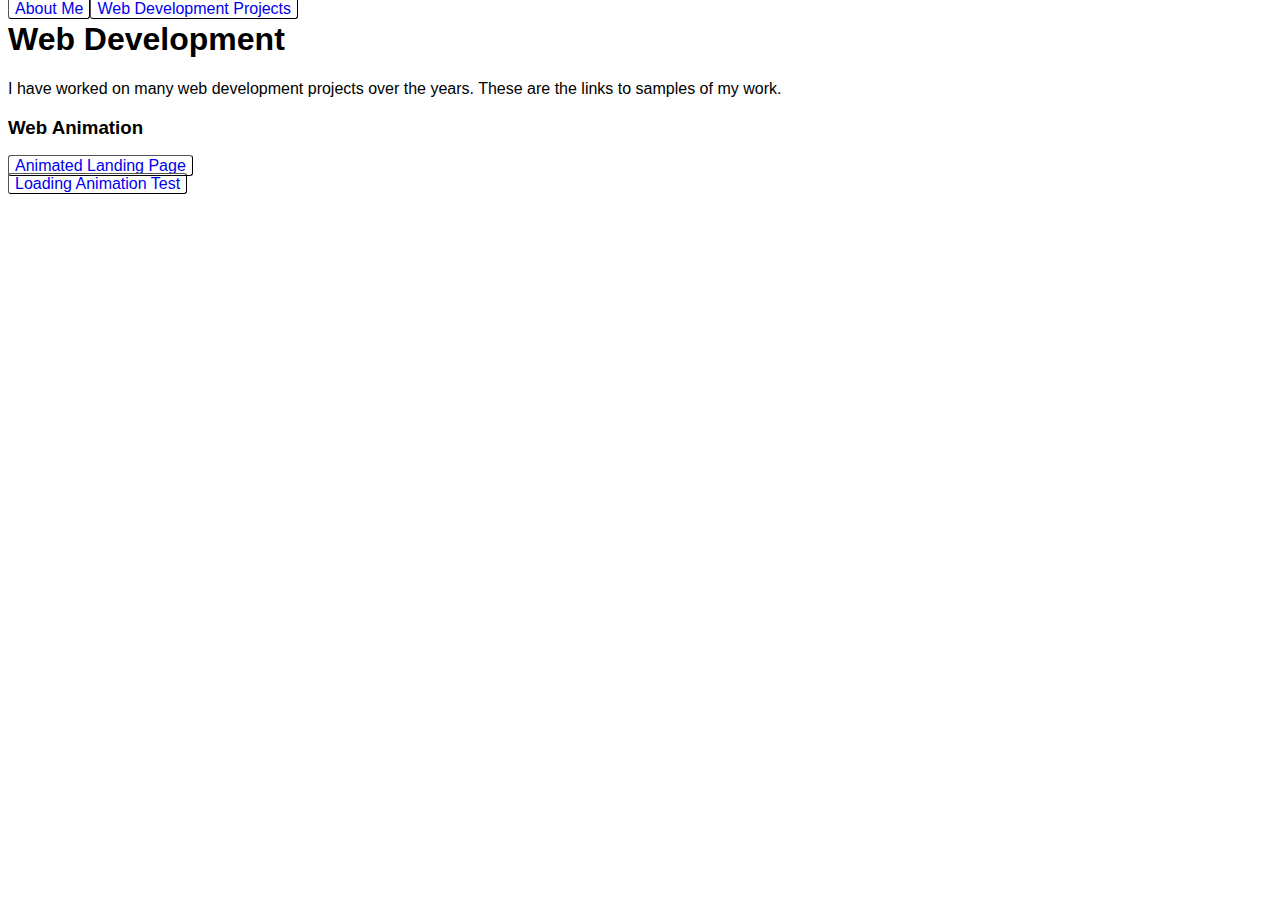
<file: webdev_landing_page/index.html>
<!DOCTYPE html>
<html lang="en">
  <head>
    <meta charset="UTF-8" />
    <meta name="viewport" content="width=device-width, initial-scale=1.0" />
    <title>Colten Yeats: Website Protfolio</title>
    <style>
      #navbar {
        color: #fff4cf;
        display: flex;
        position: absolute;
        top:0%;
        width: 100%;
      }
      .navselect {
        height: 5%;
      }
      a.button {
        padding: 1px 6px;
        border: 1px outset buttonborder;
        border-radius: 3px;
        text-decoration: none;
      }
      body {
        font-family: Arial, sans-serif;
        margin: 1;
        padding: 0;
      }
    </style>
  </head>
  <body>
    <div id="navbar">
        <div class="navselect">
          <a href="https://cjyeats73.github.io/about/" class="button">About Me</a>
        </div>
        <div class="navselect">
          <a href="https://cjyeats73.github.io/webdev_landing_page/" class="button">Web Development Projects</a>
        </div>
        <div class="navselect"></div>
        <div class="navselect"></div>
        <div class="navselect"></div>
    </div>
    <h1>Web Development</h1>
    <p>I have worked on many web development projects over the years. These are the links to samples of my work.</p>

    <div class="category_flex">
        <h3>Web Animation</h3>
        <div class="selection_row">
            <div class="navbutton">
                <a href="https://cjyeats73.github.io/animation-landing-page/" class="button">Animated Landing Page</a>
                </div>
                <div class="navbutton">
                    <a href="https://cjyeats73.github.io/css-loading-animation/" class="button">Loading Animation Test</a>
                </div>
            </div>
        </div>
    </div>

    <script>
    </script>
  </body>
</html>
</file>
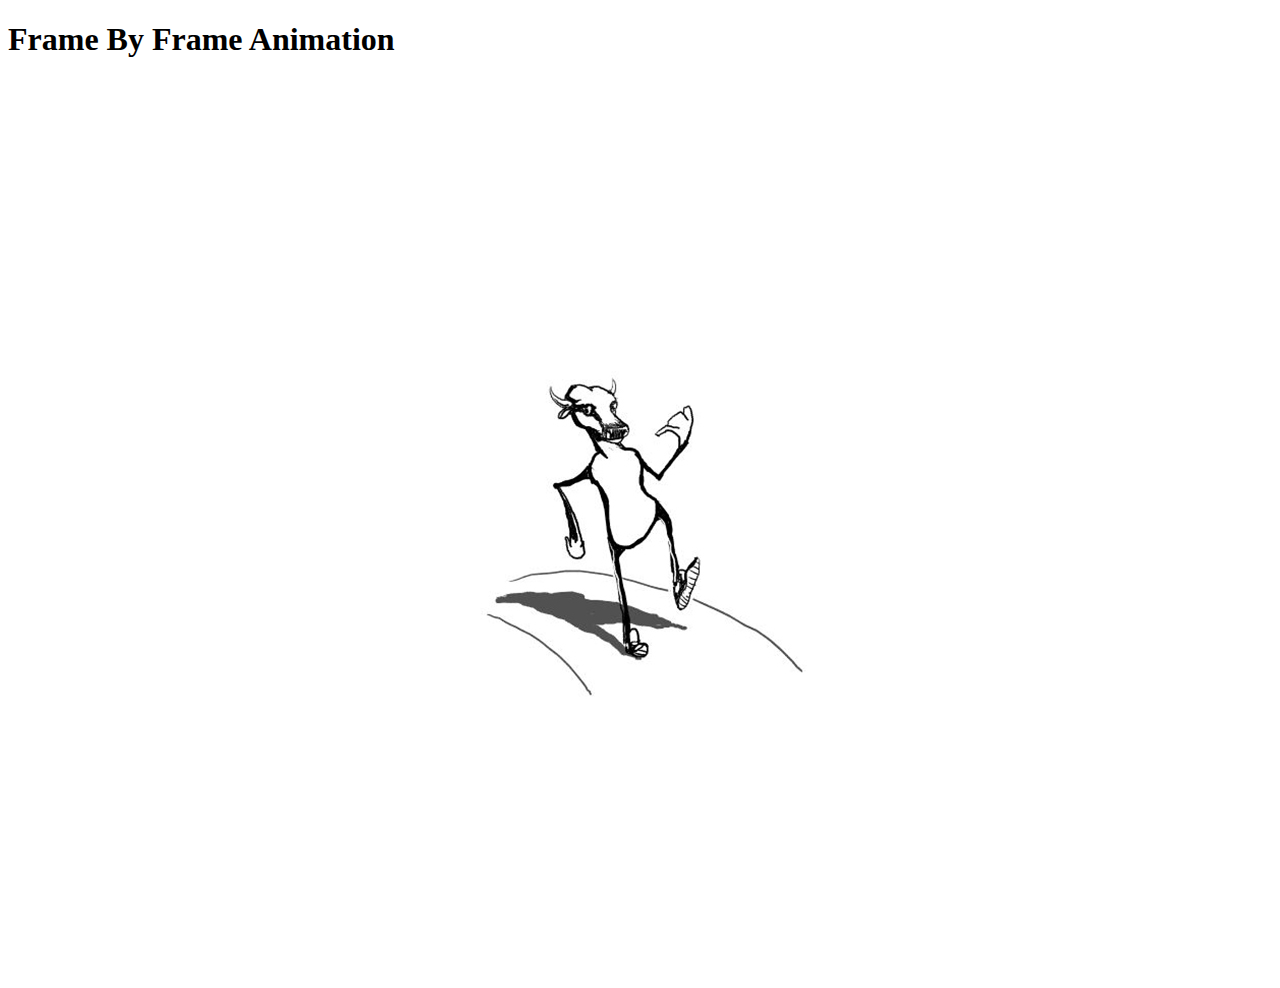
<file: anime-3.2.1/adv-css-demo/index.html>
<!DOCTYPE html>
<html lang="en">
  <head>
    <meta charset="UTF-8" />
    <meta name="viewport" content="width=device-width, initial-scale=1.0" />
    <title>Frame By Frame Animation</title>
    <style>
      .container {
        display: flex;
        justify-content: center;
        align-items: center;
        height: 100vh; /* This centers vertically */
        perspective: 1000px; /* Adjust the perspective depth */
      }

      .animation {
        width: 400px;
        height: 350px;
        background-image: url(walkcycle.jpg);
        animation: frames;
        animation-duration: 1s;
        animation-iteration-count: infinite;
        animation-timing-function: steps(10);
      }

      @keyframes frames {
        from {
            background-position: 4000px;
        }
        to {
            background-position: 0px;
        }
      }
    </style>
  </head>
  <body>
    <h1>Frame By Frame Animation</h1>
    <div class="container">
             <div class="animation"></div>
      </div>
    </div>
  </body>
</html>
</file>
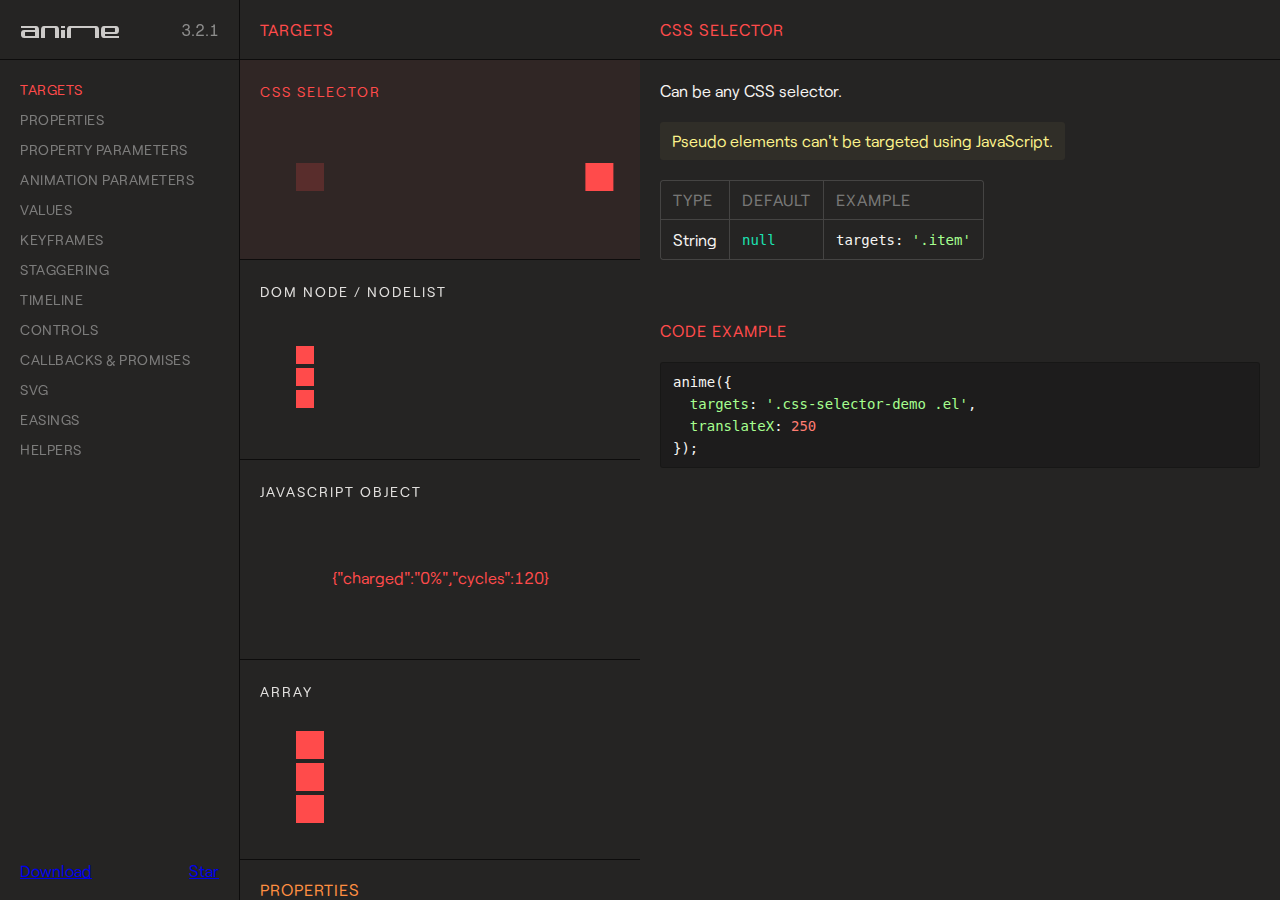
<file: anime-3.2.1/documentation/index.html>
<!DOCTYPE html>
<html>
<head>
  <title>Documentation | anime.js</title>
  <meta charset="utf-8">
  <meta name="viewport" content="width=device-width, initial-scale=1, maximum-scale=1">

  <meta property="og:title" content="anime.js">
  <meta property="og:url" content="https://animejs.com">
  <meta property="og:description" content="Javascript animation engine">
  <meta property="og:image" content="https://animejs.com/documentation/assets/img/social-media-image.png">

  <meta name="twitter:card" content="summary_large_image">
  <meta name="twitter:site" content="@juliangarnier">
  <meta name="twitter:creator" content="@juliangarnier">
  <meta name="twitter:title" content="anime.js">
  <meta name="twitter:description" content="Javascript animation engine">
  <meta name="twitter:image" content="https://animejs.com/documentation/assets/img/social-media-image.png">

  <link rel="apple-touch-icon-precomposed" href="assets/img/apple-touch-icon.png">
  <link rel="icon" type="image/png" href="assets/img/favicon.png" >

  <link href="//cloud.typenetwork.com/projects/2160/fontface.css/" rel="stylesheet" type="text/css">

  <link href="assets/css/animejs.css" rel="stylesheet">
  <link href="assets/css/anime-theme.css" rel="stylesheet">
  <link href="assets/css/documentation.css" rel="stylesheet">

  <script src="../lib/anime.min.js"></script>
</head>
<body>
  <div class="content">
    <header class="header">
    <a class="logo" href="https://github.com/juliangarnier/anime/">
      <img class="anime-mini-logo" src="assets/img/anime-mini-logo.svg" />
      <span class="version-number"></span>
    </a>
    </header>
    <section class="pane sidebar">
      <nav class="navigation"></nav>
      <div class="sidebar-info">
        <a class="github-button" href="https://github.com/juliangarnier/anime/archive/master.zip" data-icon="octicon-cloud-download" aria-label="Download juliangarnier/anime on GitHub">Download</a>
        <a class="github-button" href="https://github.com/juliangarnier/anime" data-show-count="true" aria-label="Star juliangarnier/anime on GitHub">Star</a>
      </div>
    </section>
    <section class="pane demos">

<!-- TARGETS -->
<article id="targets" class="color-targets">
  <header>
    <h2 class="demos-title">Targets</h2>
  </header>

<div id="cssSelector" class="demo">
  <h3 class="demo-title">CSS Selector</h3>
  <div class="demo-description">
    <p>Can be any CSS selector.</p>
    <p class="bubble warning">Pseudo elements can't be targeted using JavaScript.</p>
    <table>
      <thead>
        <td>Type</td>
        <td>Default</td>
        <td>Example</td>
      </thead>
      <tr>
        <td>String</td>
        <td><code>null</code></td>
        <td><code>targets: '.item'</code></td>
      </tr>
    </table>
  </div>
  <div class="demo-content css-selector-demo">
    <div class="line">
      <div class="square shadow"></div>
      <div class="square el"></div>
    </div>
  </div>
  <script>var cssSelector = function() {
/*DEMO*/
anime({
  targets: '.css-selector-demo .el',
  translateX: 250
});
/*DEMO*/
}
  </script>

</div>

<div id="domNode" class="demo">
  <h3 class="demo-title">DOM Node / NodeList</h3>
  <div class="demo-description">
    <p>
      Can be any DOM Node or NodeList.
    </p>
    <table>
      <thead>
        <td>Type</td>
        <td>Default</td>
        <td>Example</td>
      </thead>
      <tr>
        <td>DOM Node</td>
        <td><code>null</code></td>
        <td><code>targets: el.querySelector('.item')</code></td>
      </tr>
      <tr>
        <td>NodeList</td>
        <td><code>null</code></td>
        <td><code>targets: el.querySelectorAll('.item')</code></td>
      </tr>
    </table>
  </div>
  <div class="demo-content dom-node-demo">
    <div class="line">
      <div class="small square shadow"></div>
      <div class="small square el"></div>
    </div>
    <div class="line">
      <div class="small square shadow"></div>
      <div class="small square el"></div>
    </div>
    <div class="line">
      <div class="small square shadow"></div>
      <div class="small square el"></div>
    </div>
  </div>
  <script>var domNode = function() {
/*DEMO*/
var elements = document.querySelectorAll('.dom-node-demo .el');

anime({
  targets: elements,
  translateX: 270
});
/*DEMO*/
}
  </script>
</div>

<div id="JSobject" class="demo">
  <h3 class="demo-title">JavaScript Object</h3>
  <div class="demo-description">
    <p>
      A JavaScript Object with at least one property containing a numerical value.
    </p>
    <table>
      <thead>
        <td>Type</td>
        <td>Default</td>
        <td>Example</td>
      </thead>
      <tr>
        <td>Object</td>
        <td><code>null</code></td>
        <td><code>targets: myObjectProp</code></td>
      </tr>
    </table>
  </div>
  <div class="demo-content">
    <pre class="battery-log">{"charged":"0%","cycles":120}</pre>
  </div>
  <script>var JSobject = function() {
/*DEMO*/
var logEl = document.querySelector('.battery-log');

var battery = {
  charged: '0%',
  cycles: 120
}

anime({
  targets: battery,
  charged: '100%',
  cycles: 130,
  round: 1,
  easing: 'linear',
  update: function() {
    logEl.innerHTML = JSON.stringify(battery);
  }
});
/*DEMO*/
}
  </script>
<script>
</script>
</div>

<div id="array" class="demo">
  <h3 class="demo-title">Array</h3>
  <div class="demo-description">
    <p>
      An array containing multiple targets.
    </p>
    <p class="bubble info">
      Accepts mixed types. E.g. <code>['.el', domNode, jsObject]</code>
    </p>
    <table>
      <thead>
        <td>Type</td>
        <td>Default</td>
        <td>Example</td>
      </thead>
      <tr>
        <td>Array</td>
        <td><code>null</code></td>
        <td><code>targets: ['.item', el.getElementById('#thing')]</code></td>
      </tr>
    </table>
  </div>
  <div class="demo-content mixed-array-demo">
    <div class="line">
      <div class="square shadow"></div>
      <div class="square el el-01"></div>
    </div>
    <div class="line">
      <div class="square shadow"></div>
      <div class="square el el-02"></div>
    </div>
    <div class="line">
      <div class="square shadow"></div>
      <div class="square el el-03"></div>
    </div>
  </div>
  <script>var array = function() {
/*DEMO*/
var el = document.querySelector('.mixed-array-demo .el-01');

anime({
  targets: [el, '.mixed-array-demo .el-02', '.mixed-array-demo .el-03'],
  translateX: 250
});
/*DEMO*/
}
  </script>

</div>

</article>
<!-- -->

<!-- ANIMATABLE PROPERTIES -->
<article id="properties" class="color-properties">
<header>
  <h2 class="demos-title">Properties</h2>
</header>

<div id="cssProperties" class="demo">
  <h3 class="demo-title">CSS Properties</h3>
  <div class="demo-description">
    <p>
      Any CSS properties can be animated.
    </p>
    <p class="bubble warning">
      Most CSS properties will cause layout changes or repaint, and will result in choppy animation.
      Prioritize opacity and CSS transforms as much as possible.
    </p>
    <p>More details about accepted values in the <a class="color-values" href="#unitlessValue">values</a> section.</p>
    <table>
      <thead>
        <td>Example</td>
        <td>value</td>
      </thead>
      <tr>
        <td><code>opacity</code></td>
        <td><code>.5</code></td>
      </tr>
      <tr>
        <td><code>left</code></td>
        <td><code>'100px'</code></td>
      </tr>
    </table>
  </div>
  <div class="demo-content css-prop-demo">
    <div class="large square shadow"></div>
    <div class="large square el"></div>
  </div>
  <script>var cssProperties = function() {
/*DEMO*/
anime({
  targets: '.css-prop-demo .el',
  left: '240px',
  backgroundColor: '#FFF',
  borderRadius: ['0%', '50%'],
  easing: 'easeInOutQuad'
});
/*DEMO*/
}
  </script>
</div>

<div id="CSStransforms" class="demo">
  <h3 class="demo-title">CSS Transforms</h3>
  <div class="demo-description">
    <p>
      Animate CSS transforms properties individually.
    </p>
    <p class="bubble info">
      It's possible to specify different timing for each transforms properties, more details in the <a class="color-prop-params" href="#specificPropParameters">specific property parameters</a> section.
    </p>
    <p>More details about accepted values in the <a class="color-values" href="#unitlessValue">values</a> section.</p>
    <table>
      <thead>
        <td>Valid properties</td>
        <td>Default unit</td>
      </thead>
      <tr><td><code>'translateX'</code></td><td><code>'px'</code></td></tr>
      <tr><td><code>'translateY'</code></td><td><code>'px'</code></td></tr>
      <tr><td><code>'translateZ'</code></td><td><code>'px'</code></td></tr>
      <tr><td><code>'rotate'</code></td><td><code>'deg'</code></td></tr>
      <tr><td><code>'rotateX'</code></td><td><code>'deg'</code></td></tr>
      <tr><td><code>'rotateY'</code></td><td><code>'deg'</code></td></tr>
      <tr><td><code>'rotateZ'</code></td><td><code>'deg'</code></td></tr>
      <tr><td><code>'scale'</code></td><td><code>—</code></td></tr>
      <tr><td><code>'scaleX'</code></td><td><code>—</code></td></tr>
      <tr><td><code>'scaleY'</code></td><td><code>—</code></td></tr>
      <tr><td><code>'scaleZ'</code></td><td><code>—</code></td></tr>
      <tr><td><code>'skew'</code></td><td><code>'deg'</code></td></tr>
      <tr><td><code>'skewX'</code></td><td><code>'deg'</code></td></tr>
      <tr><td><code>'skewY'</code></td><td><code>'deg'</code></td></tr>
      <tr><td><code>'perspective'</code></td><td><code>'px'</code></td></tr>
    </table>
  </div>
  <div class="demo-content css-transforms-demo">
    <div class="square shadow"></div>
    <div class="square el"></div>
  </div>
  <script>var CSStransforms = function() {
/*DEMO*/
anime({
  targets: '.css-transforms-demo .el',
  translateX: 250,
  scale: 2,
  rotate: '1turn'
});
/*DEMO*/
}
  </script>
</div>

<div id="JSobjProp" class="demo">
  <h3 class="demo-title">Object properties</h3>
  <div class="demo-description">
    <p>
      Any Object property containing a numerical value can be animated.<br>
      More details about accepted values in the <a class="color-values" href="#unitlessValue">values</a> section.
    </p>
    <table>
      <thead>
        <td>Example</td>
        <td>value</td>
      </thead>
      <tr>
        <td><code>prop1</code></td>
        <td><code>50</code></td>
      </tr>
      <tr>
        <td><code>'prop2'</code></td>
        <td><code>'100%'</code></td>
      </tr>
    </table>
  </div>
  <div class="demo-content">
    <pre class="js-object-log">{"prop1":0,"prop2":"0%"}</pre>
  </div>
  <script>var JSobjProp = function() {
/*DEMO*/
var objPropLogEl = document.querySelector('.js-object-log');

var myObject = {
  prop1: 0,
  prop2: '0%'
}

anime({
  targets: myObject,
  prop1: 50,
  prop2: '100%',
  easing: 'linear',
  round: 1,
  update: function() {
    objPropLogEl.innerHTML = JSON.stringify(myObject);
  }
});
/*DEMO*/
}
  </script>
</div>

<div id="domAttr" class="demo">
  <h3 class="demo-title">DOM Attributes</h3>
  <div class="demo-description">
    <p>
      Any DOM Attributes containing a numerical value can be animated.<br>
      More details about accepted values in the <a class="color-values" href="#unitlessValue">values</a> section.
    </p>
    <table>
      <thead>
        <td>Example</td>
        <td>value</td>
      </thead>
      <tr>
        <td><code>value</code></td>
        <td><code>1000</code></td>
      </tr>
      <tr>
        <td><code>volume</code></td>
        <td><code>0</code></td>
      </tr>
      <tr>
        <td><code>data-custom</code></td>
        <td><code>'3 dogs'</code></td>
      </tr>
    </table>
  </div>
  <div class="demo-content dom-attribute-demo">
    <input class="el text-output" value="0"></input>
  </div>
  <script>var domAttr = function() {
/*DEMO*/
anime({
  targets: '.dom-attribute-demo input',
  value: [0, 1000],
  round: 1,
  easing: 'easeInOutExpo'
});
/*DEMO*/
}
  </script>
</div>

<div id="svgAttr" class="demo">
  <h3 class="demo-title">SVG Attributes</h3>
  <div class="demo-description">
    <p>
      Like any other <a class="color-properties" href="#domAttr">DOM attributes</a>, all SVG attributes containing at least one numerical value can be animated.<br>
      More details about accepted values in the <a class="color-values" href="#unitlessValue">values</a> section and SVG animation in the <a class="color-svg" href="#motionPath">SVG</a> section.
    </p>
    <table>
      <thead>
        <td>Example</td>
        <td>value</td>
      </thead>
      <tr>
        <td><code>points</code></td>
        <td><code>'64 68.64 8.574 100 63.446 67.68 64 4 64.554 67.68 119.426 100'</code></td>
      </tr>
      <tr>
        <td><code>scale</code></td>
        <td><code>1</code></td>
      </tr>
      <tr>
        <td><code>baseFrequency</code></td>
        <td><code>0</code></td>
      </tr>
    </table>
  </div>
  <div class="demo-content align-center svg-attributes-demo">
<svg width="128" height="128" viewBox="0 0 128 128">
  <filter id="displacementFilter">
    <feTurbulence type="turbulence" baseFrequency=".05" numOctaves="2" result="turbulence"/>
    <feDisplacementMap in2="turbulence" in="SourceGraphic" scale="15" xChannelSelector="R" yChannelSelector="G"/>
  </filter>
  <polygon points="64 68.64 8.574 100 63.446 67.68 64 4 64.554 67.68 119.426 100" style="filter: url(#displacementFilter)" fill="currentColor"/>
</svg>
  </div>
  <script>var svgAttr = function() {
  // Needed to reset demo
  var polyEl = document.querySelector('.svg-attributes-demo polygon');
  var feTurbulenceEl = document.querySelector('feTurbulence');
  var feDisplacementMap = document.querySelector('feDisplacementMap');
  polyEl.setAttribute('points', '64 68.64 8.574 100 63.446 67.68 64 4 64.554 67.68 119.426 100');
  feTurbulenceEl.setAttribute('baseFrequency', '.05');
  feDisplacementMap.setAttribute('scale', '15');
/*DEMO*/
anime({
  targets: ['.svg-attributes-demo polygon', 'feTurbulence', 'feDisplacementMap'],
  points: '64 128 8.574 96 8.574 32 64 0 119.426 32 119.426 96',
  baseFrequency: 0,
  scale: 1,
  loop: true,
  direction: 'alternate',
  easing: 'easeInOutExpo'
});
/*DEMO*/
}
  </script>

</div>

</article>
<!-- -->

<!-- PROPERTY PARAMETERS -->
<article id="propertyParameters" class="color-prop-params">
  <header>
    <h2 class="demos-title">Property parameters</h2>
  </header>

<div id="duration" class="demo">
  <h3 class="demo-title">Duration</h3>
  <div class="demo-description">
    <p>
      Defines the duration in milliseconds of the animation.
    </p>
    <table>
      <thead>
        <td>Type</td>
        <td>Default</td>
        <td>Example</td>
      </thead>
      <tr>
        <td>Number</td>
        <td><code>1000</code></td>
        <td><code>3000</code></td>
      </tr>
      <tr>
        <td>anime.stagger</td>
        <td>See <a class="color-staggering" href="#staggeringBasics">staggering</a> section</td>
        <td><code>anime.stagger(150)</code></td>
      </tr>
      <tr>
        <td>Function</td>
        <td>See <a class="color-prop-params" href="#functionBasedParameters">function based parameters</a> section</td>
        <td><code>(el, i) => i * 150</code></td>
      </tr>
    </table>
  </div>
  <div class="demo-content duration-demo">
    <div class="label">3000 ms</div>
    <div class="square shadow"></div>
    <div class="square el"></div>
  </div>
  <script>var duration = function() {
/*DEMO*/
anime({
  targets: '.duration-demo .el',
  translateX: 250,
  duration: 3000
});
/*DEMO*/
}
  </script>
</div>

<div id="delay" class="demo">
  <h3 class="demo-title">Delay</h3>
  <div class="demo-description">
    <p>
      Defines the delay in milliseconds of the animation.
    </p>
    <table>
      <thead>
        <td>Type</td>
        <td>Default</td>
        <td>Example</td>
      </thead>
      <tr>
        <td>Number</td>
        <td><code>0</code></td>
        <td><code>1000</code></td>
      </tr>
      <tr>
        <td>anime.stagger</td>
        <td>See <a class="color-staggering" href="#staggeringBasics">staggering</a> section</td>
        <td><code>anime.stagger(150)</code></td>
      </tr>
      <tr>
        <td>Function</td>
        <td>See <a class="color-prop-params" href="#functionBasedParameters">function based parameters</a> section</td>
        <td><code>(el, i) => i * 150</code></td>
      </tr>
    </table>
  </div>
  <div class="demo-content delay-demo">
    <div class="label">1000 ms</div>
    <div class="square shadow"></div>
    <div class="square el"></div>
  </div>
  <script>var delay = function() {
/*DEMO*/
anime({
  targets: '.delay-demo .el',
  translateX: 250,
  delay: 1000
});
/*DEMO*/
}
  </script>
</div>

<div id="endDelay" class="demo">
  <h3 class="demo-title">end delay</h3>
  <div class="demo-description">
    <p>
      Adds some extra time in milliseconds at the end of the animation.
    </p>
    <table>
      <thead>
        <td>Type</td>
        <td>Default</td>
        <td>Example</td>
      </thead>
      <tr>
        <td>Number</td>
        <td><code>0</code></td>
        <td><code>1000</code></td>
      </tr>
      <tr>
        <td>anime.stagger</td>
        <td>See <a class="color-staggering" href="#staggeringBasics">staggering</a> section</td>
        <td><code>anime.stagger(150)</code></td>
      </tr>
      <tr>
        <td>Function</td>
        <td>See <a class="color-prop-params" href="#functionBasedParameters">function based parameters</a> section</td>
        <td><code>(el, i) => i * 150</code></td>
      </tr>
    </table>
  </div>
  <div class="demo-content end-delay-demo">
    <div class="label">1000 ms</div>
    <div class="square shadow"></div>
    <div class="square el"></div>
  </div>
  <script>var endDelay = function() {
/*DEMO*/
anime({
  targets: '.end-delay-demo .el',
  translateX: 250,
  endDelay: 1000,
  direction: 'alternate'
});
/*DEMO*/
}
  </script>

</div>

<div id="easing" class="demo">
  <h3 class="demo-title">Easing</h3>
  <div class="demo-description">
    <p>
      Defines the timing function of the animation.
    </p>
    <p class="bubble info">
      Check out the <a class="color-easings" href="#linearEasing">easings</a> section for a complete list of available easing and parameters.
    </p>
    <table>
      <thead>
        <td>Type</td>
        <td>Default</td>
        <td>Example</td>
      </thead>
      <tr>
        <td>String</td>
        <td><code>'easeOutElastic(1, .5)'</code></td>
        <td><code>easing: 'easeInOutQuad'</code></td>
      </tr>
    </table>
  </div>
  <div class="demo-content easing-demo">
    <div class="label">easeInOutExpo</div>
    <div class="square shadow"></div>
    <div class="square el"></div>
  </div>
  <script>var easing = function() {
/*DEMO*/
anime({
  targets: '.easing-demo .el',
  translateX: 250,
  easing: 'easeInOutExpo'
});
/*DEMO*/
}
  </script>

</div>

<div id="round" class="demo">
  <h3 class="demo-title">Round</h3>
  <div class="demo-description">
    <p>
      Rounds up the value to x decimals.
    </p>
    <table>
      <thead>
        <td>Type</td>
        <td>Default</td>
        <td>Example</td>
      </thead>
      <tr>
        <td>Number</td>
        <td><code>0</code></td>
        <td><code>round: 10</code></td>
      </tr>
    </table>
  </div>
  <div class="demo-content">
    <pre class="round-log">0</pre>
  </div>
  <script>var round = function() {
/*DEMO*/
var roundLogEl = document.querySelector('.round-log');

anime({
  targets: roundLogEl,
  innerHTML: [0, 10000],
  easing: 'linear',
  round: 10 // Will round the animated value to 1 decimal
});
/*DEMO*/
}
  </script>
</div>

<div id="specificPropParameters" class="demo">
  <h3 class="demo-title">Specific property parameters</h3>
  <div class="demo-description">
    <p>
      Defines specific parameters to each property of the animation using an Object as value.<br>
      Other properties that aren't specified in the Object are inheritted from the main animation.
    </p>
    <table>
      <thead>
        <td>Type</td>
        <td>Example</td>
      </thead>
      <tr>
        <td>Object</td>
<td><code>rotate: {
  value: 360,
  duration: 1800,
  easing: 'easeInOutSine'
}</code></td>
      </tr>
    </table>
  </div>
  <div class="demo-content specific-prop-params-demo">
    <div class="square shadow"></div>
    <div class="square el"></div>
  </div>
  <script>var specificPropParameters = function() {
/*DEMO*/
anime({
  targets: '.specific-prop-params-demo .el',
  translateX: {
    value: 250,
    duration: 800
  },
  rotate: {
    value: 360,
    duration: 1800,
    easing: 'easeInOutSine'
  },
  scale: {
    value: 2,
    duration: 1600,
    delay: 800,
    easing: 'easeInOutQuart'
  },
  delay: 250 // All properties except 'scale' inherit 250ms delay
});
/*DEMO*/
}
  </script>

</div>

<div id="functionBasedParameters" class="demo">
  <h3 class="demo-title">Function based parameters</h3>
  <div class="demo-description">
    <p>
      Get different values for every target and property of the animation.
    </p>
    <p>
      The function accepts 3 arguments:
    </p>
    <table>
      <thead>
        <td>Arguments</td>
        <td>Infos</td>
      </thead>
      <tr>
        <td><code>target</code></td>
        <td>The curent animated targeted element</td>
      </tr>
      <tr>
        <td><code>index</code></td>
        <td>The index of the animated targeted element</td>
      </tr>
      <tr>
        <td><code>targetsLength</code></td>
        <td>The total number of animated targets</td>
      </tr>
    </table>
    <p class="bubble info">
      See <a class="color-staggering" href="#staggeringBasics">staggering</a> section for easier values manipulation.
    </p>
  </div>
  <div class="demo-content function-based-params-demo">
    <div class="line">
      <div class="small label">delay = 0 * 100</div>
      <div class="small square shadow"></div>
      <div class="small square el"></div>
    </div>
    <div class="line">
      <div class="small label">delay = 1 * 100</div>
      <div class="small square shadow"></div>
      <div class="small square el"></div>
    </div>
    <div class="line">
      <div class="small label">delay = 2 * 100</div>
      <div class="small square shadow"></div>
      <div class="small square el"></div>
    </div>
  </div>
  <script>var functionBasedParameters = function() {
/*DEMO*/
anime({
  targets: '.function-based-params-demo .el',
  translateX: 270,
  direction: 'alternate',
  loop: true,
  delay: function(el, i, l) {
    return i * 100;
  },
  endDelay: function(el, i, l) {
    return (l - i) * 100;
  }
});
/*DEMO*/
}
  </script>

</div>

</article>
<!-- -->

<!-- ANIMATION PARAMETERS -->
<article id="animationParameters" class="color-anim-params">
  <header>
    <h2 class="demos-title">Animation parameters</h2>
  </header>

<div id="direction" class="demo">
  <h3 class="demo-title">Direction</h3>
  <div class="demo-description">
    <p>
      Defines the direction of the animation.
    </p>
    <table>
      <thead>
        <td>Accepts</td>
        <td>Infos</td>
      </thead>
      <tr>
        <td><code>'normal'</code></td>
        <td>Animation progress goes from 0 to 100%</td>
      </tr>
      <tr>
        <td><code>'reverse'</code></td>
        <td>Animation progress goes from 100% to 0%</td>
      </tr>
      <tr>
        <td><code>'alternate'</code></td>
        <td>Animation progress goes from 0% to 100% then goes back to 0%</td>
      </tr>
    </table>
  </div>
  <div class="demo-content">
    <div class="line">
      <div class="label">normal</div>
      <div class="square shadow"></div>
      <div class="square el dir-normal"></div>
    </div>
    <div class="line">
      <div class="label">reverse</div>
      <div class="square shadow"></div>
      <div class="square el dir-reverse"></div>
    </div>
    <div class="line">
      <div class="label">alternate</div>
      <div class="square shadow"></div>
      <div class="square el dir-alternate"></div>
    </div>
  </div>
  <script>var direction = function() {
/*DEMO*/
anime({
  targets: '.dir-normal',
  translateX: 250,
  easing: 'easeInOutSine'
});

anime({
  targets: '.dir-reverse',
  translateX: 250,
  direction: 'reverse',
  easing: 'easeInOutSine'
});

anime({
  targets: '.dir-alternate',
  translateX: 250,
  direction: 'alternate',
  easing: 'easeInOutSine'
});
/*DEMO*/
}
  </script>

</div>

<div id="loop" class="demo">
  <h3 class="demo-title">Loop</h3>
  <div class="demo-description">
    <p>
      Defines the number of iterations of your animation.
    </p>
    <table>
      <thead>
        <td>Accepts</td>
        <td>Infos</td>
      </thead>
      <tr>
        <td><code>Number</code></td>
        <td>The number of iterations</td>
      </tr>
      <tr>
        <td><code>true</code></td>
        <td>Loop indefinitely</td>
      </tr>
    </table>
  </div>
  <div class="demo-content">
    <div class="line">
      <div class="small label">normal 3 times</div>
      <div class="small square shadow"></div>
      <div class="small square el loop"></div>
    </div>
    <div class="line">
      <div class="small label">reverse 3 times</div>
      <div class="small square shadow"></div>
      <div class="small square el loop-reverse"></div>
    </div>
    <div class="line">
      <div class="small label">alternate 3 times</div>
      <div class="small square shadow"></div>
      <div class="small square el loop-alternate"></div>
    </div>
    <div class="line">
      <div class="small label">normal inifinite</div>
      <div class="small square shadow"></div>
      <div class="small square el loop-infinity"></div>
    </div>
    <div class="line">
      <div class="small label">inifinite reverse</div>
      <div class="small square shadow"></div>
      <div class="small square el loop-reverse-infinity"></div>
    </div>
    <div class="line">
      <div class="small label">inifinite alternate</div>
      <div class="small square shadow"></div>
      <div class="small square el loop-alternate-infinity"></div>
    </div>
  </div>
  <script>var loop = function() {
/*DEMO*/
anime({
  targets: '.loop',
  translateX: 270,
  loop: 3,
  easing: 'easeInOutSine'
});

anime({
  targets: '.loop-infinity',
  translateX: 270,
  loop: true,
  easing: 'easeInOutSine'
});

anime({
  targets: '.loop-reverse',
  translateX: 270,
  loop: 3,
  direction: 'reverse',
  easing: 'easeInOutSine'
});

anime({
  targets: '.loop-reverse-infinity',
  translateX: 270,
  direction: 'reverse',
  loop: true,
  easing: 'easeInOutSine'
});

anime({
  targets: '.loop-alternate',
  translateX: 270,
  loop: 3,
  direction: 'alternate',
  easing: 'easeInOutSine'
});

anime({
  targets: '.loop-alternate-infinity',
  translateX: 270,
  direction: 'alternate',
  loop: true,
  easing: 'easeInOutSine'
});
/*DEMO*/
}
  </script>
</div>

<div id="autoplay" class="demo">
  <h3 class="demo-title">Autoplay</h3>
  <div class="demo-description">
    <p>
      Defines if the animation should automatically starts or not.
    </p>
    <table>
      <thead>
        <td>Accepts</td>
        <td>Infos</td>
      </thead>
      <tr>
        <td><code>true</code></td>
        <td>Automatically starts the animation</td>
      </tr>
      <tr>
        <td><code>false</code></td>
        <td>Animation is paused by default</td>
      </tr>
    </table>
  </div>
  <div class="demo-content">
    <div class="line">
      <div class="label">autoplay: true</div>
      <div class="square shadow"></div>
      <div class="square el autoplay-true"></div>
    </div>
    <div class="line">
      <div class="label">autoplay: false</div>
      <div class="square shadow"></div>
      <div class="square el autoplay-false"></div>
    </div>
  </div>
  <script>var autoplay = function() {
/*DEMO*/
anime({
  targets: '.autoplay-true',
  translateX: 250,
  autoplay: true,
  easing: 'easeInOutSine'
});

anime({
  targets: '.autoplay-false',
  translateX: 250,
  autoplay: false,
  easing: 'easeInOutSine'
});
/*DEMO*/
}
  </script>
</div>

</article>
<!-- -->

<!-- VALUES -->
<article id="values" class="color-values">
<header>
  <h2 class="demos-title">Values</h2>
</header>

<div id="unitlessValue" class="demo">
  <h3 class="demo-title">Unitless</h3>
  <div class="demo-description">
    <p>
      If the original value has a unit, it will be automatically added to the animated value.
    </p>
    <table>
      <thead>
        <td>Type</td>
        <td>Example</td>
      </thead>
      <tr>
        <td>Number</td>
        <td><code>translateX: 250</code></td>
      </tr>
    </table>
  </div>
  <div class="demo-content unitless-values-demo">
    <div class="circle shadow"></div>
    <div class="circle el"></div>
  </div>
  <script>var unitlessValue = function() {
/*DEMO*/
anime({
  targets: '.unitless-values-demo .el',
  translateX: 250, // -> '250px'
  rotate: 540 // -> '540deg'
});
/*DEMO*/
}
  </script>

</div>

<div id="specificUnitValue" class="demo">
  <h3 class="demo-title">Specific unit</h3>
  <div class="demo-description">
    <p>
      Forces the animation to use a certain unit and will automatically convert the initial target value.
    </p>
    <p class="bubble warning">
      Conversion accuracy can vary depending of the unit used.<br>
      You can also define the initial value of the animation directly using an array, see the <a href="#fromToValues" class="color-values">from to values</a> section.
    </p>
    <table>
      <thead>
        <td>Type</td>
        <td>Example</td>
      </thead>
      <tr>
        <td>String</td>
        <td><code>width: '100%'</code></td>
      </tr>
    </table>
  </div>
  <div class="demo-content specific-unit-values-demo">
    <div class="square shadow"></div>
    <div class="square el"></div>
  </div>
  <script>var specificUnitValue = function() {
/*DEMO*/
anime({
  targets: '.specific-unit-values-demo .el',
  width: '100%', // -> from '28px' to '100%',
  easing: 'easeInOutQuad',
  direction: 'alternate',
  loop: true
});
/*DEMO*/
}
  </script>

</div>

<div id="relativeValues" class="demo">
  <h3 class="demo-title">Relative</h3>
  <div class="demo-description">
    <p>
      Adds, substracts or multiplies the original value.
    </p>
    <table>
      <thead>
        <td>Accepts</td>
        <td>Effect</td>
        <td>Example</td>
      </thead>
      <tr>
        <td><code>'+='</code></td>
        <td>Add</td>
        <td><code>'+=100'</code></td>
      </tr>
      <tr>
        <td><code>'-='</code></td>
        <td>Substract</td>
        <td><code>'-=2turn'</code></td>
      </tr>
      <tr>
        <td><code>'*='</code></td>
        <td>Multiply</td>
        <td><code>'*=10'</code></td>
      </tr>
    </table>
  </div>
  <div class="demo-content">
    <div class="circle shadow"></div>
    <div class="circle el relative-values"></div>
  </div>
  <script>var relativeValues = function() {
/*DEMO*/
var relativeEl = document.querySelector('.el.relative-values');
relativeEl.style.transform = 'translateX(100px)';

anime({
  targets: '.el.relative-values',
  translateX: {
    value: '*=2.5', // 100px * 2.5 = '250px'
    duration: 1000
  },
  width: {
    value: '-=20px', // 28 - 20 = '8px'
    duration: 1800,
    easing: 'easeInOutSine'
  },
  rotate: {
    value: '+=2turn', // 0 + 2 = '2turn'
    duration: 1800,
    easing: 'easeInOutSine'
  },
  direction: 'alternate'
});
/*DEMO*/
}
  </script>

</div>

<div id="colors" class="demo">
  <h3 class="demo-title">Colors</h3>
  <div class="demo-description">
    <p>
      <i>anime.js</i> accepts and converts Hexadecimal, RGB, RGBA, HSL, and HSLA color values.
    </p>
    <p class="bubble warning">
      CSS color codes ( e.g. : <code>'red', 'yellow', 'aqua'</code> ) are not supported.
    </p>
    <table>
      <thead>
        <td>Accepts</td>
        <td>Example</td>
      </thead>
      <tr>
        <td>Hexadecimal</td>
        <td><code>'#FFF'</code> or <code>'#FFFFFF'</code></td>
      </tr>
      <tr>
        <td>RGB</td>
        <td><code>'rgb(255, 255, 255)'</code></td>
      </tr>
      <tr>
        <td>RGBA</td>
        <td><code>'rgba(255, 255, 255, .2)'</code></td>
      </tr>
      <tr>
        <td>HSL</td>
        <td><code>'hsl(0, 100%, 100%)'</code></td>
      </tr>
      <tr>
        <td>HSLA</td>
        <td><code>'hsla(0, 100%, 100%, .2)'</code></td>
      </tr>
    </table>
  </div>
  <div class="demo-content colors-demo">
    <div class="line">
      <div class="small label">HEX</div>
      <div class="small circle shadow"></div>
      <div class="small circle el color-hex"></div>
    </div>
    <div class="line">
      <div class="small label">RGB</div>
      <div class="small circle shadow"></div>
      <div class="small circle el color-rgb"></div>
    </div>
    <div class="line">
      <div class="small label">HSL</div>
      <div class="small circle shadow"></div>
      <div class="small circle el color-hsl"></div>
    </div>
    <div class="line">
      <div class="small label">RGBA</div>
      <div class="small circle shadow"></div>
      <div class="small circle el color-rgba"></div>
    </div>
    <div class="line">
      <div class="small label">HSLA</div>
      <div class="small circle shadow"></div>
      <div class="small circle el color-hsla"></div>
    </div>
  </div>
  <script>var colors = function() {
/*DEMO*/
var colorsExamples = anime.timeline({
  endDelay: 1000,
  easing: 'easeInOutQuad',
  direction: 'alternate',
  loop: true
})
.add({ targets: '.color-hex',  background: '#FFF' }, 0)
.add({ targets: '.color-rgb',  background: 'rgb(255,255,255)' }, 0)
.add({ targets: '.color-hsl',  background: 'hsl(0, 100%, 100%)' }, 0)
.add({ targets: '.color-rgba', background: 'rgba(255,255,255, .2)' }, 0)
.add({ targets: '.color-hsla', background: 'hsla(0, 100%, 100%, .2)' }, 0)
.add({ targets: '.colors-demo .el', translateX: 270 }, 0);
/*DEMO*/
}
  </script>

</div>

<div id="fromToValues" class="demo">
  <h3 class="demo-title">From To</h3>
  <div class="demo-description">
    <p>
      Forces the animation to start at a specified value.
    </p>
    <table>
      <thead>
        <td>Type</td>
        <td>Example</td>
      </thead>
      <tr>
        <td><code>Array</code></td>
        <td><code>['50%', '100%']</code></td>
      </tr>
    </table>
  </div>
  <div class="demo-content">
    <div class="circle shadow"></div>
    <div class="circle el from-to-values"></div>
  </div>
  <script>var fromToValues = function() {
/*DEMO*/
anime({
  targets: '.el.from-to-values',
  translateX: [100, 250], // from 100 to 250
  delay: 500,
  direction: 'alternate',
  loop: true
});
/*DEMO*/
}
  </script>

</div>

<div id="functionBasedPropVal" class="demo">
  <h3 class="demo-title">Function based values</h3>
  <div class="demo-description">
    <p>
      Get different values for every target and property of the animation.
    </p>
    <p>
      The function accepts 3 arguments:
    </p>
    <table>
      <thead>
        <td>Arguments</td>
        <td>Infos</td>
      </thead>
      <tr>
        <td><code>target</code></td>
        <td>The curently animated targeted element</td>
      </tr>
      <tr>
        <td><code>index</code></td>
        <td>The index of the animated targeted element</td>
      </tr>
      <tr>
        <td><code>targetsLength</code></td>
        <td>The total number of animated targets</td>
      </tr>
    </table>
  </div>
  <div class="demo-content function-based-values-demo">
    <div class="line">
      <div class="small circle shadow"></div>
      <div data-x="170" class="small circle el"></div>
    </div>
    <div class="line">
      <div class="small circle shadow"></div>
      <div data-x="80" class="small circle el"></div>
    </div>
    <div class="line">
      <div class="small circle shadow"></div>
      <div data-x="270" class="small circle el"></div>
    </div>
  </div>
  <script>var functionBasedPropVal = function() {
/*DEMO*/
anime({
  targets: '.function-based-values-demo .el',
  translateX: function(el) {
    return el.getAttribute('data-x');
  },
  translateY: function(el, i) {
    return 50 + (-50 * i);
  },
  scale: function(el, i, l) {
    return (l - i) + .25;
  },
  rotate: function() { return anime.random(-360, 360); },
  borderRadius: function() { return ['50%', anime.random(10, 35) + '%']; },
  duration: function() { return anime.random(1200, 1800); },
  delay: function() { return anime.random(0, 400); },
  direction: 'alternate',
  loop: true
});
/*DEMO*/
}
  </script>

</div>

</article>
<!-- -->

<!-- KEYFRAMES -->
<article id="keyframes" class="color-keyframes">
<header>
  <h2 class="demos-title">Keyframes</h2>
</header>

<div id="animationKeyframes" class="demo">
  <h3 class="demo-title">Animation keyframes</h3>
  <div class="demo-description">
    <p>
      Animation keyframes are defined using an Array, within the <code>keyframes</code> property.
    </p>
    <p class="bubble info">
      If there is no duration specified inside the keyframes, each keyframe duration will be equal to the animation's total duration divided by the number of keyframes.
    </p>
    <table>
      <thead>
        <td>Type</td>
        <td>Example</td>
      </thead>
      <tr>
        <td><code>Array</code></td>
        <td><code>[
  {value: 100, easing: 'easeOutExpo'},
  {value: 200, delay: 500},
  {value: 300, duration: 1000}
]</code></td>
      </tr>
    </table>
  </div>
  <div class="demo-content animation-keyframes-demo">
    <div class="circle shadow"></div>
    <div class="circle el keyframes"></div>
  </div>
  <script>var animationKeyframes = function() {
/*DEMO*/
anime({
  targets: '.animation-keyframes-demo .el',
  keyframes: [
    {translateY: -40},
    {translateX: 250},
    {translateY: 40},
    {translateX: 0},
    {translateY: 0}
  ],
  duration: 4000,
  easing: 'easeOutElastic(1, .8)',
  loop: true
});
/*DEMO*/
}
  </script>
</div>

<div id="propertyKeyframes" class="demo">
  <h3 class="demo-title">Property keyframes</h3>
  <div class="demo-description">
    <p>
      Similar to <a class="color-keyframes" href="#animationKeyframes">animation keyframes</a>, property keyframes are defined using an Array of property Object. Property keyframes allow overlapping animations since each property have its own keyframes array.
    </p>
    <p class="bubble info">
      If there is no duration specified inside the keyframes, each keyframe duration will be equal to the animation's total duration divided by the number of keyframes.
    </p>
    <table>
      <thead>
        <td>Type</td>
        <td>Example</td>
      </thead>
      <tr>
        <td><code>Array</code></td>
        <td><code>[
  {value: 100, easing: 'easeOutExpo'},
  {value: 200, delay: 500},
  {value: 300, duration: 1000}
]</code></td>
      </tr>
    </table>
  </div>
  <div class="demo-content property-keyframes-demo">
    <div class="circle shadow"></div>
    <div class="circle el keyframes"></div>
  </div>
  <script>var propertyKeyframes = function() {
/*DEMO*/
anime({
  targets: '.property-keyframes-demo .el',
  translateX: [
    { value: 250, duration: 1000, delay: 500 },
    { value: 0, duration: 1000, delay: 500 }
  ],
  translateY: [
    { value: -40, duration: 500 },
    { value: 40, duration: 500, delay: 1000 },
    { value: 0, duration: 500, delay: 1000 }
  ],
  scaleX: [
    { value: 4, duration: 100, delay: 500, easing: 'easeOutExpo' },
    { value: 1, duration: 900 },
    { value: 4, duration: 100, delay: 500, easing: 'easeOutExpo' },
    { value: 1, duration: 900 }
  ],
  scaleY: [
    { value: [1.75, 1], duration: 500 },
    { value: 2, duration: 50, delay: 1000, easing: 'easeOutExpo' },
    { value: 1, duration: 450 },
    { value: 1.75, duration: 50, delay: 1000, easing: 'easeOutExpo' },
    { value: 1, duration: 450 }
  ],
  easing: 'easeOutElastic(1, .8)',
  loop: true
});
/*DEMO*/
}
  </script>
</div>

</article>
<!-- -->

<!-- STAGGERING -->
<article id="staggering" class="color-staggering">
<header>
  <h2 class="demos-title">Staggering</h2>
</header>

<div id="staggeringBasics" class="demo">
  <h3 class="demo-title">Staggering basics</h3>
  <div class="demo-description">
    <p>
      Staggering allows you to animate multiple elements with <a href="https://en.wikipedia.org/wiki/Follow_through_and_overlapping_action">follow through and overlapping action</a>.
    </p>
    <pre><code>anime.stagger(value, options)</code></pre>
    <table>
      <thead>
        <td>Arguments</td>
        <td>Type</td>
        <td>Info</td>
        <td>Required</td>
      </thead>
      <tr>
        <td>Value</td>
        <td><code>Number</code>, <code>String</code>, <code>Array</code></td>
        <td>The manipulated value(s)</td>
        <td>Yes</td>
      </tr>
      <tr>
        <td>Options</td>
        <td><code>Object</code></td>
        <td>Stagger parameters</td>
        <td>No</td>
      </tr>
    </table>
  </div>
  <div class="demo-content basic-staggering-demo">
    <div class="line">
      <div class="label">delay = (100 * 0) ms</div>
      <div class="small square shadow"></div>
      <div class="small square el"></div>
    </div>
    <div class="line">
      <div class="label">delay = (100 * 1) ms</div>
      <div class="small square shadow"></div>
      <div class="small square el"></div>
    </div>
    <div class="line">
      <div class="label">delay = (100 * 2) ms</div>
      <div class="small square shadow"></div>
      <div class="small square el"></div>
    </div>
    <div class="line">
      <div class="label">delay = (100 * 3) ms</div>
      <div class="small square shadow"></div>
      <div class="small square el"></div>
    </div>
    <div class="line">
      <div class="label">delay = (100 * 4) ms</div>
      <div class="small square shadow"></div>
      <div class="small square el"></div>
    </div>
    <div class="line">
      <div class="label">delay = (100 * 5) ms</div>
      <div class="small square shadow"></div>
      <div class="small square el"></div>
    </div>
  </div>
  <script>var staggeringBasics = function() {
/*DEMO*/
anime({
  targets: '.basic-staggering-demo .el',
  translateX: 270,
  delay: anime.stagger(100) // increase delay by 100ms for each elements.
});
/*DEMO*/
}
  </script>
</div>

<div id="staggeringStartValue" class="demo">
  <h3 class="demo-title">Start value</h3>
  <div class="demo-description">
    <p>
      Starts the staggering effect from a specific value.
    </p>
    <pre><code>anime.stagger(value, {start: startValue})</code></pre>
    <table>
      <thead>
        <td>Types</td>
        <td>Info</td>
      </thead>
      <tr>
        <td><code>Number</code>, <code>String</code>
        <td>Same as propety values, see <a href="#unitlessValue" class="color-values">values section</a></td>
      </tr>
    </table>
  </div>
  <div class="demo-content staggering-start-value-demo">
    <div class="line">
      <div class="label">delay = 500 + (100 * 0) ms</div>
      <div class="small square shadow"></div>
      <div class="small square el"></div>
    </div>
    <div class="line">
      <div class="label">delay = 500 + (100 * 1) ms</div>
      <div class="small square shadow"></div>
      <div class="small square el"></div>
    </div>
    <div class="line">
      <div class="label">delay = 500 + (100 * 2) ms</div>
      <div class="small square shadow"></div>
      <div class="small square el"></div>
    </div>
    <div class="line">
      <div class="label">delay = 500 + (100 * 3) ms</div>
      <div class="small square shadow"></div>
      <div class="small square el"></div>
    </div>
    <div class="line">
      <div class="label">delay = 500 + (100 * 4) ms</div>
      <div class="small square shadow"></div>
      <div class="small square el"></div>
    </div>
    <div class="line">
      <div class="label">delay = 500 + (100 * 5) ms</div>
      <div class="small square shadow"></div>
      <div class="small square el"></div>
    </div>
  </div>
  <script>var staggeringStartValue = function() {
/*DEMO*/
anime({
  targets: '.staggering-start-value-demo .el',
  translateX: 270,
  delay: anime.stagger(100, {start: 500}) // delay starts at 500ms then increase by 100ms for each elements.
});
/*DEMO*/
}
  </script>
</div>

<div id="rangeValueStaggering" class="demo">
  <h3 class="demo-title">Range value</h3>
  <div class="demo-description">
    <p>
      Distributes evenly values between two numbers.
    </p>
    <pre><code>anime.stagger([startValue, endValue])</code></pre>
    <table>
      <thead>
        <td>Type</td>
        <td>Info</td>
      </thead>
      <tr>
        <td><code>'easingName'</code></td>
        <td>All valid easing names are accepted, see <a href="#easings" class="color-easings">easings section</a></td>
      </tr>
      <tr>
        <td><code>function(i)</code></td>
        <td>Custom easing function, see <a href="#customEasing" class="color-easings">custom easings section</a></td>
      </tr>
    </table>
  </div>
  <div class="demo-content range-value-staggering-demo">
    <div class="line">
      <div class="label">rotate = -360 + ((360 - (-360)) / 5) * 0</div>
      <div class="small square shadow"></div>
      <div class="small square el"></div>
    </div>
    <div class="line">
      <div class="label">rotate = -360 + ((360 - (-360)) / 5) * 1</div>
      <div class="small square shadow"></div>
      <div class="small square el"></div>
    </div>
    <div class="line">
      <div class="label">rotate = -360 + ((360 - (-360)) / 5) * 2</div>
      <div class="small square shadow"></div>
      <div class="small square el"></div>
    </div>
    <div class="line">
      <div class="label">rotate = -360 + ((360 - (-360)) / 5) * 3</div>
      <div class="small square shadow"></div>
      <div class="small square el"></div>
    </div>
    <div class="line">
      <div class="label">rotate = -360 + ((360 - (-360)) / 5) * 4</div>
      <div class="small square shadow"></div>
      <div class="small square el"></div>
    </div>
    <div class="line">
      <div class="label">rotate = -360 + ((360 - (-360)) / 5) * 5</div>
      <div class="small square shadow"></div>
      <div class="small square el"></div>
    </div>
  </div>
  <script>var rangeValueStaggering = function() {
/*DEMO*/
anime({
  targets: '.range-value-staggering-demo .el',
  translateX: 270,
  rotate: anime.stagger([-360, 360]), // rotation will be distributed from -360deg to 360deg evenly between all elements
  easing: 'easeInOutQuad'
});
/*DEMO*/
}
  </script>
</div>

<div id="staggeringFrom" class="demo">
  <h3 class="demo-title">From value</h3>
  <div class="demo-description">
    <p>
      Starts the stagger effect from a specific position.
    </p>
    <pre><code>anime.stagger(value, {from: startingPosition})</code></pre>
    <table>
      <thead>
        <td>Options</td>
        <td>Type</td>
        <td>Info</td>
      </thead>
      <tr>
        <td><code>'first'</code> (default)</td>
        <td><code>'string'</code></td>
        <td>Start the effect from the first element</td>
      </tr>
      <tr>
        <td><code>'last'</code></td>
        <td><code>'string'</code></td>
        <td>Start the effect from the last element</td>
      </tr>
      <tr>
        <td><code>'center'</code></td>
        <td><code>'string'</code></td>
        <td>Start the effect from the center</td>
      </tr>
      <tr>
        <td><code>index</code></td>
        <td><code>number</code></td>
        <td>Start the effect from the specified index</td>
      </tr>
    </table>
  </div>
  <div class="demo-content staggering-from-demo">
    <div class="line">
      <div class="small square shadow"></div>
      <div class="small square el"></div>
    </div>
    <div class="line">
      <div class="small square shadow"></div>
      <div class="small square el"></div>
    </div>
    <div class="line">
      <div class="small square shadow"></div>
      <div class="small square el"></div>
    </div>
    <div class="line">
      <div class="small square shadow"></div>
      <div class="small square el"></div>
    </div>
    <div class="line">
      <div class="small square shadow"></div>
      <div class="small square el"></div>
    </div>
    <div class="line">
      <div class="small square shadow"></div>
      <div class="small square el"></div>
    </div>
  </div>
  <script>var staggeringFrom = function() {
/*DEMO*/
anime({
  targets: '.staggering-from-demo .el',
  translateX: 270,
  delay: anime.stagger(100, {from: 'center'})
});
/*DEMO*/
}
  </script>
</div>

<div id="staggeringDirection" class="demo">
  <h3 class="demo-title">Direction</h3>
  <div class="demo-description">
    <p>
      Changes the order in which the stagger operates.
    </p>
    <pre><code>anime.stagger(value, {direction: 'reverse'})</code></pre>
    <table>
      <thead>
        <td>Options</td>
        <td>Info</td>
      </thead>
      <tr>
        <td><code>'normal'</code> (default)</td>
        <td>Normal staggering, from the first element to the last</td>
      </tr>
      <tr>
        <td><code>'reverse'</code></td>
        <td>Reversed staggering, from the last element to the first</td>
      </tr>
    </table>
  </div>
  <div class="demo-content staggering-direction-demo">
    <div class="line">
      <div class="small square shadow"></div>
      <div class="small square el"></div>
    </div>
    <div class="line">
      <div class="small square shadow"></div>
      <div class="small square el"></div>
    </div>
    <div class="line">
      <div class="small square shadow"></div>
      <div class="small square el"></div>
    </div>
    <div class="line">
      <div class="small square shadow"></div>
      <div class="small square el"></div>
    </div>
    <div class="line">
      <div class="small square shadow"></div>
      <div class="small square el"></div>
    </div>
    <div class="line">
      <div class="small square shadow"></div>
      <div class="small square el"></div>
    </div>
  </div>
  <script>var staggeringDirection = function() {
/*DEMO*/
anime({
  targets: '.staggering-direction-demo .el',
  translateX: 270,
  delay: anime.stagger(100, {direction: 'reverse'})
});
/*DEMO*/
}
  </script>
</div>

<div id="staggeringEasing" class="demo">
  <h3 class="demo-title">Easing</h3>
  <div class="demo-description">
    <p>
      Stagger values using an easing function.
    </p>
    <pre><code>anime.stagger(value, {easing: 'easingName'})</code></pre>
    <table>
      <thead>
        <td>Type</td>
        <td>Info</td>
      </thead>
      <tr>
        <td><code>'string'</code></td>
        <td>All valid <a href="#easings" class="color-easings">easing names</a> are accepted</td>
      </tr>
      <tr>
        <td><code>function(i)</code></td>
        <td>Use your own <a href="#customEasing" class="color-easings">custom easings function</a></td>
      </tr>
    </table>
  </div>
  <div class="demo-content staggering-easing-demo">
    <div class="line">
      <div class="small square shadow"></div>
      <div class="small square el"></div>
    </div>
    <div class="line">
      <div class="small square shadow"></div>
      <div class="small square el"></div>
    </div>
    <div class="line">
      <div class="small square shadow"></div>
      <div class="small square el"></div>
    </div>
    <div class="line">
      <div class="small square shadow"></div>
      <div class="small square el"></div>
    </div>
    <div class="line">
      <div class="small square shadow"></div>
      <div class="small square el"></div>
    </div>
    <div class="line">
      <div class="small square shadow"></div>
      <div class="small square el"></div>
    </div>
  </div>
  <script>var staggeringEasing = function() {
/*DEMO*/
anime({
  targets: '.staggering-easing-demo .el',
  translateX: 270,
  delay: anime.stagger(300, {easing: 'easeOutQuad'})
});
/*DEMO*/
}
  </script>
</div>

<div id="gridStaggering" class="demo">
  <h3 class="demo-title">Grid</h3>
  <div class="demo-description">
    <p>
      Staggering values based a 2D array that allow "ripple" effects.
    </p>
    <pre><code>anime.stagger(value, {grid: [rows, columns]})</code></pre>
    <table>
      <thead>
        <td>Type</td>
        <td>Info</td>
      </thead>
      <tr>
        <td><code>array</code></td>
        <td>A 2 items array, the first value is the number of rows, the second the number of columns</td>
      </tr>
    </table>
  </div>
  <div class="demo-content staggering-grid-demo">
    <div class="grid">
      <div class="small square el"></div>
      <div class="small square el"></div>
      <div class="small square el"></div>
      <div class="small square el"></div>
      <div class="small square el"></div>
      <div class="small square el"></div>
      <div class="small square el"></div>
      <div class="small square el"></div>
      <div class="small square el"></div>
      <div class="small square el"></div>
      <div class="small square el"></div>
      <div class="small square el"></div>
      <div class="small square el"></div>
      <div class="small square el"></div>
      <div class="small square el"></div>
      <div class="small square el"></div>
      <div class="small square el"></div>
      <div class="small square el"></div>
      <div class="small square el"></div>
      <div class="small square el"></div>
      <div class="small square el"></div>
      <div class="small square el"></div>
      <div class="small square el"></div>
      <div class="small square el"></div>
      <div class="small square el"></div>
      <div class="small square el"></div>
      <div class="small square el"></div>
      <div class="small square el"></div>
      <div class="small square el"></div>
      <div class="small square el"></div>
      <div class="small square el"></div>
      <div class="small square el"></div>
      <div class="small square el"></div>
      <div class="small square el"></div>
      <div class="small square el"></div>
      <div class="small square el"></div>
      <div class="small square el"></div>
      <div class="small square el"></div>
      <div class="small square el"></div>
      <div class="small square el"></div>
      <div class="small square el"></div>
      <div class="small square el"></div>
      <div class="small square el"></div>
      <div class="small square el"></div>
      <div class="small square el"></div>
      <div class="small square el"></div>
      <div class="small square el"></div>
      <div class="small square el"></div>
      <div class="small square el"></div>
      <div class="small square el"></div>
      <div class="small square el"></div>
      <div class="small square el"></div>
      <div class="small square el"></div>
      <div class="small square el"></div>
      <div class="small square el"></div>
      <div class="small square el"></div>
      <div class="small square el"></div>
      <div class="small square el"></div>
      <div class="small square el"></div>
      <div class="small square el"></div>
      <div class="small square el"></div>
      <div class="small square el"></div>
      <div class="small square el"></div>
      <div class="small square el"></div>
      <div class="small square el"></div>
      <div class="small square el"></div>
      <div class="small square el"></div>
      <div class="small square el"></div>
      <div class="small square el"></div>
      <div class="small square el"></div>
    </div>
    <div class="grid shadow">
      <div class="small square"></div>
      <div class="small square"></div>
      <div class="small square"></div>
      <div class="small square"></div>
      <div class="small square"></div>
      <div class="small square"></div>
      <div class="small square"></div>
      <div class="small square"></div>
      <div class="small square"></div>
      <div class="small square"></div>
      <div class="small square"></div>
      <div class="small square"></div>
      <div class="small square"></div>
      <div class="small square"></div>
      <div class="small square"></div>
      <div class="small square"></div>
      <div class="small square"></div>
      <div class="small square"></div>
      <div class="small square"></div>
      <div class="small square"></div>
      <div class="small square"></div>
      <div class="small square"></div>
      <div class="small square"></div>
      <div class="small square"></div>
      <div class="small square"></div>
      <div class="small square"></div>
      <div class="small square"></div>
      <div class="small square"></div>
      <div class="small square"></div>
      <div class="small square"></div>
      <div class="small square"></div>
      <div class="small square"></div>
      <div class="small square"></div>
      <div class="small square"></div>
      <div class="small square"></div>
      <div class="small square"></div>
      <div class="small square"></div>
      <div class="small square"></div>
      <div class="small square"></div>
      <div class="small square"></div>
      <div class="small square"></div>
      <div class="small square"></div>
      <div class="small square"></div>
      <div class="small square"></div>
      <div class="small square"></div>
      <div class="small square"></div>
      <div class="small square"></div>
      <div class="small square"></div>
      <div class="small square"></div>
      <div class="small square"></div>
      <div class="small square"></div>
      <div class="small square"></div>
      <div class="small square"></div>
      <div class="small square"></div>
      <div class="small square"></div>
      <div class="small square"></div>
      <div class="small square"></div>
      <div class="small square"></div>
      <div class="small square"></div>
      <div class="small square"></div>
      <div class="small square"></div>
      <div class="small square"></div>
      <div class="small square"></div>
      <div class="small square"></div>
      <div class="small square"></div>
      <div class="small square"></div>
      <div class="small square"></div>
      <div class="small square"></div>
      <div class="small square"></div>
      <div class="small square"></div>
    </div>
  </div>
  <script>var gridStaggering = function() {
/*DEMO*/
anime({
  targets: '.staggering-grid-demo .el',
  scale: [
    {value: .1, easing: 'easeOutSine', duration: 500},
    {value: 1, easing: 'easeInOutQuad', duration: 1200}
  ],
  delay: anime.stagger(200, {grid: [14, 5], from: 'center'})
});
/*DEMO*/
}
  </script>
</div>

<div id="gridAxisStaggering" class="demo">
  <h3 class="demo-title">Axis</h3>
  <div class="demo-description">
    <p>
      Forces the direction of a <a href="#gridStaggering" class="color-staggering">grid starrering</a> effect.
    </p>
    <pre><code>anime.stagger(value, {grid: [rows, columns], axis: 'x'})</code></pre>
    <table>
      <thead>
        <td>Parameters</td>
        <td>Info</td>
      </thead>
      <tr>
        <td><code>'x'</code></td>
        <td>Follows the x axis</td>
      </tr>
      <tr>
        <td><code>'y'</code></td>
        <td>Follows the y axis</td>
      </tr>
    </table>
  </div>
  <div class="demo-content staggering-axis-grid-demo">
    <div class="grid">
      <div class="small square el"></div>
      <div class="small square el"></div>
      <div class="small square el"></div>
      <div class="small square el"></div>
      <div class="small square el"></div>
      <div class="small square el"></div>
      <div class="small square el"></div>
      <div class="small square el"></div>
      <div class="small square el"></div>
      <div class="small square el"></div>
      <div class="small square el"></div>
      <div class="small square el"></div>
      <div class="small square el"></div>
      <div class="small square el"></div>
      <div class="small square el"></div>
      <div class="small square el"></div>
      <div class="small square el"></div>
      <div class="small square el"></div>
      <div class="small square el"></div>
      <div class="small square el"></div>
      <div class="small square el"></div>
      <div class="small square el"></div>
      <div class="small square el"></div>
      <div class="small square el"></div>
      <div class="small square el"></div>
      <div class="small square el"></div>
      <div class="small square el"></div>
      <div class="small square el"></div>
      <div class="small square el"></div>
      <div class="small square el"></div>
      <div class="small square el"></div>
      <div class="small square el"></div>
      <div class="small square el"></div>
      <div class="small square el"></div>
      <div class="small square el"></div>
      <div class="small square el"></div>
      <div class="small square el"></div>
      <div class="small square el"></div>
      <div class="small square el"></div>
      <div class="small square el"></div>
      <div class="small square el"></div>
      <div class="small square el"></div>
      <div class="small square el"></div>
      <div class="small square el"></div>
      <div class="small square el"></div>
      <div class="small square el"></div>
      <div class="small square el"></div>
      <div class="small square el"></div>
      <div class="small square el"></div>
      <div class="small square el"></div>
      <div class="small square el"></div>
      <div class="small square el"></div>
      <div class="small square el"></div>
      <div class="small square el"></div>
      <div class="small square el"></div>
      <div class="small square el"></div>
      <div class="small square el"></div>
      <div class="small square el"></div>
      <div class="small square el"></div>
      <div class="small square el"></div>
      <div class="small square el"></div>
      <div class="small square el"></div>
      <div class="small square el"></div>
      <div class="small square el"></div>
      <div class="small square el"></div>
      <div class="small square el"></div>
      <div class="small square el"></div>
      <div class="small square el"></div>
      <div class="small square el"></div>
      <div class="small square el"></div>
    </div>
    <div class="grid shadow">
      <div class="small square"></div>
      <div class="small square"></div>
      <div class="small square"></div>
      <div class="small square"></div>
      <div class="small square"></div>
      <div class="small square"></div>
      <div class="small square"></div>
      <div class="small square"></div>
      <div class="small square"></div>
      <div class="small square"></div>
      <div class="small square"></div>
      <div class="small square"></div>
      <div class="small square"></div>
      <div class="small square"></div>
      <div class="small square"></div>
      <div class="small square"></div>
      <div class="small square"></div>
      <div class="small square"></div>
      <div class="small square"></div>
      <div class="small square"></div>
      <div class="small square"></div>
      <div class="small square"></div>
      <div class="small square"></div>
      <div class="small square"></div>
      <div class="small square"></div>
      <div class="small square"></div>
      <div class="small square"></div>
      <div class="small square"></div>
      <div class="small square"></div>
      <div class="small square"></div>
      <div class="small square"></div>
      <div class="small square"></div>
      <div class="small square"></div>
      <div class="small square"></div>
      <div class="small square"></div>
      <div class="small square"></div>
      <div class="small square"></div>
      <div class="small square"></div>
      <div class="small square"></div>
      <div class="small square"></div>
      <div class="small square"></div>
      <div class="small square"></div>
      <div class="small square"></div>
      <div class="small square"></div>
      <div class="small square"></div>
      <div class="small square"></div>
      <div class="small square"></div>
      <div class="small square"></div>
      <div class="small square"></div>
      <div class="small square"></div>
      <div class="small square"></div>
      <div class="small square"></div>
      <div class="small square"></div>
      <div class="small square"></div>
      <div class="small square"></div>
      <div class="small square"></div>
      <div class="small square"></div>
      <div class="small square"></div>
      <div class="small square"></div>
      <div class="small square"></div>
      <div class="small square"></div>
      <div class="small square"></div>
      <div class="small square"></div>
      <div class="small square"></div>
      <div class="small square"></div>
      <div class="small square"></div>
      <div class="small square"></div>
      <div class="small square"></div>
      <div class="small square"></div>
      <div class="small square"></div>
    </div>
  </div>
  <script>var gridAxisStaggering = function() {
/*DEMO*/
anime({
  targets: '.staggering-axis-grid-demo .el',
  translateX: anime.stagger(10, {grid: [14, 5], from: 'center', axis: 'x'}),
  translateY: anime.stagger(10, {grid: [14, 5], from: 'center', axis: 'y'}),
  rotateZ: anime.stagger([0, 90], {grid: [14, 5], from: 'center', axis: 'x'}),
  delay: anime.stagger(200, {grid: [14, 5], from: 'center'}),
  easing: 'easeInOutQuad'
});
/*DEMO*/
}
  </script>
</div>

</article>
<!-- -->

<!-- TIMELINE -->
<article id="timeline" class="color-tl">
<header>
  <h2 class="demos-title">Timeline</h2>
</header>

<div id="timelineBasics" class="demo">
  <h3 class="demo-title">Timeline basics</h3>
  <div class="demo-description">
    <p>
      Timelines let you synchronise multiple animations together.<br>
      By default each animation added to the timeline starts after the previous animation ends.
    </p>
    <p>
      Creating a timeline:
    </p>
<pre><code>var myTimeline = anime.timeline(parameters);</code></pre>
    <table>
      <thead>
        <td>Argument</td>
        <td>Type</td>
        <td>Info</td>
        <td>Required</td>
      </thead>
      <tr>
        <td><code>parameters</code></td>
        <td><code>Object</code></td>
        <td>The default parameters of the timeline inherited by children</td>
        <td>No</td>
      </tr>
    </table>
    <p>
      Adding animations to a timeline:
    </p>
<pre><code>myTimeline.add(parameters, offset);</code></pre>
    <table>
      <thead>
        <td>Argument</td>
        <td>Types</td>
        <td>Info</td>
        <td>Required</td>
      </thead>
      <tr>
        <td><code>parameters</code></td>
        <td><code>Object</code></td>
        <td>The child animation parameters, override the timeline default parameters</td>
        <td>Yes</td>
      </tr>
      <tr>
        <td><code>time offset</code></td>
        <td><code>String</code> or <code>Number</code></td>
        <td>Check out the <a class="color-tl" href="#timelineOffsets">Timeline offsets</a> section</td>
        <td>No</td>
      </tr>
    </table>
  </div>
  <div class="demo-content basic-timeline-demo">
    <div class="line">
      <div class="square shadow"></div>
      <div class="square el"></div>
    </div>
    <div class="line">
      <div class="circle shadow"></div>
      <div class="circle el"></div>
    </div>
    <div class="line">
      <div class="triangle shadow"></div>
      <div class="triangle el"></div>
    </div>
  </div>
  <script>var timelineBasics = function() {
/*DEMO*/
// Create a timeline with default parameters
var tl = anime.timeline({
  easing: 'easeOutExpo',
  duration: 750
});

// Add children
tl
.add({
  targets: '.basic-timeline-demo .el.square',
  translateX: 250,
})
.add({
  targets: '.basic-timeline-demo .el.circle',
  translateX: 250,
})
.add({
  targets: '.basic-timeline-demo .el.triangle',
  translateX: 250,
});

/*DEMO*/
}
  </script>

</div>

<div id="timelineOffsets" class="demo">
  <h3 class="demo-title">Time Offsets</h3>
  <div class="demo-description">
    <p>
      Time offsets can be specified with a second optional parameter using the timeline <code>.add()</code> function. It defines when a animation starts in the timeline, if no offset is specifed, the animation will starts after the previous animation ends.<br>
      An offset can be relative to the last animation or absolute to the whole timeline.
    </p>
    <table>
      <thead>
        <td>Type</td>
        <td>Offset</td>
        <td>Example</td>
        <td>Infos</td>
      </thead>
      <tr>
        <td>String</td>
        <td><code>'+='</code></td>
        <td><code>'+=200'</code></td>
        <td>Starts 200ms after the previous animation ends</td>
      </tr>
      <tr>
        <td>String</td>
        <td><code>'-='</code></td>
        <td><code>'-=200'</code></td>
        <td>Starts 200ms before the previous animation ends</td>
      </tr>
      <tr>
        <td>Number</td>
        <td><code>Number</code></td>
        <td><code>100</code></td>
        <td>Starts at 100ms, reagardless of the animtion position in the timeline</td>
      </tr>
    </table>
  </div>
  <div class="demo-content offsets-demo">
    <div class="line">
      <div class="label">no offset</div>
      <div class="square shadow"></div>
      <div class="square el"></div>
    </div>
    <div class="line">
      <div class="label">relative offset ('-=600')</div>
      <div class="circle shadow"></div>
      <div class="circle el"></div>
    </div>
    <div class="line">
      <div class="label">absolute offset (400)</div>
      <div class="triangle shadow"></div>
      <div class="triangle el"></div>
    </div>
  </div>
  <script>var timelineOffsets = function() {
/*DEMO*/
// Create a timeline with default parameters
var tl = anime.timeline({
  easing: 'easeOutExpo',
  duration: 750
});

tl
.add({
  targets: '.offsets-demo .el.square',
  translateX: 250,
})
.add({
  targets: '.offsets-demo .el.circle',
  translateX: 250,
}, '-=600') // relative offset
.add({
  targets: '.offsets-demo .el.triangle',
  translateX: 250,
}, 400); // absolute offset

/*DEMO*/
}
  </script>
</div>

<div id="TLParamsInheritance" class="demo">
  <h3 class="demo-title">Parameters inheritance</h3>
  <div class="demo-description">
    <p>
      Parameters set in the parent timeline instance will be inherited by all the children.
    </p>
    <table>
      <thead>
        <td>Parameters that can be inherited</td>
      </thead>
      <tr>
        <td><code>targets</code></td>
      </tr>
      <tr>
        <td><code>duration</code></td>
      </tr>
      <tr>
        <td><code>delay</code></td>
      </tr>
      <tr>
        <td><code>endDelay</code></td>
      </tr>
      <tr>
        <td><code>round</code></td>
      </tr>
    </table>
  </div>
  <div class="demo-content params-inheritance-demo">
    <div class="line">
      <div class="square shadow"></div>
      <div class="square el"></div>
    </div>
    <div class="line">
      <div class="circle shadow"></div>
      <div class="circle el"></div>
    </div>
    <div class="line">
      <div class="triangle shadow"></div>
      <div class="triangle el"></div>
    </div>
  </div>
  <script>var TLParamsInheritance = function() {
/*DEMO*/
var tl = anime.timeline({
  targets: '.params-inheritance-demo .el',
  delay: function(el, i) { return i * 200 },
  duration: 500,
  easing: 'easeOutExpo',
  direction: 'alternate',
  loop: true
});

tl
.add({
  translateX: 250,
  // override the easing parameter
  easing: 'spring',
})
.add({
  opacity: .5,
  scale: 2
})
.add({
  // override the targets parameter
  targets: '.params-inheritance-demo .el.triangle',
  rotate: 180
})
.add({
  translateX: 0,
  scale: 1
});
/*DEMO*/
}
  </script>

</div>

</article>
<!-- -->

<!-- CONTROLS -->
<article id="controls" class="color-controls">
<header>
  <h2 class="demos-title">Controls</h2>
</header>

<div id="playPause" class="demo">
  <h3 class="demo-title">Play / Pause</h3>
  <div class="demo-description">
    <p>Plays a paused animation, or starts the animation if the <code>autoplay</code> parameters is set to <code>false</code>.</p>
    <pre><code>animation.play();</code></pre>
    <p>Pauses a running animation.</p>
    <pre><code>animation.pause();</code></pre>
  </div>
  <div class="demo-content play-pause-demo">
    <div class="line">
      <div class="small square shadow"></div>
      <div class="small square el"></div>
    </div>
    <div class="line">
      <div class="small square shadow"></div>
      <div class="small square el"></div>
    </div>
    <div class="line">
      <div class="small square shadow"></div>
      <div class="small square el"></div>
    </div>
    <div class="line controls">
      <button class="play">Play</button>
      <button class="pause">Pause</button>
    </div>
  </div>
  <script>var playPause = function() {
/*DEMO*/
var animation = anime({
  targets: '.play-pause-demo .el',
  translateX: 270,
  delay: function(el, i) { return i * 100; },
  direction: 'alternate',
  loop: true,
  autoplay: false,
  easing: 'easeInOutSine'
});

document.querySelector('.play-pause-demo .play').onclick = animation.play;
document.querySelector('.play-pause-demo .pause').onclick = animation.pause;
/*DEMO*/
}

</script>
</div>

<div id="restartAnim" class="demo">
  <h3 class="demo-title">Restart</h3>
  <div class="demo-description">
    <p>Restarts an animation from its initial values.</p>
    <pre><code>animation.restart();</code></pre>
  </div>
  <div class="demo-content restart-demo">
    <div class="line">
      <div class="small square shadow"></div>
      <div class="small square el"></div>
    </div>
    <div class="line">
      <div class="small square shadow"></div>
      <div class="small square el"></div>
    </div>
    <div class="line">
      <div class="small square shadow"></div>
      <div class="small square el"></div>
    </div>
    <div class="line controls">
      <button class="restart">Restart</button>
    </div>
  </div>
  <script>var restartAnim = function() {
/*DEMO*/
var animation = anime({
  targets: '.restart-demo .el',
  translateX: 250,
  delay: function(el, i) { return i * 100; },
  direction: 'alternate',
  loop: true,
  easing: 'easeInOutSine'
});

document.querySelector('.restart-demo .restart').onclick = animation.restart;
/*DEMO*/
}
  </script>

</div>

<div id="reverseAnim" class="demo">
  <h3 class="demo-title">Reverse</h3>
  <div class="demo-description">
    <p>Reverses the direction of an animation.</p>
    <pre><code>animation.reverse();</code></pre>
  </div>
  <div class="demo-content reverse-anim-demo">
    <div class="line">
      <div class="small square shadow"></div>
      <div class="small square el"></div>
    </div>
    <div class="line">
      <div class="small square shadow"></div>
      <div class="small square el"></div>
    </div>
    <div class="line">
      <div class="small square shadow"></div>
      <div class="small square el"></div>
    </div>
    <div class="line controls">
      <button class="reverse">Reverse</button>
    </div>
  </div>
  <script>var reverseAnim = function() {
/*DEMO*/
var animation = anime({
  targets: '.reverse-anim-demo .el',
  translateX: 270,
  loop: true,
  delay: function(el, i) { return i * 200; },
  easing: 'easeInOutSine'
});

document.querySelector('.reverse-anim-demo .reverse').onclick = animation.reverse;
/*DEMO*/
}
  </script>

</div>

<div id="seekAnim" class="demo">
  <h3 class="demo-title">Seek</h3>
  <div class="demo-description">
    <p>Jump to a specific time (in milliseconds).</p>
    <pre><code>animation.seek(timeStamp);</code></pre>
    <p>Can also be used to control an animation while scrolling.</p>
    <pre><code>animation.seek((scrollPercent / 100) * animation.duration);</code></pre>
  </div>
  <div class="demo-content seek-anim-demo">
    <div class="line">
      <div class="small square shadow"></div>
      <div class="small square el"></div>
    </div>
    <div class="line">
      <div class="small square shadow"></div>
      <div class="small square el"></div>
    </div>
    <div class="line">
      <div class="small square shadow"></div>
      <div class="small square el"></div>
    </div>
    <div class="line controls">
      <input class="progress" step=".001" type="range" min="0" max="100" value="0"></input>
    </div>
  </div>
  <script>var seekAnim = function() {
/*DEMO*/
var animation = anime({
  targets: '.seek-anim-demo .el',
  translateX: 270,
  delay: function(el, i) { return i * 100; },
  elasticity: 200,
  easing: 'easeInOutSine',
  autoplay: false
});

var seekProgressEl = document.querySelector('.seek-anim-demo .progress');
seekProgressEl.oninput = function() {
  animation.seek(animation.duration * (seekProgressEl.value / 100));
};
/*DEMO*/
}
  </script>

</div>

<div id="TLcontrols" class="demo">
  <h3 class="demo-title">Timeline controls</h3>
  <div class="demo-description">
    <p>Timelines can be controled like any other <i>anime.js</i> instance.</p>
<pre><code>timeline.play();
timeline.pause();
timeline.restart();
timeline.seek(timeStamp);
</code></pre>
  </div>
  <div class="demo-content timeline-controls-demo">
    <div class="line">
      <div class="small square shadow"></div>
      <div class="small square el"></div>
    </div>
    <div class="line">
      <div class="small circle shadow"></div>
      <div class="small circle el"></div>
    </div>
    <div class="line">
      <div class="small triangle shadow"></div>
      <div class="small triangle el"></div>
    </div>
    <div class="line controls">
      <button class="play">Play</button>
      <button class="pause">Pause</button>
      <button class="restart">Restart</button>
      <input class="progress" step=".001" type="range" min="0" max="100" value="0"></input>
    </div>
  </div>
  <script>var TLcontrols = function() {
/*DEMO*/
var controlsProgressEl = document.querySelector('.timeline-controls-demo .progress');

var tl = anime.timeline({
  direction: 'alternate',
  loop: true,
  duration: 500,
  easing: 'easeInOutSine',
  update: function(anim) {
    controlsProgressEl.value = tl.progress;
  }
});

tl
.add({
  targets: '.timeline-controls-demo .square.el',
  translateX: 270,
})
.add({
  targets: '.timeline-controls-demo .circle.el',
  translateX: 270,
}, '-=100')
.add({
  targets: '.timeline-controls-demo .triangle.el',
  translateX: 270,
}, '-=100');

document.querySelector('.timeline-controls-demo .play').onclick = tl.play;
document.querySelector('.timeline-controls-demo .pause').onclick = tl.pause;
document.querySelector('.timeline-controls-demo .restart').onclick = tl.restart;

controlsProgressEl.addEventListener('input', function() {
  tl.seek(tl.duration * (controlsProgressEl.value / 100));
});
/*DEMO*/
}
  </script>

</div>

</article>
<!-- -->

<!-- CALLBACKS -->
<article id="callbacks" class="color-callbacks">
<header>
  <h2 class="demos-title">Callbacks & Promises</h2>
</header>

<div id="update" class="demo">
  <h3 class="demo-title">Update</h3>
  <div class="demo-description">
    <p>
      Callback triggered on every frame as soon as the animation starts playing.
    </p>
    <table>
      <thead>
        <td>Type</td>
        <td>Parameters</td>
        <td>Info</td>
      </thead>
      <tr>
        <td>Function</td>
        <td>animation</td>
        <td>Return the current animation Object</td>
      </tr>
    </table>
  </div>
  <div class="demo-content update-demo">
    <div class="logs">
      <input class="log progress-log"></input>
      <input class="log update-log"></input>
    </div>
    <div class="circle shadow"></div>
    <div class="circle el"></div>
  </div>
  <script>var update = function() {

var updateLogEl = document.querySelector('.update-demo .update-log');
var progressLogEl = document.querySelector('.update-demo .progress-log');

/*DEMO*/
var updates = 0;

anime({
  targets: '.update-demo .el',
  translateX: 270,
  delay: 1000,
  direction: 'alternate',
  loop: 3,
  easing: 'easeInOutCirc',
  update: function(anim) {
    updates++;
    progressLogEl.value = 'progress : '+Math.round(anim.progress)+'%';
    updateLogEl.value = 'updates : '+updates;
  }
});
/*DEMO*/
}
  </script>
</div>

<div id="beginComplete" class="demo">
  <h3 class="demo-title">Begin & Complete</h3>
  <div class="demo-description">
      <p><code>begin()</code> callback is triggered once, when the animation starts playing.</p>
      <p><code>complete()</code> callback is triggered once, when the animation is completed.</p>
      <p class="bubble info">Both <code>begin()</code> and <code>complete()</code> callbacks are called if the animation's <code>duration</code> is <code>0</code>.</p>
    <table>
      <thead>
        <td>Type</td>
        <td>Parameters</td>
        <td>Info</td>
      </thead>
      <tr>
        <td>Function</td>
        <td>animation</td>
        <td>Return the current animation Object</td>
      </tr>
    </table>
  </div>
  <div class="demo-content begin-complete-demo">
    <div class="logs">
      <input class="log progress-log"></input>
      <input class="log begin-log" value=""></input>
      <input class="log complete-log" value=""></input>
    </div>
    <div class="large circle shadow"></div>
    <div class="large circle el"></div>
  </div>
  <script>var beginComplete = function() {

var beginLogEl = document.querySelector('.begin-complete-demo .begin-log');
var completeLogEl = document.querySelector('.begin-complete-demo .complete-log');
var progressLogEl = document.querySelector('.begin-complete-demo .progress-log');

beginLogEl.value = '';
completeLogEl.value = '';

/*DEMO*/
anime({
  targets: '.begin-complete-demo .el',
  translateX: 240,
  delay: 1000,
  easing: 'easeInOutCirc',
  update: function(anim) {
    progressLogEl.value = 'progress : ' + Math.round(anim.progress) + '%';
    beginLogEl.value = 'began : ' + anim.began;
    completeLogEl.value = 'completed : ' + anim.completed;
  },
  begin: function(anim) {
    beginLogEl.value = 'began : ' + anim.began;
  },
  complete: function(anim) {
    completeLogEl.value = 'completed : ' + anim.completed;
  }
});
/*DEMO*/
}
  </script>
</div>

<div id="loopBeginLoopComplete" class="demo">
  <h3 class="demo-title">loopBegin & loopComplete</h3>
  <div class="demo-description">
    <p><code>loopBegin()</code> callback is triggered once everytime a loop begin.</p>
    <p><code>loopComplete()</code> callback is triggered once everytime a loop is completed.</p>
    <table>
      <thead>
        <td>Type</td>
        <td>Parameters</td>
        <td>Info</td>
      </thead>
      <tr>
        <td>Function</td>
        <td>animation</td>
        <td>Return the current animation Object</td>
      </tr>
    </table>
  </div>
  <div class="demo-content loopBegin-loopComplete-demo">
    <div class="logs">
      <input class="log loopBegin-log" value=""></input>
      <input class="log loopComplete-log" value=""></input>
    </div>
    <div class="circle shadow"></div>
    <div class="circle el"></div>
  </div>
  <script>var loopBeginLoopComplete = function() {

var beginLogEl = document.querySelector('.loopBegin-log');
var completeLogEl = document.querySelector('.loopComplete-log');

beginLogEl.value = 'loop began 0 times';
completeLogEl.value = 'loop complete 0 times';

/*DEMO*/
var loopBegan = 0;
var loopCompleted = 0;

anime({
  targets: '.loopBegin-loopComplete-demo .el',
  translateX: 240,
  loop: true,
  direction: 'alternate',
  easing: 'easeInOutCirc',
  loopBegin: function(anim) {
    loopBegan++;
    beginLogEl.value = 'loop began : ' + loopBegan;
  },
  loopComplete: function(anim) {
    loopCompleted++;
    completeLogEl.value = 'loop completed : ' + loopCompleted;
  }
});
/*DEMO*/
}
  </script>
</div>

<div id="change" class="demo">
  <h3 class="demo-title">Change</h3>
  <div class="demo-description">
    <p>
      Callback triggered on every frames in between the animation's <a href="#delay" class="color-prop-params">delay</a> and <a href="#endDelay" class="color-prop-params">endDelay</a>.
    </p>
    <table>
      <thead>
        <td>Type</td>
        <td>Parameters</td>
        <td>Info</td>
      </thead>
      <tr>
        <td>Function</td>
        <td>animation</td>
        <td>Return the current animation Object</td>
      </tr>
    </table>
  </div>
  <div class="demo-content change-demo">
    <div class="logs">
      <input class="log progress-log"></input>
      <input class="log change-log"></input>
    </div>
    <div class="circle shadow"></div>
    <div class="circle el"></div>
  </div>
  <script>var change = function() {

var progressLogEl = document.querySelector('.change-demo .progress-log');
var changeLogEl = document.querySelector('.change-demo .change-log');
changeLogEl.value = 'changes : 0';

/*DEMO*/
var changes = 0;

anime({
  targets: '.change-demo .el',
  translateX: 270,
  delay: 1000,
  endDelay: 1000,
  direction: 'alternate',
  loop: true,
  easing: 'easeInOutCirc',
  update: function(anim) {
    progressLogEl.value = 'progress : '+Math.round(anim.progress)+'%';
  },
  change: function() {
    changes++;
    changeLogEl.value = 'changes : ' + changes;
  }
});
/*DEMO*/
}
  </script>
</div>

<div id="changeBeginChangeComplete" class="demo">
  <h3 class="demo-title">changeBegin & changeComplete</h3>
  <div class="demo-description">
    <p><code>changeBegin()</code> callback is triggered everytime the animation starts changing.</p>
    <p><code>changeComplete()</code> callback is triggered everytime the animation stops changing.</p>
    <p class="bubble warning">Animation direction will affect the order in which <code>changeBegin()</code> and <code>changeComplete()</code> are triggerd.</p>
    <table>
      <thead>
        <td>Type</td>
        <td>Parameters</td>
        <td>Info</td>
      </thead>
      <tr>
        <td>Function</td>
        <td>animation</td>
        <td>Return the current animation Object</td>
      </tr>
    </table>
  </div>
  <div class="demo-content changeBegin-chnageComplete-demo">
    <div class="logs">
      <input class="log progress-log" value=""></input>
      <input class="log changeBegin-log" value=""></input>
      <input class="log changeComplete-log" value=""></input>
    </div>
    <div class="large circle shadow"></div>
    <div class="large circle el"></div>
  </div>
  <script>var changeBeginChangeComplete = function() {

var progressLogEl = document.querySelector('.changeBegin-chnageComplete-demo .progress-log');
var beginLogEl = document.querySelector('.changeBegin-log');
var completeLogEl = document.querySelector('.changeComplete-log');

beginLogEl.value = 'change began : 0';
completeLogEl.value = 'change completed : 0';

/*DEMO*/
var changeBegan = 0;
var changeCompleted = 0;

anime({
  targets: '.changeBegin-chnageComplete-demo .el',
  translateX: 240,
  delay: 1000,
  endDelay: 1000,
  loop: true,
  direction: 'alternate',
  easing: 'easeInOutCirc',
  update: function(anim) {
    progressLogEl.value = 'progress : '+Math.round(anim.progress)+'%';
  },
  changeBegin: function(anim) {
    changeBegan++;
    beginLogEl.value = 'change began : ' + changeBegan;
  },
  changeComplete: function(anim) {
    changeCompleted++;
    completeLogEl.value = 'change completed : ' + changeCompleted;
  }
});
/*DEMO*/
}
  </script>
</div>

<div id="finishedPromise" class="demo">
  <h3 class="demo-title">Finished promise</h3>
  <div class="demo-description">
    <p>
      Every animation instances return a <code>finished</code> promise when the animation finised.
    </p>
<pre><code>animation.finished.then(function() {
  // Do things...
});</code></pre>
    <p class="bubble warning">
      Promises are not suported in IE < 11.
    </p>
  </div>
  <div class="demo-content promise-demo">
    <div class="logs">
      <input class="log progress-log"></input>
      <input class="log finished-log"></input>
    </div>
    <div class="circle shadow"></div>
    <div class="circle el"></div>
  </div>
  <script>var finishedPromise = function() {
anime.set('.promise-demo .el', {backgroundColor: ''});
anime.set('.promise-demo .finished-log', {value: ''});
/*DEMO*/
var progressLogEl = document.querySelector('.promise-demo .progress-log');
var promiseEl = document.querySelector('.promise-demo .el');
var finishedLogEl = document.querySelector('.promise-demo .finished-log');
var demoPromiseResetTimeout;

function logFinished() {
  anime.set(finishedLogEl, {value: 'Promise resolved'});
  anime.set(promiseEl, {backgroundColor: '#18FF92'});
}

var animation = anime.timeline({
  targets: promiseEl,
  delay: 400,
  duration: 500,
  endDelay: 400,
  easing: 'easeInOutSine',
  update: function(anim) {
    progressLogEl.value = 'progress : '+Math.round(anim.progress)+'%';
  }
}).add({
  translateX: 250
}).add({
  scale: 2
}).add({
  translateX: 0
});

animation.finished.then(logFinished);

/*DEMO*/
}
  </script>

</div>

</article>
<!-- -->

<!-- SVG -->
<article id="svg" class="color-svg">
<header>
  <h2 class="demos-title">SVG</h2>
</header>

<div id="motionPath" class="demo">
  <h3 class="demo-title">Motion path</h3>
  <div class="demo-description">
    <p>
      Animates an element relative to the <code>x</code>, <code>y</code> and <code>angle</code> values of an SVG path element.
    </p>
    <pre><code>var myPath = anime.path('svg path');</code></pre>
    <p>
      The path function returns a new Function that returns the specified property.
    </p>
    <p class="bubble info">
      Motion path animations are responsive since v3
    </p>
    <table>
      <thead>
        <td>Parameters</td>
        <td>Example</td>
        <td>Info</td>
      </thead>
      <tr>
        <td><code>'x'</code></td>
        <td><code>myPath('x')</code></td>
        <td>Return the current x value in <code>'px'</code> of the SVG path</td>
      </tr>
      <tr>
        <td><code>'y'</code></td>
        <td><code>myPath('y')</code></td>
        <td>Return the current y value in <code>'px'</code> of the SVG path</td>
      </tr>
      <tr>
        <td><code>'angle'</code></td>
        <td><code>myPath('angle')</code></td>
        <td>Return the current angle value in <code>'degrees'</code> of the SVG path</td>
      </tr>
    </table>
  </div>
  <div class="demo-content motion-path-demo">
    <div class="motion-path">
      <div class="small square shadow follow-path"></div>
      <div class="small square el follow-path"></div>
      <svg width="256" height="112" viewBox="0 0 256 112">
        <path fill="none" stroke="currentColor" stroke-width="1" d="M8,56 C8,33.90861 25.90861,16 48,16 C70.09139,16 88,33.90861 88,56 C88,78.09139 105.90861,92 128,92 C150.09139,92 160,72 160,56 C160,40 148,24 128,24 C108,24 96,40 96,56 C96,72 105.90861,92 128,92 C154,93 168,78 168,56 C168,33.90861 185.90861,16 208,16 C230.09139,16 248,33.90861 248,56 C248,78.09139 230.09139,96 208,96 L48,96 C25.90861,96 8,78.09139 8,56 Z"/>
      </svg>
    </div>
  </div>
  <script>var motionPath = function() {
/*DEMO*/
var path = anime.path('.motion-path-demo path');

anime({
  targets: '.motion-path-demo .el',
  translateX: path('x'),
  translateY: path('y'),
  rotate: path('angle'),
  easing: 'linear',
  duration: 2000,
  loop: true
});
/*DEMO*/
}
  </script>

</div>

<div id="morphing" class="demo">
  <h3 class="demo-title">Morphing</h3>
  <div class="demo-description">
    <p>
      Creates transition between two svg shapes.
    </p>
    <p class="bubble warning">
      Shapes must have the same number of points!
    </p><br>
    <p class="bubble info">
      More info on SVG shape morphing <a href="https://hackernoon.com/metamorphosis-morphing-svgs-378cf4f3aa58">here</a>.
    </p>
  </div>
  <div class="demo-content align-center morphing-demo">
    <svg width="140" height="140" viewBox="0 0 140 140">
      <g fill="none" fill-rule="evenodd">
        <g fill="currentColor" fill-opacity=".15" transform="translate(0 6)">
          <polygon points="70 0 136.574 48.369 111.145 126.631 28.855 126.631 3.426 48.369"/>
          <polygon points="70 18 119.455 53.931 100.565 112.069 39.435 112.069 20.545 53.931"/>
          <polygon points="70 34.86 101.727 57.911 89.609 95.209 50.391 95.209 38.273 57.911"/>
          <polygon points="70 50.898 84.864 61.697 79.186 79.171 60.814 79.171 55.136 61.697"/>
        </g>
        <polygon class="polymorph" stroke-width="1" stroke="currentColor" points="70 24 119.574 60.369 100.145 117.631 50.855 101.631 3.426 54.369"/>
      </g>
    </svg>
  </div>
  <script>var morphing = function() {
/*DEMO*/
anime({
  targets: '.morphing-demo .polymorph',
  points: [
    { value: [
      '70 24 119.574 60.369 100.145 117.631 50.855 101.631 3.426 54.369',
      '70 41 118.574 59.369 111.145 132.631 60.855 84.631 20.426 60.369']
    },
    { value: '70 6 119.574 60.369 100.145 117.631 39.855 117.631 55.426 68.369' },
    { value: '70 57 136.574 54.369 89.145 100.631 28.855 132.631 38.426 64.369' },
    { value: '70 24 119.574 60.369 100.145 117.631 50.855 101.631 3.426 54.369' }
  ],
  easing: 'easeOutQuad',
  duration: 2000,
  loop: true
});
/*DEMO*/
}
  </script>

</div>

<div id="lineDrawing" class="demo">
  <h3 class="demo-title">Line drawing</h3>
  <div class="demo-description">
    <p>
      Creates path drawing animation using the <code>'stroke-dashoffset'</code> property.<br>
      Set the path <code>'dash-offset'</code> value with <code>anime.setDashoffset()</code> in a <a href="#fromToValues" class="color-values">from to</a> formated value.
    </p>
    <pre><code>strokeDashoffset: [anime.setDashoffset, 0]</code></pre>
    <p class="bubble info">
      More info on line drawing animation <a href="https://css-tricks.com/svg-line-animation-works/">here</a>.
    </p>
  </div>
  <div class="demo-content align-center line-drawing-demo">
    <svg viewBox="0 0 280 100">
      <g fill="none" fill-rule="evenodd" stroke="currentColor" stroke-width="1" class="lines">
        <path class="el" d="M58 80V50.12C57.7 41.6 51.14 35 43 35a15 15 0 0 0 0 30h7.5v15H43a30 30 0 1 1 0-60c16.42 0 29.5 13.23 30 29.89V80H58z"/>
        <path class="el" d="M73 80V20H58v60h15z"/>
        <path class="el" d="M58 80V49.77C58.5 33.23 71.58 20 88 20a30 30 0 0 1 30 30v30h-15V50a15 15 0 0 0-15-15c-8.14 0-14.7 6.6-15 15.12V80H58zm75 0V20h-15v60h15z"/>
        <path class="el" d="M118 80V49.77C118.5 33.23 131.58 20 148 20a30 30 0 0 1 30 30v30h-15V50a15 15 0 0 0-15-15c-8.14 0-14.7 6.6-15 15.12V80h-15zm-7.5-60a7.5 7.5 0 1 1-7.48 8v-1c.25-3.9 3.5-7 7.48-7z"/>
        <path class="el" d="M133 65a15 15 0 0 1-15-15v-7.5h-15V50a30 30 0 0 0 30 30V65zm30 15V49.77C163.5 33.23 176.58 20 193 20a30 30 0 0 1 30 30v30h-15V50a15 15 0 0 0-15-15c-8.14 0-14.7 6.6-15 15.12V80h-15z"/>
        <path class="el" d="M238 65a15 15 0 0 1 0-30c8.1 0 14.63 6.53 15 15h-15v15h30V49.89C267.5 33.23 254.42 20 238 20a30 30 0 0 0 0 60V65z"/>
        <path class="el" d="M260.48 65a7.5 7.5 0 1 1-7.48 8v-1c.26-3.9 3.5-7 7.48-7z"/>
      </g>
    </svg>
  </div>
  <script>var lineDrawing = function() {
/*DEMO*/
anime({
  targets: '.line-drawing-demo .lines path',
  strokeDashoffset: [anime.setDashoffset, 0],
  easing: 'easeInOutSine',
  duration: 1500,
  delay: function(el, i) { return i * 250 },
  direction: 'alternate',
  loop: true
});
/*DEMO*/
}
  </script>

</div>

</article>
<!-- -->

<!-- EASINGS -->
<article id="easings" class="color-easings">
  <header>
    <h2 class="demos-title">Easings</h2>
  </header>

<div id="linearEasing" class="demo">
  <h3 class="demo-title">Linear</h3>
  <div class="demo-description">
    <p>
      Does not apply any easing timing to your animation.<br>
      Usefull for opacity and colors transitions.
    </p>
    <pre><code>easing: 'linear'</code></pre>
  </div>
  <div class="demo-content linear-easing-demo">
    <div class="line">
      <div class="square shadow"></div>
      <div class="square el"></div>
    </div>
  </div>
  <script>var linearEasing = function() {
/*DEMO*/
anime({
  targets: '.linear-easing-demo .el',
  translateX: 250,
  direction: 'alternate',
  loop: true,
  easing: 'linear'
});
/*DEMO*/
}
  </script>

</div>

<div id="pennerFunctions" class="demo">
  <h3 class="demo-title">Penner's functions</h3>
  <div class="demo-description">
    <p>
      Built-in <a href="http://robertpenner.com/easing/">Robert Penner's easing functions</a>.
    </p>
    <p class="bubble info">
      See easings in action on <a href="https://easings.net">easings.net</a>.
    </p>
    <pre><code>easing: 'easeInOutSine'</code></pre>
    <p>
      Availabe easings :
    </p>
    <table>
      <thead>
        <td>in</td>
        <td>out</td>
        <td>in-out</td>
        <td>out-in</td>
      </thead>
      <tr>
        <td><code>'easeInQuad'</code></td>
        <td><code>'easeOutQuad'</code></td>
        <td><code>'easeInOutQuad'</code></td>
        <td><code>'easeOutInQuad'</code></td>
      </tr>
      <tr>
        <td><code>'easeInCubic'</code></td>
        <td><code>'easeOutCubic'</code></td>
        <td><code>'easeInOutCubic'</code></td>
        <td><code>'easeOutInCubic'</code></td>
      </tr>
      <tr>
        <td><code>'easeInQuart'</code></td>
        <td><code>'easeOutQuart'</code></td>
        <td><code>'easeInOutQuart'</code></td>
        <td><code>'easeOutInQuart'</code></td>
      </tr>
      <tr>
        <td><code>'easeInQuint'</code></td>
        <td><code>'easeOutQuint'</code></td>
        <td><code>'easeInOutQuint'</code></td>
        <td><code>'easeOutInQuint'</code></td>
      </tr>
      <tr>
        <td><code>'easeInSine'</code></td>
        <td><code>'easeOutSine'</code></td>
        <td><code>'easeInOutSine'</code></td>
        <td><code>'easeOutInSine'</code></td>
      </tr>
      <tr>
        <td><code>'easeInExpo'</code></td>
        <td><code>'easeOutExpo'</code></td>
        <td><code>'easeInOutExpo'</code></td>
        <td><code>'easeOutInExpo'</code></td>
      </tr>
      <tr>
        <td><code>'easeInCirc'</code></td>
        <td><code>'easeOutCirc'</code></td>
        <td><code>'easeInOutCirc'</code></td>
        <td><code>'easeOutInCirc'</code></td>
      </tr>
      <tr>
        <td><code>'easeInBack'</code></td>
        <td><code>'easeOutBack'</code></td>
        <td><code>'easeInOutBack'</code></td>
        <td><code>'easeOutInBack'</code></td>
      <tr>
      <tr>
        <td><code>'easeInBounce'</code></td>
        <td><code>'easeOutBounce'</code></td>
        <td><code>'easeInOutBounce'</code></td>
        <td><code>'easeOutInBounce'</code></td>
      <tr>
    </table>
  </div>
  <div class="demo-content vertical penner-equations-demo">

  </div>
  <script>var pennerFunctions = function() {
/*DEMO*/
var demoContentEl = document.querySelector('.penner-equations-demo');
var fragment = document.createDocumentFragment();
var easingNames = [
  'easeInQuad',
  'easeInCubic',
  'easeInQuart',
  'easeInQuint',
  'easeInSine',
  'easeInExpo',
  'easeInCirc',
  'easeInBack',
  'easeOutQuad',
  'easeOutCubic',
  'easeOutQuart',
  'easeOutQuint',
  'easeOutSine',
  'easeOutExpo',
  'easeOutCirc',
  'easeOutBack',
  'easeInBounce',
  'easeInOutQuad',
  'easeInOutCubic',
  'easeInOutQuart',
  'easeInOutQuint',
  'easeInOutSine',
  'easeInOutExpo',
  'easeInOutCirc',
  'easeInOutBack',
  'easeInOutBounce',
  'easeOutBounce',
  'easeOutInQuad',
  'easeOutInCubic',
  'easeOutInQuart',
  'easeOutInQuint',
  'easeOutInSine',
  'easeOutInExpo',
  'easeOutInCirc',
  'easeOutInBack',
  'easeOutInBounce',
]

function createEasingDemo(easing) {
  var demoEl = document.createElement('div');
  demoEl.classList.add('el', 'square', 'stretched', 'easing-'+easing);
  anime({
    targets: demoEl,
    translateY: [50, -50],
    direction: 'alternate',
    loop: true,
    delay: 100,
    endDelay: 100,
    duration: 1000,
    easing: easing
  });
  fragment.appendChild(demoEl);
}

easingNames.forEach(function(easeName) {
  createEasingDemo(easeName);
});

demoContentEl.innerHTML = '';
demoContentEl.appendChild(fragment);
/*DEMO*/
}
  </script>

</div>

<div id="cubicBezier" class="demo">
  <h3 class="demo-title">Cubic Bézier Curve</h3>
  <div class="demo-description">
    <p>
      Use your own custom cubic Bézier curves <code>cubicBezier(x1, y1, x2, y2)</code>.
    </p>
    <pre><code>easing: 'cubicBezier(.5, .05, .1, .3)'</code></pre>
    <p class="bubble warning">
      You can use Bézier curves generator like <a href="https://matthewlein.com/tools/ceaser">Ceaser to generate your curves coordinates</a>.
    </p>
  </div>
  <div class="demo-content cubic-bezier-demo">
    <div class="line">
      <div class="square shadow"></div>
      <div class="square el"></div>
    </div>
  </div>
  <script>var cubicBezier = function() {
/*DEMO*/
anime({
  targets: '.cubic-bezier-demo .el',
  translateX: 250,
  direction: 'alternate',
  loop: true,
  easing: 'cubicBezier(.5, .05, .1, .3)'
})
/*DEMO*/
}
  </script>

</div>

<div id="springPhysicsEasing" class="demo">
  <h3 class="demo-title">Spring</h3>
  <div class="demo-description">
    <p>
      Spring physics based easing.
    </p>
    <pre><code>easing: 'spring(mass, stiffness, damping, velocity)'</code></pre>
    <p class="bubble warning">
      The duration of a spring animation is defined by the spring parameters.<br>
      The animation <code>duration</code> parameter will not be taken into account.
    </p>
    <table>
      <thead>
        <td>Parameter</td>
        <td>Default</td>
        <td>Min</td>
        <td>Max</td>
      </thead>
      <tr>
        <td>Mass</td>
        <td><code>1</code></td>
        <td><code>0</code></td>
        <td><code>100</code></td>
      </tr>
      <tr>
        <td>Stiffness</td>
        <td><code>100</code></td>
        <td><code>0</code></td>
        <td><code>100</code></td>
      </tr>
      <tr>
        <td>Damping</td>
        <td><code>10</code></td>
        <td><code>0</code></td>
        <td><code>100</code></td>
      </tr>
      <tr>
        <td>Velocity</td>
        <td><code>0</code></td>
        <td><code>0</code></td>
        <td><code>100</code></td>
      </tr>
    </table>
  </div>
  <div class="demo-content spring-physics-demo">
    <div class="line">
      <div class="square shadow"></div>
      <div class="square el"></div>
    </div>
  </div>
  <script>var springPhysicsEasing = function() {
/*DEMO*/
anime({
  targets: '.spring-physics-demo .el',
  translateX: 250,
  direction: 'alternate',
  loop: true,
  easing: 'spring(1, 80, 10, 0)'
})
/*DEMO*/
}
  </script>

</div>

<div id="elasticEasing" class="demo">
  <h3 class="demo-title">Elastic</h3>
  <div class="demo-description">
    <p>Elastic easing.</p>
    <pre><code>easing: 'easeOutElastic(amplitude, period)'</code></pre>
    <table>
      <thead>
        <td>in</td>
        <td>out</td>
        <td>in-out</td>
        <td>out-in</td>
      </thead>
      <tr>
        <td><code>'easeInElastic'</code></td>
        <td><code>'easeOutElastic'</code></td>
        <td><code>'easeInOutElastic'</code></td>
        <td><code>'easeOutInElastic'</code></td>
      </tr>
    </table>
    <table>
      <thead>
        <td>Parameter</td>
        <td>Default</td>
        <td>Min</td>
        <td>Max</td>
        <td>Info</td>
      </thead>
      <tr>
        <td>Amplitude</td>
        <td><code>1</code></td>
        <td><code>1</code></td>
        <td><code>10</code></td>
        <td>Controls the overshoot of the curve. The larger this number, the more overshoot there is.</td>
      </tr>
      <tr>
        <td>Period</td>
        <td><code>.5</code></td>
        <td><code>0.1</code></td>
        <td><code>2</code></td>
        <td>Controls how many times the curve goes back and forth. The smaller this number, the more times the curtain goes back and forth.</td>
      </tr>
    </table>
  </div>
  <div class="demo-content elastic-easing-demo">
    <div class="line">
      <div class="small square shadow"></div>
      <div class="small square el" data-ease="easeInElastic(1, .6)"></div>
    </div>
    <div class="line">
      <div class="small square shadow"></div>
      <div class="small square el" data-ease="easeOutElastic(1, .6)"></div>
    </div>
    <div class="line">
      <div class="small square shadow"></div>
      <div class="small square el" data-ease="easeInOutElastic(1, .6)"></div>
    </div>
    <div class="line">
      <div class="small square shadow"></div>
      <div class="small square el" data-ease="easeOutInElastic(1, .6)"></div>
    </div>
  </div>
  <script>var elasticEasing = function() {
/*DEMO*/
anime({
  targets: '.elastic-easing-demo .line:nth-child(1) .el',
  translateX: 270,
  easing: 'easeInElastic(1, .6)'
});

anime({
  targets: '.elastic-easing-demo .line:nth-child(2) .el',
  translateX: 270,
  easing: 'easeOutElastic(1, .6)'
});

anime({
  targets: '.elastic-easing-demo .line:nth-child(3) .el',
  translateX: 270,
  easing: 'easeInOutElastic(1, .6)'
});

anime({
  targets: '.elastic-easing-demo .line:nth-child(4) .el',
  translateX: 270,
  easing: 'easeOutInElastic(1, .6)'
});
/*DEMO*/
}
  </script>

</div>

<div id="stepEasing" class="demo">
  <h3 class="demo-title">Steps</h3>
  <div class="demo-description">
    <p>
      Defines the number of jumps an animation takes to arrive at its end value.
    </p>
    <pre><code>easing: 'steps(numberOfSteps)'</code></pre>
    <table>
      <thead>
        <td>Parameter</td>
        <td>Default</td>
        <td>Min</td>
        <td>Max</td>
      </thead>
      <tr>
        <td>Number of steps</td>
        <td><code>10</code></td>
        <td><code>1</code></td>
        <td><code>∞</code></td>
      </tr>
    </table>
  </div>
  <div class="demo-content step-easing-demo">
    <div class="line">
      <div class="square shadow"></div>
      <div class="square el"></div>
    </div>
  </div>
  <script>var stepEasing = function() {
/*DEMO*/
anime({
  targets: '.step-easing-demo .el',
  translateX: 250,
  direction: 'alternate',
  loop: true,
  easing: 'steps(5)'
})
/*DEMO*/
}
  </script>

</div>

<div id="customEasing" class="demo">
  <h3 class="demo-title">Custom easing function</h3>
  <div class="demo-description">
    <p>
      A custom easing function must be returned by <a class="color-values" href="#functionBasedPropVal">function based value</a>.
    </p>
    <pre><code>easing: function() { return function(time) { return time * i} }</code></pre>
    <table>
      <thead>
        <td>Parameter</td>
        <td>Info</td>
      </thead>
      <tr>
        <td>Time</td>
        <td>Return the current time of the animation</td>
      </tr>
    </table>
  </div>
  <div class="demo-content custom-easing-demo">
    <div class="line">
      <div class="small square shadow"></div>
      <div class="small square el"></div>
    </div>
    <div class="line">
      <div class="small square shadow"></div>
      <div class="small square el"></div>
    </div>
    <div class="line">
      <div class="small square shadow"></div>
      <div class="small square el"></div>
    </div>
  </div>
  <script>var customEasing = function() {
/*DEMO*/
anime({
  targets: '.custom-easing-demo .el',
  translateX: 270,
  direction: 'alternate',
  loop: true,
  duration: 2000,
  easing: function(el, i, total) {
    return function(t) {
      return Math.pow(Math.sin(t * (i + 1)), total);
    }
  }
});
/*DEMO*/
}
  </script>

</div>

</article>
<!-- -->

<!-- HELPERS -->
<article id="easings" class="color-helpers">
  <header>
    <h2 class="demos-title">Helpers</h2>
  </header>

<div id="remove" class="demo">
  <h3 class="demo-title">remove</h3>
  <div class="demo-description">
    <p>
      Removes targets from a running animation or timeline.<br>
      The <code>targets</code> parameters accepts the same values as the <a class="color-targets" href="#cssSelector">targets</a> property.
    </p>
    <p>Removes targets from all active animations.</p>
    <pre><code>anime.remove(targets);</code></pre>
    <p>Removes targets from a single animation or timeline.</p>
    <pre><code>animation.remove(targets);</code></pre>
  </div>
  <div class="demo-content remove-demo">
    <div class="line">
      <div class="small circle shadow"></div>
      <div class="small circle el"></div>
    </div>
    <div class="line">
      <div class="small circle shadow"></div>
      <div class="small circle el"></div>
    </div>
    <div class="line">
      <div class="small circle shadow"></div>
      <div class="small circle el"></div>
    </div>
    <div class="line controls">
      <button class="remove-el-button">Remove second target</button>
    </div>
  </div>
  <script>var remove = function() {
/*DEMO*/
var animation = anime({
  targets: '.remove-demo .el',
  translateX: 270,
  direction: 'alternate',
  loop: true,
  easing: 'easeInOutQuad'
});

document.querySelector('.remove-el-button').addEventListener('click', function() {
  animation.remove('.remove-demo .line:nth-child(2) .el');
});
/*DEMO*/
}
  </script>

</div>

<div id="get" class="demo">
  <h3 class="demo-title">get</h3>
  <div class="demo-description">
    <p>Returns the original value of an element.</p>
    <pre><code>anime.get(target, propertyName, unit);</code></pre>
    <p>
      Since <i>anime.js</i> uses <a href="https://developer.mozilla.org/fr/docs/Web/API/Window/getComputedStyle">getComputedStyle</a> to access original CSS, the values are almost always returned in <code>'px'</code>, the third (optional) argument converts the value in the desired unit.
    </p>
    <pre><code>anime.get(domNode, 'width', 'rem');</code></pre>
    <table>
      <thead>
        <td>Parameter</td>
        <td>Type</td>
        <td>Info</td>
      </thead>
      <tr>
        <td>target</td>
        <td><code>'string'</code>, <code>var</code></td>
        <td>Any valid <a class="color-targets" href="#cssSelector">targets</a> can be used</td>
      </tr>
    </table>
    <p class="bubble warning">
      CSS transforms : Only inlined values can be accessed.
    </p>
  </div>
  <div class="demo-content get-value-demo">
    <div class="line">
      <div class="logs">
        <div class="log get-value-demo-log"></div>
      </div>
      <div class="large circle shadow"></div>
      <div class="large circle el"></div>
    </div>
  </div>
  <script>var get = function() {
/*DEMO*/
var logEl = document.querySelector('.get-value-demo-log');
var el = document.querySelector('.get-value-demo .el');

logEl.innerHTML = '';
logEl.innerHTML += '".el" width is :<br>';
logEl.innerHTML += '"' + anime.get(el, 'width', 'px') + '"';
logEl.innerHTML += ' or "' + anime.get(el, 'width', 'rem') + 'rem"'
/*DEMO*/
}
  </script>

</div>

<div id="set" class="demo">
  <h3 class="demo-title">set</h3>
  <div class="demo-description">
    <p>
      Immediately sets values to the specified targets.
    </p>
    <pre><code>anime.set(targets, {property: value});</code></pre>
    <table>
      <thead>
        <td>Parameters</td>
        <td>Types</td>
        <td>Info</td>
      </thead>
      <tr>
        <td>target(s)</td>
        <td><code>'string'</code>, <code>var</code></td>
        <td>Any valid <a class="color-targets" href="#cssSelector">targets</a> can be used</td>
      </tr>
      <tr>
        <td>values</td>
        <td><code>object</code></td>
        <td>Any valid <a class="color-properties" href="#cssProperties">properties</a> can be used</td>
      </tr>
    </table>
  </div>
  <div class="demo-content set-value-demo">
    <div class="line">
      <div class="small square shadow"></div>
      <div class="small square el"></div>
    </div>
    <div class="line">
      <div class="small square shadow"></div>
      <div class="small square el"></div>
    </div>
    <div class="line">
      <div class="small square shadow"></div>
      <div class="small square el"></div>
    </div>
  </div>
  <script>var set = function() {
/*DEMO*/
anime.set('.set-value-demo .el', {
  translateX: function() { return anime.random(50, 250); },
  rotate: function() { return anime.random(0, 360); },
});
/*DEMO*/
}
  </script>

</div>

<div id="random" class="demo">
  <h3 class="demo-title">random</h3>
  <div class="demo-description">
    <p>
      Returns a random integer within a specific range.
    </p>
    <pre><code>anime.random(minValue, maxValue);</code></pre>
  </div>
  <div class="demo-content random-demo">
    <div class="line">
      <div class="small circle shadow"></div>
      <div class="small circle el"></div>
    </div>
    <div class="line">
      <div class="small circle shadow"></div>
      <div class="small circle el"></div>
    </div>
    <div class="line">
      <div class="small circle shadow"></div>
      <div class="small circle el"></div>
    </div>
  </div>
  <script>var random = function() {
/*DEMO*/
function randomValues() {
  anime({
    targets: '.random-demo .el',
    translateX: function() {
      return anime.random(0, 270);
    },
    easing: 'easeInOutQuad',
    duration: 750,
    complete: randomValues
  });
}

randomValues();
/*DEMO*/
}
  </script>

</div>

<div id="tick" class="demo">
  <h3 class="demo-title">tick</h3>
  <div class="demo-description">
    <p>
      Plays an animation using an external <code>requestAnimationFrame</code> loop.
    </p>
    <pre><code>animation.tick(time)</code></pre>
    <p class="bubble warning">
      Don't forget to set the <code>autoplay</code> parameter to <code>false</code> to prevent the <i>anime.js</i> built-in RAF loop to start.
    </p>
  </div>
  <div class="demo-content tick-demo">
    <div class="line">
      <div class="circle shadow"></div>
      <div class="circle el"></div>
    </div>
  </div>
  <script>
var customRAF = null;
var tick = function() {
if (customRAF) cancelAnimationFrame(customRAF);
/*DEMO*/
var animation = anime({
  targets: '.tick-demo .el',
  translateX: 270,
  direction: 'alternate',
  loop: true,
  easing: 'easeInOutQuad',
  autoplay: false
});

function loop(t) {
  animation.tick(t);
  customRAF = requestAnimationFrame(loop);
}

requestAnimationFrame(loop);
/*DEMO*/
}
  </script>

</div>

<div id="running" class="demo">
  <h3 class="demo-title">running</h3>
  <div class="demo-description">
    <p>
      Returns an Array of all active <i>anime.js</i> instances currently running.
    </p>
    <pre><code>anime.running</code></pre>
  </div>
  <div class="demo-content running-demo">
    <div class="line">
      <div class="small square shadow"></div>
      <div class="small square el"></div>
    </div>
    <div class="line">
      <div class="small circle shadow"></div>
      <div class="small circle el"></div>
    </div>
    <div class="line">
      <div class="small triangle shadow"></div>
      <div class="small triangle el"></div>
    </div>
    <div class="line">
      <pre class="bottom log running-log"></pre>
    </div>
  </div>
  <script>var running = function() {
/*DEMO*/
var runninLogEl = document.querySelector('.running-log');

anime({
  targets: '.running-demo .square.el',
  translateX: 270,
  direction: 'alternate',
  loop: true,
  easing: 'linear'
});

anime({
  targets: '.running-demo .circle.el',
  translateX: 270,
  direction: 'alternate',
  loop: true,
  easing: 'easeInOutCirc'
});

anime({
  targets: '.running-demo .triangle.el',
  translateX: 270,
  direction: 'alternate',
  easing: 'easeInOutQuad',
  loop: true,
  update: function() {
    runninLogEl.innerHTML = 'there are currently ' + anime.running.length + ' instances running';
  }
});

/*DEMO*/
}
  </script>
</div>

<div id="visibilitychange" class="demo">
  <h3 class="demo-title">Suspend on visibility change</h3>
  <div class="demo-description">
    <pre><code>anime.suspendWhenDocumentHidden = false; // default true</code></pre>
    <p>
      By default all animations are paused when switching tabs, useful if you want to make sure the user sees everything and doesn't miss an important part of your animation.<br>
      But you can choose to let the animation runs normally without any pause, like a video or an audio track that can continuously plays in the background.
    </p>
  </div>
  <div class="demo-content visibilitychange-demo">
    <div class="line">
      <div class="label visibilitychange-log"></div>
      <div class="square shadow"></div>
      <div class="square el"></div>
    </div>
    <div class="line controls">
      <button class="toggle-documenthidden-true-button is-active">true</button>
      <button class="toggle-documenthidden-false-button">false</button>
    </div>
  </div>
  <script>
var visibilitychangeLogButtons = document.querySelectorAll('.visibilitychange-demo button');

function switchVisibilityChange() {
  anime.suspendWhenDocumentHidden = this.innerHTML === 'true';
  visibilitychangeLogButtons.forEach(function(el) {
    el.classList.toggle('is-active');
  });
}

visibilitychangeLogButtons.forEach(function(el) {
  el.addEventListener('click', switchVisibilityChange, false);
});
    var visibilitychange = function() {
/*DEMO*/
var visibilitychangeLogEl = document.querySelector('.visibilitychange-log');

anime({
  targets: '.visibilitychange-demo .el',
  translateX: 270,
  direction: 'alternate',
  easing: 'easeInOutQuad',
  loop: true,
  duration: 2000,
  update: function(a) {
    visibilitychangeLogEl.innerHTML = 'animation progress ' + Math.round(a.progress);
  }
});

/*DEMO*/
}
  </script>
</div>

</article>
<!-- -->

    </section>
    <section class="pane demo-info">
      <header class="description-header">
        <h2><span></span></h2>
      </header>
      <div class="info-output"></div>
    </section>
  </div>
  <script async defer src="https://buttons.github.io/buttons.js"></script>
  <script>
    (function(i,s,o,g,r,a,m){i['GoogleAnalyticsObject']=r;i[r]=i[r]||function(){
    (i[r].q=i[r].q||[]).push(arguments)},i[r].l=1*new Date();a=s.createElement(o),
    m=s.getElementsByTagName(o)[0];a.async=1;a.src=g;m.parentNode.insertBefore(a,m)
    })(window,document,'script','https://www.google-analytics.com/analytics.js','ga');
    ga('create', 'UA-79927007-1', 'auto');
    ga('send', 'pageview');
  </script>
  <script src="assets/js/vendors/highlight.pack.js"></script>
  <script src="assets/js/vendors/beautify-html.js"></script>
  <script src="assets/js/documentation.js"></script>
</body>
</html>
</file>
<file: anime-3.2.1/documentation/assets/css/animejs.css>
@font-face {
 font-family: "Roobert";
 font-weight: 400;
 font-style: normal;
 src: url("../fonts/Roobert-Regular.woff2") format("woff2");
}

@font-face {
 font-family: "Roobert";
 font-weight: 400;
 font-style: italic;
 src: url("../fonts/Roobert-Regular.woff2") format("woff2");
}

@font-face {
 font-family: "Roobert";
 font-weight: 600;
 font-style: normal;
 src: url("../fonts/Roobert-SemiBold.woff2") format("woff2");
}

@font-face {
 font-family: "Roobert";
 font-weight: 600;
 font-style: italic;
 src: url("../fonts/Roobert-SemiBoldItalic.woff2") format("woff2");
}

@font-face {
  font-family: "InputMono";
  src: url("../fonts/InputMono-Regular.woff2") format("woff2"),
      url("../fonts/InputMono-Regular.woff") format("woff");
  font-weight: normal;
  font-style: normal;
}

@font-face {
  font-family: "InputMono";
  src: url("../fonts/InputMono-Bold.woff2") format("woff2"),
      url("../fonts/InputMono-Bold.woff") format("woff");
  font-weight: bold;
  font-style: normal;
}

@font-face {
  font-family: "InputMono";
  src: url("../fonts/InputMono-BoldItalic.woff2") format("woff2"),
      url("../fonts/InputMono-BoldItalic.woff") format("woff");
  font-weight: bold;
  font-style: italic;
}

@font-face {
  font-family: "InputMono";
  src: url("../fonts/InputMono-Italic.woff2") format("woff2"),
      url("../fonts/InputMono-Italic.woff") format("woff");
  font-weight: normal;
  font-style: italic;
}

*, *:before, *:after {
  box-sizing: border-box;
  margin: 0;
  padding: 0;
  border: 0;
  font: inherit;
  vertical-align: baseline;
}

html,
body {
  background-color: #252423;
  color: #F6F4F2;
}

body {
  font-family: Roobert, Helvetica Neue, Helvetica, Arial, sans-serif;
  font-weight: 400;
  font-feature-settings:"tnum" 1, "ss03" 1;
  -webkit-font-smoothing: antialiased;
}

h1, h2 {
  font-weight: 600;
}

input {
  font-family: Roobert, Helvetica Neue, Helvetica, Arial, sans-serif;
  font-variant-numeric: tabular-nums;
}

sup {
  vertical-align: super;
  font-size: .625em;
}

strong {
  font-weight: 600;
}

.color-white { color: #F6F4F2; } /* White */
.color-black { color: #2E2C2C; } /* Black */
.color-red, .color-targets { color: #FF4B4B; }/* red: */
.color-orange, .color-properties { color: #FF8F42; }/* orange: */
.color-lightorange, .color-prop-params { color: #FFC730; }/* lightorange: */
.color-yellow, .color-anim-params { color: #F6FF56; }/* yellow: */
.color-citrus, .color-values { color: #A4FF4F; }/* citrus: */
.color-green, .color-keyframes { color: #18FF74; }/* green: */
.color-darkgreen, .color-staggering { color: #00D672; }/* darkgreen: */
.color-turquoise, .color-tl { color: #3CFFEC; }/* turquoise: */
.color-skyblue, .color-controls { color: #61C3FF; }/* skyblue: */
.color-kingblue, .color-callbacks { color: #5A87FF; }/* kingblue: */
.color-lavender, .color-svg { color: #8453E3; }/* lavender: */
.color-purple, .color-easings { color: #C26EFF; }/* purple: */
.color-pink, .color-helpers { color: #FB89FB; }/* pink: */

.anime-mini-logo {
  width: 100px;
  height: 24px;
  transform: scaleY(.5);
}
</file>
<file: anime-3.2.1/documentation/assets/css/anime-theme.css>
.hljs {
  display: block;
  color: #F6F4F2;
}

.hljs-comment,
.hljs-quote {
  color: #A2A09F;
  font-style: italic;
}

.hljs-doctag,
.hljs-keyword,
.hljs-formula {
  color: #B08CFF;
}

.hljs-section,
.hljs-name,
.hljs-selector-tag,
.hljs-deletion,
.hljs-subst {
  color: #FF7C72;
}

.hljs-literal {
  color: #1CE2B2;
}

.hljs-string,
.hljs-regexp,
.hljs-addition,
.hljs-attribute,
.hljs-attr,
.hljs-meta-string {
  color: #A6FF8F;
}

.hljs-built_in,
.hljs-class .hljs-title {
  color: #FBF38C;
}

.hljs-variable,
.hljs-template-variable,
.hljs-type,
.hljs-selector-class,
.hljs-selector-attr,
.hljs-selector-pseudo,
.hljs-number {
  color: #FF7C72;
}

.hljs-symbol,
.hljs-bullet,
.hljs-link,
.hljs-meta,
.hljs-selector-id,
.hljs-title {
  color: #61C3FF;
}

.hljs-emphasis {
  font-style: italic;
}

.hljs-strong {
  font-weight: bold;
}

.hljs-link {
  text-decoration: underline;
}
</file>
<file: anime-3.2.1/documentation/assets/css/documentation.css>
html,
body,
header {
  background-color: #252423;
}

body {
  position: absolute;
  width: 100%;
  height: 100%;
  color: white;
  font-variant-numeric: tabular-nums;
  -webkit-font-smoothing: antialiased;
  overflow-x: hidden;
}

.content {
  overflow: hidden;
  opacity: 0;
  display: flex;
  flex-direction: row;
  width: 100%;
  height: 100%;
  transition: opacity 1s ease;
}

.ready .content {
  opacity: 1;
}

/* Headers */

.header {
  position: absolute;
  z-index: 1;
  top: 0;
  width: 100%;
}

.logo {
  display: flex;
  justify-content: space-between;
  opacity: .8;
  width: 100%;
  height: 20px;
  text-decoration: none;
  color: currentColor;
}

.logo:visited {
  color: currentColor;
}

.logo svg {
  width: 100%;
  height: 100%;
}

.logo:hover {
  opacity: 1;
}

.version-number {
  opacity: .6;
  color: currentColor;
}

header {
  position: sticky;
  top: 0;
  z-index: 2;
  display: flex;
  align-items: center;
  justify-content: space-between;
  width: 100%;
  height: 60px;
  padding-left: 20px;
  padding-right: 20px;
  border-bottom: 1px solid rgba(0,0,0,.65);
}

h2 {
  font-size: 16px;
  letter-spacing: 1px;
  text-transform: uppercase;
  font-weight: 200;
}

/* Panes */

.pane {
  position: relative;
  height: 100%;
}

/* Sidebar */

.sidebar {
  display: flex;
  flex-direction: column;
  width: 240px;
  padding-top: 60px;
  border-right: 1px solid rgba(0,0,0,.65);
}

.sidebar-info {
  display: flex;
  justify-content: space-between;
  padding: 20px;
}

.navigation {
  overflow-y: auto;
  width: 100%;
  height: 100%;
  padding: 10px 0 20px 20px;
}

.navigation ul {
  height: 30px;
  overflow-y: hidden;
  -webkit-transition:opacity .4s ease;
  transition: opacity .4s ease;
}

.navigation ul li {
  position: relative;
}

.navigation ul li:before {
  content: "";
  display: block;
  position: absolute;
  top: 4px;
  left: 2px;
  width: 1px;
  height: calc(100% - 8px);
  background-color: white;
}

.navigation ul li:first-child:before {
  display: none;
}

.navigation a {
  display: block;
  padding-left: 10px;
  color: white;
  text-decoration: none;
  font-size: 14px;
  line-height: 20px;
  letter-spacing: .5px;
  text-transform: uppercase;
}

.navigation ul li:first-child a {
  padding-left: 0;
  padding-top: 10px;
  padding-bottom: 10px;
}

.navigation ul li a,
.navigation ul li:before {
  opacity: .4;
}

.navigation ul li a {
  transition: opacity .4s ease, color .4s ease;
}

.navigation ul.active a {
  opacity: .7;
}

.navigation ul li:hover a,
.navigation ul li:hover:before {
  transition: none;
  opacity: 1;
}

.navigation ul li.active a,
.navigation ul li.active:before {
  opacity: 1;
  color: currentColor;
}

.navigation ul li.active:before {
  background-color: currentColor;
}

.navigation ul.active li:first-child a,
.navigation ul.active li:first-child a:hover {
  opacity: 1;
  color: currentColor;
}

/* Info pane */

.demo-info {
  flex-direction: column;
  font-size: 16px;
  line-height: 22px;
}

.info-output {
  overflow-x: hidden;
  overflow-y: auto;
  position: relative;
  top: 0;
  width: 100%;
  height: calc(100% - 60px);
  padding: 20px;
}

.demo-info pre {
  font-variant-ligatures: none;
  -webkit-font-variant-ligatures: none;
}

.demo-info code {
  font-family: "Input Mono Reg", monospace;
  font-size: 14px;
  line-height: 22px;
  white-space: pre-wrap;
}

.demo-info p {
  margin-bottom: 20px;
}

.demo-info p,
.demo-info td {
  color: #F6F4F2;
}

.demo-info i {
  font-style: italic;
}

.demo-info a {
  text-decoration: none;
  border-bottom: 1px dotted currentColor;
  word-wrap: break-word;
  overflow-wrap: break-word;
}

.demo-info a:hover {
  border-bottom: 1px solid currentColor;
}

.demo-info a[href^="http"],
.demo-info a[href^="http"]:visited {
  color: #F6F4F2;
}

.demo-info p.bubble {
  display: inline-block;
  position: relative;
  padding: 8px 12px;
}

.demo-info p.bubble.warning {
  color: #FBF38C;
}

.demo-info p.bubble.info {
  color: #61C3FF;
}

.demo-info p.bubble:after {
  content: "";
  pointer-events: none;
  color: currentColor;
  display: inline-block;
  position: absolute;
  top: 0;
  left: 0;
  right: 0;
  bottom: 0;
  background-color: currentColor;
  border-radius: 3px;
  opacity: .05;
}

.demo-info code.hljs {
  display: inline-block;
}

.demo-info pre {
  margin-bottom: 20px;
}

.demo-info pre code {
  position: relative;
  display: inline-block;
  width: 100%;
  padding: 8px 12px;
  background-color: rgba(0,0,0,.2);
  border: 1px solid rgba(0,0,0,.2);
  border-radius: 3px;
}

.demo-info p code {
  position: relative;
  padding: 0 2px;
  height: 20px;
  background-color: rgba(0,0,0,.2);
  box-shadow: inset 0 0 1px rgba(0,0,0,.4);
  border-radius: 3px;
}

.demo-info table {
  margin-bottom: 20px;
  border: 1px solid rgba(255,255,255,.15);
  border-spacing: 0;
  border-radius: 3px;
}

.demo-info td {
  vertical-align: middle;
  padding: 8px 12px;
  border-left: 1px solid rgba(255,255,255,.15);
  border-top: 1px solid rgba(255,255,255,.15);
}

.demo-info thead td {
  text-transform: uppercase;
  font-size: 16px;
  line-height: 22px;
  letter-spacing: 1px;
  color: rgba(255,255,255,.4);
  border-top: none;
}

.demo-info td:first-child {
  border-left: none;
}

.code-preview {
  width: 100%;
  padding-top: 40px;
}

.code-preview h2 {
  margin-bottom: 20px;
}

/* Demos */

.demos {
  overflow-y: scroll;
  width: calc(50% - 240px);
  min-width: 330px;
}

article {
  width: 100%;
  display: flex;
  flex-direction: column;
  flex-wrap: wrap;
  align-items: flex-start;
  justify-content: flex-start;
}

.demo {
  position: relative;
  z-index: 1;
  display: flex;
  align-items: center;
  justify-content: center;
  width: 100%;
  min-height: 200px;
  padding-top: 35px;
  border-bottom: 1px solid rgba(0,0,0,.65);
  cursor: pointer;
}

.demo-description {
  display: none;
}

.demo.controls {
  padding-top: 50px;
}

.demo.active.controls {
  cursor: default;
}

.demo:before {
  content: "";
  position: absolute;
  z-index: 0;
  top: 0;
  left: 0;
  opacity: 0;
  display: block;
  width: 100%;
  height: 100%;
  background-color: currentColor;
}

.demo.active:before {
  opacity: .05;
}

.demo-content {
  position: relative;
  display: flex;
  flex-direction: column;
  justify-content: center;
  text-align: center;
  width: 290px;
  height: 100%;
}

.demo-content.vertical {
  flex-direction: row;
}

.demo-title {
  position: absolute;
  top: 0;
  left: 20px;
  width: calc(100% - 40px);
  padding: 23px 0;
  font-size: 14px;
  letter-spacing: 2px;
  text-transform: uppercase;
  color: #F6F4F2;
  opacity: .9;
}

.active .demo-title {
  color: currentColor;
  opacity: 1;
}

.line {
  width: 100%;
  padding: 1px 0px;
}

.line.align-center {
  display: flex;
  justify-content: center;
}

.grid {
  display: flex;
  flex-wrap: wrap;
}

.controls {
  opacity: .4;
  display: flex;
  align-items: center;
  justify-content: center;
  padding-top: 20px;
  padding-bottom: 10px;
}

.controls button {
  position: relative;
  display: block;
  margin: 0 0 0 -1px;
  padding: 5px 10px;
  font-size: 14px;
  text-transform: uppercase;
  border: 1px solid currentColor;
  background-color: transparent;
  color: currentColor;
}

.controls button:focus {
  outline: none;
}

.active .controls {
  opacity: 1;
}

.active .controls button:after {
  content: '';
  opacity: 0;
  position: absolute;
  left: 0;
  top: 0;
  display: block;
  width: 100%;
  height: 100%;
  background-color: currentColor;
}

.active .controls button:hover:after {
  opacity: .2;
}

.controls button.is-active:after,
.controls button.is-active:hover:after {
  opacity: .4;
}

.controls button:first-child {
  margin-left: 0;
}

.controls input {
  margin-left: 10px;
}

.text-output {
  padding-top: 10px;
  padding-bottom: 10px;
  font-size: 16px;
  color: currentColor;
  text-align: center;
  background-color: transparent;
  border: 1px solid currentColor;
}

.log {
  width: 100%;
  height: 100%;
  background: transparent;
  color: currentColor;
  border: none;
  font-size: 16px;
  text-align: center;
}

.bottom.log {
  padding-top: 10px;
  padding-bottom: 10px;
}

.logs {
  pointer-events: none;
  display: flex;
  flex-direction: column;
  align-items: center;
  position: absolute;
  width: 100%;
  height: auto;
}

.log:focus {
  outline: none;
}

input.progress {
  cursor: ew-resize;
}

input.progress[value] {
  position: relative;
  width: 100%;
  height: 27px;
  -webkit-appearance: none;
  background-color: transparent;
  color: currentColor;
}

input.progress[value]:focus {
  outline: none;
}

input.progress[value]:after {
  content: "";
  position: absolute;
  top: 13px;
  left: 0;
  width: 100%;
  height: 1px;
  background-color: currentColor;
}

input.progress[value]::-webkit-slider-thumb {
  -webkit-appearance: none;
  background-color: currentColor;
  border-radius: 50%;
  width: 16px;
  height: 16px;
}

.square,
.circle {
  pointer-events: none;
  position: relative;
  width: 28px;
  height: 28px;
  margin: 1px;
  background-color: currentColor;
  font-size: 14px;
}

.circle {
  border-radius: 50%;
}

.square.outline,
.circle.outline {
  background-color: transparent;
  border: 1px solid currentColor;
}

.triangle {
  pointer-events: none;
  position: relative;
  width: 0;
  height: 0;
  border-style: solid;
  border-width: 0 14px 24px 14px;
  border-color: transparent transparent currentColor transparent;
}

.small {
  width: 18px;
  height: 18px;
}

.small.triangle {
  border-width: 0 10px 17px 10px;
}

.large {
  width: 48px;
  height: 48px;
}

.stretched {
  height: 2px;
}

.shadow {
  position: absolute;
  opacity: .2;
}

.label {
  position: absolute;
  opacity: 0;
  display: flex;
  flex-direction: column;
  justify-content: center;
  text-align: left;
  width: 100%;
  height: auto;
  padding-left: 38px;
  transition: opacity .5s ease;
  white-space: nowrap
}

.demo.active .label {
  opacity: .2;
}

.small.label {
  height: 18px;
  padding-left: 28px;
}

.large.label {
  height: 48px;
  padding-left: 58px;
}

.motion-path {
  position: relative;
  width: 256px;
  margin: auto;
}

.follow-path {
  position: absolute;
  top: -9px;
  left: -9px;
}

.align-center {
  align-items: center;
}

.add-states-demo .el {
  border: 1px solid rgba(0,0,0,0);
}

#cssProperties .el {
  transform: translate3d(0,0,0);
}

/* Responsive */

.sidebar,
.demo-info {
  display: none;
}

.demos {
  top: 60px;
  width: 100%;
  min-width: auto;
  height: calc(100% - 60px);
  -webkit-overflow-scrolling: touch;
}

@media (min-width: 800px) {
  .header {
    width: 239px;
  }
  .demo-info {
    display: inherit;
    width: calc(100% - 380px);
  }
  .demos {
    top: 0;
    width: 380px;
    height: 100%;
  }
  .demos::-webkit-scrollbar {
    width: 1px;
    background-color: transparent;
  }

  .demos::-webkit-scrollbar-track {
    background-color: rgba(0,0,0,.65);
  }

  .demos::-webkit-scrollbar-thumb {
    background-color: rgba(255,255,255,.3);
  }

  .demos::-webkit-scrollbar-thumb:hover {
    background-color: rgba(255,255,255,.6);
  }
}

@media (min-width: 1100px) {
  .sidebar {
    display: inherit;
  }
  .demos {
    width: calc(50% - 240px);
  }
  .demo-info {
    width: 50%;
  }
}
</file>
